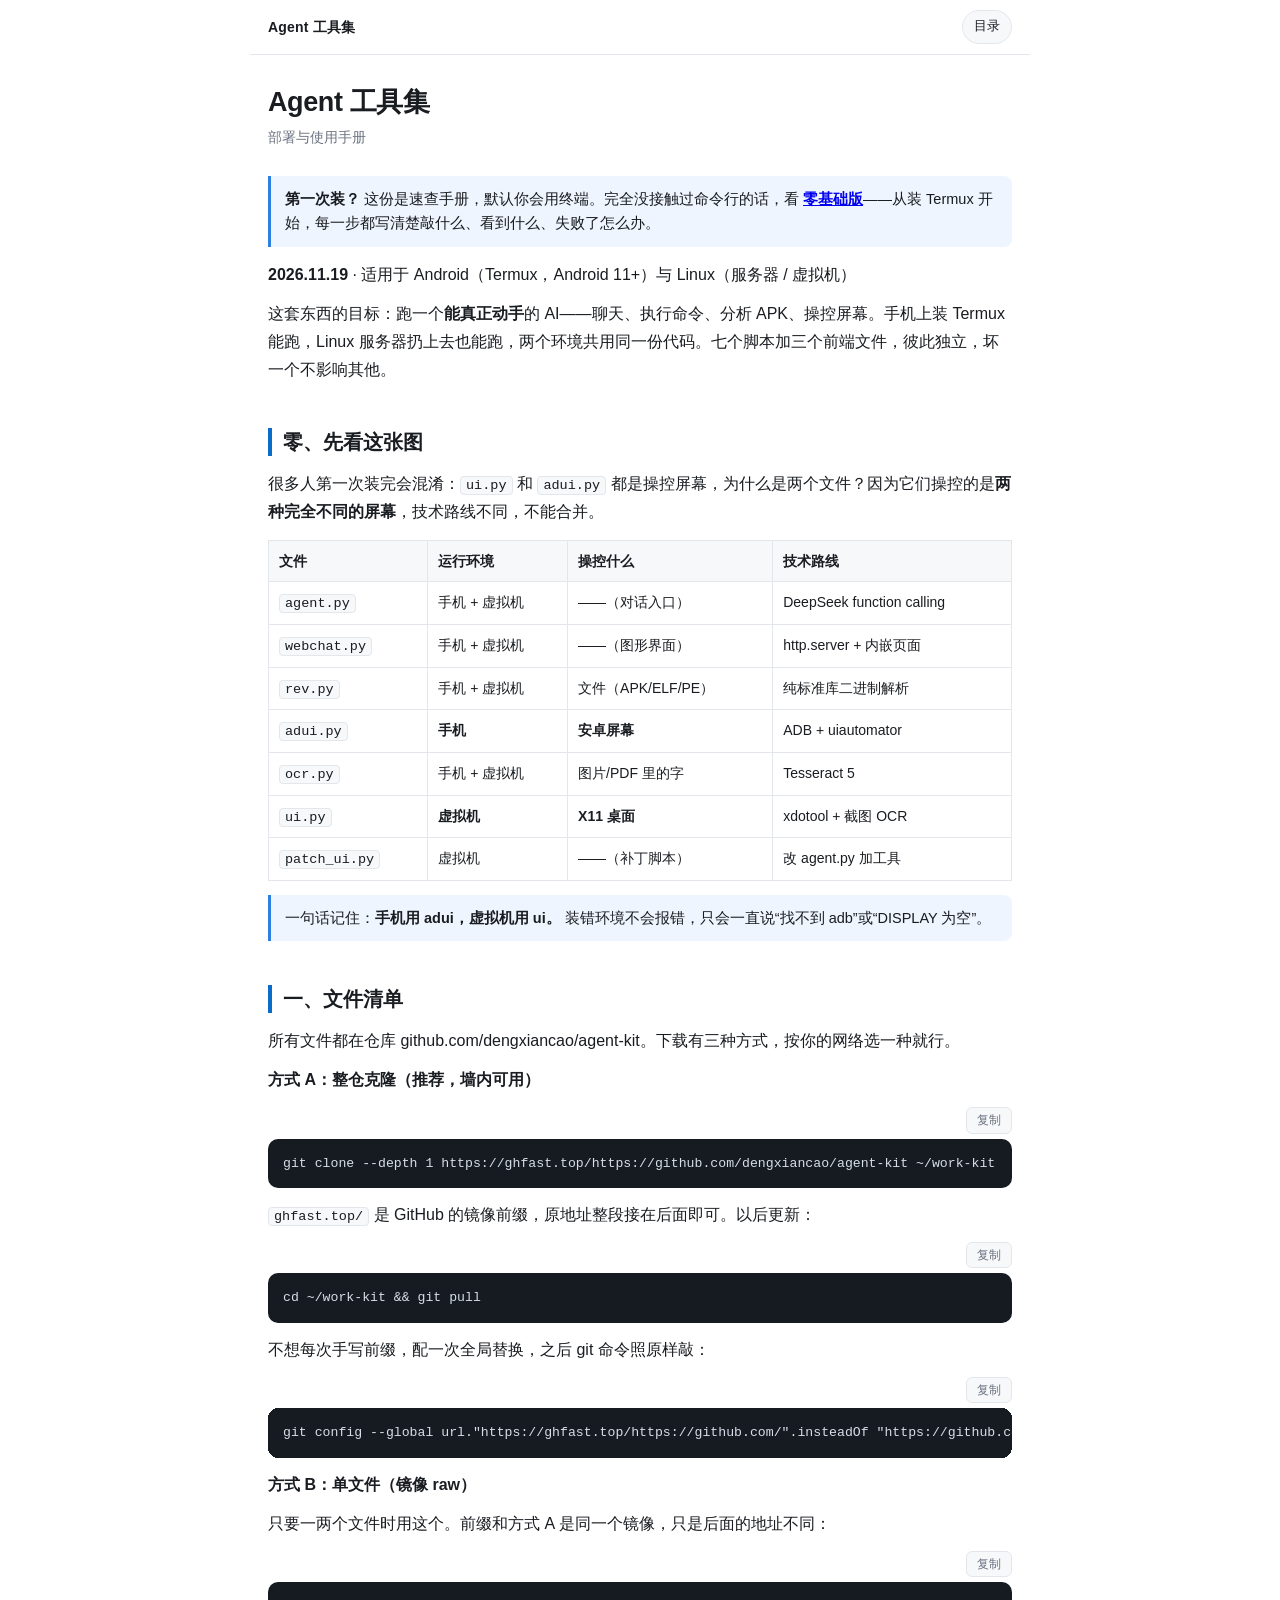
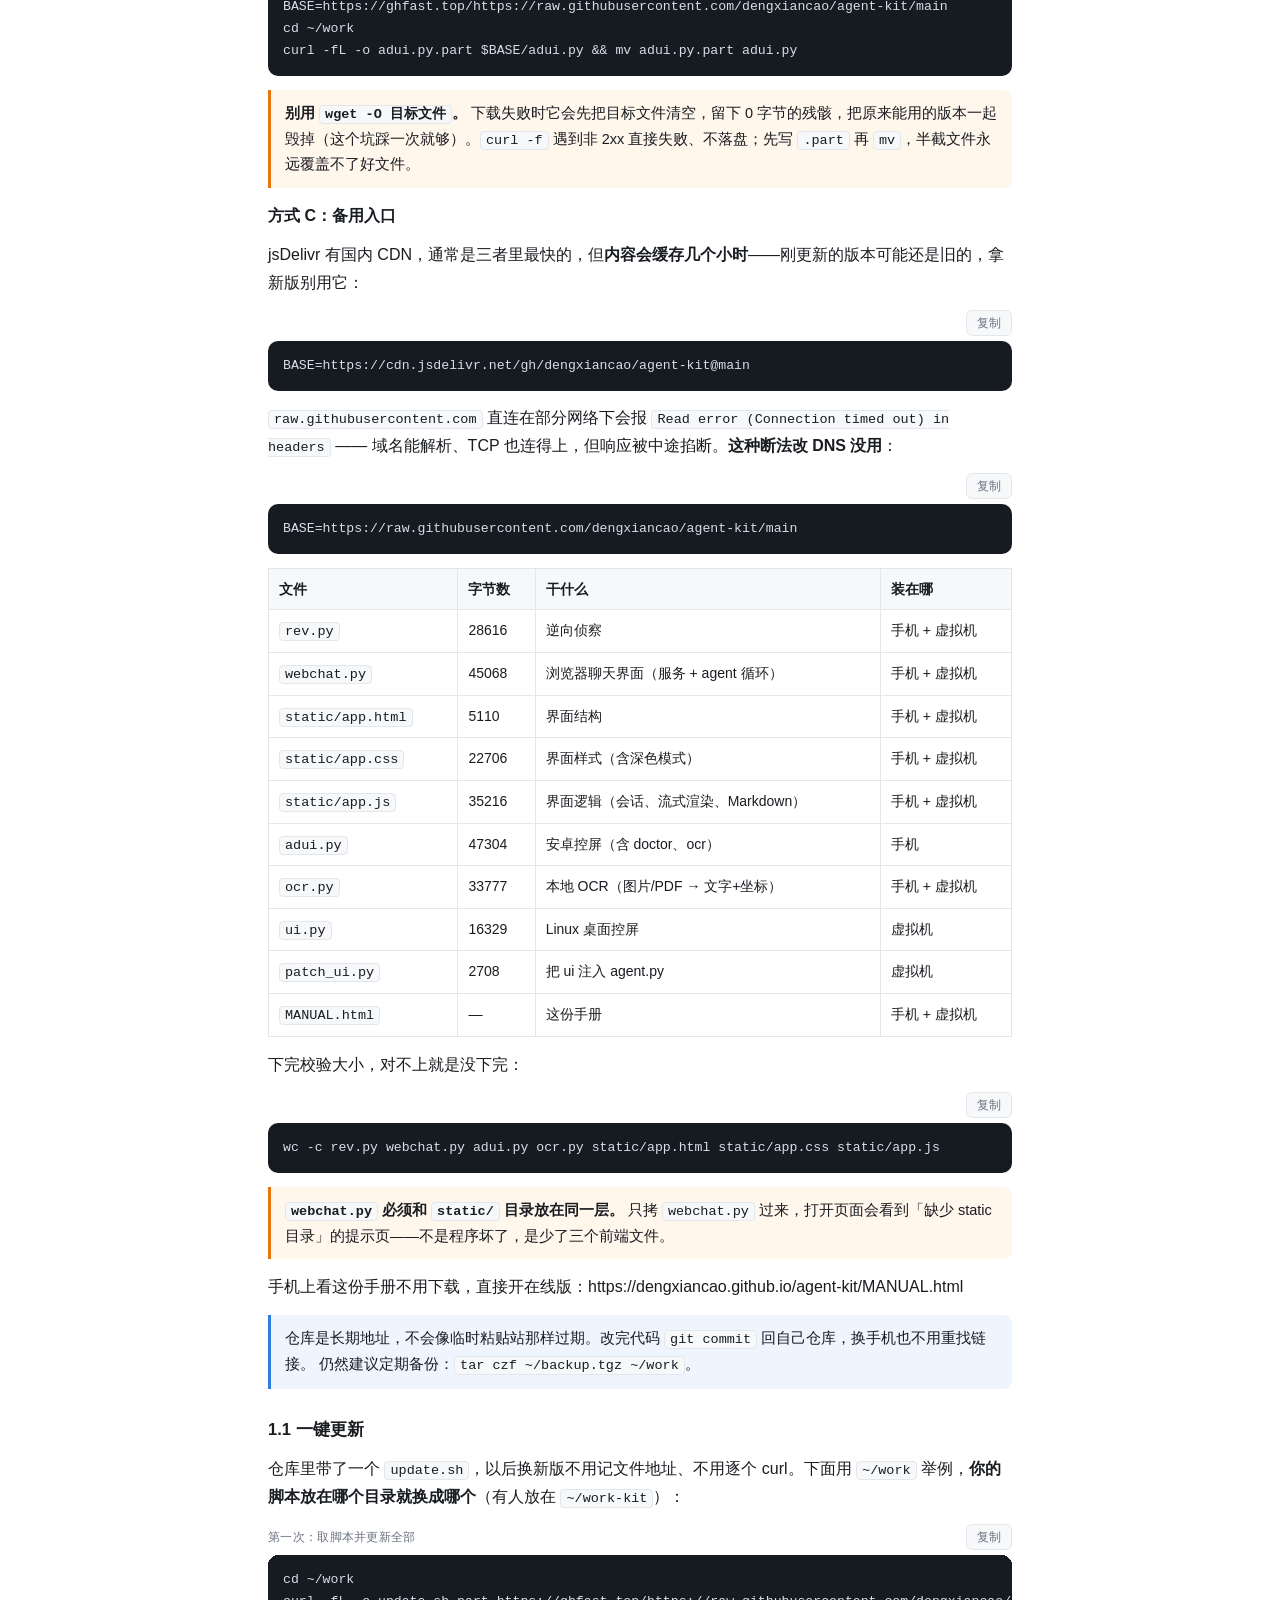
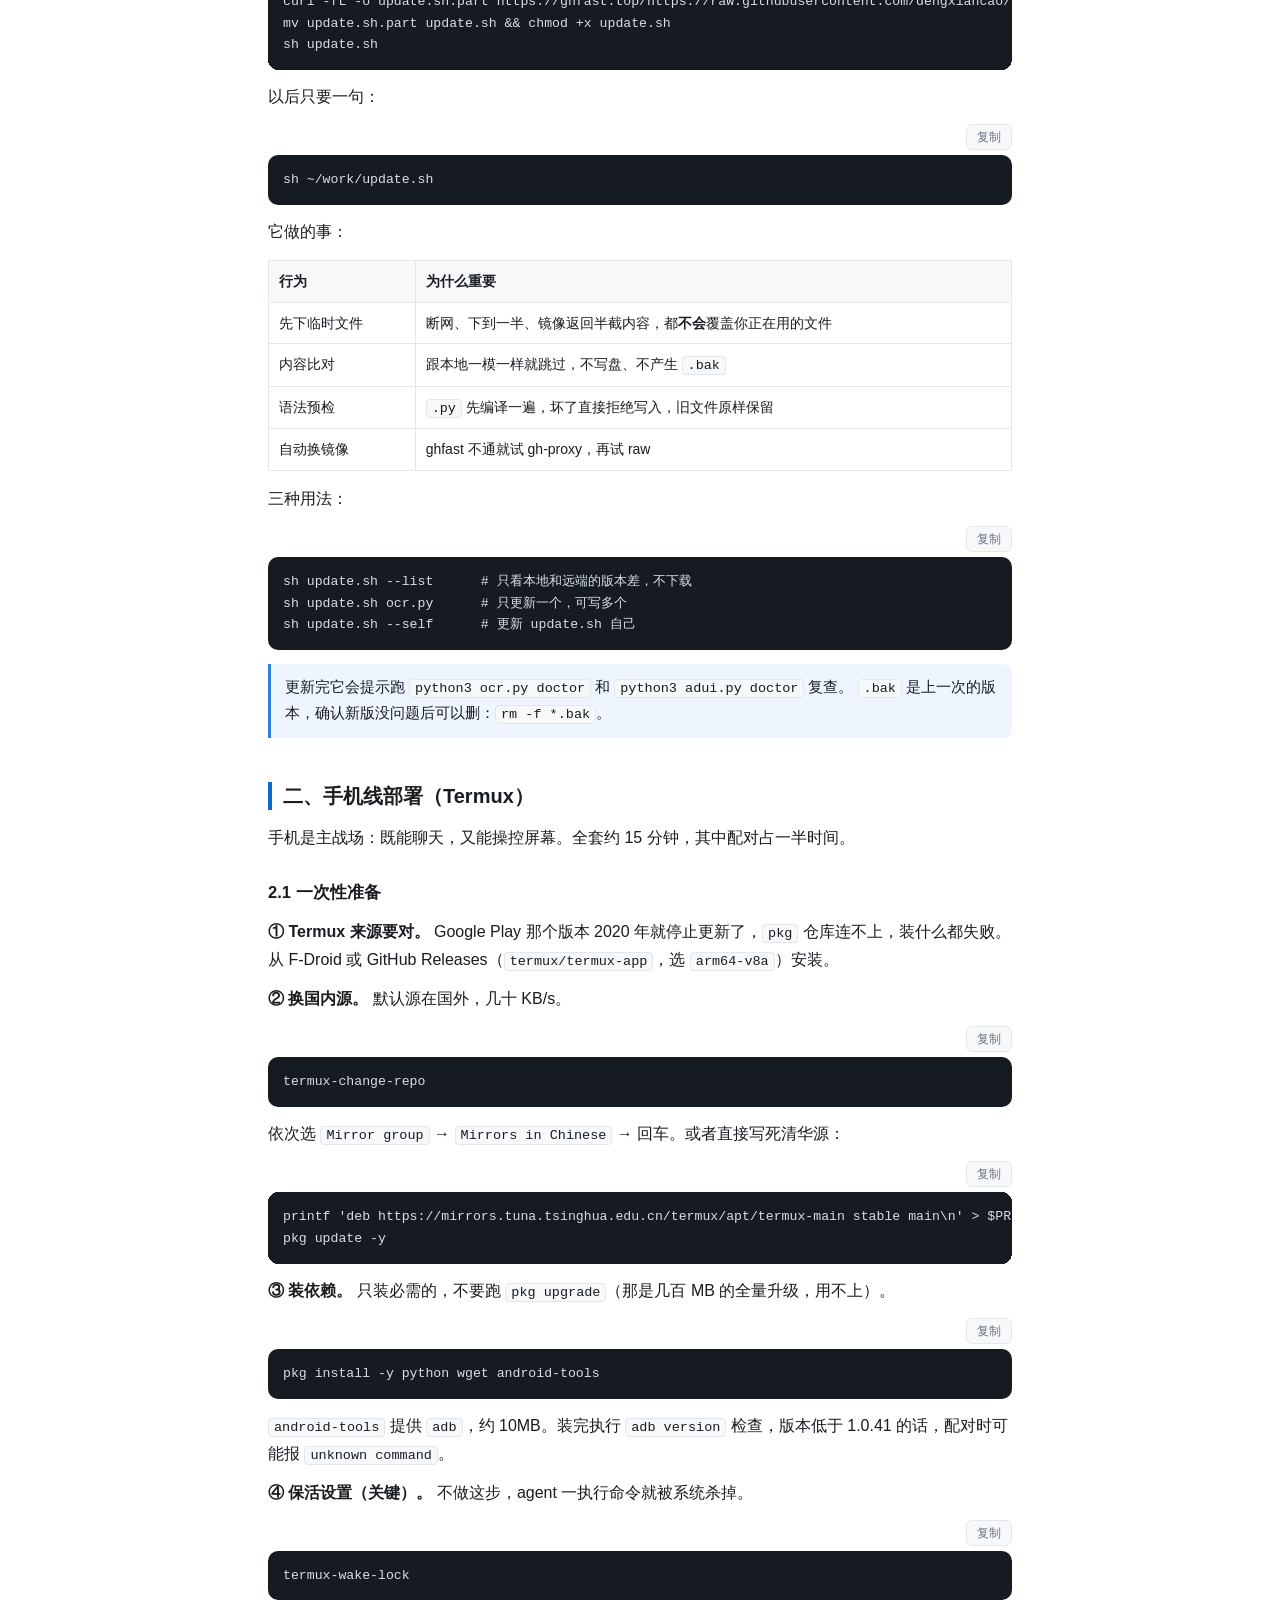
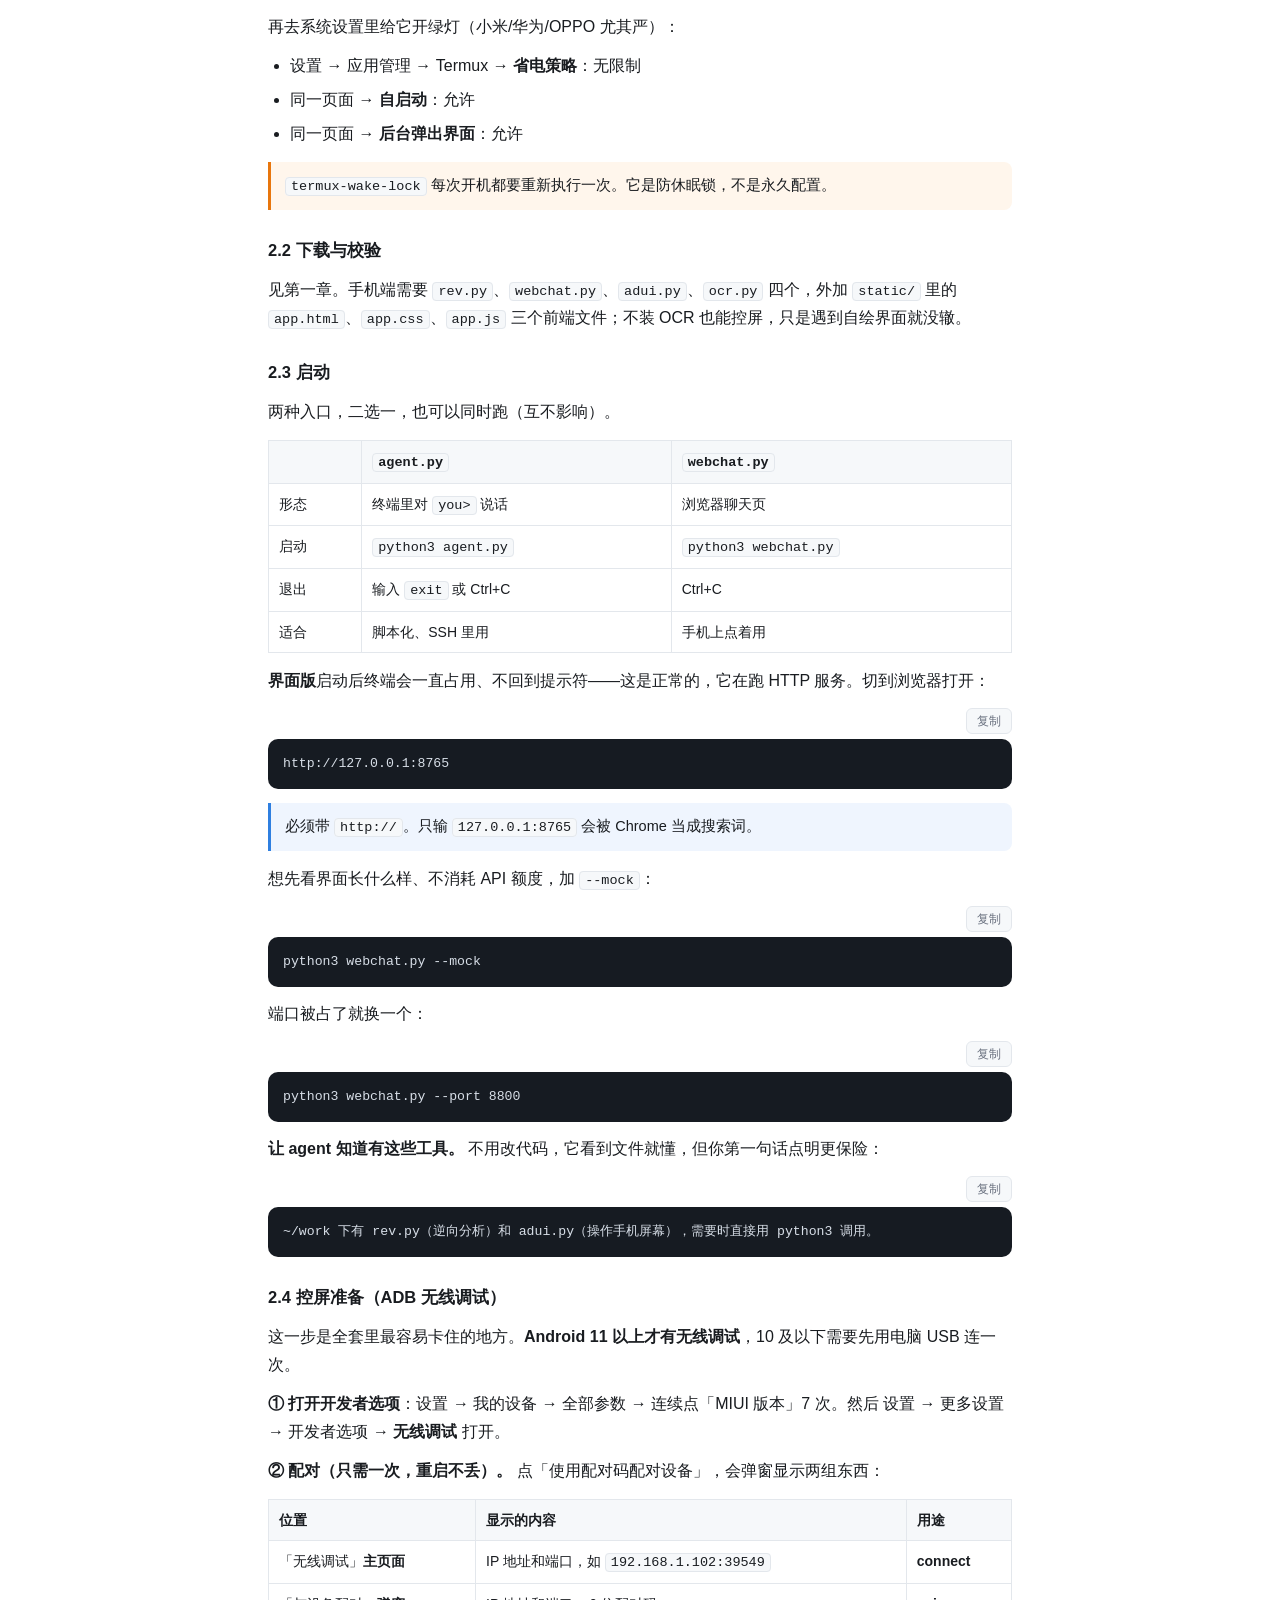
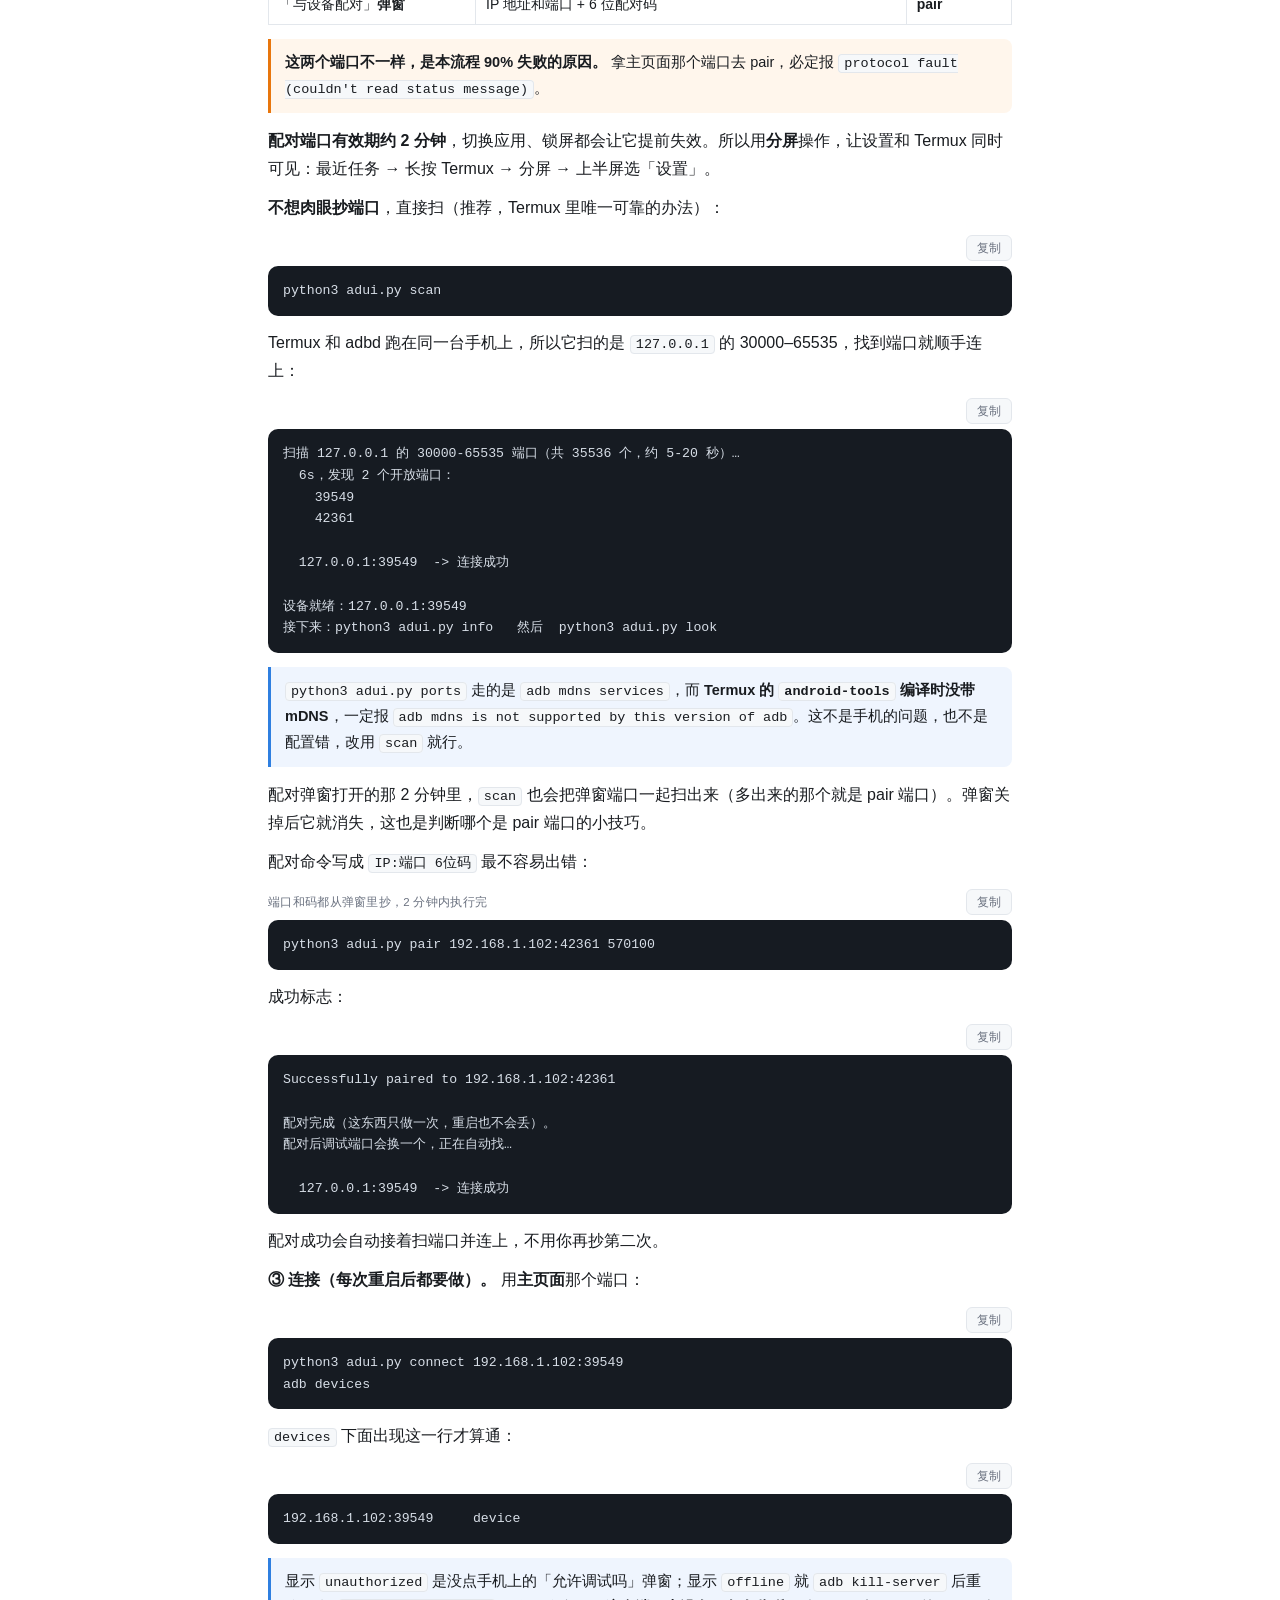
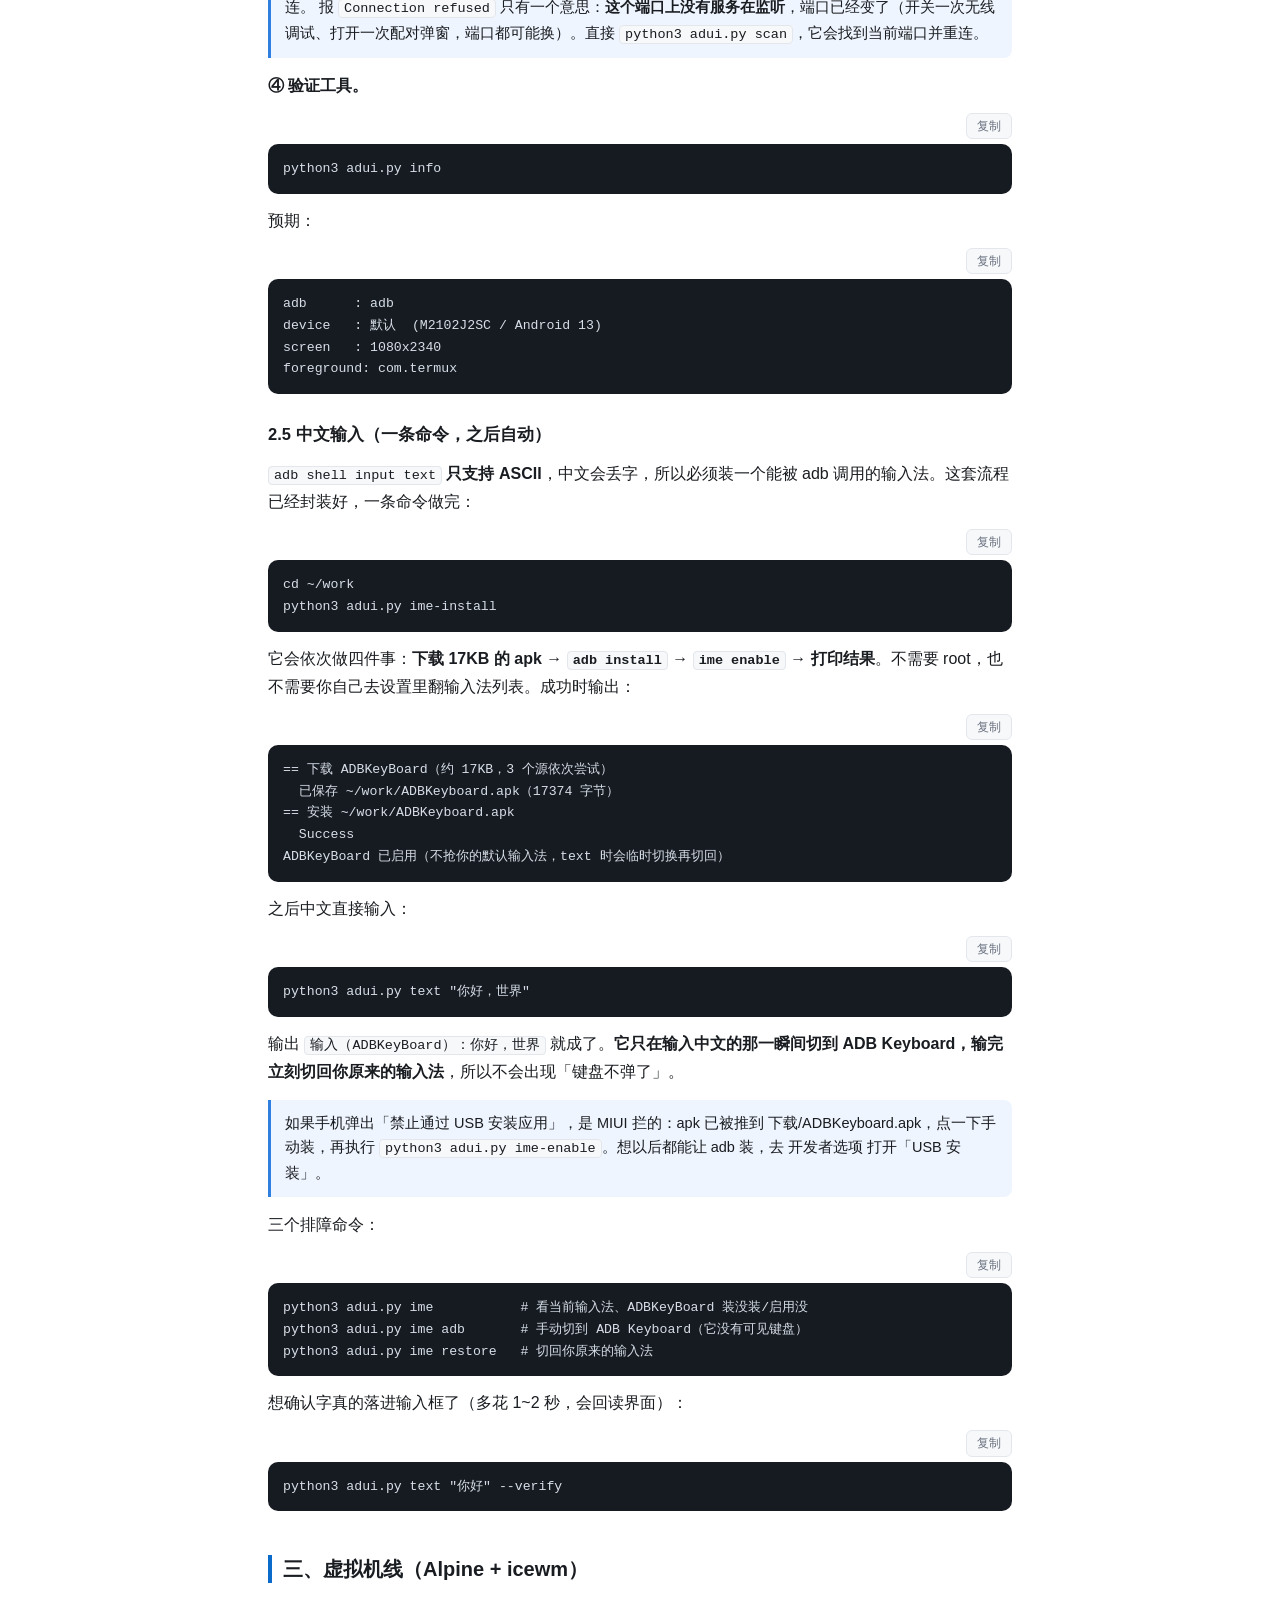
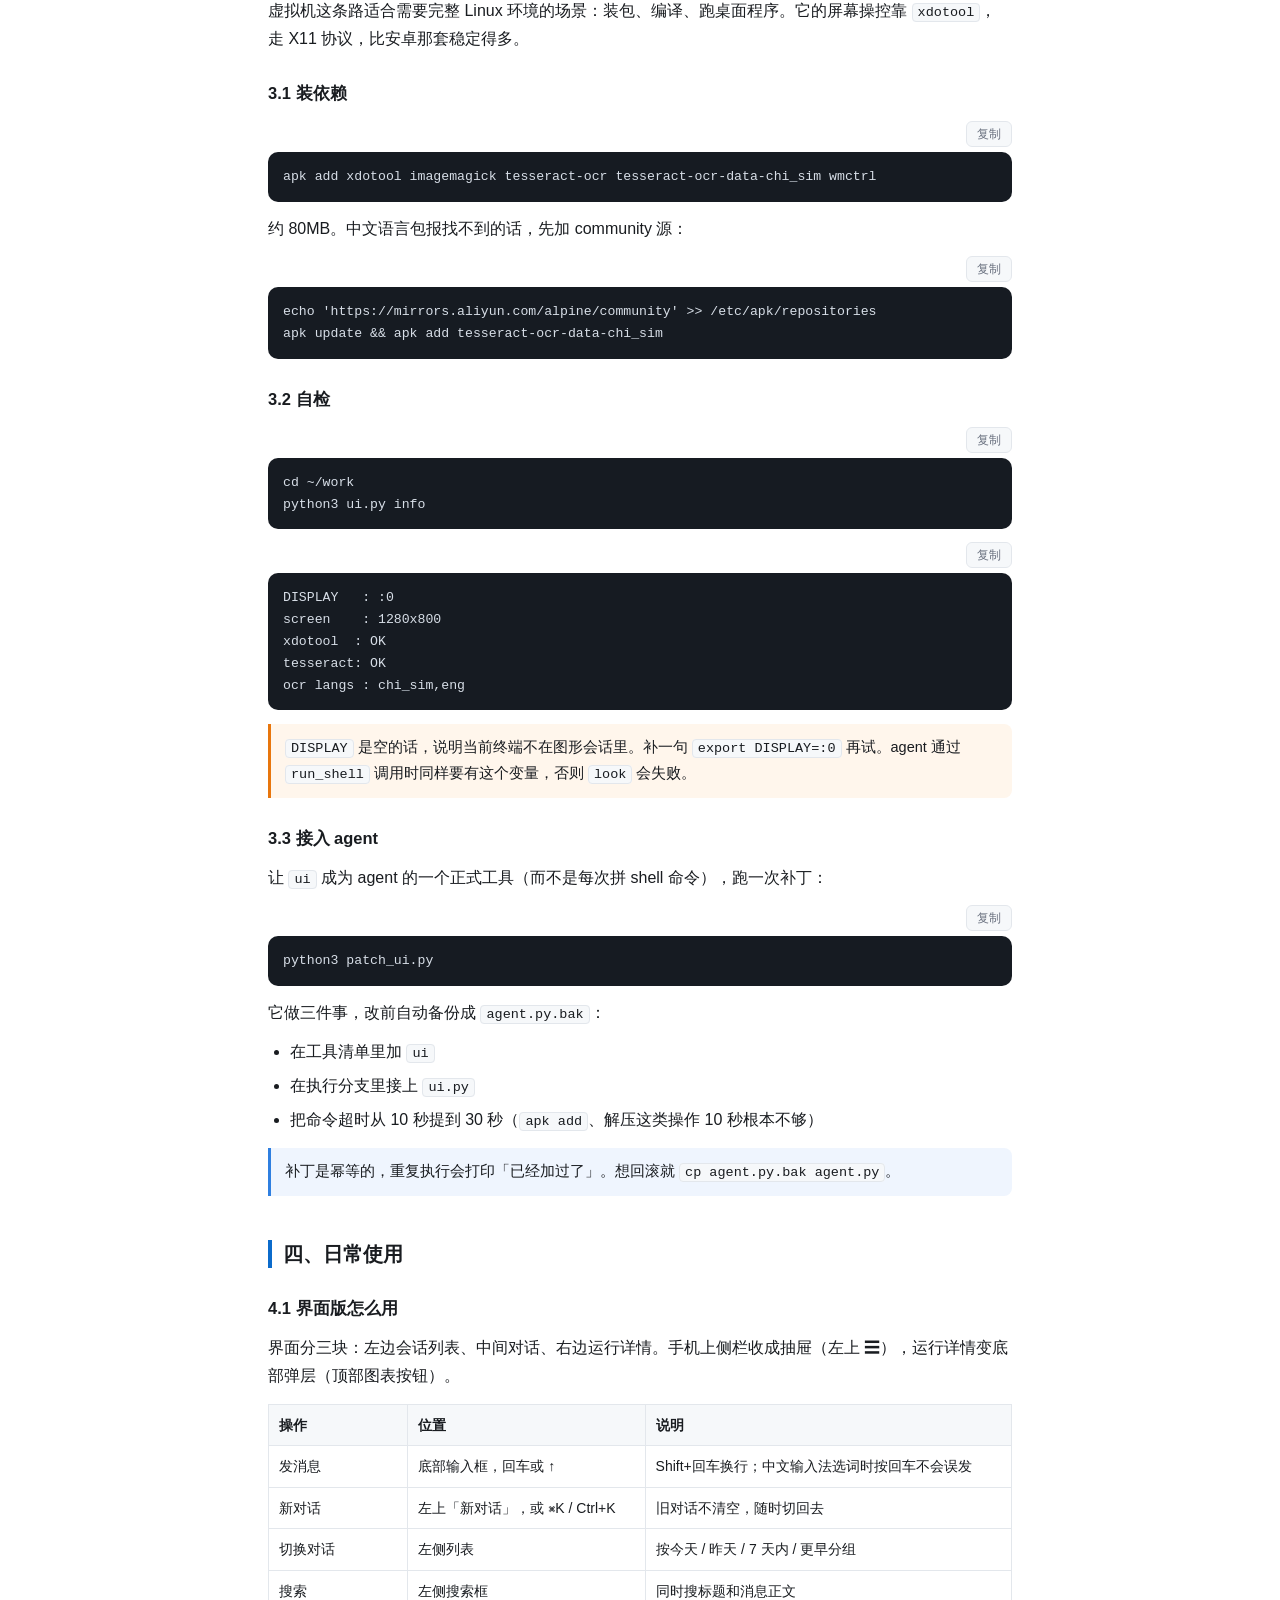
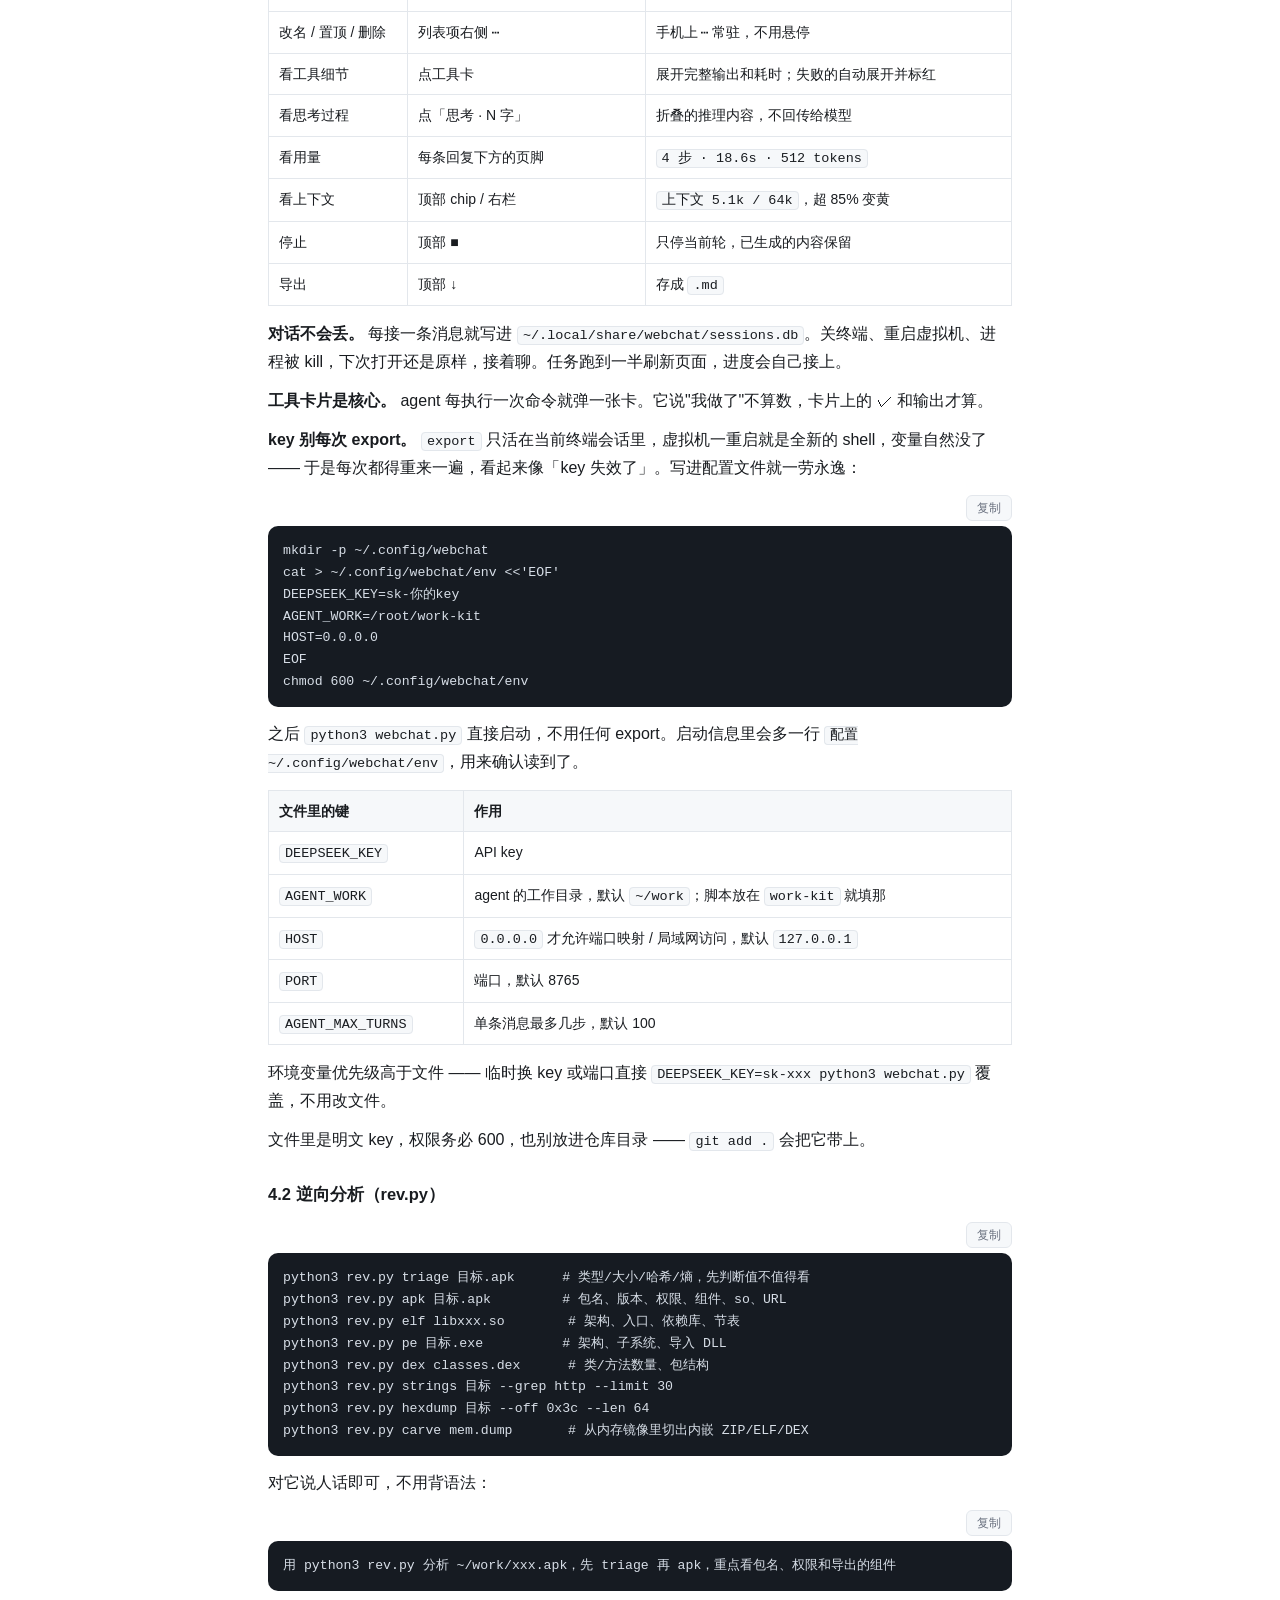
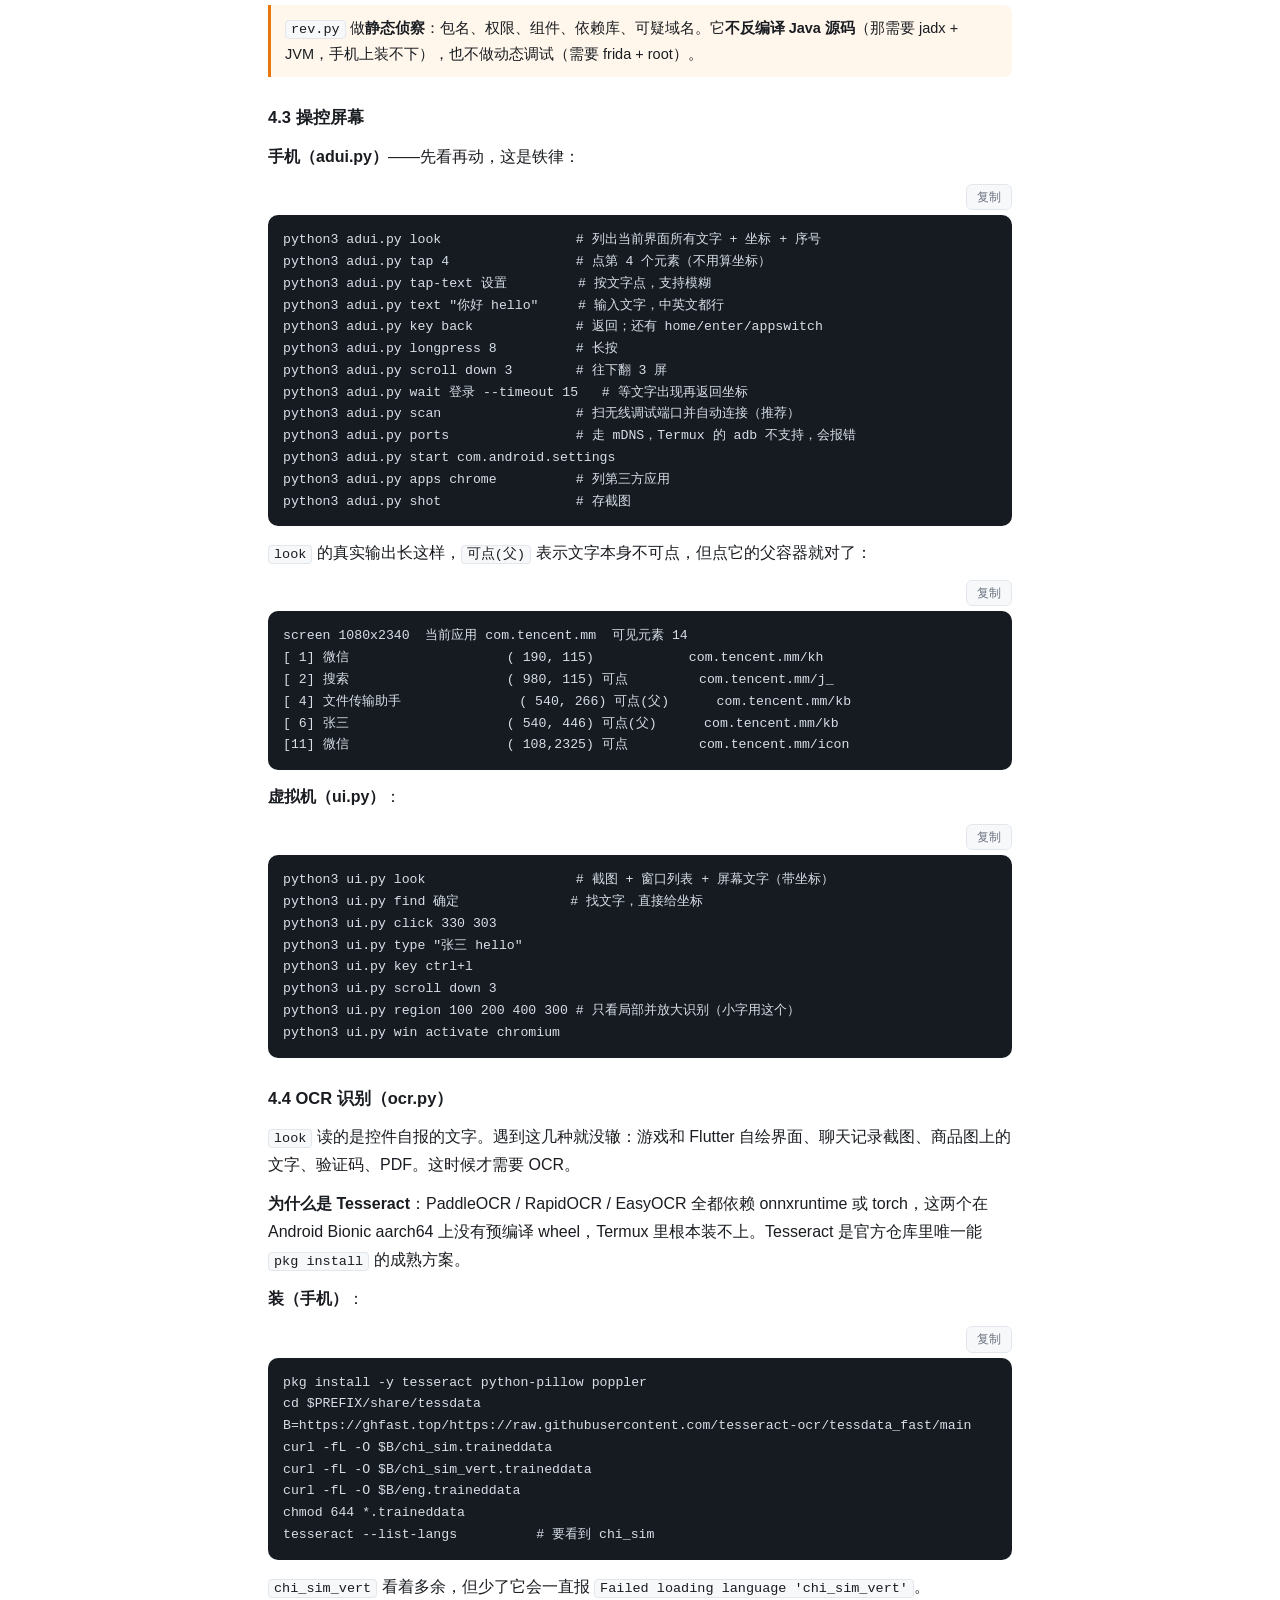
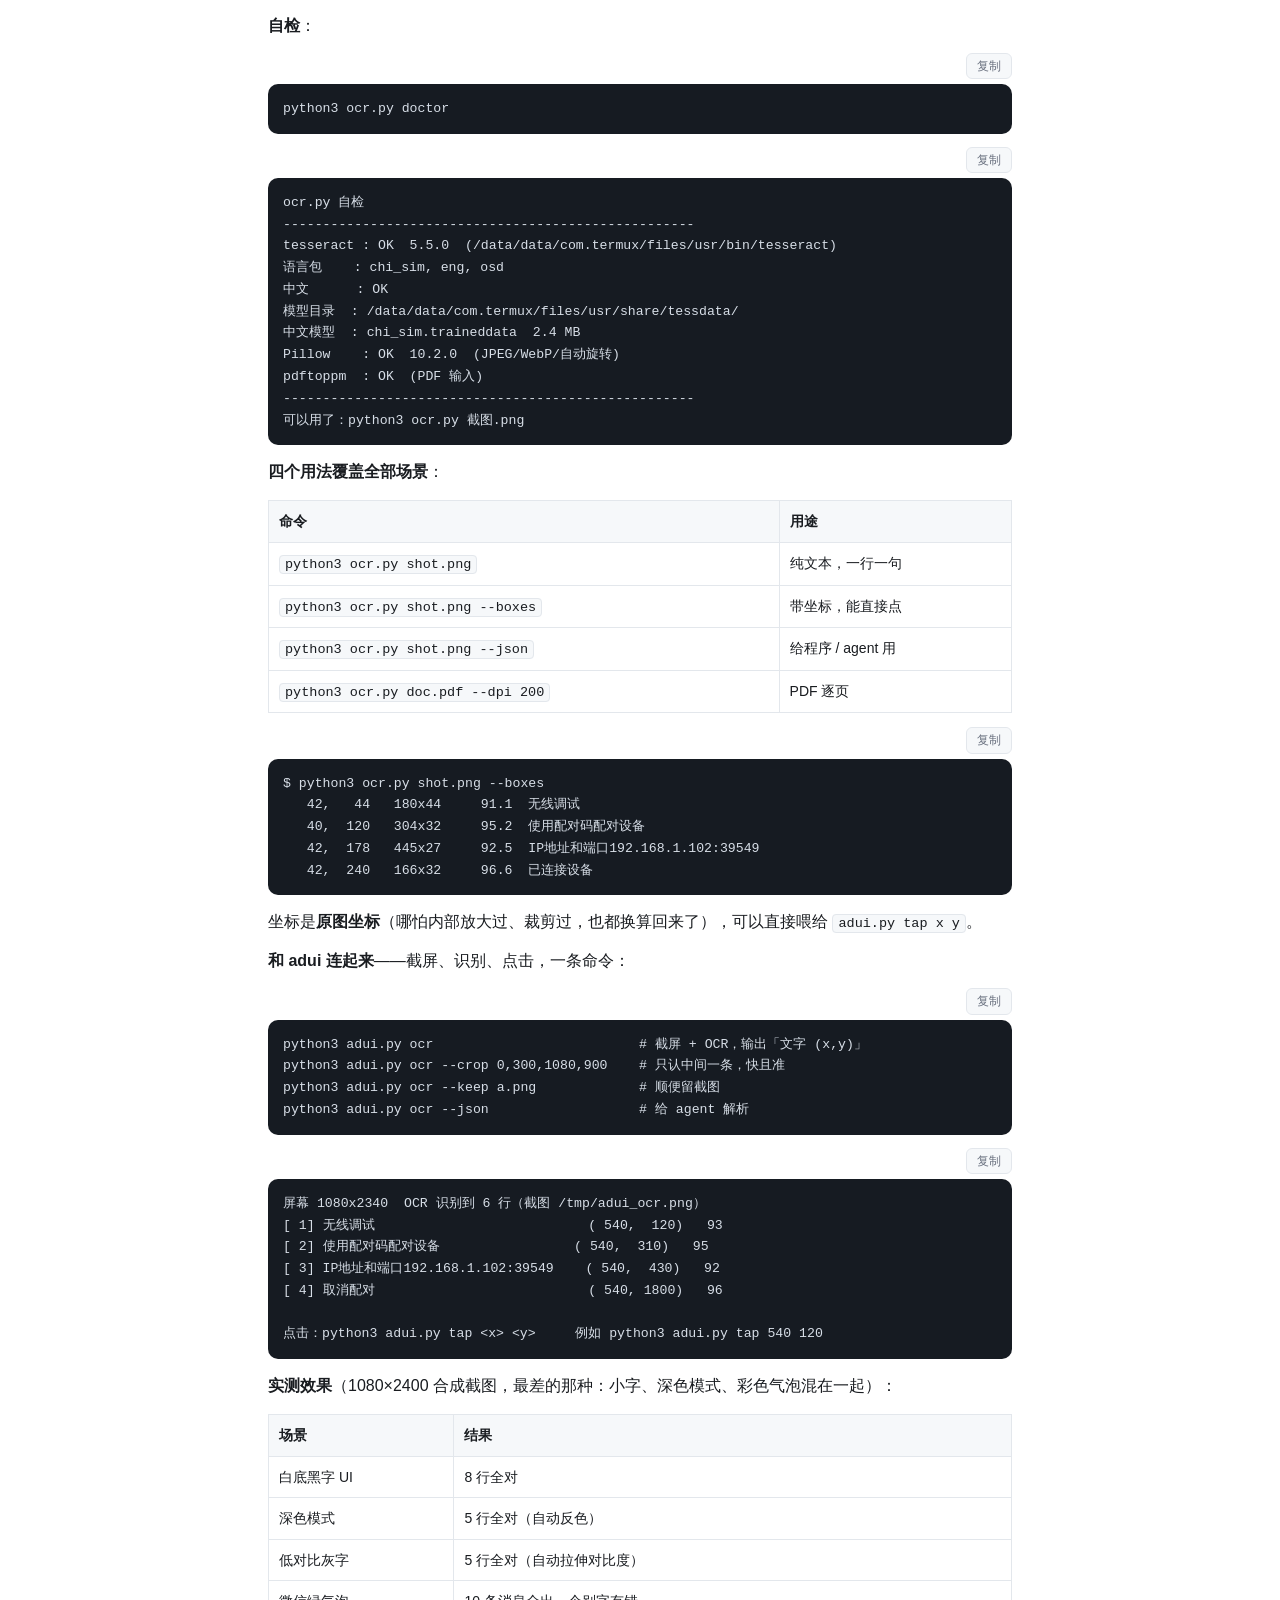
<file: index.html>
<!DOCTYPE html>
<html lang="zh-CN">
<head>
<meta charset="utf-8">
<meta name="viewport" content="width=device-width,initial-scale=1">
<meta http-equiv="refresh" content="0;url=MANUAL.html">
<title>Agent 工具集</title>
<style>
  body{margin:0;min-height:100vh;display:flex;align-items:center;justify-content:center;
       background:#0f1115;color:#e6e8eb;font:16px/1.7 -apple-system,"PingFang SC",system-ui,sans-serif}
  .box{max-width:520px;padding:32px 24px;text-align:center}
  h1{font-size:20px;margin:0 0 12px}
  p{color:#9aa4b2;margin:0 0 18px}
  a{display:inline-block;margin:6px 8px;padding:10px 18px;border-radius:10px;
    background:#2563eb;color:#fff;text-decoration:none}
  a.ghost{background:#1b2028;color:#c9d1d9;border:1px solid #2a3038}
</style>
</head>
<body>
<div class="box">
  <h1>Agent 工具集</h1>
  <p>正在跳转到使用手册… 没有自动跳转就点下面的按钮。</p>
  <a href="MANUAL.html">打开使用手册</a>
  <a class="ghost" href="DEPLOY-UBUNTU.html">Ubuntu 部署手册</a>
  <a class="ghost" href="https://github.com/dengxiancao/agent-kit">仓库源码</a>
</div>
</body>
</html>
</file>
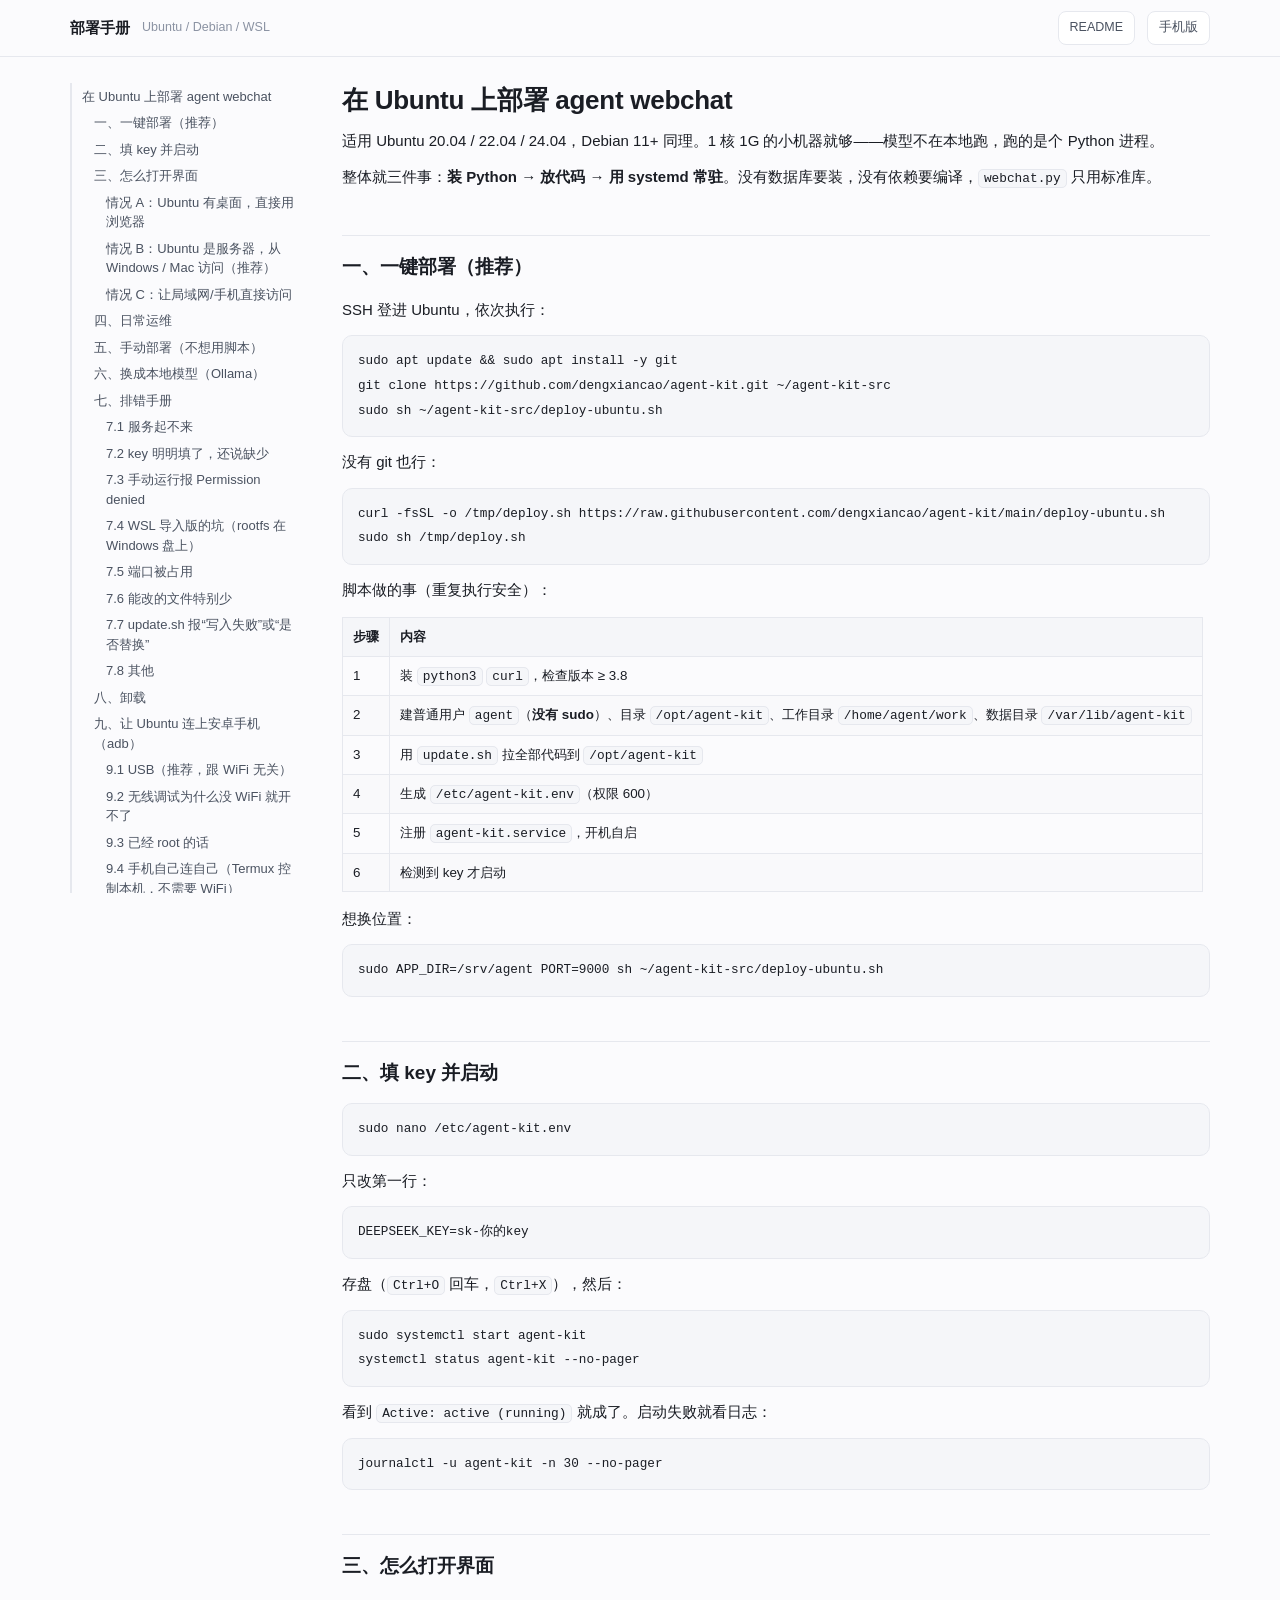
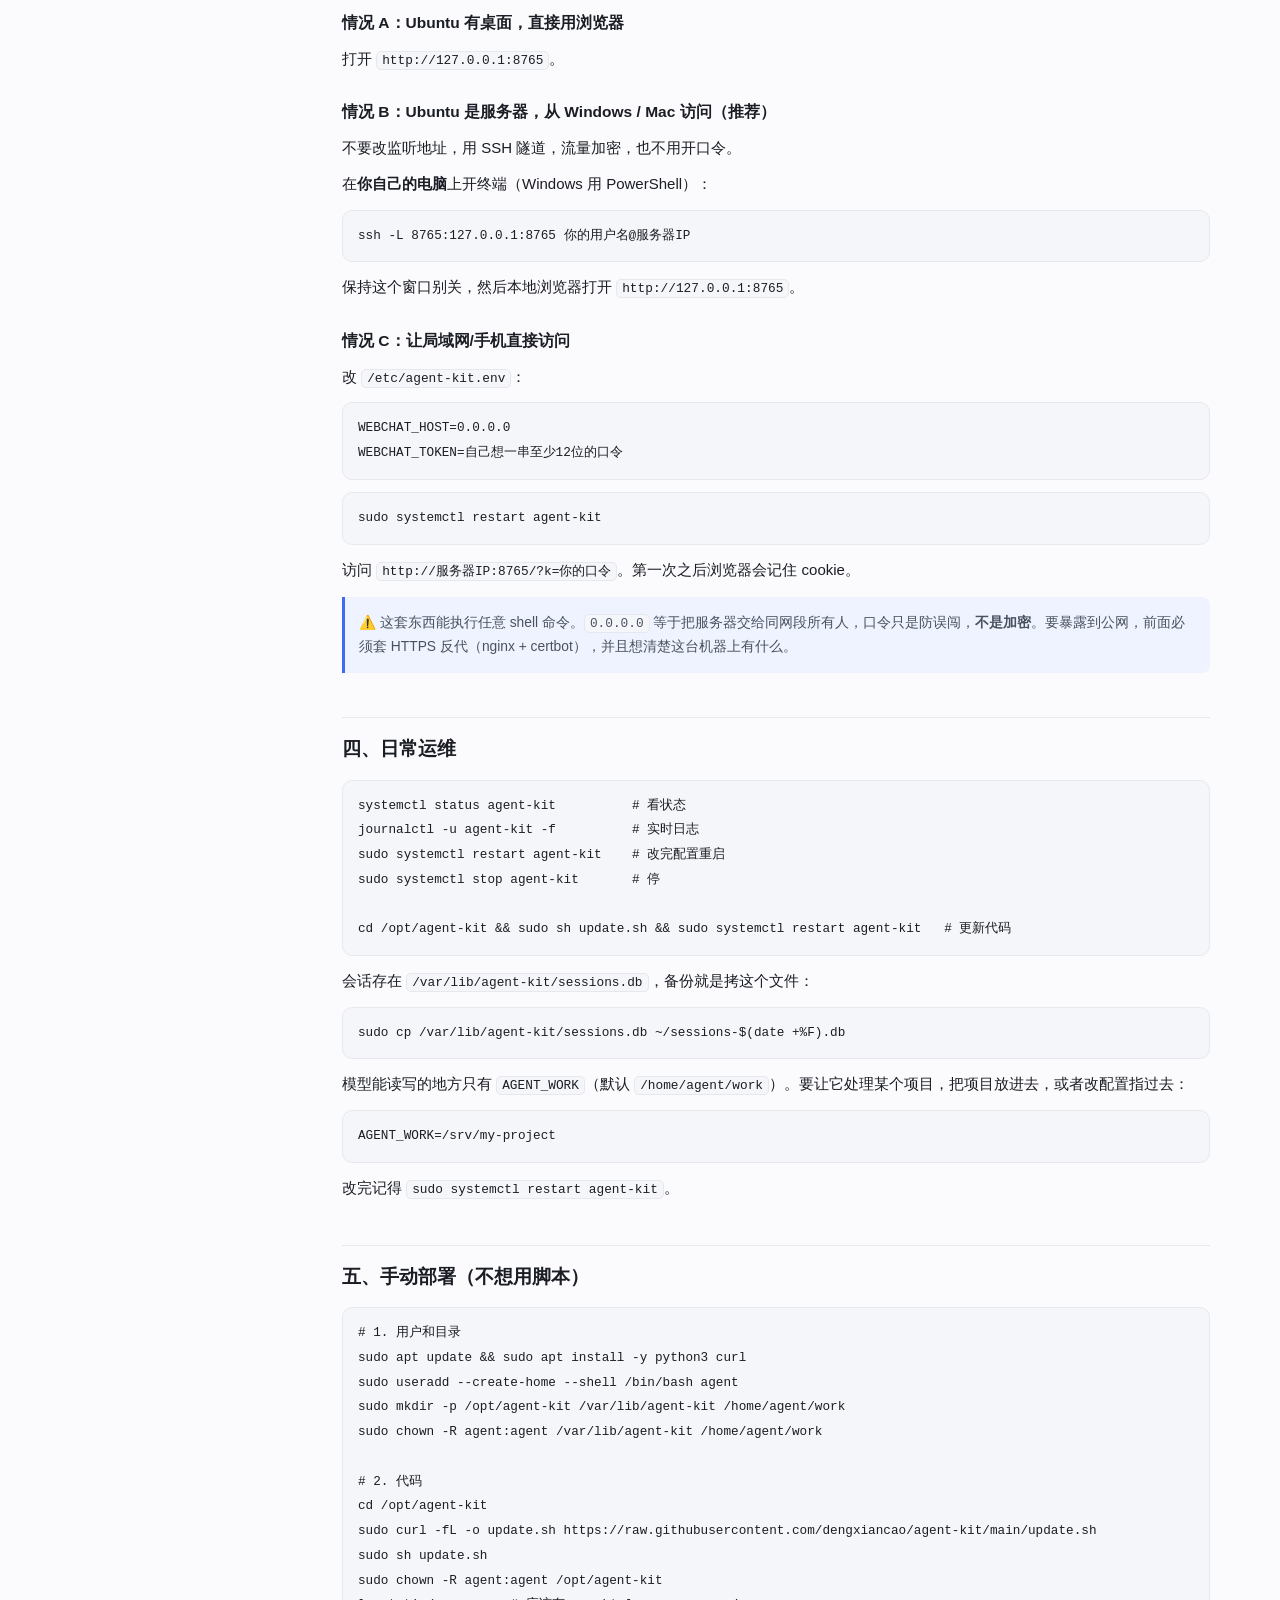
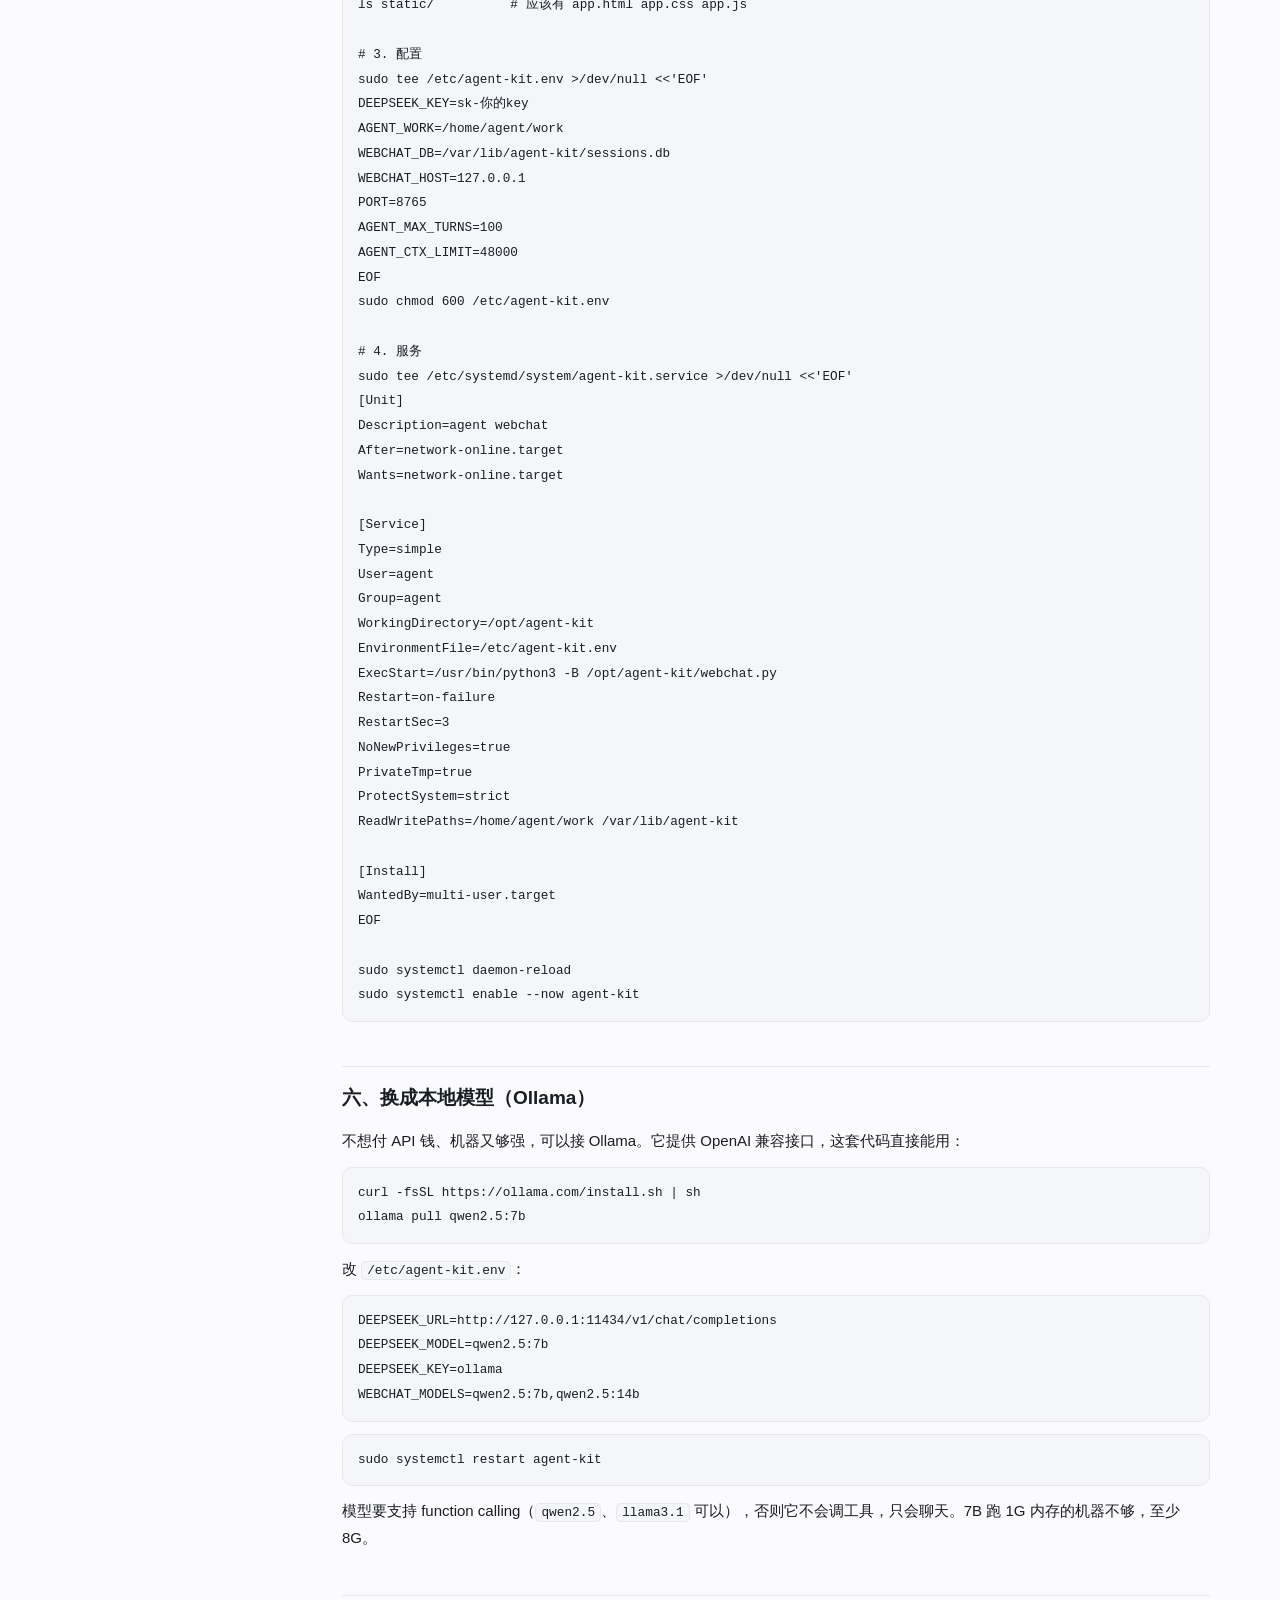
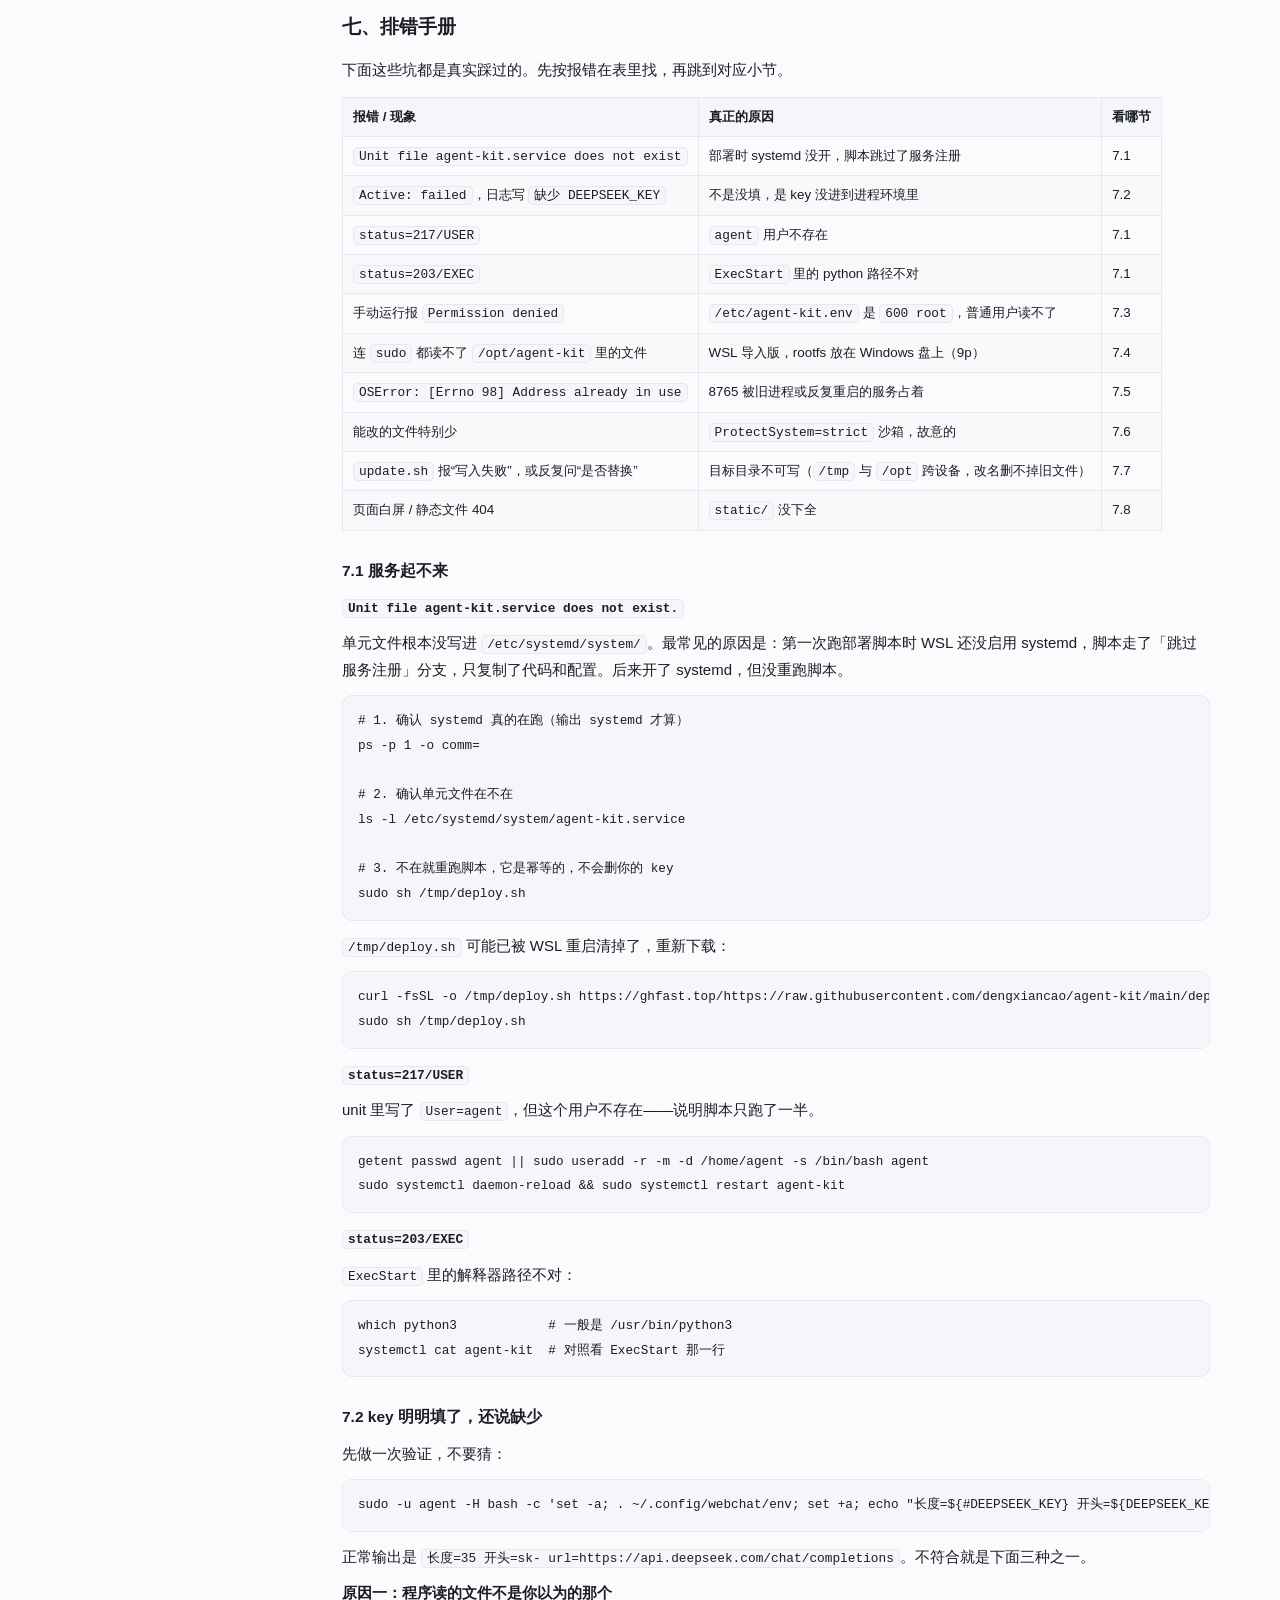
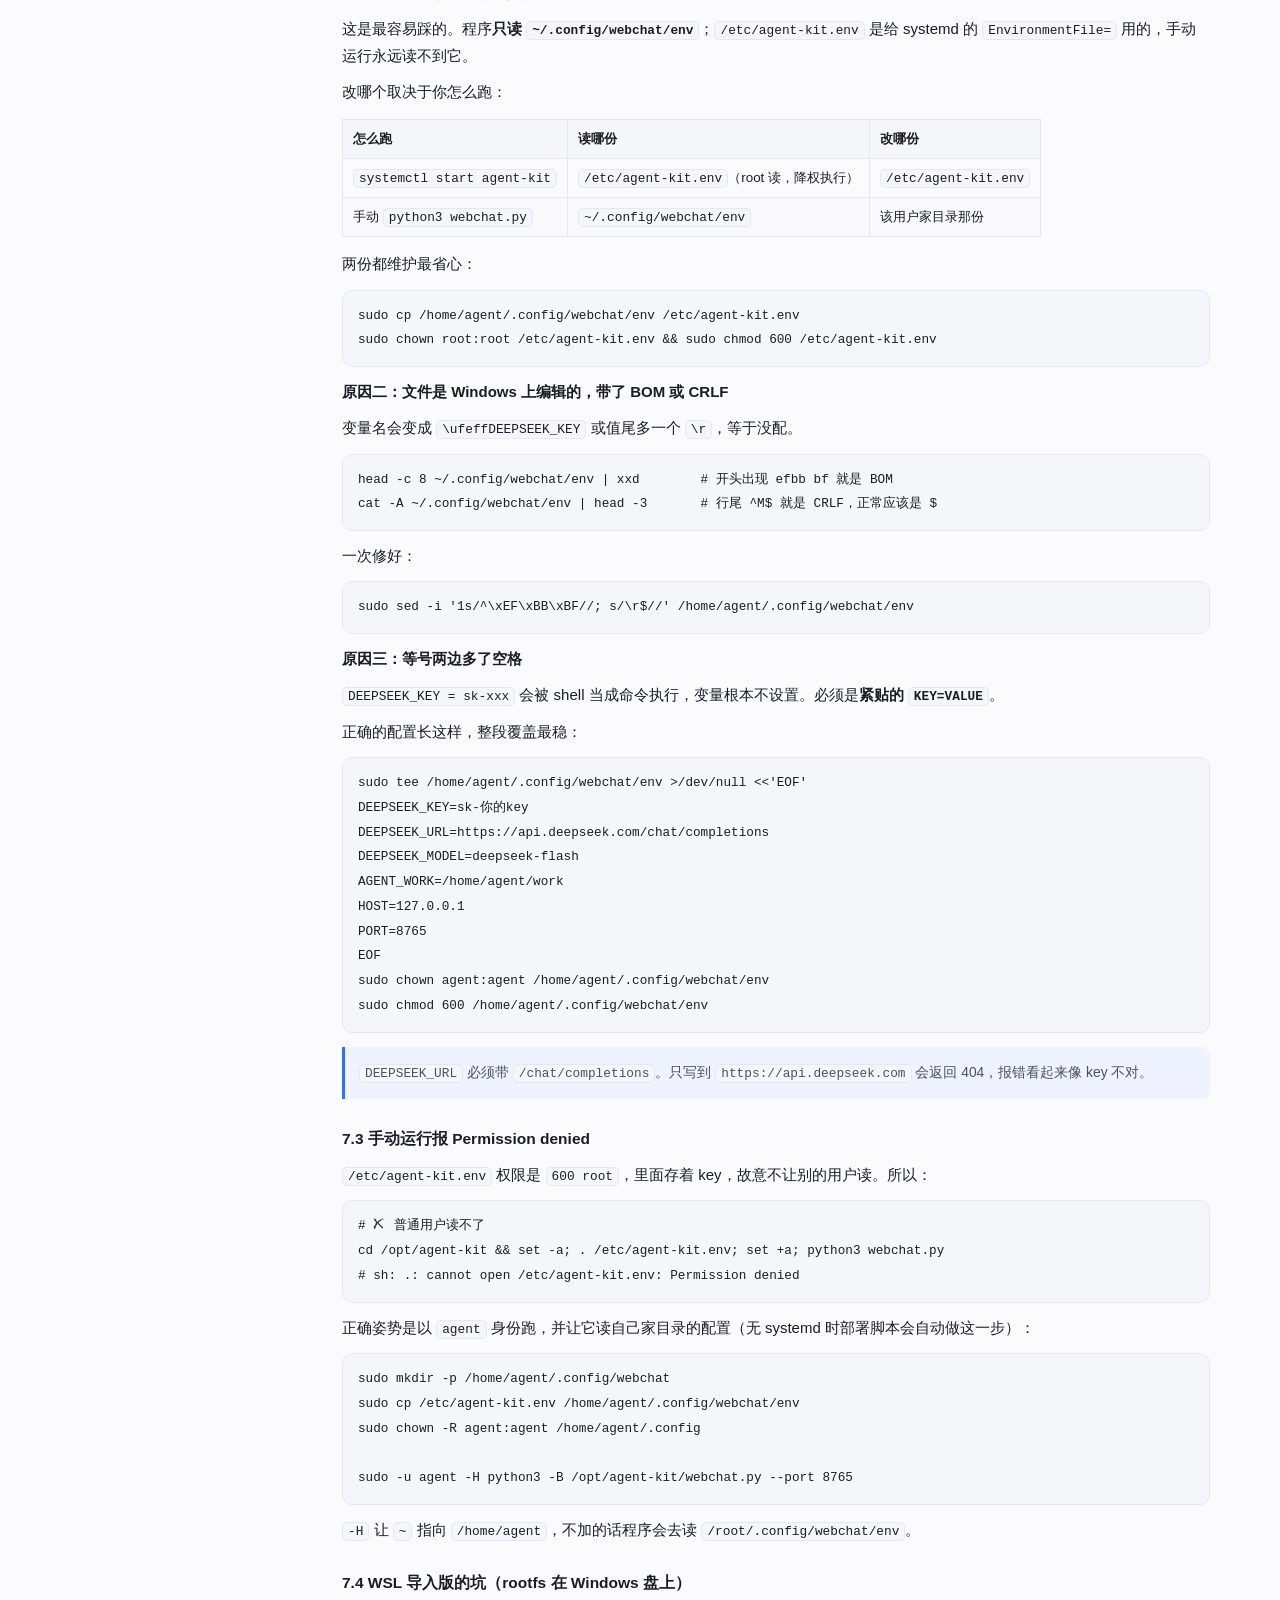
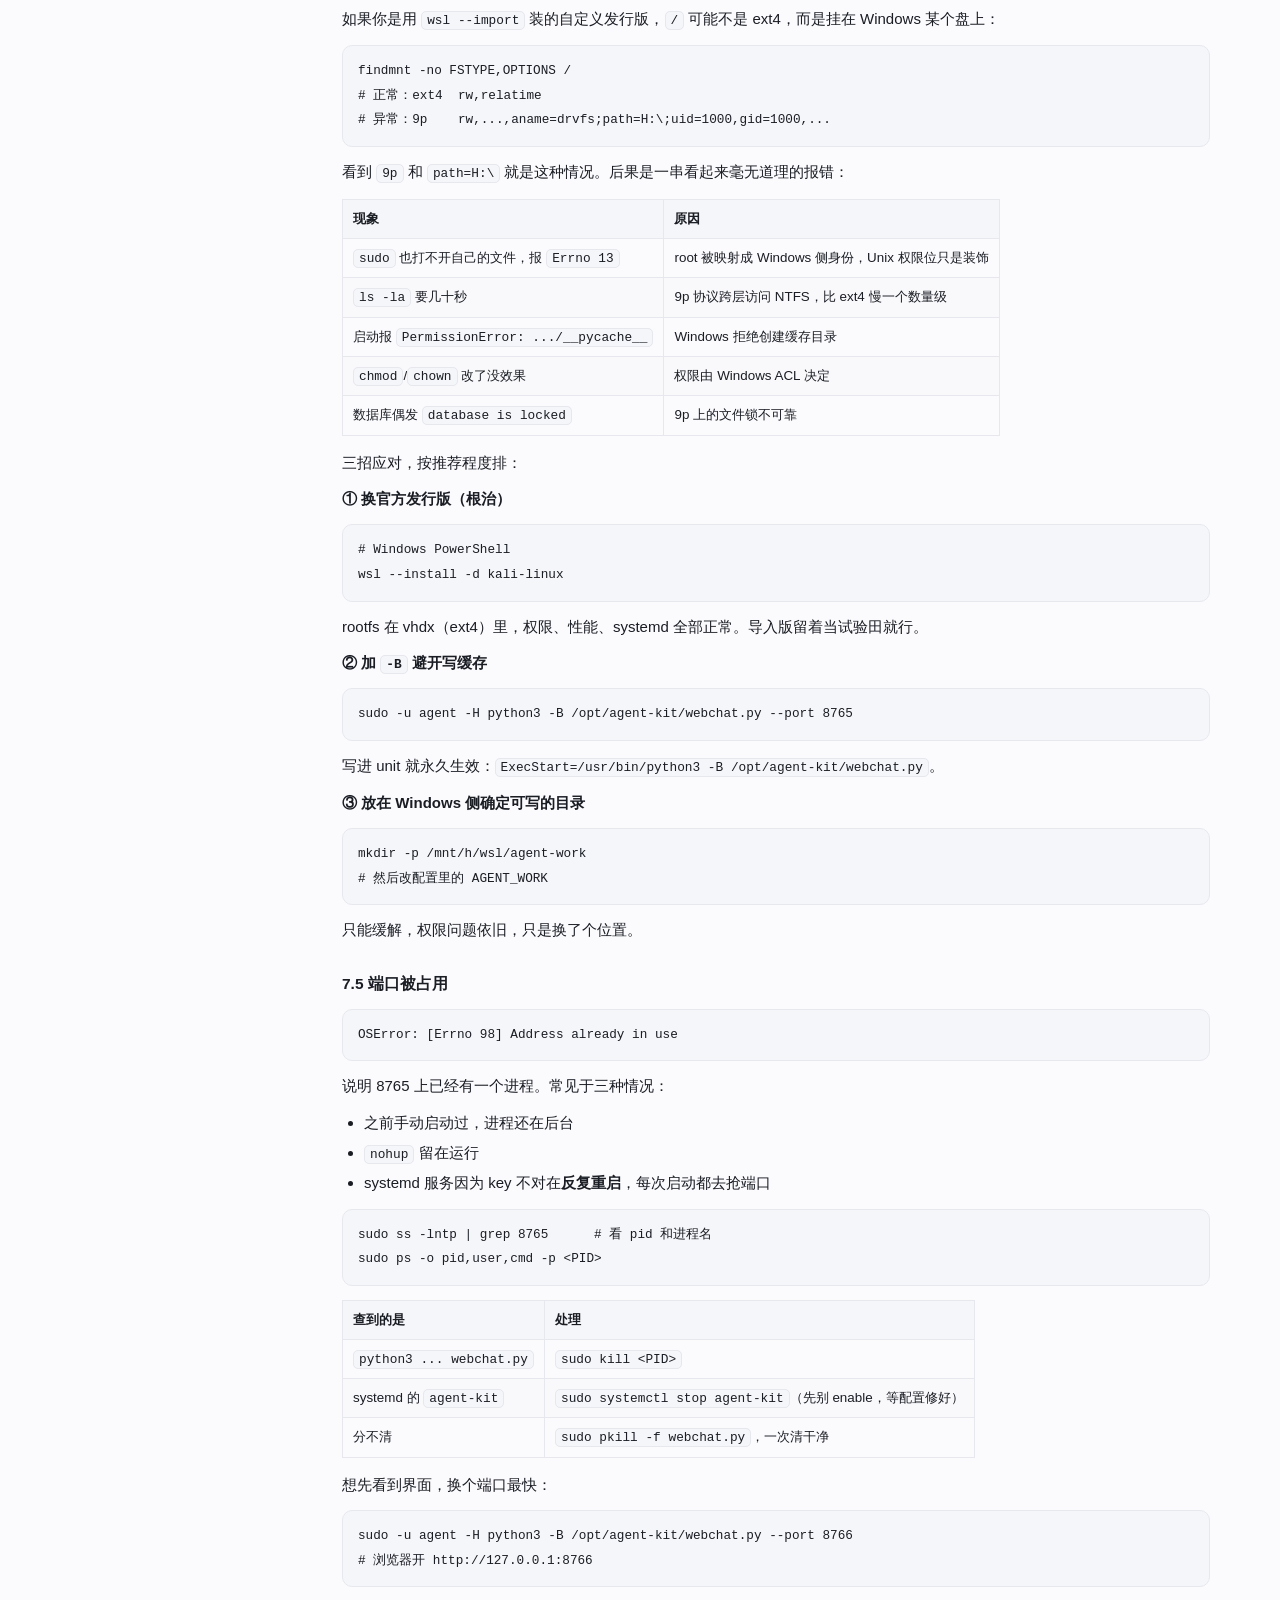
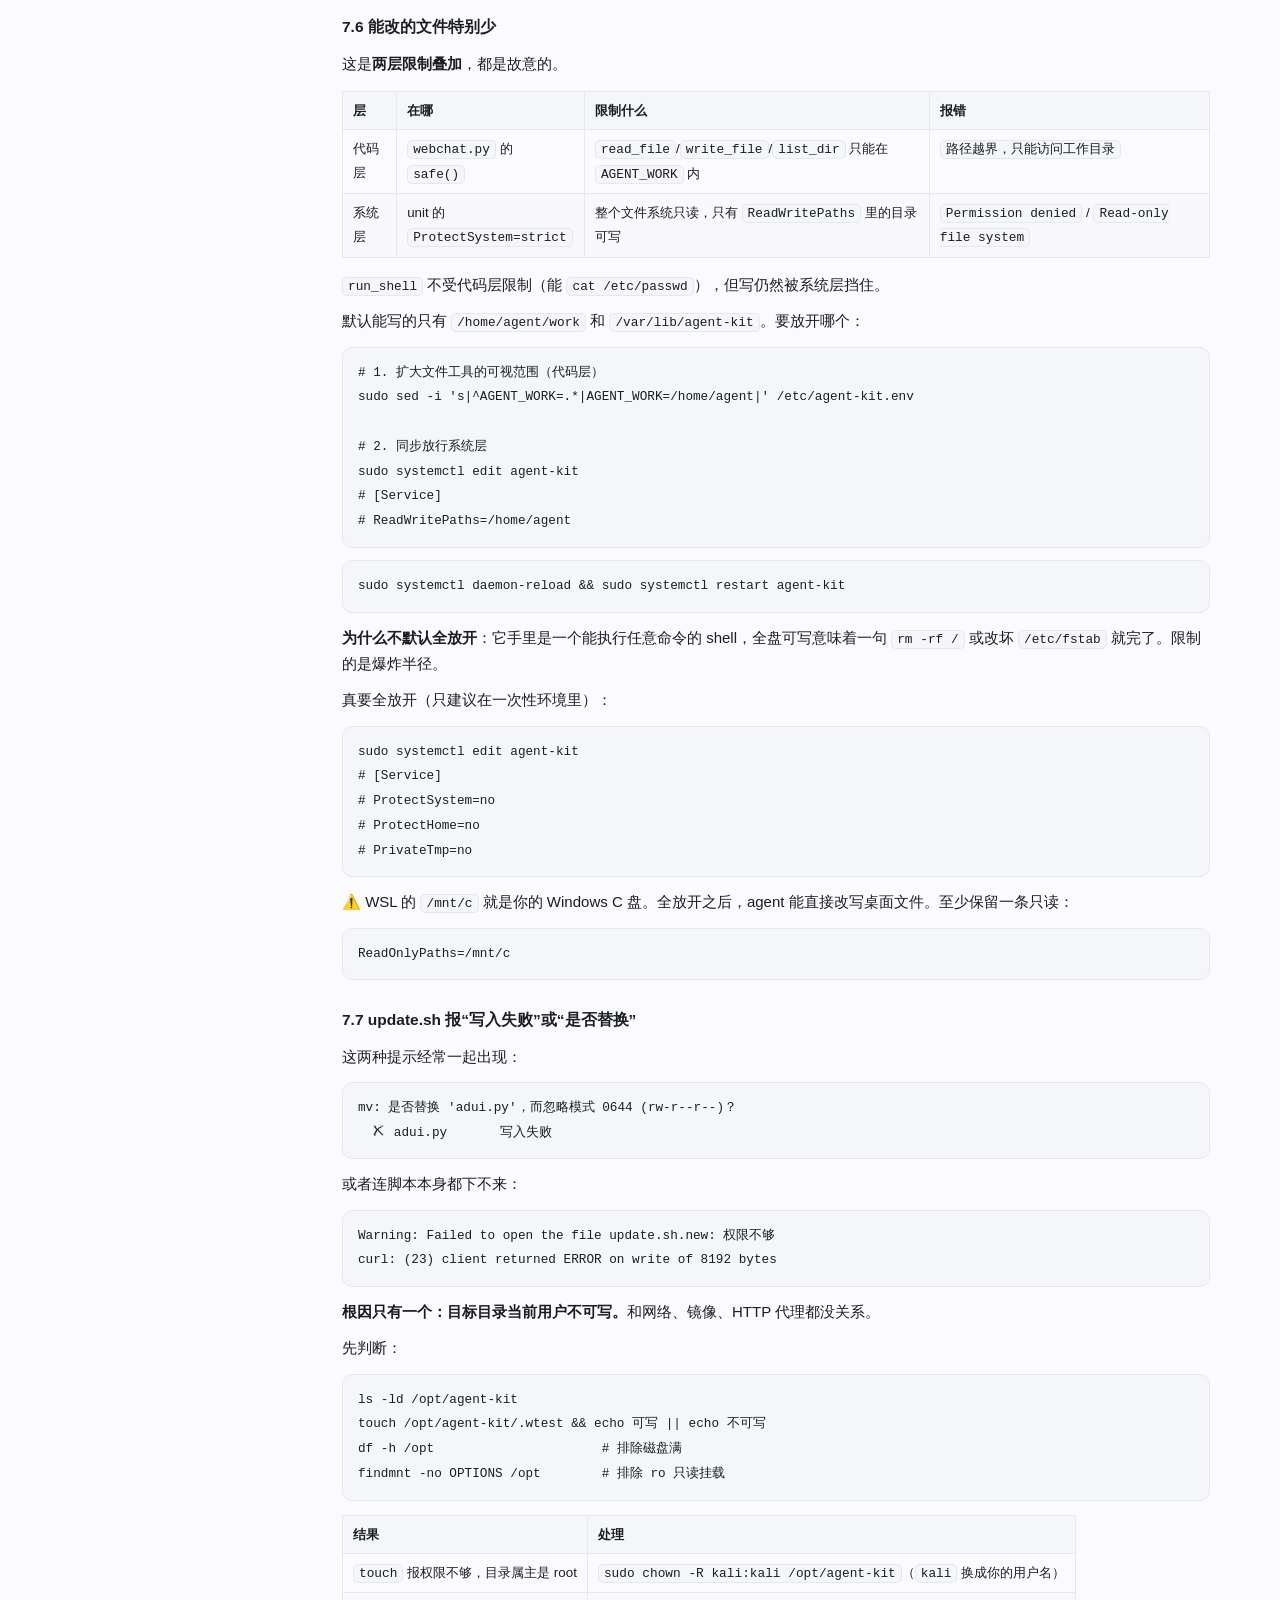
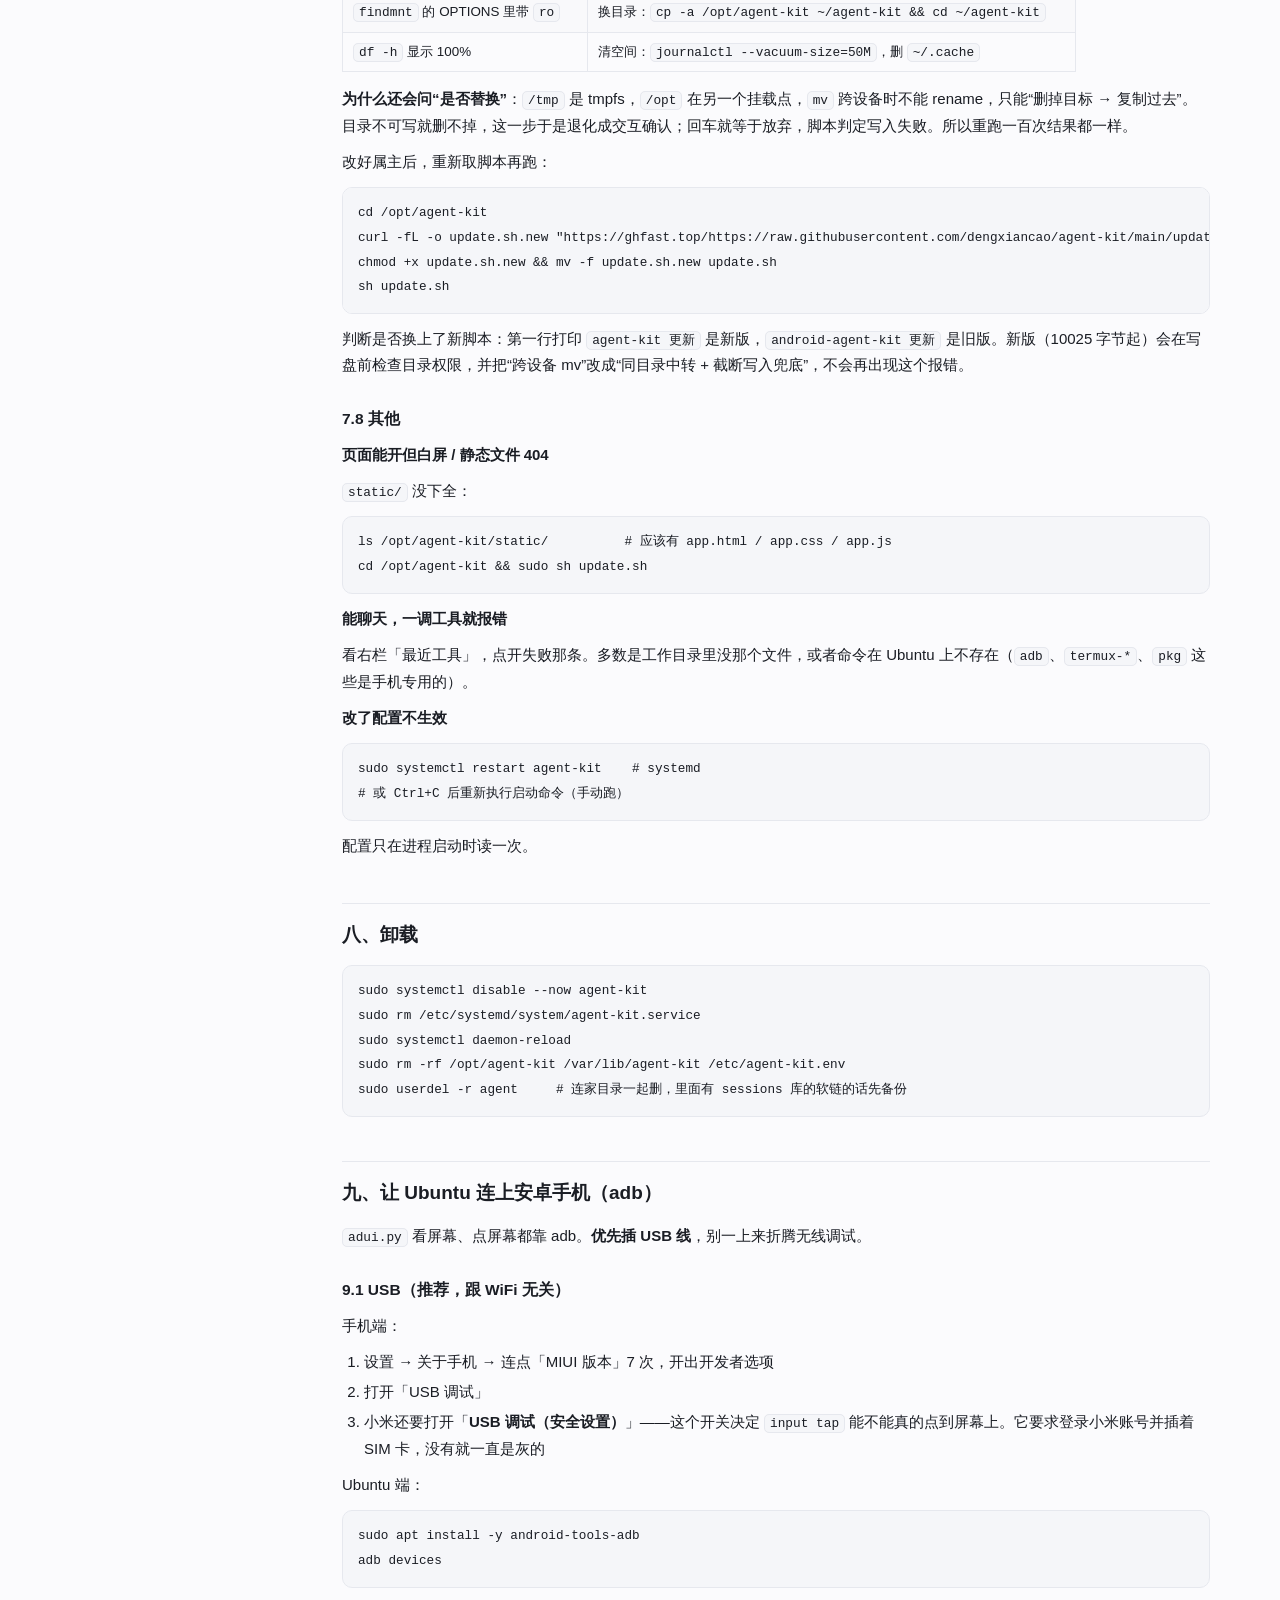
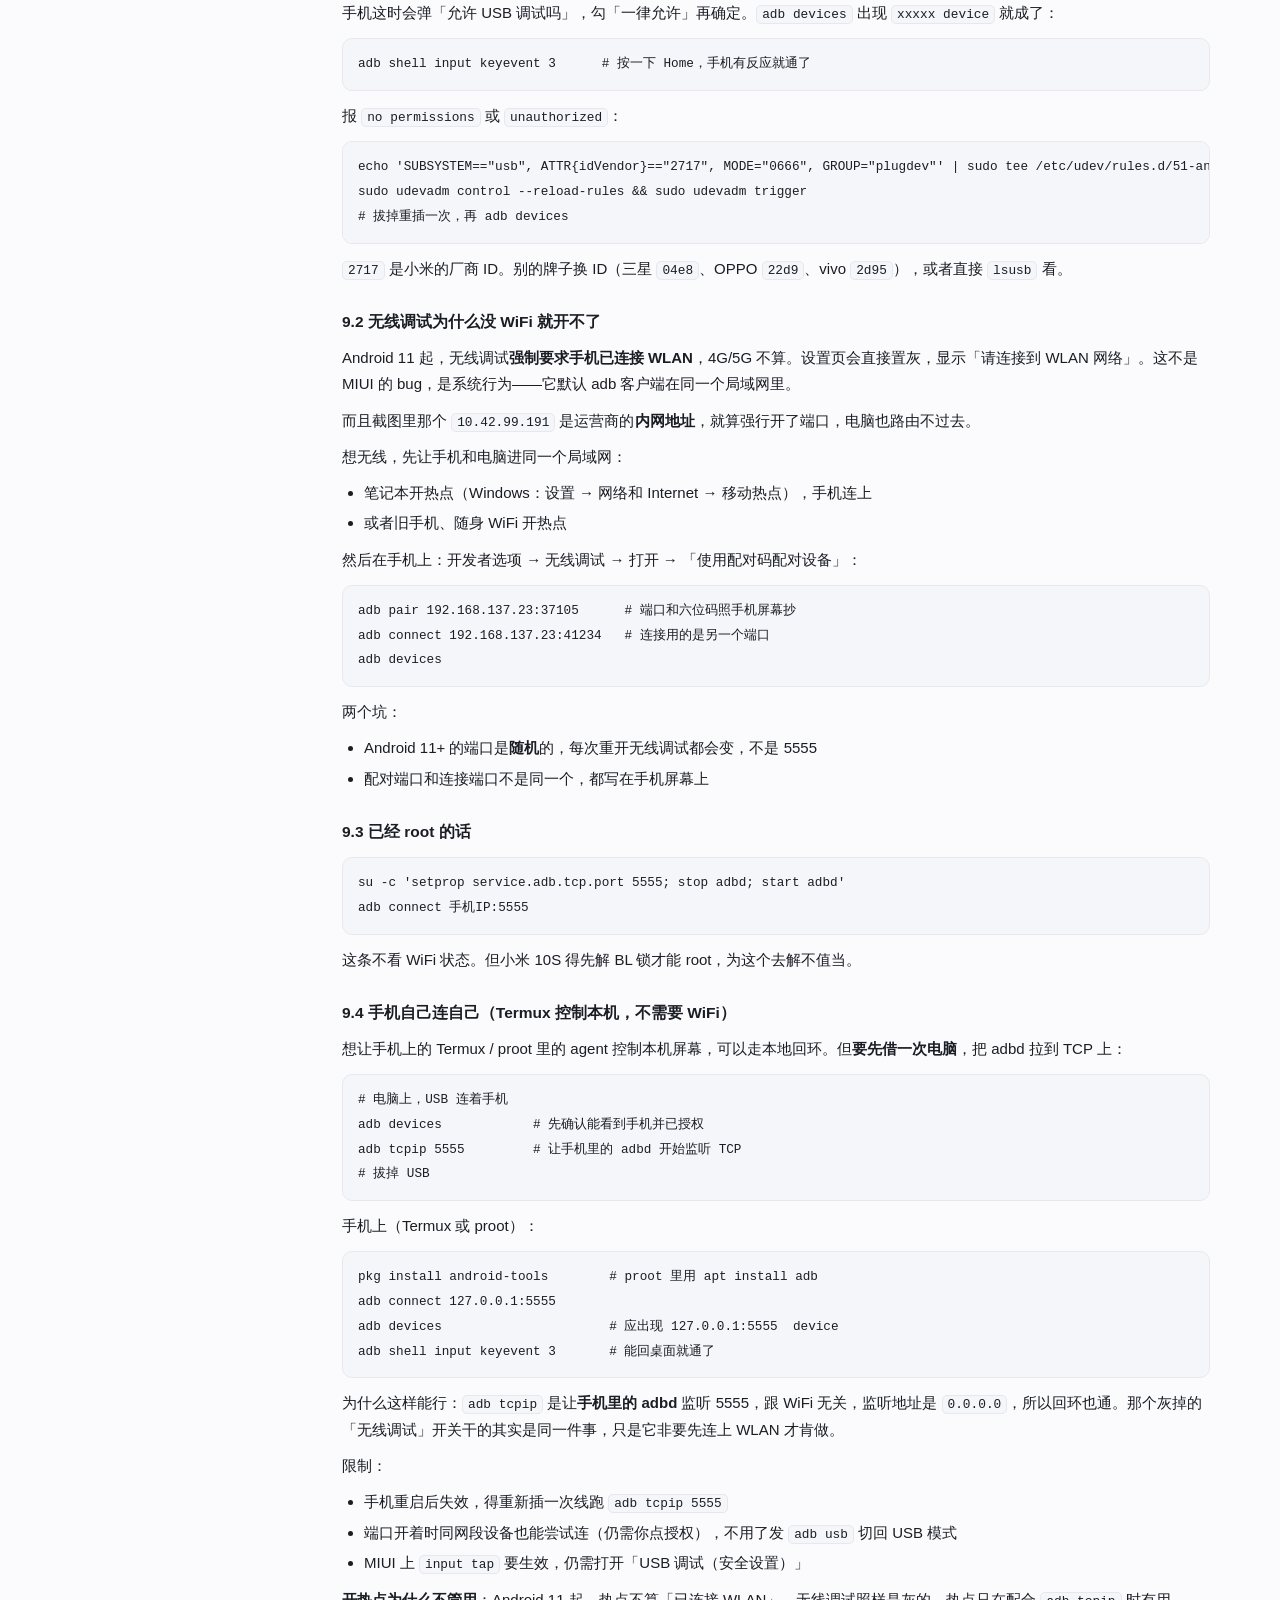
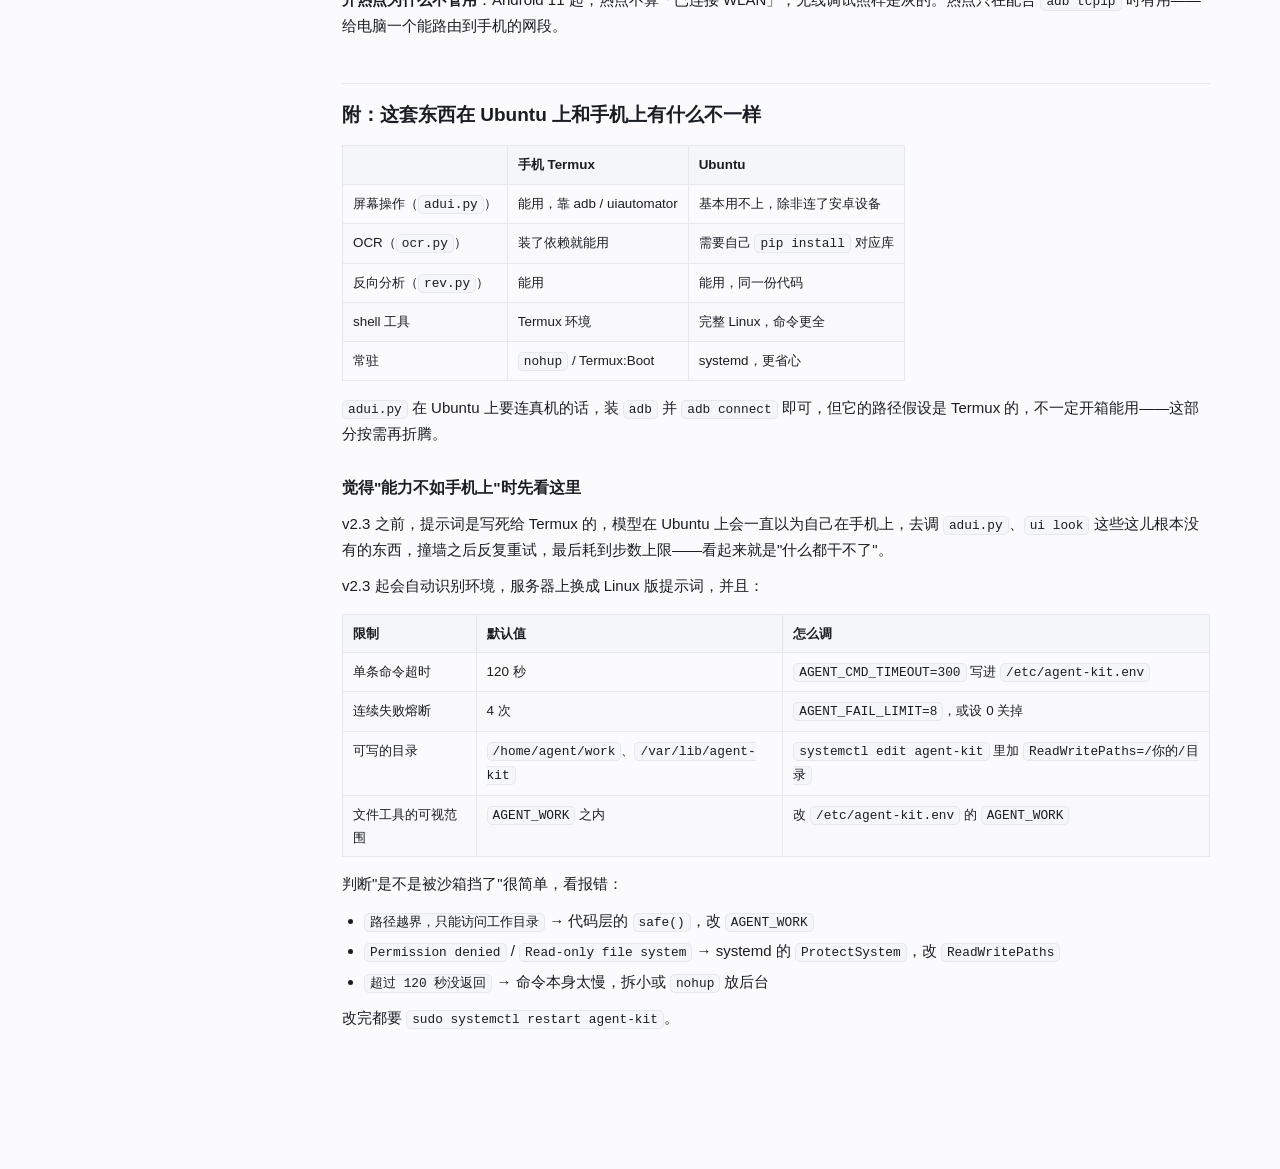
<file: DEPLOY-UBUNTU.html>
<!DOCTYPE html>
<html lang="zh-CN">
<head>
<meta charset="utf-8">
<meta name="viewport" content="width=device-width,initial-scale=1">
<title>在 Ubuntu / Debian 上部署 agent webchat</title>
<style>
:root{
  --bg:#fbfbfd; --card:#fff; --fg:#1a1d24; --fg2:#4a5260; --muted:#8b93a3;
  --line:#e6e8ee; --code:#f5f6f9; --brand:#3b6cf6; --brand-soft:#eef3ff;
  --ok:#12a06a; --warn:#b7791f;
}
@media (prefers-color-scheme:dark){
  :root{--bg:#0e1015; --card:#151821; --fg:#e8ebf2; --fg2:#b3bac9; --muted:#7c8698;
        --line:#252a36; --code:#11141c; --brand:#6f95ff; --brand-soft:#1a2340;}
}
*{box-sizing:border-box}
html{-webkit-text-size-adjust:100%}
body{margin:0;background:var(--bg);color:var(--fg);
  font:15px/1.75 -apple-system,"Segoe UI","Noto Sans SC","PingFang SC","Microsoft YaHei",sans-serif}
a{color:var(--brand);text-decoration:none}
a:hover{text-decoration:underline}

header{position:sticky;top:0;z-index:10;background:color-mix(in srgb,var(--bg) 88%,transparent);
  backdrop-filter:blur(10px);border-bottom:1px solid var(--line)}
.hd{max-width:1180px;margin:0 auto;padding:11px 20px;display:flex;align-items:center;gap:12px}
.hd b{font-size:15px;font-weight:650}
.hd .sub{font-size:12.5px;color:var(--muted)}
.hd .sp{flex:1}
.hd a.btn{font-size:12.5px;padding:5px 11px;border:1px solid var(--line);border-radius:8px;
  color:var(--fg2);background:var(--card)}

.wrap{max-width:1180px;margin:0 auto;padding:26px 20px 90px;display:grid;
  grid-template-columns:238px minmax(0,1fr);gap:34px;align-items:start}
nav.toc{position:sticky;top:66px;max-height:calc(100vh - 90px);overflow:auto;
  font-size:13px;border-left:2px solid var(--line);padding-left:2px}
.tocbtn{display:none}
nav.toc .toc{margin:0}
nav.toc ul{list-style:none;margin:0;padding-left:12px}
nav.toc > .toc > ul{padding-left:0}
nav.toc li{margin:1px 0}
nav.toc a{display:block;padding:3px 8px;border-radius:6px;color:var(--fg2);line-height:1.5}
nav.toc a:hover{background:var(--brand-soft);text-decoration:none;color:var(--brand)}

main{min-width:0}
h1{font-size:26px;line-height:1.35;margin:0 0 6px;font-weight:700;letter-spacing:-.01em}
h2{font-size:19px;margin:44px 0 14px;padding-top:14px;border-top:1px solid var(--line);font-weight:650}
h3{font-size:15.5px;margin:26px 0 10px;font-weight:650}
h4{font-size:14px;margin:20px 0 8px;color:var(--fg2)}
p{margin:10px 0}
ul,ol{padding-left:22px;margin:10px 0}
li{margin:4px 0}
hr{display:none}
blockquote{margin:14px 0;padding:10px 14px;border-left:3px solid var(--brand);
  background:var(--brand-soft);border-radius:0 8px 8px 0;color:var(--fg2);font-size:13.8px}
blockquote p{margin:4px 0}

code{font-family:ui-monospace,SFMono-Regular,Menlo,Consolas,"Liberation Mono",monospace;
  font-size:12.8px;background:var(--code);border:1px solid var(--line);
  border-radius:5px;padding:1px 5px;word-break:break-word}
.code{position:relative;margin:12px 0}
.code pre{margin:0;padding:13px 15px;background:var(--code);border:1px solid var(--line);
  border-radius:10px;overflow-x:auto;line-height:1.65}
.code pre code{background:none;border:none;padding:0;font-size:12.7px;white-space:pre}
.cp{position:absolute;top:7px;right:7px;font-size:11.5px;padding:3px 8px;border-radius:6px;
  border:1px solid var(--line);background:var(--card);color:var(--muted);cursor:pointer;
  opacity:0;transition:opacity .12s}
.code:hover .cp{opacity:1}
.cp:hover{color:var(--brand);border-color:var(--brand)}

table{width:100%;border-collapse:collapse;margin:14px 0;font-size:13.4px;display:block;overflow-x:auto}
th,td{border:1px solid var(--line);padding:7px 10px;text-align:left;vertical-align:top}
th{background:var(--code);font-weight:600;white-space:nowrap}
tr:nth-child(even) td{background:color-mix(in srgb,var(--code) 45%,transparent)}

@media (max-width:900px){
  .wrap{grid-template-columns:1fr;gap:0;padding:14px 14px 70px}
  .hd{padding:9px 14px;gap:8px}
  .hd b{font-size:14px;white-space:nowrap}
  .hd .sub{display:none}
  .hd a.btn{font-size:11.5px;padding:4px 9px;white-space:nowrap}

  .tocbtn{display:block;width:100%;margin:0;padding:9px 12px;text-align:left;
    border:1px solid var(--line);background:var(--card);border-radius:10px;
    font-size:13.5px;color:var(--fg2);cursor:pointer;font-family:inherit}
  nav.toc{position:static;max-height:none;border-left:none;padding:0;margin:0 0 4px}
  nav.toc > .toc{display:none}
  nav.toc.open > .toc{display:block;max-height:58vh;overflow:auto;margin-top:8px;
    padding:6px;border:1px solid var(--line);border-radius:10px;background:var(--card)}
  nav.toc > .toc > ul{display:block;padding-left:0}
  nav.toc ul{padding-left:14px}
  nav.toc a{padding:5px 8px;border:none;font-size:13px}
  h1{font-size:22px}
  h2{font-size:17.5px;margin-top:34px}
  .code pre code{font-size:11.8px}
  table{font-size:12.8px}
}
</style>
</head>
<body>
<header><div class="hd">
  <b>部署手册</b><span class="sub">Ubuntu / Debian / WSL</span>
  <span class="sp"></span>
  <a class="btn" href="README.md">README</a>
  <a class="btn" href="START.html">手机版</a>
</div></header>
<div class="wrap">
  <nav class="toc"><button class="tocbtn" id="tocbtn">目录 ▾</button><div class="toc">
<ul>
<li><a href="#ubuntu-agent-webchat">在 Ubuntu 上部署 agent webchat</a><ul>
<li><a href="#_1">一、一键部署（推荐）</a></li>
<li><a href="#key">二、填 key 并启动</a></li>
<li><a href="#_2">三、怎么打开界面</a><ul>
<li><a href="#aubuntu">情况 A：Ubuntu 有桌面，直接用浏览器</a></li>
<li><a href="#bubuntu-windows-mac">情况 B：Ubuntu 是服务器，从 Windows / Mac 访问（推荐）</a></li>
<li><a href="#c">情况 C：让局域网/手机直接访问</a></li>
</ul>
</li>
<li><a href="#_3">四、日常运维</a></li>
<li><a href="#_4">五、手动部署（不想用脚本）</a></li>
<li><a href="#ollama">六、换成本地模型（Ollama）</a></li>
<li><a href="#_5">七、排错手册</a><ul>
<li><a href="#71">7.1 服务起不来</a></li>
<li><a href="#72-key">7.2 key 明明填了，还说缺少</a></li>
<li><a href="#73-permission-denied">7.3 手动运行报 Permission denied</a></li>
<li><a href="#74-wsl-rootfs-windows">7.4 WSL 导入版的坑（rootfs 在 Windows 盘上）</a></li>
<li><a href="#75">7.5 端口被占用</a></li>
<li><a href="#76">7.6 能改的文件特别少</a></li>
<li><a href="#77">7.7 update.sh 报“写入失败”或“是否替换”</a></li>
<li><a href="#78">7.8 其他</a></li>
</ul>
</li>
<li><a href="#_6">八、卸载</a></li>
<li><a href="#ubuntu-adb">九、让 Ubuntu 连上安卓手机（adb）</a><ul>
<li><a href="#91-usb-wifi">9.1 USB（推荐，跟 WiFi 无关）</a></li>
<li><a href="#92-wifi">9.2 无线调试为什么没 WiFi 就开不了</a></li>
<li><a href="#93-root">9.3 已经 root 的话</a></li>
<li><a href="#94-termux-wifi">9.4 手机自己连自己（Termux 控制本机，不需要 WiFi）</a></li>
</ul>
</li>
<li><a href="#ubuntu">附：这套东西在 Ubuntu 上和手机上有什么不一样</a><ul>
<li><a href="#_7">觉得"能力不如手机上"时先看这里</a></li>
</ul>
</li>
</ul>
</li>
</ul>
</div>
</nav>
  <main><h1 id="ubuntu-agent-webchat">在 Ubuntu 上部署 agent webchat</h1>
<p>适用 Ubuntu 20.04 / 22.04 / 24.04，Debian 11+ 同理。1 核 1G 的小机器就够——模型不在本地跑，跑的是个 Python 进程。</p>
<p>整体就三件事：<strong>装 Python → 放代码 → 用 systemd 常驻</strong>。没有数据库要装，没有依赖要编译，<code>webchat.py</code> 只用标准库。</p>
<hr />
<h2 id="_1">一、一键部署（推荐）</h2>
<p>SSH 登进 Ubuntu，依次执行：</p>
<div class="code"><pre><code class="language-bash">sudo apt update &amp;&amp; sudo apt install -y git
git clone https://github.com/dengxiancao/agent-kit.git ~/agent-kit-src
sudo sh ~/agent-kit-src/deploy-ubuntu.sh
</code></pre></div>
<p>没有 git 也行：</p>
<div class="code"><pre><code class="language-bash">curl -fsSL -o /tmp/deploy.sh https://raw.githubusercontent.com/dengxiancao/agent-kit/main/deploy-ubuntu.sh
sudo sh /tmp/deploy.sh
</code></pre></div>
<p>脚本做的事（重复执行安全）：</p>
<table>
<thead>
<tr>
<th>步骤</th>
<th>内容</th>
</tr>
</thead>
<tbody>
<tr>
<td>1</td>
<td>装 <code>python3</code> <code>curl</code>，检查版本 ≥ 3.8</td>
</tr>
<tr>
<td>2</td>
<td>建普通用户 <code>agent</code>（<strong>没有 sudo</strong>）、目录 <code>/opt/agent-kit</code>、工作目录 <code>/home/agent/work</code>、数据目录 <code>/var/lib/agent-kit</code></td>
</tr>
<tr>
<td>3</td>
<td>用 <code>update.sh</code> 拉全部代码到 <code>/opt/agent-kit</code></td>
</tr>
<tr>
<td>4</td>
<td>生成 <code>/etc/agent-kit.env</code>（权限 600）</td>
</tr>
<tr>
<td>5</td>
<td>注册 <code>agent-kit.service</code>，开机自启</td>
</tr>
<tr>
<td>6</td>
<td>检测到 key 才启动</td>
</tr>
</tbody>
</table>
<p>想换位置：</p>
<div class="code"><pre><code class="language-bash">sudo APP_DIR=/srv/agent PORT=9000 sh ~/agent-kit-src/deploy-ubuntu.sh
</code></pre></div>
<hr />
<h2 id="key">二、填 key 并启动</h2>
<div class="code"><pre><code class="language-bash">sudo nano /etc/agent-kit.env
</code></pre></div>
<p>只改第一行：</p>
<div class="code"><pre><code class="language-ini">DEEPSEEK_KEY=sk-你的key
</code></pre></div>
<p>存盘（<code>Ctrl+O</code> 回车，<code>Ctrl+X</code>），然后：</p>
<div class="code"><pre><code class="language-bash">sudo systemctl start agent-kit
systemctl status agent-kit --no-pager
</code></pre></div>
<p>看到 <code>Active: active (running)</code> 就成了。启动失败就看日志：</p>
<div class="code"><pre><code class="language-bash">journalctl -u agent-kit -n 30 --no-pager
</code></pre></div>
<hr />
<h2 id="_2">三、怎么打开界面</h2>
<h3 id="aubuntu">情况 A：Ubuntu 有桌面，直接用浏览器</h3>
<p>打开 <code>http://127.0.0.1:8765</code>。</p>
<h3 id="bubuntu-windows-mac">情况 B：Ubuntu 是服务器，从 Windows / Mac 访问（推荐）</h3>
<p>不要改监听地址，用 SSH 隧道，流量加密，也不用开口令。</p>
<p>在<strong>你自己的电脑</strong>上开终端（Windows 用 PowerShell）：</p>
<div class="code"><pre><code class="language-bash">ssh -L 8765:127.0.0.1:8765 你的用户名@服务器IP
</code></pre></div>
<p>保持这个窗口别关，然后本地浏览器打开 <code>http://127.0.0.1:8765</code>。</p>
<h3 id="c">情况 C：让局域网/手机直接访问</h3>
<p>改 <code>/etc/agent-kit.env</code>：</p>
<div class="code"><pre><code class="language-ini">WEBCHAT_HOST=0.0.0.0
WEBCHAT_TOKEN=自己想一串至少12位的口令
</code></pre></div>
<div class="code"><pre><code class="language-bash">sudo systemctl restart agent-kit
</code></pre></div>
<p>访问 <code>http://服务器IP:8765/?k=你的口令</code>。第一次之后浏览器会记住 cookie。</p>
<blockquote>
<p>⚠️ 这套东西能执行任意 shell 命令。<code>0.0.0.0</code> 等于把服务器交给同网段所有人，口令只是防误闯，<strong>不是加密</strong>。要暴露到公网，前面必须套 HTTPS 反代（nginx + certbot），并且想清楚这台机器上有什么。</p>
</blockquote>
<hr />
<h2 id="_3">四、日常运维</h2>
<div class="code"><pre><code class="language-bash">systemctl status agent-kit          # 看状态
journalctl -u agent-kit -f          # 实时日志
sudo systemctl restart agent-kit    # 改完配置重启
sudo systemctl stop agent-kit       # 停

cd /opt/agent-kit &amp;&amp; sudo sh update.sh &amp;&amp; sudo systemctl restart agent-kit   # 更新代码
</code></pre></div>
<p>会话存在 <code>/var/lib/agent-kit/sessions.db</code>，备份就是拷这个文件：</p>
<div class="code"><pre><code class="language-bash">sudo cp /var/lib/agent-kit/sessions.db ~/sessions-$(date +%F).db
</code></pre></div>
<p>模型能读写的地方只有 <code>AGENT_WORK</code>（默认 <code>/home/agent/work</code>）。要让它处理某个项目，把项目放进去，或者改配置指过去：</p>
<div class="code"><pre><code class="language-ini">AGENT_WORK=/srv/my-project
</code></pre></div>
<p>改完记得 <code>sudo systemctl restart agent-kit</code>。</p>
<hr />
<h2 id="_4">五、手动部署（不想用脚本）</h2>
<div class="code"><pre><code class="language-bash"># 1. 用户和目录
sudo apt update &amp;&amp; sudo apt install -y python3 curl
sudo useradd --create-home --shell /bin/bash agent
sudo mkdir -p /opt/agent-kit /var/lib/agent-kit /home/agent/work
sudo chown -R agent:agent /var/lib/agent-kit /home/agent/work

# 2. 代码
cd /opt/agent-kit
sudo curl -fL -o update.sh https://raw.githubusercontent.com/dengxiancao/agent-kit/main/update.sh
sudo sh update.sh
sudo chown -R agent:agent /opt/agent-kit
ls static/          # 应该有 app.html app.css app.js

# 3. 配置
sudo tee /etc/agent-kit.env &gt;/dev/null &lt;&lt;'EOF'
DEEPSEEK_KEY=sk-你的key
AGENT_WORK=/home/agent/work
WEBCHAT_DB=/var/lib/agent-kit/sessions.db
WEBCHAT_HOST=127.0.0.1
PORT=8765
AGENT_MAX_TURNS=100
AGENT_CTX_LIMIT=48000
EOF
sudo chmod 600 /etc/agent-kit.env

# 4. 服务
sudo tee /etc/systemd/system/agent-kit.service &gt;/dev/null &lt;&lt;'EOF'
[Unit]
Description=agent webchat
After=network-online.target
Wants=network-online.target

[Service]
Type=simple
User=agent
Group=agent
WorkingDirectory=/opt/agent-kit
EnvironmentFile=/etc/agent-kit.env
ExecStart=/usr/bin/python3 -B /opt/agent-kit/webchat.py
Restart=on-failure
RestartSec=3
NoNewPrivileges=true
PrivateTmp=true
ProtectSystem=strict
ReadWritePaths=/home/agent/work /var/lib/agent-kit

[Install]
WantedBy=multi-user.target
EOF

sudo systemctl daemon-reload
sudo systemctl enable --now agent-kit
</code></pre></div>
<hr />
<h2 id="ollama">六、换成本地模型（Ollama）</h2>
<p>不想付 API 钱、机器又够强，可以接 Ollama。它提供 OpenAI 兼容接口，这套代码直接能用：</p>
<div class="code"><pre><code class="language-bash">curl -fsSL https://ollama.com/install.sh | sh
ollama pull qwen2.5:7b
</code></pre></div>
<p>改 <code>/etc/agent-kit.env</code>：</p>
<div class="code"><pre><code class="language-ini">DEEPSEEK_URL=http://127.0.0.1:11434/v1/chat/completions
DEEPSEEK_MODEL=qwen2.5:7b
DEEPSEEK_KEY=ollama
WEBCHAT_MODELS=qwen2.5:7b,qwen2.5:14b
</code></pre></div>
<div class="code"><pre><code class="language-bash">sudo systemctl restart agent-kit
</code></pre></div>
<p>模型要支持 function calling（<code>qwen2.5</code>、<code>llama3.1</code> 可以），否则它不会调工具，只会聊天。7B 跑 1G 内存的机器不够，至少 8G。</p>
<hr />
<h2 id="_5">七、排错手册</h2>
<p>下面这些坑都是真实踩过的。先按报错在表里找，再跳到对应小节。</p>
<table>
<thead>
<tr>
<th>报错 / 现象</th>
<th>真正的原因</th>
<th>看哪节</th>
</tr>
</thead>
<tbody>
<tr>
<td><code>Unit file agent-kit.service does not exist</code></td>
<td>部署时 systemd 没开，脚本跳过了服务注册</td>
<td>7.1</td>
</tr>
<tr>
<td><code>Active: failed</code>，日志写 <code>缺少 DEEPSEEK_KEY</code></td>
<td>不是没填，是 key 没进到进程环境里</td>
<td>7.2</td>
</tr>
<tr>
<td><code>status=217/USER</code></td>
<td><code>agent</code> 用户不存在</td>
<td>7.1</td>
</tr>
<tr>
<td><code>status=203/EXEC</code></td>
<td><code>ExecStart</code> 里的 python 路径不对</td>
<td>7.1</td>
</tr>
<tr>
<td>手动运行报 <code>Permission denied</code></td>
<td><code>/etc/agent-kit.env</code> 是 <code>600 root</code>，普通用户读不了</td>
<td>7.3</td>
</tr>
<tr>
<td>连 <code>sudo</code> 都读不了 <code>/opt/agent-kit</code> 里的文件</td>
<td>WSL 导入版，rootfs 放在 Windows 盘上（9p）</td>
<td>7.4</td>
</tr>
<tr>
<td><code>OSError: [Errno 98] Address already in use</code></td>
<td>8765 被旧进程或反复重启的服务占着</td>
<td>7.5</td>
</tr>
<tr>
<td>能改的文件特别少</td>
<td><code>ProtectSystem=strict</code> 沙箱，故意的</td>
<td>7.6</td>
</tr>
<tr>
<td><code>update.sh</code> 报“写入失败”，或反复问“是否替换”</td>
<td>目标目录不可写（<code>/tmp</code> 与 <code>/opt</code> 跨设备，改名删不掉旧文件）</td>
<td>7.7</td>
</tr>
<tr>
<td>页面白屏 / 静态文件 404</td>
<td><code>static/</code> 没下全</td>
<td>7.8</td>
</tr>
</tbody>
</table>
<h3 id="71">7.1 服务起不来</h3>
<p><strong><code>Unit file agent-kit.service does not exist.</code></strong></p>
<p>单元文件根本没写进 <code>/etc/systemd/system/</code>。最常见的原因是：第一次跑部署脚本时 WSL 还没启用 systemd，脚本走了「跳过服务注册」分支，只复制了代码和配置。后来开了 systemd，但没重跑脚本。</p>
<div class="code"><pre><code class="language-bash"># 1. 确认 systemd 真的在跑（输出 systemd 才算）
ps -p 1 -o comm=

# 2. 确认单元文件在不在
ls -l /etc/systemd/system/agent-kit.service

# 3. 不在就重跑脚本，它是幂等的，不会删你的 key
sudo sh /tmp/deploy.sh
</code></pre></div>
<p><code>/tmp/deploy.sh</code> 可能已被 WSL 重启清掉了，重新下载：</p>
<div class="code"><pre><code class="language-bash">curl -fsSL -o /tmp/deploy.sh https://ghfast.top/https://raw.githubusercontent.com/dengxiancao/agent-kit/main/deploy-ubuntu.sh
sudo sh /tmp/deploy.sh
</code></pre></div>
<p><strong><code>status=217/USER</code></strong></p>
<p>unit 里写了 <code>User=agent</code>，但这个用户不存在——说明脚本只跑了一半。</p>
<div class="code"><pre><code class="language-bash">getent passwd agent || sudo useradd -r -m -d /home/agent -s /bin/bash agent
sudo systemctl daemon-reload &amp;&amp; sudo systemctl restart agent-kit
</code></pre></div>
<p><strong><code>status=203/EXEC</code></strong></p>
<p><code>ExecStart</code> 里的解释器路径不对：</p>
<div class="code"><pre><code class="language-bash">which python3            # 一般是 /usr/bin/python3
systemctl cat agent-kit  # 对照看 ExecStart 那一行
</code></pre></div>
<h3 id="72-key">7.2 key 明明填了，还说缺少</h3>
<p>先做一次验证，不要猜：</p>
<div class="code"><pre><code class="language-bash">sudo -u agent -H bash -c 'set -a; . ~/.config/webchat/env; set +a; echo &quot;长度=${#DEEPSEEK_KEY} 开头=${DEEPSEEK_KEY:0:6} url=$DEEPSEEK_URL&quot;'
</code></pre></div>
<p>正常输出是 <code>长度=35 开头=sk- url=https://api.deepseek.com/chat/completions</code>。不符合就是下面三种之一。</p>
<p><strong>原因一：程序读的文件不是你以为的那个</strong></p>
<p>这是最容易踩的。程序<strong>只读 <code>~/.config/webchat/env</code></strong>；<code>/etc/agent-kit.env</code> 是给 systemd 的 <code>EnvironmentFile=</code> 用的，手动运行永远读不到它。</p>
<p>改哪个取决于你怎么跑：</p>
<table>
<thead>
<tr>
<th>怎么跑</th>
<th>读哪份</th>
<th>改哪份</th>
</tr>
</thead>
<tbody>
<tr>
<td><code>systemctl start agent-kit</code></td>
<td><code>/etc/agent-kit.env</code>（root 读，降权执行）</td>
<td><code>/etc/agent-kit.env</code></td>
</tr>
<tr>
<td>手动 <code>python3 webchat.py</code></td>
<td><code>~/.config/webchat/env</code></td>
<td>该用户家目录那份</td>
</tr>
</tbody>
</table>
<p>两份都维护最省心：</p>
<div class="code"><pre><code class="language-bash">sudo cp /home/agent/.config/webchat/env /etc/agent-kit.env
sudo chown root:root /etc/agent-kit.env &amp;&amp; sudo chmod 600 /etc/agent-kit.env
</code></pre></div>
<p><strong>原因二：文件是 Windows 上编辑的，带了 BOM 或 CRLF</strong></p>
<p>变量名会变成 <code>\ufeffDEEPSEEK_KEY</code> 或值尾多一个 <code>\r</code>，等于没配。</p>
<div class="code"><pre><code class="language-bash">head -c 8 ~/.config/webchat/env | xxd        # 开头出现 efbb bf 就是 BOM
cat -A ~/.config/webchat/env | head -3       # 行尾 ^M$ 就是 CRLF，正常应该是 $
</code></pre></div>
<p>一次修好：</p>
<div class="code"><pre><code class="language-bash">sudo sed -i '1s/^\xEF\xBB\xBF//; s/\r$//' /home/agent/.config/webchat/env
</code></pre></div>
<p><strong>原因三：等号两边多了空格</strong></p>
<p><code>DEEPSEEK_KEY = sk-xxx</code> 会被 shell 当成命令执行，变量根本不设置。必须是<strong>紧贴的 <code>KEY=VALUE</code></strong>。</p>
<p>正确的配置长这样，整段覆盖最稳：</p>
<div class="code"><pre><code class="language-bash">sudo tee /home/agent/.config/webchat/env &gt;/dev/null &lt;&lt;'EOF'
DEEPSEEK_KEY=sk-你的key
DEEPSEEK_URL=https://api.deepseek.com/chat/completions
DEEPSEEK_MODEL=deepseek-flash
AGENT_WORK=/home/agent/work
HOST=127.0.0.1
PORT=8765
EOF
sudo chown agent:agent /home/agent/.config/webchat/env
sudo chmod 600 /home/agent/.config/webchat/env
</code></pre></div>
<blockquote>
<p><code>DEEPSEEK_URL</code> 必须带 <code>/chat/completions</code>。只写到 <code>https://api.deepseek.com</code> 会返回 404，报错看起来像 key 不对。</p>
</blockquote>
<h3 id="73-permission-denied">7.3 手动运行报 Permission denied</h3>
<p><code>/etc/agent-kit.env</code> 权限是 <code>600 root</code>，里面存着 key，故意不让别的用户读。所以：</p>
<div class="code"><pre><code class="language-bash"># ✗ 普通用户读不了
cd /opt/agent-kit &amp;&amp; set -a; . /etc/agent-kit.env; set +a; python3 webchat.py
# sh: .: cannot open /etc/agent-kit.env: Permission denied
</code></pre></div>
<p>正确姿势是以 <code>agent</code> 身份跑，并让它读自己家目录的配置（无 systemd 时部署脚本会自动做这一步）：</p>
<div class="code"><pre><code class="language-bash">sudo mkdir -p /home/agent/.config/webchat
sudo cp /etc/agent-kit.env /home/agent/.config/webchat/env
sudo chown -R agent:agent /home/agent/.config

sudo -u agent -H python3 -B /opt/agent-kit/webchat.py --port 8765
</code></pre></div>
<p><code>-H</code> 让 <code>~</code> 指向 <code>/home/agent</code>，不加的话程序会去读 <code>/root/.config/webchat/env</code>。</p>
<h3 id="74-wsl-rootfs-windows">7.4 WSL 导入版的坑（rootfs 在 Windows 盘上）</h3>
<p>如果你是用 <code>wsl --import</code> 装的自定义发行版，<code>/</code> 可能不是 ext4，而是挂在 Windows 某个盘上：</p>
<div class="code"><pre><code class="language-bash">findmnt -no FSTYPE,OPTIONS /
# 正常：ext4  rw,relatime
# 异常：9p    rw,...,aname=drvfs;path=H:\;uid=1000,gid=1000,...
</code></pre></div>
<p>看到 <code>9p</code> 和 <code>path=H:\</code> 就是这种情况。后果是一串看起来毫无道理的报错：</p>
<table>
<thead>
<tr>
<th>现象</th>
<th>原因</th>
</tr>
</thead>
<tbody>
<tr>
<td><code>sudo</code> 也打不开自己的文件，报 <code>Errno 13</code></td>
<td>root 被映射成 Windows 侧身份，Unix 权限位只是装饰</td>
</tr>
<tr>
<td><code>ls -la</code> 要几十秒</td>
<td>9p 协议跨层访问 NTFS，比 ext4 慢一个数量级</td>
</tr>
<tr>
<td>启动报 <code>PermissionError: .../__pycache__</code></td>
<td>Windows 拒绝创建缓存目录</td>
</tr>
<tr>
<td><code>chmod</code>/<code>chown</code> 改了没效果</td>
<td>权限由 Windows ACL 决定</td>
</tr>
<tr>
<td>数据库偶发 <code>database is locked</code></td>
<td>9p 上的文件锁不可靠</td>
</tr>
</tbody>
</table>
<p>三招应对，按推荐程度排：</p>
<p><strong>① 换官方发行版（根治）</strong></p>
<div class="code"><pre><code class="language-powershell"># Windows PowerShell
wsl --install -d kali-linux
</code></pre></div>
<p>rootfs 在 vhdx（ext4）里，权限、性能、systemd 全部正常。导入版留着当试验田就行。</p>
<p><strong>② 加 <code>-B</code> 避开写缓存</strong></p>
<div class="code"><pre><code class="language-bash">sudo -u agent -H python3 -B /opt/agent-kit/webchat.py --port 8765
</code></pre></div>
<p>写进 unit 就永久生效：<code>ExecStart=/usr/bin/python3 -B /opt/agent-kit/webchat.py</code>。</p>
<p><strong>③ 放在 Windows 侧确定可写的目录</strong></p>
<div class="code"><pre><code class="language-bash">mkdir -p /mnt/h/wsl/agent-work
# 然后改配置里的 AGENT_WORK
</code></pre></div>
<p>只能缓解，权限问题依旧，只是换了个位置。</p>
<h3 id="75">7.5 端口被占用</h3>
<div class="code"><pre><code>OSError: [Errno 98] Address already in use
</code></pre></div>
<p>说明 8765 上已经有一个进程。常见于三种情况：</p>
<ul>
<li>之前手动启动过，进程还在后台</li>
<li><code>nohup</code> 留在运行</li>
<li>systemd 服务因为 key 不对在<strong>反复重启</strong>，每次启动都去抢端口</li>
</ul>
<div class="code"><pre><code class="language-bash">sudo ss -lntp | grep 8765      # 看 pid 和进程名
sudo ps -o pid,user,cmd -p &lt;PID&gt;
</code></pre></div>
<table>
<thead>
<tr>
<th>查到的是</th>
<th>处理</th>
</tr>
</thead>
<tbody>
<tr>
<td><code>python3 ... webchat.py</code></td>
<td><code>sudo kill &lt;PID&gt;</code></td>
</tr>
<tr>
<td>systemd 的 <code>agent-kit</code></td>
<td><code>sudo systemctl stop agent-kit</code>（先别 enable，等配置修好）</td>
</tr>
<tr>
<td>分不清</td>
<td><code>sudo pkill -f webchat.py</code>，一次清干净</td>
</tr>
</tbody>
</table>
<p>想先看到界面，换个端口最快：</p>
<div class="code"><pre><code class="language-bash">sudo -u agent -H python3 -B /opt/agent-kit/webchat.py --port 8766
# 浏览器开 http://127.0.0.1:8766
</code></pre></div>
<h3 id="76">7.6 能改的文件特别少</h3>
<p>这是<strong>两层限制叠加</strong>，都是故意的。</p>
<table>
<thead>
<tr>
<th>层</th>
<th>在哪</th>
<th>限制什么</th>
<th>报错</th>
</tr>
</thead>
<tbody>
<tr>
<td>代码层</td>
<td><code>webchat.py</code> 的 <code>safe()</code></td>
<td><code>read_file</code>/<code>write_file</code>/<code>list_dir</code> 只能在 <code>AGENT_WORK</code> 内</td>
<td><code>路径越界，只能访问工作目录</code></td>
</tr>
<tr>
<td>系统层</td>
<td>unit 的 <code>ProtectSystem=strict</code></td>
<td>整个文件系统只读，只有 <code>ReadWritePaths</code> 里的目录可写</td>
<td><code>Permission denied</code> / <code>Read-only file system</code></td>
</tr>
</tbody>
</table>
<p><code>run_shell</code> 不受代码层限制（能 <code>cat /etc/passwd</code>），但写仍然被系统层挡住。</p>
<p>默认能写的只有 <code>/home/agent/work</code> 和 <code>/var/lib/agent-kit</code>。要放开哪个：</p>
<div class="code"><pre><code class="language-bash"># 1. 扩大文件工具的可视范围（代码层）
sudo sed -i 's|^AGENT_WORK=.*|AGENT_WORK=/home/agent|' /etc/agent-kit.env

# 2. 同步放行系统层
sudo systemctl edit agent-kit
# [Service]
# ReadWritePaths=/home/agent
</code></pre></div>
<div class="code"><pre><code class="language-bash">sudo systemctl daemon-reload &amp;&amp; sudo systemctl restart agent-kit
</code></pre></div>
<p><strong>为什么不默认全放开</strong>：它手里是一个能执行任意命令的 shell，全盘可写意味着一句 <code>rm -rf /</code> 或改坏 <code>/etc/fstab</code> 就完了。限制的是爆炸半径。</p>
<p>真要全放开（只建议在一次性环境里）：</p>
<div class="code"><pre><code class="language-bash">sudo systemctl edit agent-kit
# [Service]
# ProtectSystem=no
# ProtectHome=no
# PrivateTmp=no
</code></pre></div>
<p>⚠️ WSL 的 <code>/mnt/c</code> 就是你的 Windows C 盘。全放开之后，agent 能直接改写桌面文件。至少保留一条只读：</p>
<div class="code"><pre><code class="language-ini">ReadOnlyPaths=/mnt/c
</code></pre></div>
<h3 id="77">7.7 update.sh 报“写入失败”或“是否替换”</h3>
<p>这两种提示经常一起出现：</p>
<div class="code"><pre><code class="language-bash">mv: 是否替换 'adui.py'，而忽略模式 0644 (rw-r--r--)？
  ✗ adui.py       写入失败
</code></pre></div>
<p>或者连脚本本身都下不来：</p>
<div class="code"><pre><code class="language-bash">Warning: Failed to open the file update.sh.new: 权限不够
curl: (23) client returned ERROR on write of 8192 bytes
</code></pre></div>
<p><strong>根因只有一个：目标目录当前用户不可写。</strong>和网络、镜像、HTTP 代理都没关系。</p>
<p>先判断：</p>
<div class="code"><pre><code class="language-bash">ls -ld /opt/agent-kit
touch /opt/agent-kit/.wtest &amp;&amp; echo 可写 || echo 不可写
df -h /opt                      # 排除磁盘满
findmnt -no OPTIONS /opt        # 排除 ro 只读挂载
</code></pre></div>
<table>
<thead>
<tr>
<th>结果</th>
<th>处理</th>
</tr>
</thead>
<tbody>
<tr>
<td><code>touch</code> 报权限不够，目录属主是 root</td>
<td><code>sudo chown -R kali:kali /opt/agent-kit</code>（<code>kali</code> 换成你的用户名）</td>
</tr>
<tr>
<td><code>findmnt</code> 的 OPTIONS 里带 <code>ro</code></td>
<td>换目录：<code>cp -a /opt/agent-kit ~/agent-kit &amp;&amp; cd ~/agent-kit</code></td>
</tr>
<tr>
<td><code>df -h</code> 显示 100%</td>
<td>清空间：<code>journalctl --vacuum-size=50M</code>，删 <code>~/.cache</code></td>
</tr>
</tbody>
</table>
<p><strong>为什么还会问“是否替换”</strong>：<code>/tmp</code> 是 tmpfs，<code>/opt</code> 在另一个挂载点，<code>mv</code> 跨设备时不能 rename，只能“删掉目标 → 复制过去”。目录不可写就删不掉，这一步于是退化成交互确认；回车就等于放弃，脚本判定写入失败。所以重跑一百次结果都一样。</p>
<p>改好属主后，重新取脚本再跑：</p>
<div class="code"><pre><code class="language-bash">cd /opt/agent-kit
curl -fL -o update.sh.new "https://ghfast.top/https://raw.githubusercontent.com/dengxiancao/agent-kit/main/update.sh"
chmod +x update.sh.new &amp;&amp; mv -f update.sh.new update.sh
sh update.sh
</code></pre></div>
<p>判断是否换上了新脚本：第一行打印 <code>agent-kit 更新</code> 是新版，<code>android-agent-kit 更新</code> 是旧版。新版（10025 字节起）会在写盘前检查目录权限，并把“跨设备 mv”改成“同目录中转 + 截断写入兜底”，不会再出现这个报错。</p>
<h3 id="78">7.8 其他</h3>
<p><strong>页面能开但白屏 / 静态文件 404</strong></p>
<p><code>static/</code> 没下全：</p>
<div class="code"><pre><code class="language-bash">ls /opt/agent-kit/static/          # 应该有 app.html / app.css / app.js
cd /opt/agent-kit &amp;&amp; sudo sh update.sh
</code></pre></div>
<p><strong>能聊天，一调工具就报错</strong></p>
<p>看右栏「最近工具」，点开失败那条。多数是工作目录里没那个文件，或者命令在 Ubuntu 上不存在（<code>adb</code>、<code>termux-*</code>、<code>pkg</code> 这些是手机专用的）。</p>
<p><strong>改了配置不生效</strong></p>
<div class="code"><pre><code class="language-bash">sudo systemctl restart agent-kit    # systemd
# 或 Ctrl+C 后重新执行启动命令（手动跑）
</code></pre></div>
<p>配置只在进程启动时读一次。</p>
<hr />
<h2 id="_6">八、卸载</h2>
<div class="code"><pre><code class="language-bash">sudo systemctl disable --now agent-kit
sudo rm /etc/systemd/system/agent-kit.service
sudo systemctl daemon-reload
sudo rm -rf /opt/agent-kit /var/lib/agent-kit /etc/agent-kit.env
sudo userdel -r agent     # 连家目录一起删，里面有 sessions 库的软链的话先备份
</code></pre></div>
<hr />
<h2 id="ubuntu-adb">九、让 Ubuntu 连上安卓手机（adb）</h2>
<p><code>adui.py</code> 看屏幕、点屏幕都靠 adb。<strong>优先插 USB 线</strong>，别一上来折腾无线调试。</p>
<h3 id="91-usb-wifi">9.1 USB（推荐，跟 WiFi 无关）</h3>
<p>手机端：</p>
<ol>
<li>设置 → 关于手机 → 连点「MIUI 版本」7 次，开出开发者选项</li>
<li>打开「USB 调试」</li>
<li>小米还要打开「<strong>USB 调试（安全设置）</strong>」——这个开关决定 <code>input tap</code> 能不能真的点到屏幕上。它要求登录小米账号并插着 SIM 卡，没有就一直是灰的</li>
</ol>
<p>Ubuntu 端：</p>
<div class="code"><pre><code class="language-bash">sudo apt install -y android-tools-adb
adb devices
</code></pre></div>
<p>手机这时会弹「允许 USB 调试吗」，勾「一律允许」再确定。<code>adb devices</code> 出现 <code>xxxxx device</code> 就成了：</p>
<div class="code"><pre><code class="language-bash">adb shell input keyevent 3      # 按一下 Home，手机有反应就通了
</code></pre></div>
<p>报 <code>no permissions</code> 或 <code>unauthorized</code>：</p>
<div class="code"><pre><code class="language-bash">echo 'SUBSYSTEM==&quot;usb&quot;, ATTR{idVendor}==&quot;2717&quot;, MODE=&quot;0666&quot;, GROUP=&quot;plugdev&quot;' | sudo tee /etc/udev/rules.d/51-android.rules
sudo udevadm control --reload-rules &amp;&amp; sudo udevadm trigger
# 拔掉重插一次，再 adb devices
</code></pre></div>
<p><code>2717</code> 是小米的厂商 ID。别的牌子换 ID（三星 <code>04e8</code>、OPPO <code>22d9</code>、vivo <code>2d95</code>），或者直接 <code>lsusb</code> 看。</p>
<h3 id="92-wifi">9.2 无线调试为什么没 WiFi 就开不了</h3>
<p>Android 11 起，无线调试<strong>强制要求手机已连接 WLAN</strong>，4G/5G 不算。设置页会直接置灰，显示「请连接到 WLAN 网络」。这不是 MIUI 的 bug，是系统行为——它默认 adb 客户端在同一个局域网里。</p>
<p>而且截图里那个 <code>10.42.99.191</code> 是运营商的<strong>内网地址</strong>，就算强行开了端口，电脑也路由不过去。</p>
<p>想无线，先让手机和电脑进同一个局域网：</p>
<ul>
<li>笔记本开热点（Windows：设置 → 网络和 Internet → 移动热点），手机连上</li>
<li>或者旧手机、随身 WiFi 开热点</li>
</ul>
<p>然后在手机上：开发者选项 → 无线调试 → 打开 → 「使用配对码配对设备」：</p>
<div class="code"><pre><code class="language-bash">adb pair 192.168.137.23:37105      # 端口和六位码照手机屏幕抄
adb connect 192.168.137.23:41234   # 连接用的是另一个端口
adb devices
</code></pre></div>
<p>两个坑：</p>
<ul>
<li>Android 11+ 的端口是<strong>随机</strong>的，每次重开无线调试都会变，不是 5555</li>
<li>配对端口和连接端口不是同一个，都写在手机屏幕上</li>
</ul>
<h3 id="93-root">9.3 已经 root 的话</h3>
<div class="code"><pre><code class="language-bash">su -c 'setprop service.adb.tcp.port 5555; stop adbd; start adbd'
adb connect 手机IP:5555
</code></pre></div>
<p>这条不看 WiFi 状态。但小米 10S 得先解 BL 锁才能 root，为这个去解不值当。</p>
<h3 id="94-termux-wifi">9.4 手机自己连自己（Termux 控制本机，不需要 WiFi）</h3>
<p>想让手机上的 Termux / proot 里的 agent 控制本机屏幕，可以走本地回环。但<strong>要先借一次电脑</strong>，把 adbd 拉到 TCP 上：</p>
<div class="code"><pre><code class="language-bash"># 电脑上，USB 连着手机
adb devices            # 先确认能看到手机并已授权
adb tcpip 5555         # 让手机里的 adbd 开始监听 TCP
# 拔掉 USB
</code></pre></div>
<p>手机上（Termux 或 proot）：</p>
<div class="code"><pre><code class="language-bash">pkg install android-tools        # proot 里用 apt install adb
adb connect 127.0.0.1:5555
adb devices                      # 应出现 127.0.0.1:5555  device
adb shell input keyevent 3       # 能回桌面就通了
</code></pre></div>
<p>为什么这样能行：<code>adb tcpip</code> 是让<strong>手机里的 adbd</strong> 监听 5555，跟 WiFi 无关，监听地址是 <code>0.0.0.0</code>，所以回环也通。那个灰掉的「无线调试」开关干的其实是同一件事，只是它非要先连上 WLAN 才肯做。</p>
<p>限制：</p>
<ul>
<li>手机重启后失效，得重新插一次线跑 <code>adb tcpip 5555</code></li>
<li>端口开着时同网段设备也能尝试连（仍需你点授权），不用了发 <code>adb usb</code> 切回 USB 模式</li>
<li>MIUI 上 <code>input tap</code> 要生效，仍需打开「USB 调试（安全设置）」</li>
</ul>
<p><strong>开热点为什么不管用</strong>：Android 11 起，热点不算「已连接 WLAN」，无线调试照样是灰的。热点只在配合 <code>adb tcpip</code> 时有用——给电脑一个能路由到手机的网段。</p>
<hr />
<h2 id="ubuntu">附：这套东西在 Ubuntu 上和手机上有什么不一样</h2>
<table>
<thead>
<tr>
<th></th>
<th>手机 Termux</th>
<th>Ubuntu</th>
</tr>
</thead>
<tbody>
<tr>
<td>屏幕操作（<code>adui.py</code>）</td>
<td>能用，靠 adb / uiautomator</td>
<td>基本用不上，除非连了安卓设备</td>
</tr>
<tr>
<td>OCR（<code>ocr.py</code>）</td>
<td>装了依赖就能用</td>
<td>需要自己 <code>pip install</code> 对应库</td>
</tr>
<tr>
<td>反向分析（<code>rev.py</code>）</td>
<td>能用</td>
<td>能用，同一份代码</td>
</tr>
<tr>
<td>shell 工具</td>
<td>Termux 环境</td>
<td>完整 Linux，命令更全</td>
</tr>
<tr>
<td>常驻</td>
<td><code>nohup</code> / Termux:Boot</td>
<td>systemd，更省心</td>
</tr>
</tbody>
</table>
<p><code>adui.py</code> 在 Ubuntu 上要连真机的话，装 <code>adb</code> 并 <code>adb connect</code> 即可，但它的路径假设是 Termux 的，不一定开箱能用——这部分按需再折腾。</p>
<h3 id="_7">觉得"能力不如手机上"时先看这里</h3>
<p>v2.3 之前，提示词是写死给 Termux 的，模型在 Ubuntu 上会一直以为自己在手机上，去调 <code>adui.py</code>、<code>ui look</code> 这些这儿根本没有的东西，撞墙之后反复重试，最后耗到步数上限——看起来就是"什么都干不了"。</p>
<p>v2.3 起会自动识别环境，服务器上换成 Linux 版提示词，并且：</p>
<table>
<thead>
<tr>
<th>限制</th>
<th>默认值</th>
<th>怎么调</th>
</tr>
</thead>
<tbody>
<tr>
<td>单条命令超时</td>
<td>120 秒</td>
<td><code>AGENT_CMD_TIMEOUT=300</code> 写进 <code>/etc/agent-kit.env</code></td>
</tr>
<tr>
<td>连续失败熔断</td>
<td>4 次</td>
<td><code>AGENT_FAIL_LIMIT=8</code>，或设 0 关掉</td>
</tr>
<tr>
<td>可写的目录</td>
<td><code>/home/agent/work</code>、<code>/var/lib/agent-kit</code></td>
<td><code>systemctl edit agent-kit</code> 里加 <code>ReadWritePaths=/你的/目录</code></td>
</tr>
<tr>
<td>文件工具的可视范围</td>
<td><code>AGENT_WORK</code> 之内</td>
<td>改 <code>/etc/agent-kit.env</code> 的 <code>AGENT_WORK</code></td>
</tr>
</tbody>
</table>
<p>判断"是不是被沙箱挡了"很简单，看报错：</p>
<ul>
<li><code>路径越界，只能访问工作目录</code> → 代码层的 <code>safe()</code>，改 <code>AGENT_WORK</code></li>
<li><code>Permission denied</code> / <code>Read-only file system</code> → systemd 的 <code>ProtectSystem</code>，改 <code>ReadWritePaths</code></li>
<li><code>超过 120 秒没返回</code> → 命令本身太慢，拆小或 <code>nohup</code> 放后台</li>
</ul>
<p>改完都要 <code>sudo systemctl restart agent-kit</code>。</p></main>
</div>
<script>
var tb=document.getElementById('tocbtn');
if(tb) tb.onclick=function(){
  var n=document.querySelector('nav.toc');
  n.classList.toggle('open');
  tb.textContent=n.classList.contains('open')?'目录 ▴':'目录 ▾';
};
document.querySelectorAll('.code').forEach(function(box){
  var btn=document.createElement('button');
  btn.className='cp'; btn.textContent='复制';
  btn.onclick=function(){
    var t=box.querySelector('code').innerText;
    navigator.clipboard.writeText(t).then(function(){
      btn.textContent='已复制';
      setTimeout(function(){btn.textContent='复制';},1200);
    });
  };
  box.appendChild(btn);
});
</script>
</body>
</html>
</file>
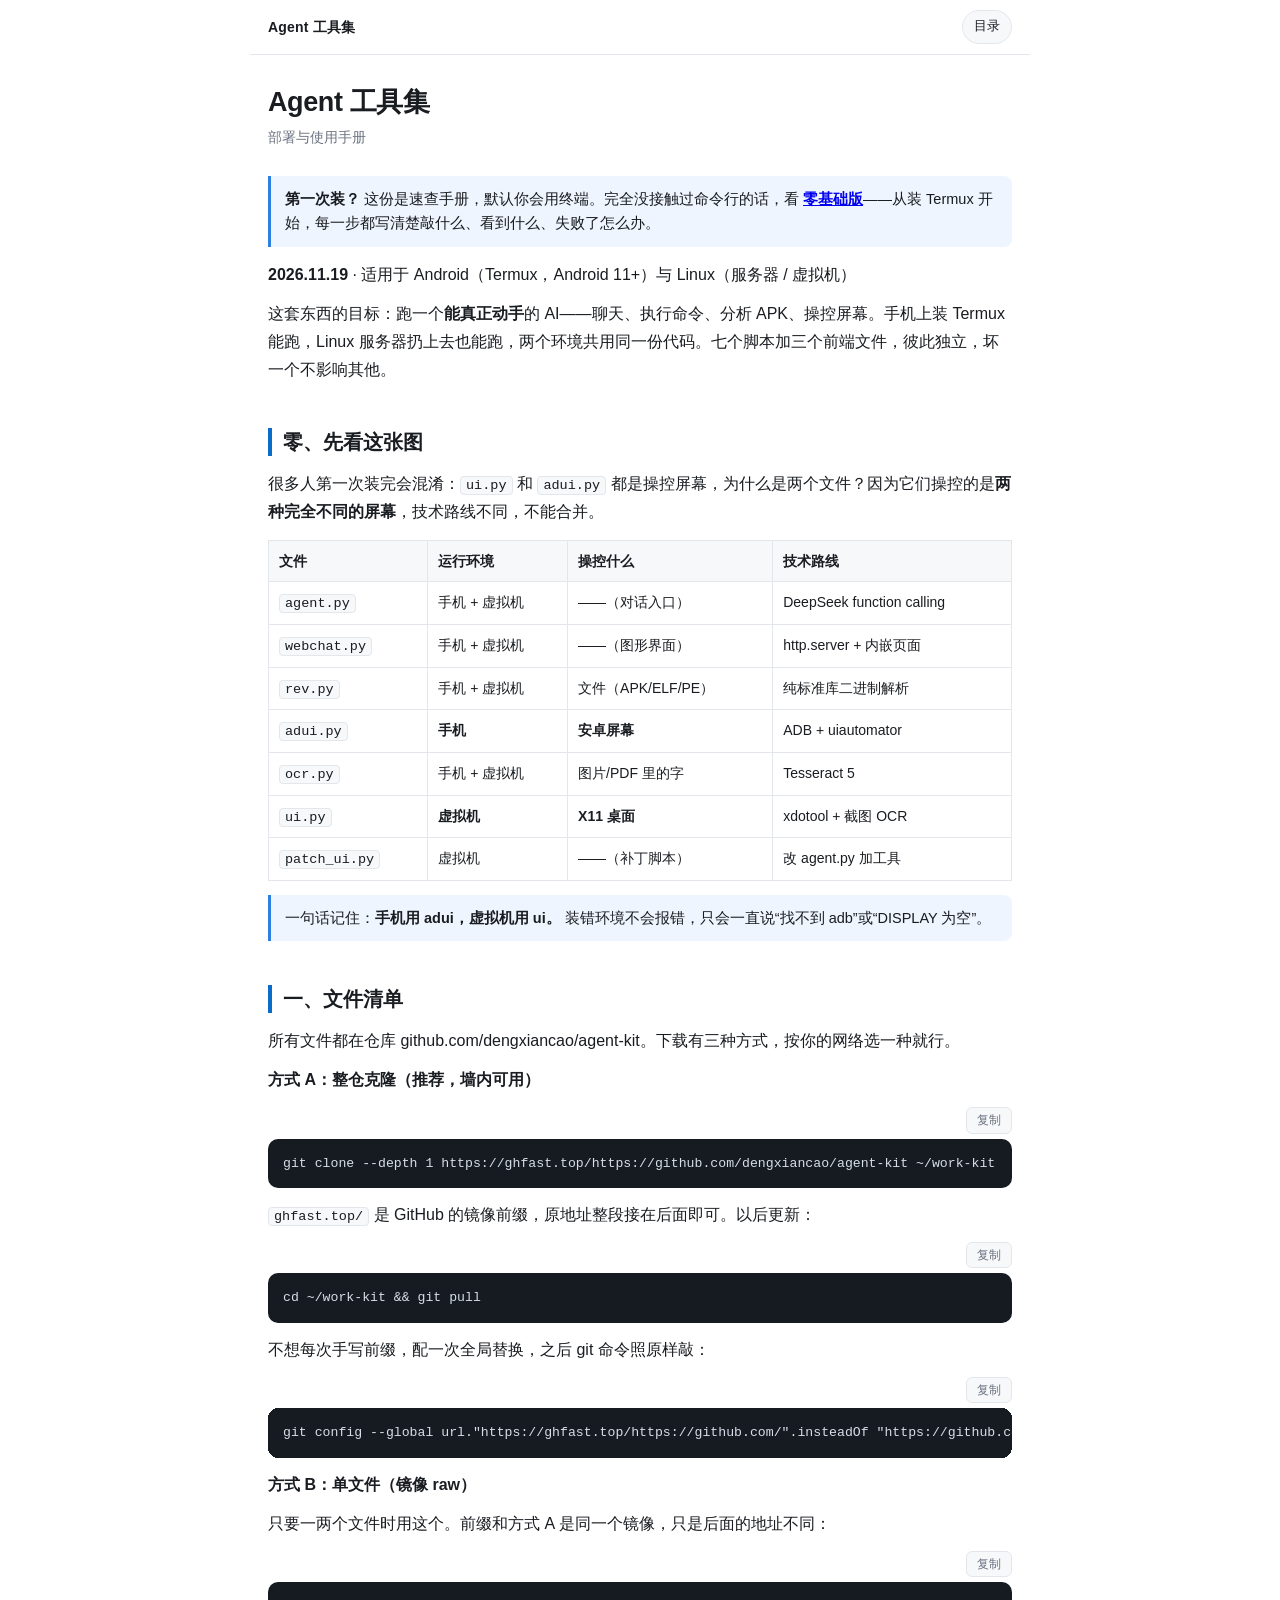
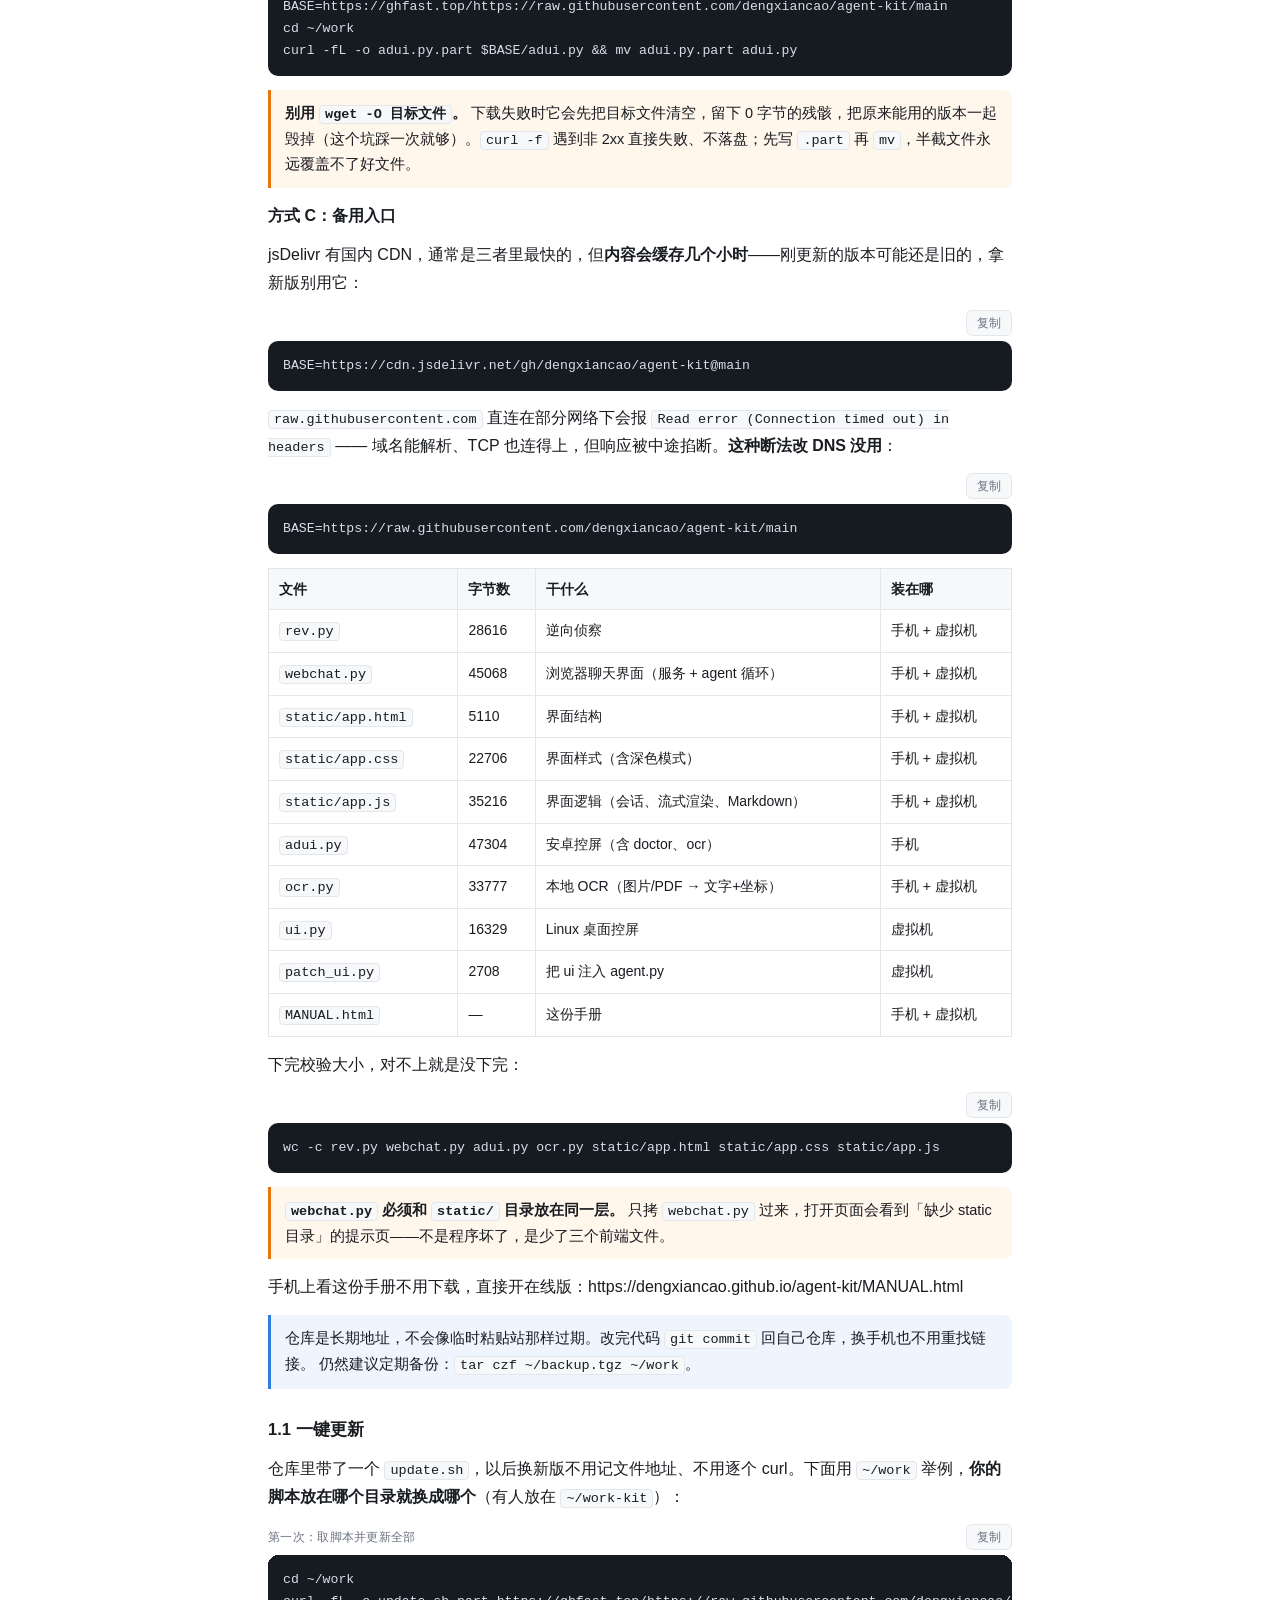
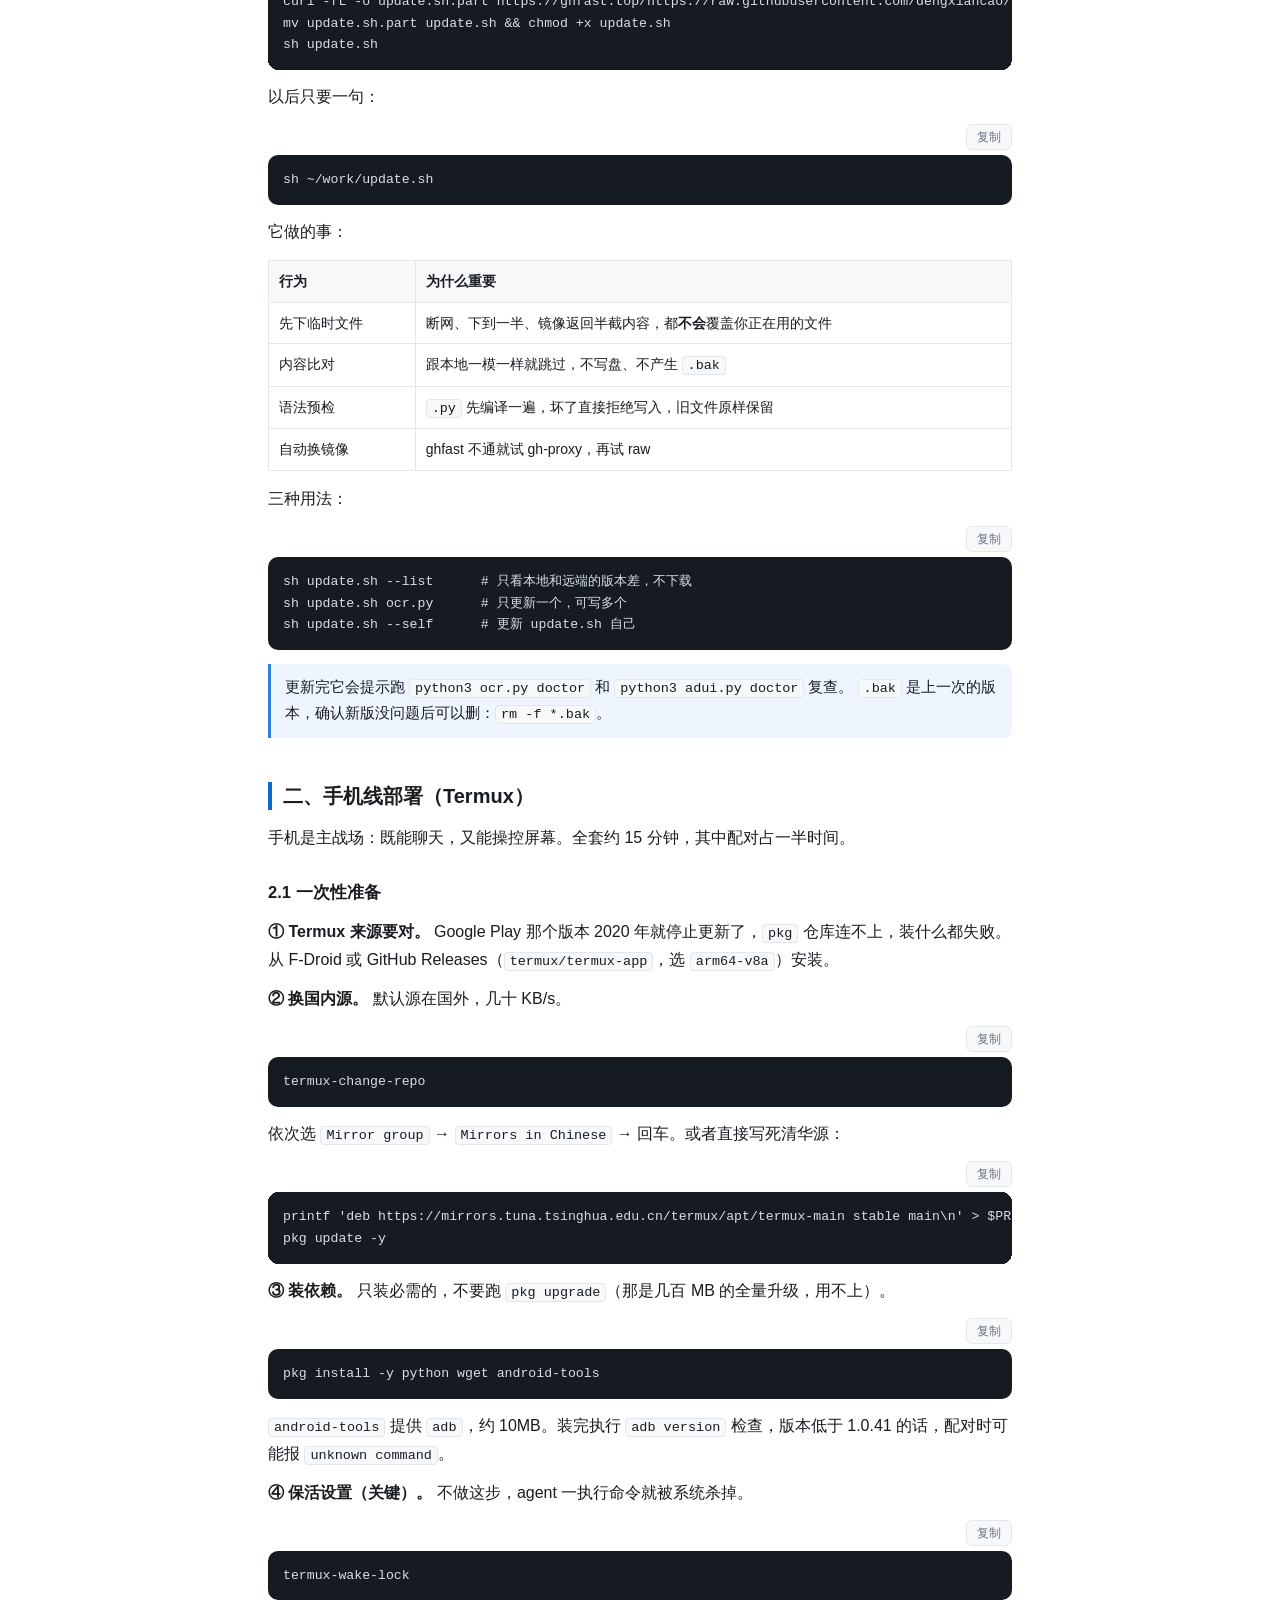
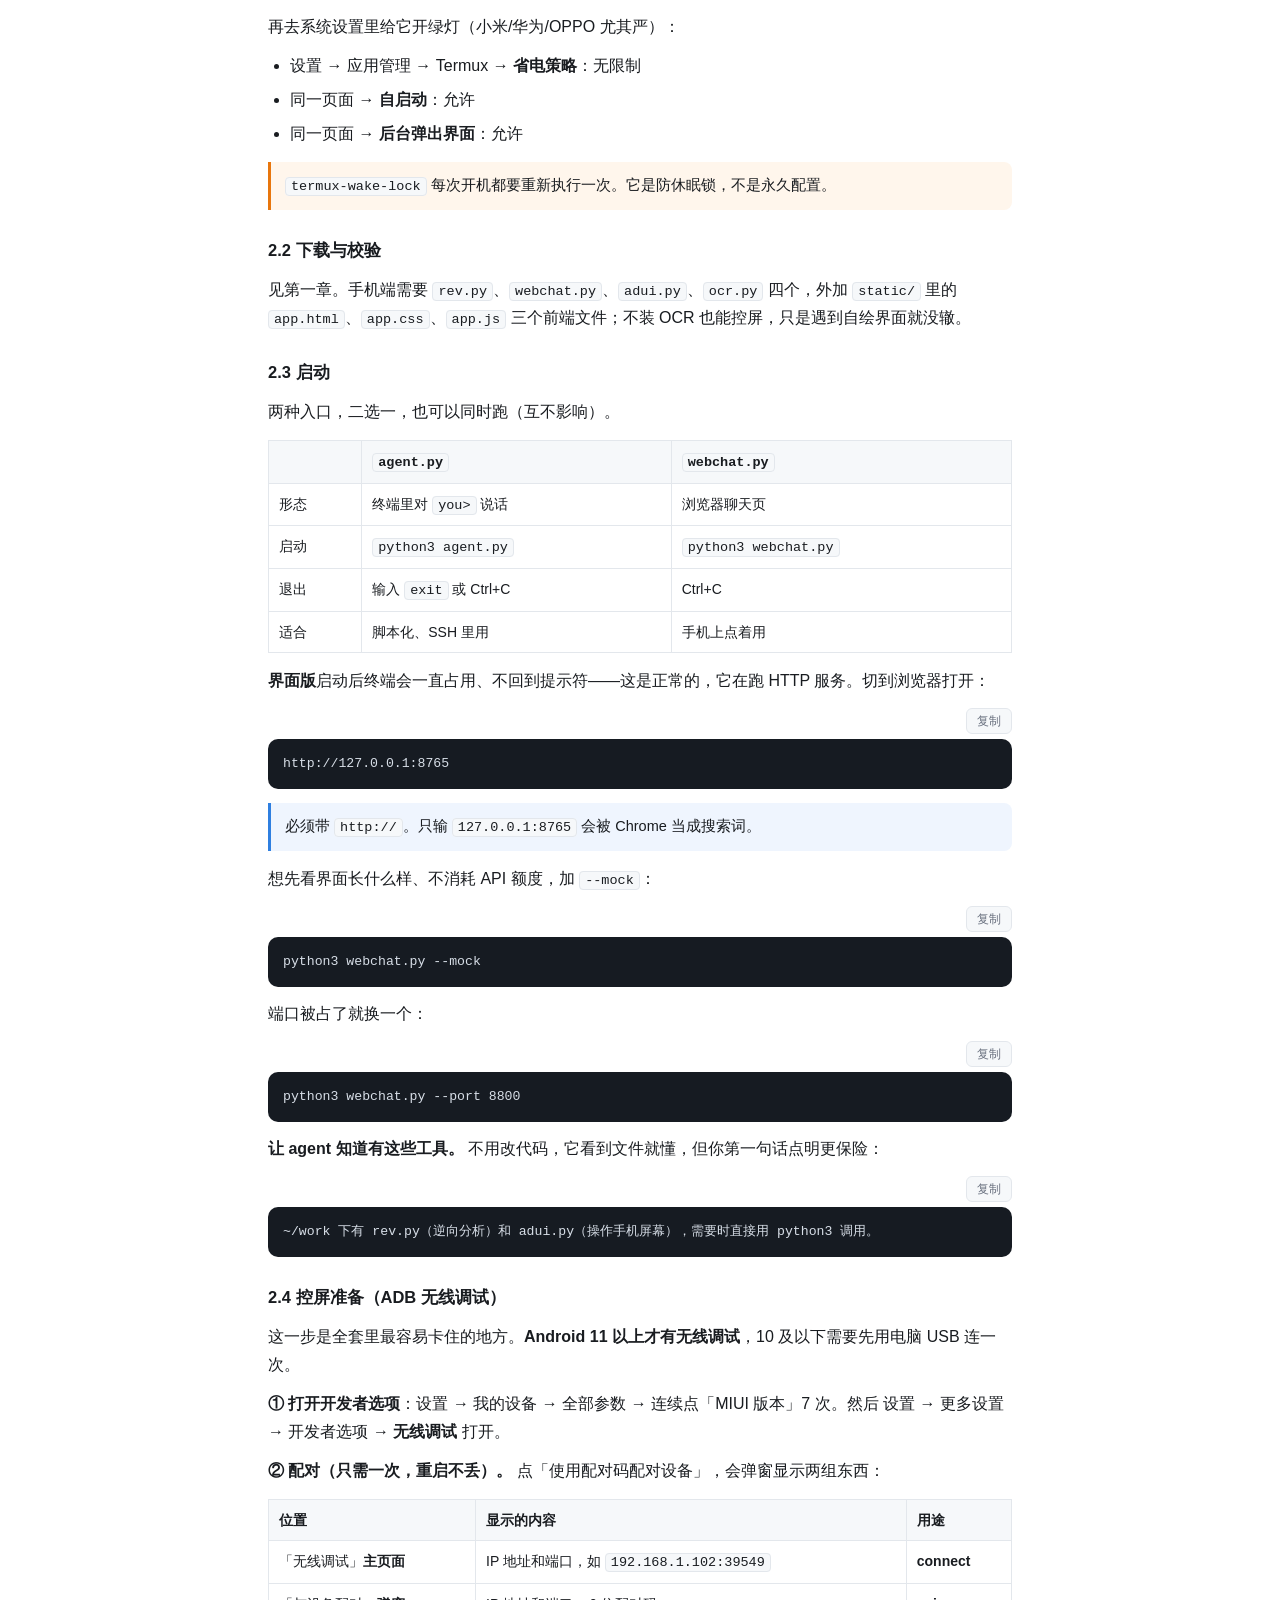
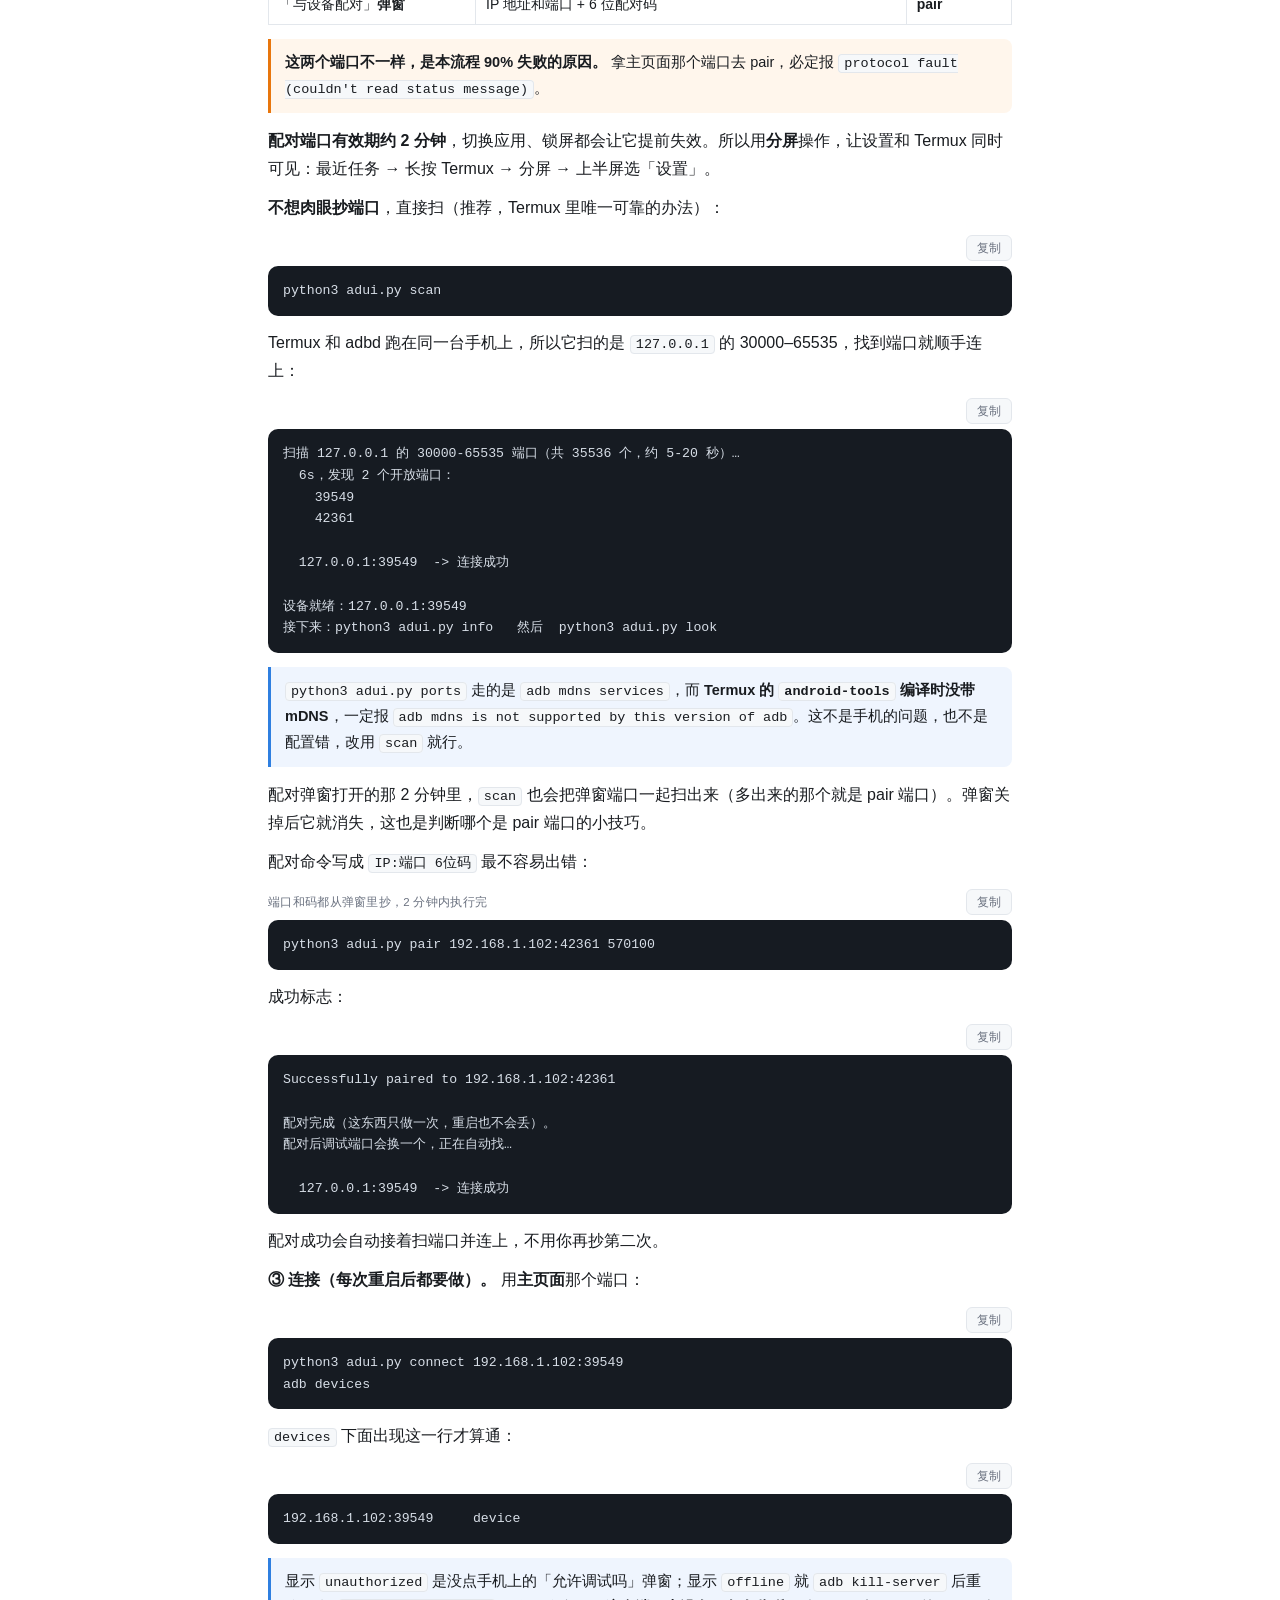
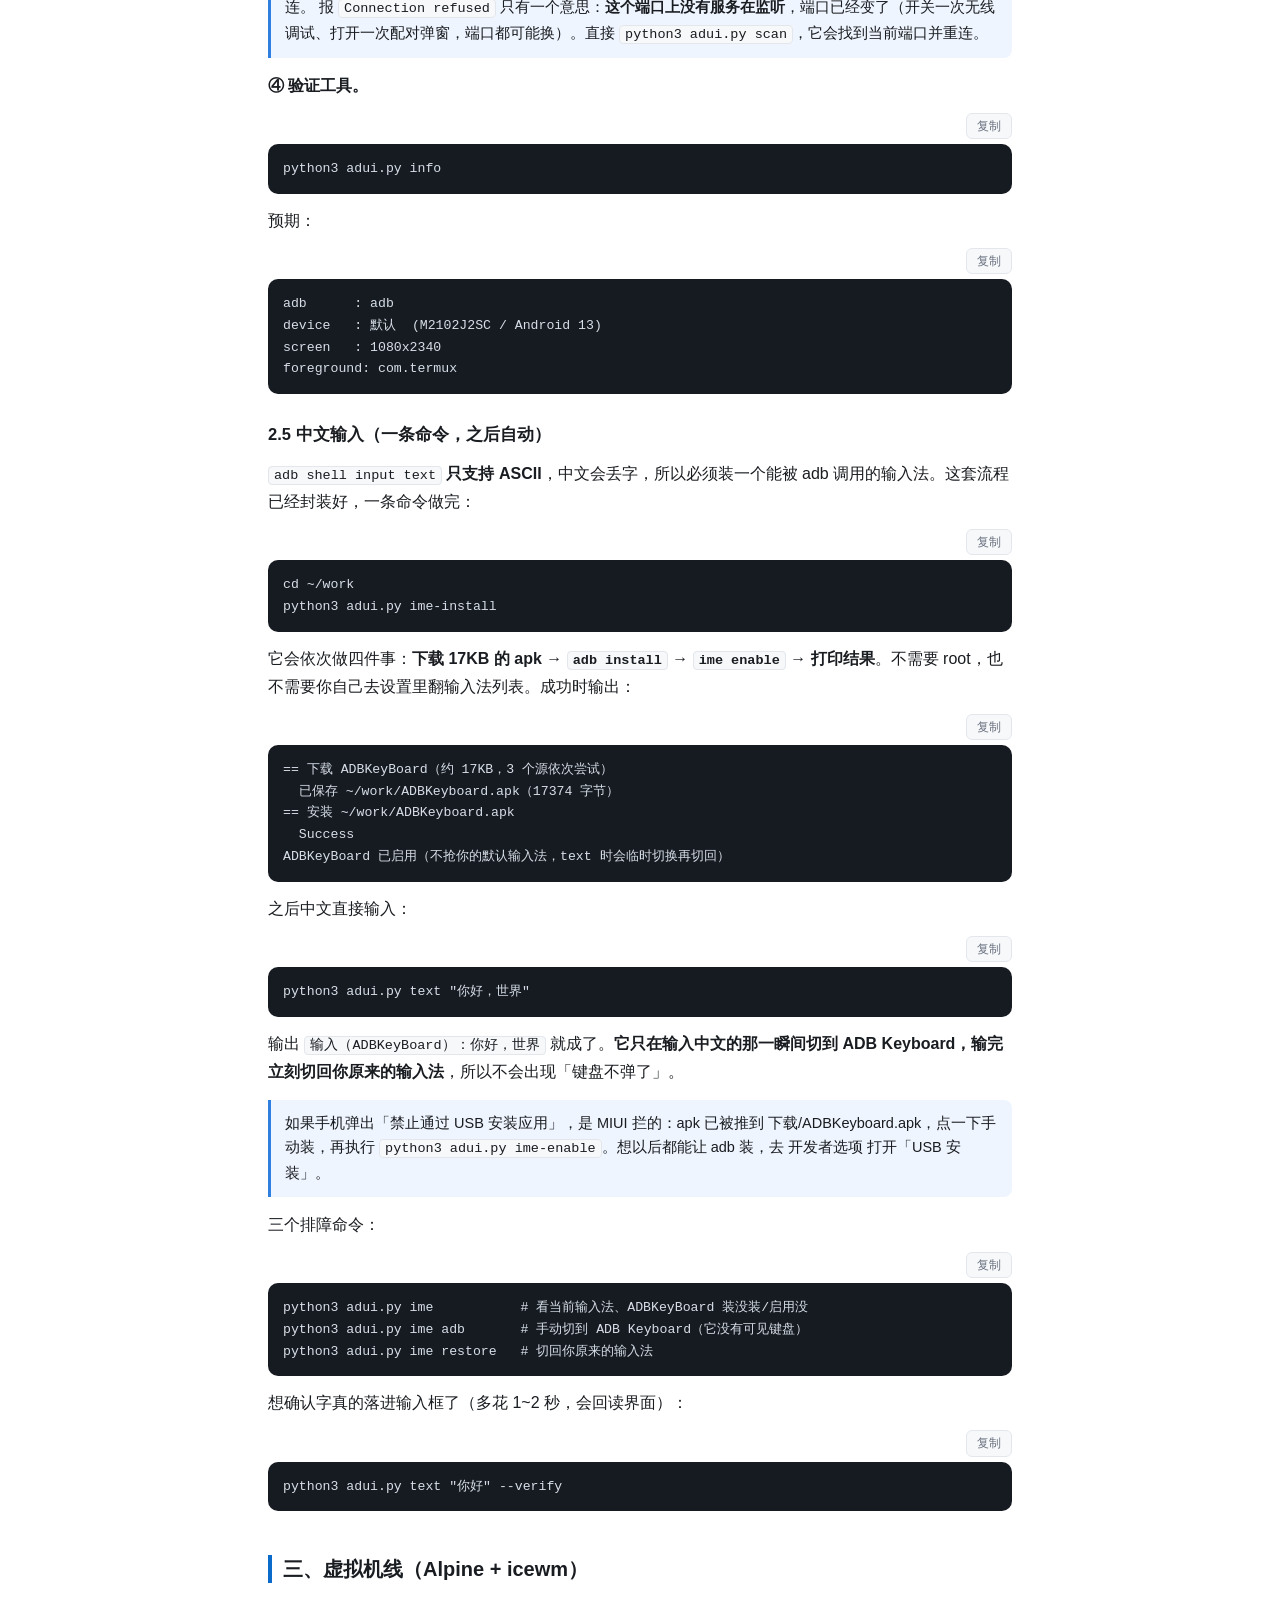
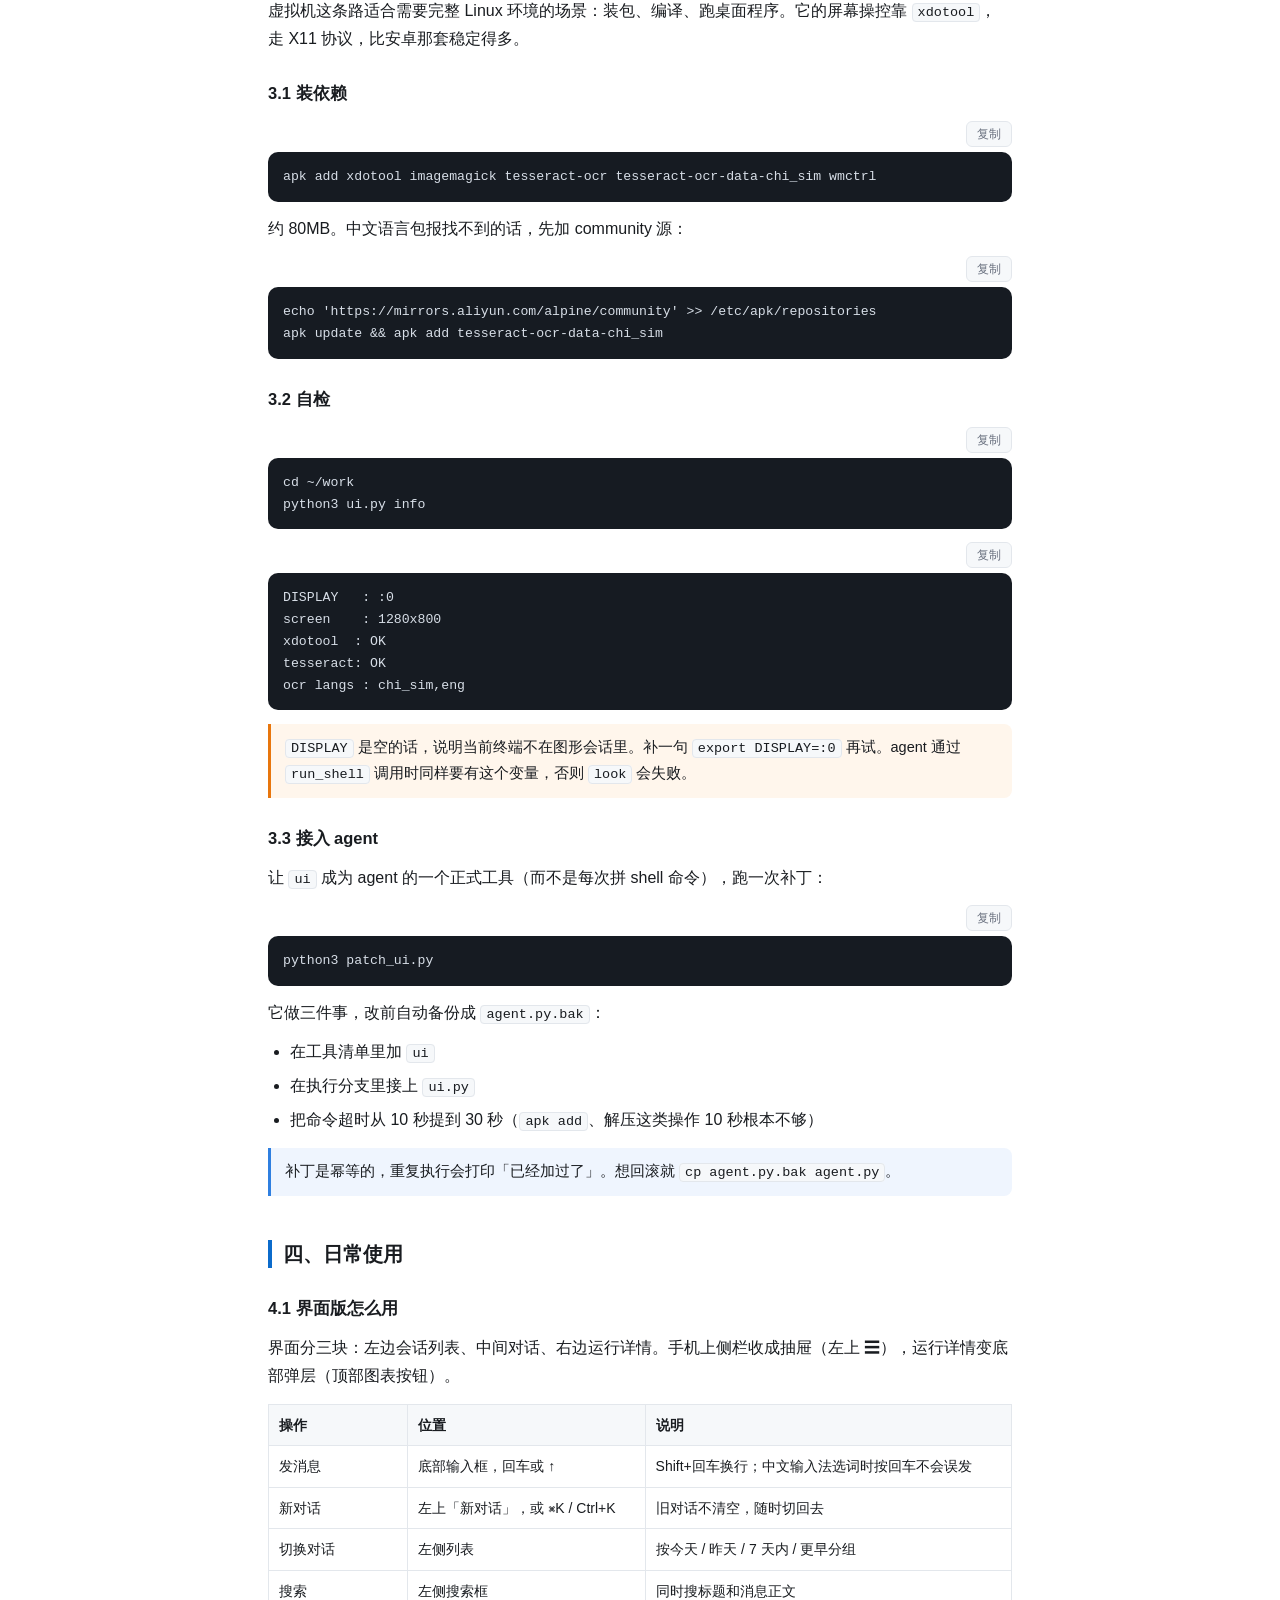
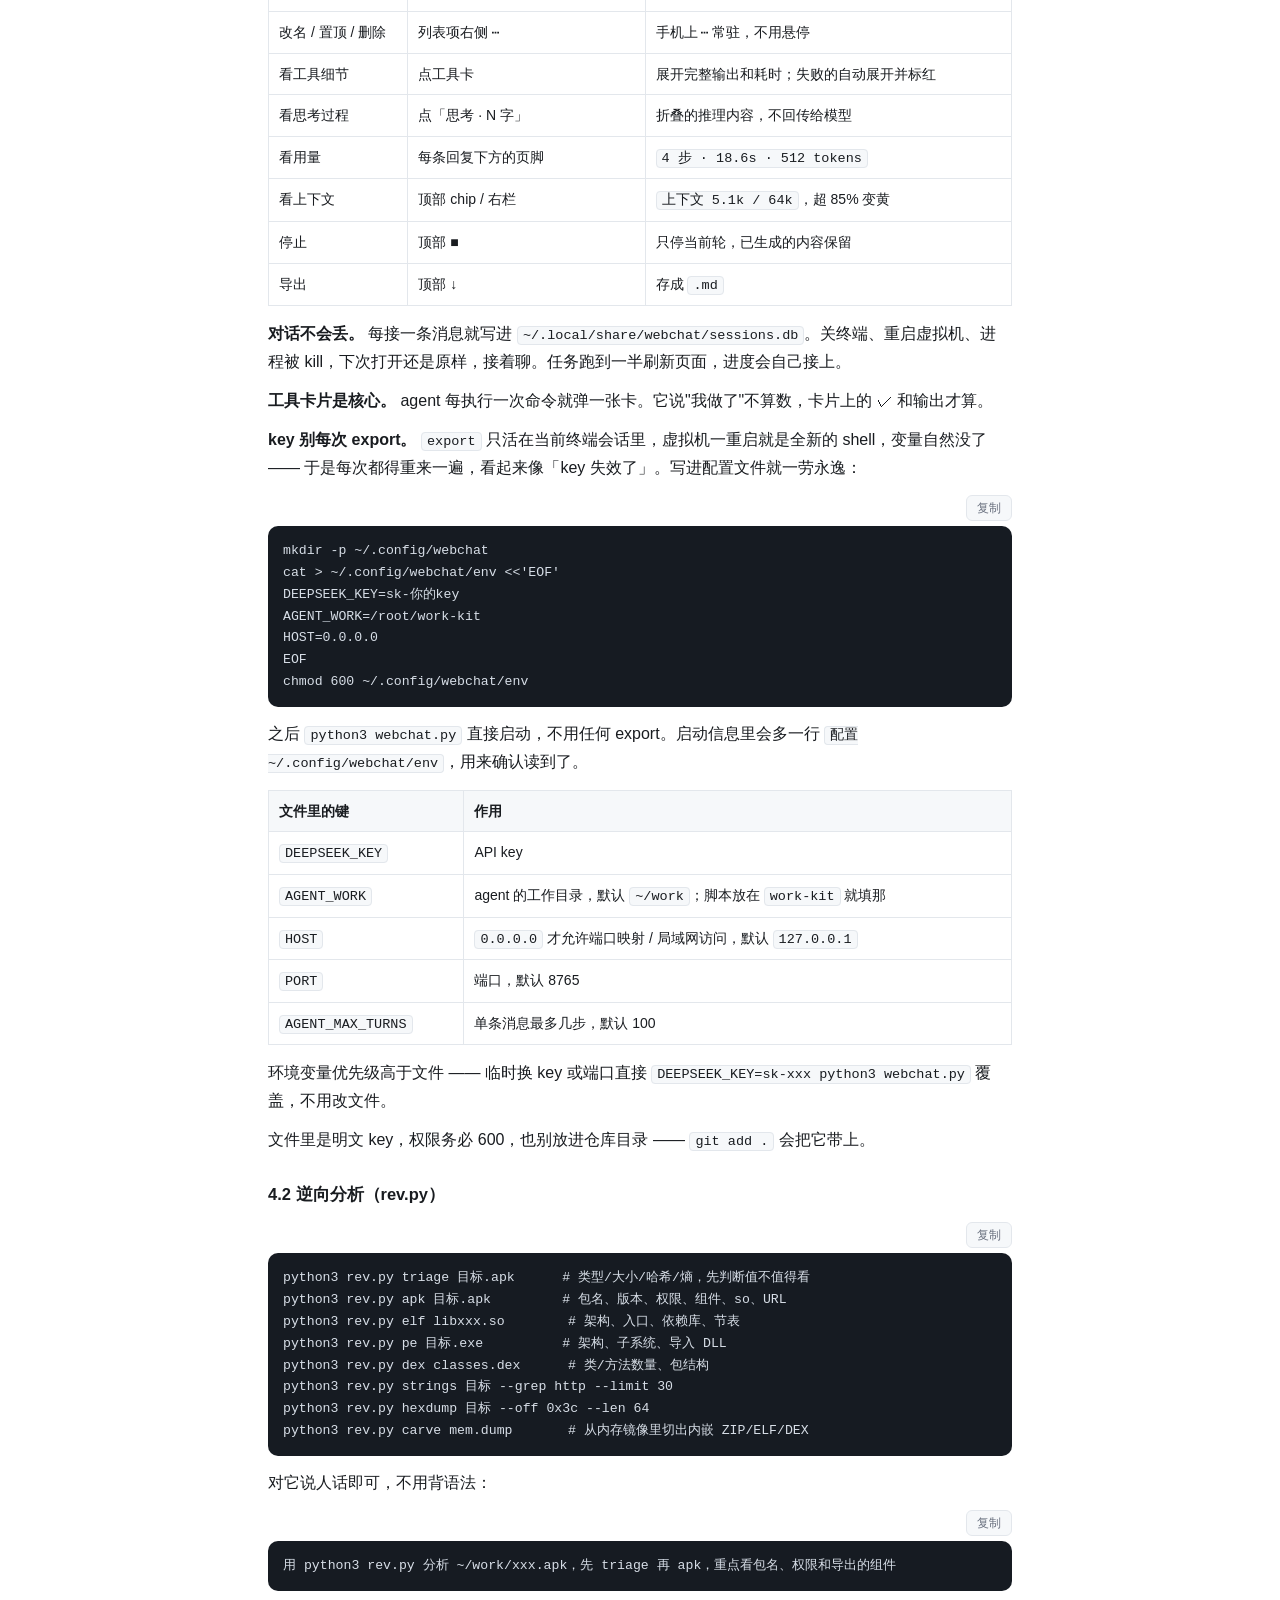
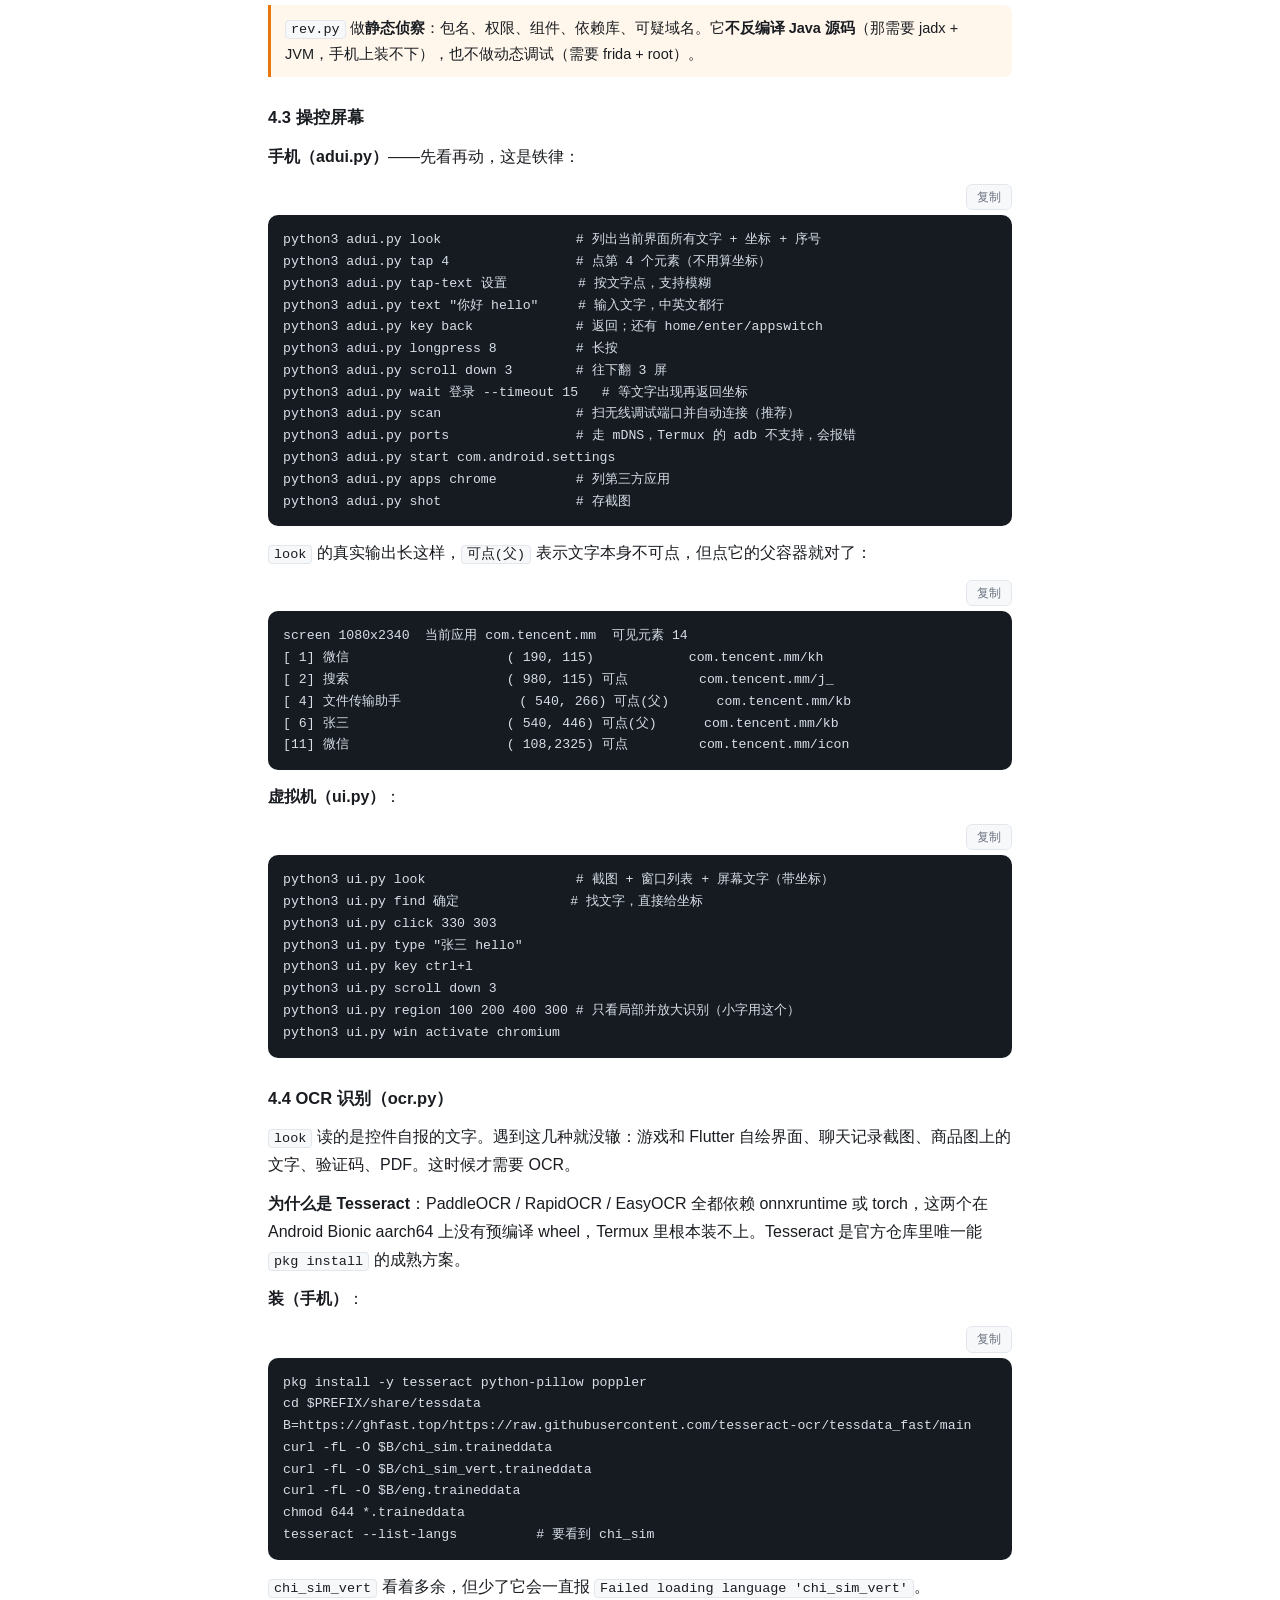
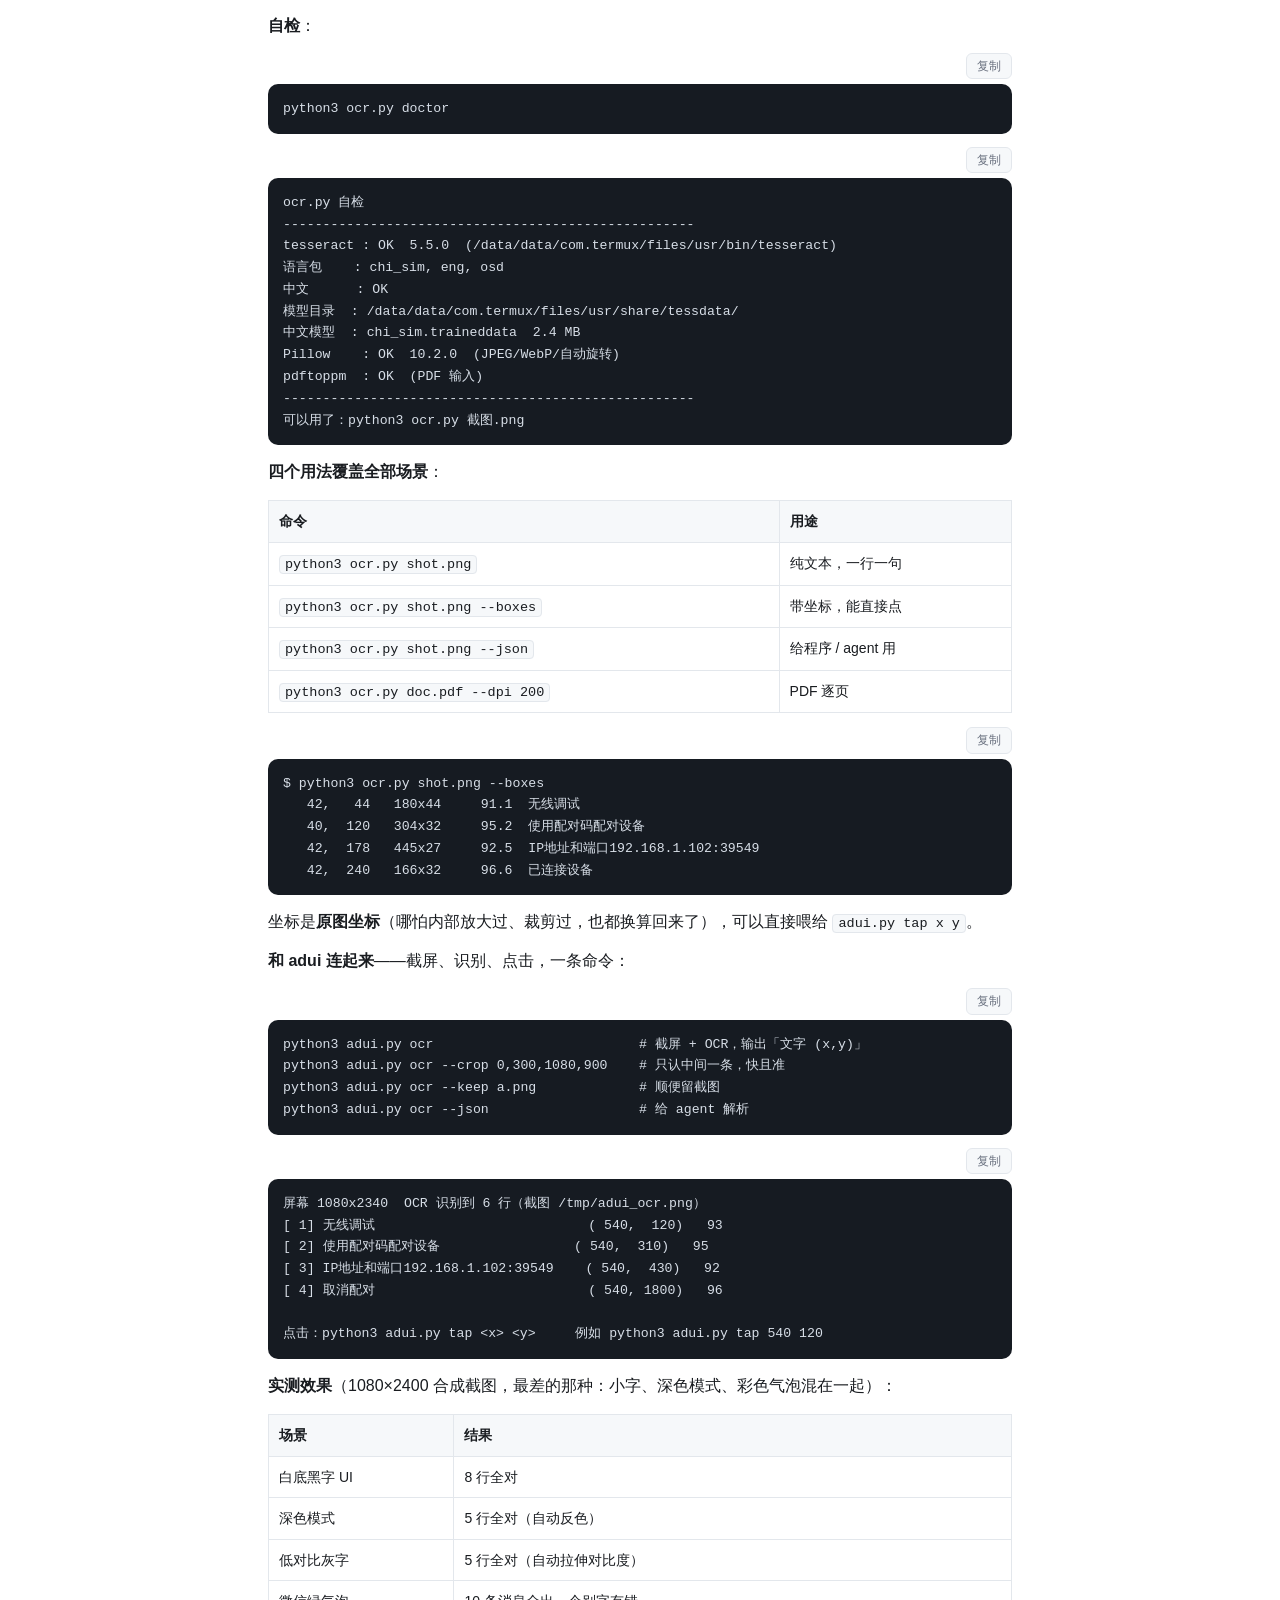
<file: MANUAL.html>
<!DOCTYPE html>
<html lang="zh-CN"><head><meta charset="utf-8">
<meta name="viewport" content="width=device-width,initial-scale=1,viewport-fit=cover">
<title>Agent 工具集 · 部署与使用手册</title>
<style>
:root{--bg:#fff;--fg:#191c20;--muted:#6b7280;--line:#e3e7ec;--soft:#f6f8fa;
--code-bg:#161b22;--code-fg:#d7dee7;--accent:#0b6bcb;--cbtn:#2d3440;
--note-bg:#eff5fe;--note-line:#2f7fe0;--warn-bg:#fff6ec;--warn-line:#e8760d}
@media(prefers-color-scheme:dark){:root{--bg:#14171c;--fg:#e2e7ed;--muted:#98a2b0;
--line:#282e36;--soft:#1a1f26;--code-bg:#0d1117;--code-fg:#d3dae4;--accent:#5aa9ff;
--cbtn:#242b34;--note-bg:#12212f;--note-line:#3d8be8;--warn-bg:#271a0e;--warn-line:#f08828}}
*{box-sizing:border-box}
body{margin:0;background:var(--bg);color:var(--fg);
font:16px/1.75 -apple-system,BlinkMacSystemFont,"PingFang SC","Noto Sans CJK SC","Segoe UI",sans-serif;
-webkit-text-size-adjust:100%}
.wrap{max-width:780px;margin:0 auto;padding:0 18px 90px}
header{position:sticky;top:0;z-index:20;background:var(--bg);
background:color-mix(in srgb,var(--bg) 92%,transparent);
backdrop-filter:blur(12px);border-bottom:1px solid var(--line);
margin:0 -18px;padding:10px 18px;display:flex;align-items:center;gap:10px}
header .t{font-size:14px;font-weight:650;letter-spacing:.2px;overflow:hidden;
white-space:nowrap;text-overflow:ellipsis}
header button{margin-left:auto;flex:0 0 auto;border:1px solid var(--line);background:var(--soft);
color:var(--fg);font:inherit;font-size:12.5px;padding:5px 11px;border-radius:999px;cursor:pointer}
nav{display:none;padding:10px 0 4px;border-bottom:1px solid var(--line);margin-bottom:8px}
nav.on{display:block}
nav a{display:block;padding:7px 2px;color:var(--fg);text-decoration:none;font-size:14.5px;
border-bottom:1px dashed var(--line)}
nav a:last-child{border:0}
h1{font-size:27px;line-height:1.3;margin:30px 0 6px;letter-spacing:-.4px}
.sub{color:var(--muted);font-size:13.5px;margin-bottom:26px}
h2{font-size:20px;margin:44px 0 14px;padding-left:11px;border-left:4px solid var(--accent);
line-height:1.4;scroll-margin-top:64px}
h3{font-size:16.5px;margin:26px 0 10px;color:var(--fg)}
p{margin:11px 0}
.ic{background:var(--soft);border:1px solid var(--line);border-radius:4px;padding:1px 5px;
font-family:ui-monospace,SFMono-Regular,Menlo,Consolas,monospace;font-size:13.5px;
word-break:break-word}
.cb{margin:13px 0}
.capbar{display:flex;align-items:center;gap:8px;min-height:20px;margin-bottom:5px}
.cb .cap{font-size:11.5px;color:var(--muted);letter-spacing:.3px;line-height:1.4}
.cb pre{margin:0;background:var(--code-bg);color:var(--code-fg);border-radius:10px;
padding:14px 15px;overflow-x:auto;font:13.2px/1.65 ui-monospace,SFMono-Regular,Menlo,Consolas,monospace;
-webkit-overflow-scrolling:touch}
.cb .cp{margin-left:auto;flex:0 0 auto;background:var(--soft);color:var(--muted);
border:1px solid var(--line);border-radius:6px;font:inherit;font-size:11.5px;
padding:2px 10px;cursor:pointer}
.cb .cp:active{background:var(--line)}
.tw{overflow-x:auto;margin:14px 0;-webkit-overflow-scrolling:touch}
@media(max-width:560px){
  .tw:not(:has(th:nth-child(3))) td{word-break:break-word}
  .tw:not(:has(th:nth-child(3))) td:first-child{white-space:nowrap;width:26%;padding-right:6px}
  .tw:has(th:nth-child(3)){overflow:visible}
  .tw:has(th:nth-child(3)) table{min-width:0;display:block;border:0}
  .tw:has(th:nth-child(3)) thead{display:none}
  .tw:has(th:nth-child(3)) tbody{display:block}
  .tw:has(th:nth-child(3)) tr{display:block;border:1px solid var(--line);border-radius:10px;
    margin:0 0 9px;padding:8px 13px}
  .tw:has(th:nth-child(3)) td{display:block;position:relative;border:0;
    padding:2px 0 2px 72px;font-size:14px;line-height:1.65}
  .tw:has(th:nth-child(3)) td::before{content:attr(data-label);position:absolute;left:0;top:2px;
    width:64px;font-size:11.5px;color:var(--muted);letter-spacing:.2px;line-height:1.8}
  .tw:has(th:nth-child(3)) td:first-child{font-weight:650;font-size:14.5px;
    padding-bottom:3px;margin-bottom:2px;border-bottom:1px dashed var(--line)}
  .tw:has(th:nth-child(3)) td:first-child::before{min-width:30px}
}
table{border-collapse:collapse;width:100%;font-size:14px}
th,td{border:1px solid var(--line);padding:8px 10px;text-align:left;vertical-align:top}
th{background:var(--soft);font-weight:650;white-space:nowrap}
td code{font-size:12.8px}
.note,.warn{padding:11px 14px;border-radius:0 8px 8px 0;margin:14px 0;font-size:14.5px;
line-height:1.7;border-left:3px solid}
.note{background:var(--note-bg);border-color:var(--note-line)}
.warn{background:var(--warn-bg);border-color:var(--warn-line)}
ul{margin:11px 0;padding-left:22px}
li{margin:6px 0}
hr{border:0;border-top:1px solid var(--line);margin:34px 0}
footer{color:var(--muted);font-size:12.5px;text-align:center;padding:30px 0 10px}
</style></head><body><div class="wrap">
<header><span class="t">Agent 工具集</span><button id="toc">目录</button></header>
<nav id="nav"><a href="#sec0">零、先看这张图</a><a href="#sec1">一、文件清单</a><a href="#sec2">二、手机线部署（Termux）</a><a href="#sec3">三、虚拟机线（Alpine + icewm）</a><a href="#sec4">四、日常使用</a><a href="#sec5">五、命令速查</a><a href="#sec6">六、故障排查</a><a href="#sec7">七、每天开机后的三分钟</a><a href="#sec8">八、安全边界</a><a href="#sec9">九、附录：两套环境的能力对照</a></nav><h1>Agent 工具集</h1><div class="sub">部署与使用手册</div><div class="note"><b>第一次装？</b> 这份是速查手册，默认你会用终端。完全没接触过命令行的话，看 <a href="START.html"><b>零基础版</b></a>——从装 Termux 开始，每一步都写清楚敲什么、看到什么、失败了怎么办。</div><p><b>2026.11.19</b> · 适用于 Android（Termux，Android 11+）与 Linux（服务器 / 虚拟机）</p><p>这套东西的目标：跑一个<b>能真正动手</b>的 AI——聊天、执行命令、分析 APK、操控屏幕。手机上装 Termux 能跑，Linux 服务器扔上去也能跑，两个环境共用同一份代码。七个脚本加三个前端文件，彼此独立，坏一个不影响其他。</p><h2 id="sec0">零、先看这张图</h2><p>很多人第一次装完会混淆：<code class="ic">ui.py</code> 和 <code class="ic">adui.py</code> 都是操控屏幕，为什么是两个文件？因为它们操控的是<b>两种完全不同的屏幕</b>，技术路线不同，不能合并。</p><div class="tw"><table><thead><tr><th>文件</th><th>运行环境</th><th>操控什么</th><th>技术路线</th></tr></thead><tbody><tr><td data-label="文件"><code class="ic">agent.py</code></td><td data-label="运行环境">手机 + 虚拟机</td><td data-label="操控什么">——（对话入口）</td><td data-label="技术路线">DeepSeek function calling</td></tr><tr><td data-label="文件"><code class="ic">webchat.py</code></td><td data-label="运行环境">手机 + 虚拟机</td><td data-label="操控什么">——（图形界面）</td><td data-label="技术路线">http.server + 内嵌页面</td></tr><tr><td data-label="文件"><code class="ic">rev.py</code></td><td data-label="运行环境">手机 + 虚拟机</td><td data-label="操控什么">文件（APK/ELF/PE）</td><td data-label="技术路线">纯标准库二进制解析</td></tr><tr><td data-label="文件"><code class="ic">adui.py</code></td><td data-label="运行环境"><b>手机</b></td><td data-label="操控什么"><b>安卓屏幕</b></td><td data-label="技术路线">ADB + uiautomator</td></tr><tr><td data-label="文件"><code class="ic">ocr.py</code></td><td data-label="运行环境">手机 + 虚拟机</td><td data-label="操控什么">图片/PDF 里的字</td><td data-label="技术路线">Tesseract 5</td></tr><tr><td data-label="文件"><code class="ic">ui.py</code></td><td data-label="运行环境"><b>虚拟机</b></td><td data-label="操控什么"><b>X11 桌面</b></td><td data-label="技术路线">xdotool + 截图 OCR</td></tr><tr><td data-label="文件"><code class="ic">patch_ui.py</code></td><td data-label="运行环境">虚拟机</td><td data-label="操控什么">——（补丁脚本）</td><td data-label="技术路线">改 agent.py 加工具</td></tr></tbody></table></div><div class="note">一句话记住：<b>手机用 adui，虚拟机用 ui。</b> 装错环境不会报错，只会一直说“找不到 adb”或“DISPLAY 为空”。</div><h2 id="sec1">一、文件清单</h2><p>所有文件都在仓库 github.com/dengxiancao/agent-kit。下载有三种方式，按你的网络选一种就行。</p><p><b>方式 A：整仓克隆（推荐，墙内可用）</b></p><div class="cb"><div class="capbar"><button class="cp" type="button">复制</button></div><pre><code>git clone --depth 1 https://ghfast.top/https://github.com/dengxiancao/agent-kit ~/work-kit</code></pre></div><p><code class="ic">ghfast.top/</code> 是 GitHub 的镜像前缀，原地址整段接在后面即可。以后更新：</p><div class="cb"><div class="capbar"><button class="cp" type="button">复制</button></div><pre><code>cd ~/work-kit &amp;&amp; git pull</code></pre></div><p>不想每次手写前缀，配一次全局替换，之后 git 命令照原样敲：</p><div class="cb"><div class="capbar"><button class="cp" type="button">复制</button></div><pre><code>git config --global url.&quot;https://ghfast.top/https://github.com/&quot;.insteadOf &quot;https://github.com/&quot;</code></pre></div><p><b>方式 B：单文件（镜像 raw）</b></p><p>只要一两个文件时用这个。前缀和方式 A 是同一个镜像，只是后面的地址不同：</p><div class="cb"><div class="capbar"><button class="cp" type="button">复制</button></div><pre><code>BASE=https://ghfast.top/https://raw.githubusercontent.com/dengxiancao/agent-kit/main
cd ~/work
curl -fL -o adui.py.part $BASE/adui.py &amp;&amp; mv adui.py.part adui.py</code></pre></div><div class="warn"><b>别用 <code class="ic">wget -O 目标文件</code>。</b> 下载失败时它会先把目标文件清空，留下 0 字节的残骸，把原来能用的版本一起毁掉（这个坑踩一次就够）。<code class="ic">curl -f</code> 遇到非 2xx 直接失败、不落盘；先写 <code class="ic">.part</code> 再 <code class="ic">mv</code>，半截文件永远覆盖不了好文件。</div><p><b>方式 C：备用入口</b></p><p>jsDelivr 有国内 CDN，通常是三者里最快的，但<b>内容会缓存几个小时</b>——刚更新的版本可能还是旧的，拿新版别用它：</p><div class="cb"><div class="capbar"><button class="cp" type="button">复制</button></div><pre><code>BASE=https://cdn.jsdelivr.net/gh/dengxiancao/agent-kit@main</code></pre></div><p><code class="ic">raw.githubusercontent.com</code> 直连在部分网络下会报 <code class="ic">Read error (Connection timed out) in headers</code> —— 域名能解析、TCP 也连得上，但响应被中途掐断。<b>这种断法改 DNS 没用</b>：</p><div class="cb"><div class="capbar"><button class="cp" type="button">复制</button></div><pre><code>BASE=https://raw.githubusercontent.com/dengxiancao/agent-kit/main</code></pre></div><div class="tw"><table><thead><tr><th>文件</th><th>字节数</th><th>干什么</th><th>装在哪</th></tr></thead><tbody><tr><td data-label="文件"><code class="ic">rev.py</code></td><td data-label="字节数">28616</td><td data-label="干什么">逆向侦察</td><td data-label="装在哪">手机 + 虚拟机</td></tr><tr><td data-label="文件"><code class="ic">webchat.py</code></td><td data-label="字节数">45068</td><td data-label="干什么">浏览器聊天界面（服务 + agent 循环）</td><td data-label="装在哪">手机 + 虚拟机</td></tr><tr><td data-label="文件"><code class="ic">static/app.html</code></td><td data-label="字节数">5110</td><td data-label="干什么">界面结构</td><td data-label="装在哪">手机 + 虚拟机</td></tr><tr><td data-label="文件"><code class="ic">static/app.css</code></td><td data-label="字节数">22706</td><td data-label="干什么">界面样式（含深色模式）</td><td data-label="装在哪">手机 + 虚拟机</td></tr><tr><td data-label="文件"><code class="ic">static/app.js</code></td><td data-label="字节数">35216</td><td data-label="干什么">界面逻辑（会话、流式渲染、Markdown）</td><td data-label="装在哪">手机 + 虚拟机</td></tr><tr><td data-label="文件"><code class="ic">adui.py</code></td><td data-label="字节数">47304</td><td data-label="干什么">安卓控屏（含 doctor、ocr）</td><td data-label="装在哪">手机</td></tr><tr><td data-label="文件"><code class="ic">ocr.py</code></td><td data-label="字节数">33777</td><td data-label="干什么">本地 OCR（图片/PDF → 文字+坐标）</td><td data-label="装在哪">手机 + 虚拟机</td></tr><tr><td data-label="文件"><code class="ic">ui.py</code></td><td data-label="字节数">16329</td><td data-label="干什么">Linux 桌面控屏</td><td data-label="装在哪">虚拟机</td></tr><tr><td data-label="文件"><code class="ic">patch_ui.py</code></td><td data-label="字节数">2708</td><td data-label="干什么">把 ui 注入 agent.py</td><td data-label="装在哪">虚拟机</td></tr><tr><td data-label="文件"><code class="ic">MANUAL.html</code></td><td data-label="字节数">—</td><td data-label="干什么">这份手册</td><td data-label="装在哪">手机 + 虚拟机</td></tr></tbody></table></div><p>下完校验大小，对不上就是没下完：</p><div class="cb"><div class="capbar"><button class="cp" type="button">复制</button></div><pre><code>wc -c rev.py webchat.py adui.py ocr.py static/app.html static/app.css static/app.js</code></pre></div><div class="warn"><b><code class="ic">webchat.py</code> 必须和 <code class="ic">static/</code> 目录放在同一层。</b> 只拷 <code class="ic">webchat.py</code> 过来，打开页面会看到「缺少 static 目录」的提示页——不是程序坏了，是少了三个前端文件。</div><p>手机上看这份手册不用下载，直接开在线版：https://dengxiancao.github.io/agent-kit/MANUAL.html</p><div class="note">仓库是长期地址，不会像临时粘贴站那样过期。改完代码 <code class="ic">git commit</code> 回自己仓库，换手机也不用重找链接。

仍然建议定期备份：<code class="ic">tar czf ~/backup.tgz ~/work</code>。</div><h3>1.1 一键更新</h3><p>仓库里带了一个 <code class="ic">update.sh</code>，以后换新版不用记文件地址、不用逐个 curl。下面用 <code class="ic">~/work</code> 举例，<b>你的脚本放在哪个目录就换成哪个</b>（有人放在 <code class="ic">~/work-kit</code>）：</p><div class="cb"><div class="capbar"><span class="cap">第一次：取脚本并更新全部</span><button class="cp" type="button">复制</button></div><pre><code>cd ~/work
curl -fL -o update.sh.part https://ghfast.top/https://raw.githubusercontent.com/dengxiancao/agent-kit/main/update.sh
mv update.sh.part update.sh &amp;&amp; chmod +x update.sh
sh update.sh</code></pre></div><p>以后只要一句：</p><div class="cb"><div class="capbar"><button class="cp" type="button">复制</button></div><pre><code>sh ~/work/update.sh</code></pre></div><p>它做的事：</p><div class="tw"><table><thead><tr><th>行为</th><th>为什么重要</th></tr></thead><tbody><tr><td data-label="行为">先下临时文件</td><td data-label="为什么重要">断网、下到一半、镜像返回半截内容，都<b>不会</b>覆盖你正在用的文件</td></tr><tr><td data-label="行为">内容比对</td><td data-label="为什么重要">跟本地一模一样就跳过，不写盘、不产生 <code class="ic">.bak</code></td></tr><tr><td data-label="行为">语法预检</td><td data-label="为什么重要"><code class="ic">.py</code> 先编译一遍，坏了直接拒绝写入，旧文件原样保留</td></tr><tr><td data-label="行为">自动换镜像</td><td data-label="为什么重要">ghfast 不通就试 gh-proxy，再试 raw</td></tr></tbody></table></div><p>三种用法：</p><div class="cb"><div class="capbar"><button class="cp" type="button">复制</button></div><pre><code>sh update.sh --list      # 只看本地和远端的版本差，不下载
sh update.sh ocr.py      # 只更新一个，可写多个
sh update.sh --self      # 更新 update.sh 自己</code></pre></div><div class="note">更新完它会提示跑 <code class="ic">python3 ocr.py doctor</code> 和 <code class="ic">python3 adui.py doctor</code> 复查。

<code class="ic">.bak</code> 是上一次的版本，确认新版没问题后可以删：<code class="ic">rm -f *.bak</code>。</div><h2 id="sec2">二、手机线部署（Termux）</h2><p>手机是主战场：既能聊天，又能操控屏幕。全套约 15 分钟，其中配对占一半时间。</p><h3>2.1 一次性准备</h3><p><b>① Termux 来源要对。</b> Google Play 那个版本 2020 年就停止更新了，<code class="ic">pkg</code> 仓库连不上，装什么都失败。从 F-Droid 或 GitHub Releases（<code class="ic">termux/termux-app</code>，选 <code class="ic">arm64-v8a</code>）安装。</p><p><b>② 换国内源。</b> 默认源在国外，几十 KB/s。</p><div class="cb"><div class="capbar"><button class="cp" type="button">复制</button></div><pre><code>termux-change-repo</code></pre></div><p>依次选 <code class="ic">Mirror group</code> → <code class="ic">Mirrors in Chinese</code> → 回车。或者直接写死清华源：</p><div class="cb"><div class="capbar"><button class="cp" type="button">复制</button></div><pre><code>printf &#x27;deb https://mirrors.tuna.tsinghua.edu.cn/termux/apt/termux-main stable main\n&#x27; &gt; $PREFIX/etc/apt/sources.list
pkg update -y</code></pre></div><p><b>③ 装依赖。</b> 只装必需的，不要跑 <code class="ic">pkg upgrade</code>（那是几百 MB 的全量升级，用不上）。</p><div class="cb"><div class="capbar"><button class="cp" type="button">复制</button></div><pre><code>pkg install -y python wget android-tools</code></pre></div><p><code class="ic">android-tools</code> 提供 <code class="ic">adb</code>，约 10MB。装完执行 <code class="ic">adb version</code> 检查，版本低于 1.0.41 的话，配对时可能报 <code class="ic">unknown command</code>。</p><p><b>④ 保活设置（关键）。</b> 不做这步，agent 一执行命令就被系统杀掉。</p><div class="cb"><div class="capbar"><button class="cp" type="button">复制</button></div><pre><code>termux-wake-lock</code></pre></div><p>再去系统设置里给它开绿灯（小米/华为/OPPO 尤其严）：</p><ul><li>设置 → 应用管理 → Termux → <b>省电策略</b>：无限制</li><li>同一页面 → <b>自启动</b>：允许</li><li>同一页面 → <b>后台弹出界面</b>：允许</li></ul><div class="warn"><code class="ic">termux-wake-lock</code> 每次开机都要重新执行一次。它是防休眠锁，不是永久配置。</div><h3>2.2 下载与校验</h3><p>见第一章。手机端需要 <code class="ic">rev.py</code>、<code class="ic">webchat.py</code>、<code class="ic">adui.py</code>、<code class="ic">ocr.py</code> 四个，外加 <code class="ic">static/</code> 里的 <code class="ic">app.html</code>、<code class="ic">app.css</code>、<code class="ic">app.js</code> 三个前端文件；不装 OCR 也能控屏，只是遇到自绘界面就没辙。</p><h3>2.3 启动</h3><p>两种入口，二选一，也可以同时跑（互不影响）。</p><div class="tw"><table><thead><tr><th></th><th><code class="ic">agent.py</code></th><th><code class="ic">webchat.py</code></th></tr></thead><tbody><tr><td data-label="">形态</td><td data-label="`agent.py`">终端里对 <code class="ic">you&gt;</code> 说话</td><td data-label="`webchat.py`">浏览器聊天页</td></tr><tr><td data-label="">启动</td><td data-label="`agent.py`"><code class="ic">python3 agent.py</code></td><td data-label="`webchat.py`"><code class="ic">python3 webchat.py</code></td></tr><tr><td data-label="">退出</td><td data-label="`agent.py`">输入 <code class="ic">exit</code> 或 Ctrl+C</td><td data-label="`webchat.py`">Ctrl+C</td></tr><tr><td data-label="">适合</td><td data-label="`agent.py`">脚本化、SSH 里用</td><td data-label="`webchat.py`">手机上点着用</td></tr></tbody></table></div><p><b>界面版</b>启动后终端会一直占用、不回到提示符——这是正常的，它在跑 HTTP 服务。切到浏览器打开：</p><div class="cb"><div class="capbar"><button class="cp" type="button">复制</button></div><pre><code>http://127.0.0.1:8765</code></pre></div><div class="note">必须带 <code class="ic">http://</code>。只输 <code class="ic">127.0.0.1:8765</code> 会被 Chrome 当成搜索词。</div><p>想先看界面长什么样、不消耗 API 额度，加 <code class="ic">--mock</code>：</p><div class="cb"><div class="capbar"><button class="cp" type="button">复制</button></div><pre><code>python3 webchat.py --mock</code></pre></div><p>端口被占了就换一个：</p><div class="cb"><div class="capbar"><button class="cp" type="button">复制</button></div><pre><code>python3 webchat.py --port 8800</code></pre></div><p><b>让 agent 知道有这些工具。</b> 不用改代码，它看到文件就懂，但你第一句话点明更保险：</p><div class="cb"><div class="capbar"><button class="cp" type="button">复制</button></div><pre><code>~/work 下有 rev.py（逆向分析）和 adui.py（操作手机屏幕），需要时直接用 python3 调用。</code></pre></div><h3>2.4 控屏准备（ADB 无线调试）</h3><p>这一步是全套里最容易卡住的地方。<b>Android 11 以上才有无线调试</b>，10 及以下需要先用电脑 USB 连一次。</p><p><b>① 打开开发者选项</b>：设置 → 我的设备 → 全部参数 → 连续点「MIUI 版本」7 次。然后 设置 → 更多设置 → 开发者选项 → <b>无线调试</b> 打开。</p><p><b>② 配对（只需一次，重启不丢）。</b> 点「使用配对码配对设备」，会弹窗显示两组东西：</p><div class="tw"><table><thead><tr><th>位置</th><th>显示的内容</th><th>用途</th></tr></thead><tbody><tr><td data-label="位置">「无线调试」<b>主页面</b></td><td data-label="显示的内容">IP 地址和端口，如 <code class="ic">192.168.1.102:39549</code></td><td data-label="用途"><b>connect</b></td></tr><tr><td data-label="位置">「与设备配对」<b>弹窗</b></td><td data-label="显示的内容">IP 地址和端口 + 6 位配对码</td><td data-label="用途"><b>pair</b></td></tr></tbody></table></div><div class="warn"><b>这两个端口不一样，是本流程 90% 失败的原因。</b> 拿主页面那个端口去 pair，必定报 <code class="ic">protocol fault (couldn&#x27;t read status message)</code>。</div><p><b>配对端口有效期约 2 分钟</b>，切换应用、锁屏都会让它提前失效。所以用<b>分屏</b>操作，让设置和 Termux 同时可见：最近任务 → 长按 Termux → 分屏 → 上半屏选「设置」。</p><p><b>不想肉眼抄端口</b>，直接扫（推荐，Termux 里唯一可靠的办法）：</p><div class="cb"><div class="capbar"><button class="cp" type="button">复制</button></div><pre><code>python3 adui.py scan</code></pre></div><p>Termux 和 adbd 跑在同一台手机上，所以它扫的是 <code class="ic">127.0.0.1</code> 的 30000–65535，找到端口就顺手连上：</p><div class="cb"><div class="capbar"><button class="cp" type="button">复制</button></div><pre><code>扫描 127.0.0.1 的 30000-65535 端口（共 35536 个，约 5-20 秒）…
  6s，发现 2 个开放端口：
    39549
    42361

  127.0.0.1:39549  -&gt; 连接成功

设备就绪：127.0.0.1:39549
接下来：python3 adui.py info   然后  python3 adui.py look</code></pre></div><div class="note"><code class="ic">python3 adui.py ports</code> 走的是 <code class="ic">adb mdns services</code>，而 <b>Termux 的 <code class="ic">android-tools</code> 编译时没带 mDNS</b>，一定报 <code class="ic">adb mdns is not supported by this version of adb</code>。这不是手机的问题，也不是配置错，改用 <code class="ic">scan</code> 就行。</div><p>配对弹窗打开的那 2 分钟里，<code class="ic">scan</code> 也会把弹窗端口一起扫出来（多出来的那个就是 pair 端口）。弹窗关掉后它就消失，这也是判断哪个是 pair 端口的小技巧。</p><p>配对命令写成 <code class="ic">IP:端口 6位码</code> 最不容易出错：</p><div class="cb"><div class="capbar"><span class="cap">端口和码都从弹窗里抄，2 分钟内执行完</span><button class="cp" type="button">复制</button></div><pre><code>python3 adui.py pair 192.168.1.102:42361 570100</code></pre></div><p>成功标志：</p><div class="cb"><div class="capbar"><button class="cp" type="button">复制</button></div><pre><code>Successfully paired to 192.168.1.102:42361

配对完成（这东西只做一次，重启也不会丢）。
配对后调试端口会换一个，正在自动找…

  127.0.0.1:39549  -&gt; 连接成功</code></pre></div><p>配对成功会自动接着扫端口并连上，不用你再抄第二次。</p><p><b>③ 连接（每次重启后都要做）。</b> 用<b>主页面</b>那个端口：</p><div class="cb"><div class="capbar"><button class="cp" type="button">复制</button></div><pre><code>python3 adui.py connect 192.168.1.102:39549
adb devices</code></pre></div><p><code class="ic">devices</code> 下面出现这一行才算通：</p><div class="cb"><div class="capbar"><button class="cp" type="button">复制</button></div><pre><code>192.168.1.102:39549	device</code></pre></div><div class="note">显示 <code class="ic">unauthorized</code> 是没点手机上的「允许调试吗」弹窗；显示 <code class="ic">offline</code> 就 <code class="ic">adb kill-server</code> 后重连。

报 <code class="ic">Connection refused</code> 只有一个意思：<b>这个端口上没有服务在监听</b>，端口已经变了（开关一次无线调试、打开一次配对弹窗，端口都可能换）。直接 <code class="ic">python3 adui.py scan</code>，它会找到当前端口并重连。</div><p><b>④ 验证工具。</b></p><div class="cb"><div class="capbar"><button class="cp" type="button">复制</button></div><pre><code>python3 adui.py info</code></pre></div><p>预期：</p><div class="cb"><div class="capbar"><button class="cp" type="button">复制</button></div><pre><code>adb      : adb
device   : 默认  (M2102J2SC / Android 13)
screen   : 1080x2340
foreground: com.termux</code></pre></div><h3>2.5 中文输入（一条命令，之后自动）</h3><p><code class="ic">adb shell input text</code> <b>只支持 ASCII</b>，中文会丢字，所以必须装一个能被 adb 调用的输入法。这套流程已经封装好，一条命令做完：</p><div class="cb"><div class="capbar"><button class="cp" type="button">复制</button></div><pre><code>cd ~/work
python3 adui.py ime-install</code></pre></div><p>它会依次做四件事：<b>下载 17KB 的 apk → <code class="ic">adb install</code> → <code class="ic">ime enable</code> → 打印结果</b>。不需要 root，也不需要你自己去设置里翻输入法列表。成功时输出：</p><div class="cb"><div class="capbar"><button class="cp" type="button">复制</button></div><pre><code>== 下载 ADBKeyBoard（约 17KB，3 个源依次尝试）
  已保存 ~/work/ADBKeyboard.apk（17374 字节）
== 安装 ~/work/ADBKeyboard.apk
  Success
ADBKeyBoard 已启用（不抢你的默认输入法，text 时会临时切换再切回）</code></pre></div><p>之后中文直接输入：</p><div class="cb"><div class="capbar"><button class="cp" type="button">复制</button></div><pre><code>python3 adui.py text &quot;你好，世界&quot;</code></pre></div><p>输出 <code class="ic">输入（ADBKeyBoard）：你好，世界</code> 就成了。<b>它只在输入中文的那一瞬间切到 ADB Keyboard，输完立刻切回你原来的输入法</b>，所以不会出现「键盘不弹了」。</p><div class="note">如果手机弹出「禁止通过 USB 安装应用」，是 MIUI 拦的：apk 已被推到 下载/ADBKeyboard.apk，点一下手动装，再执行 <code class="ic">python3 adui.py ime-enable</code>。想以后都能让 adb 装，去 开发者选项 打开「USB 安装」。</div><p>三个排障命令：</p><div class="cb"><div class="capbar"><button class="cp" type="button">复制</button></div><pre><code>python3 adui.py ime           # 看当前输入法、ADBKeyBoard 装没装/启用没
python3 adui.py ime adb       # 手动切到 ADB Keyboard（它没有可见键盘）
python3 adui.py ime restore   # 切回你原来的输入法</code></pre></div><p>想确认字真的落进输入框了（多花 1~2 秒，会回读界面）：</p><div class="cb"><div class="capbar"><button class="cp" type="button">复制</button></div><pre><code>python3 adui.py text &quot;你好&quot; --verify</code></pre></div><h2 id="sec3">三、虚拟机线（Alpine + icewm）</h2><p>虚拟机这条路适合需要完整 Linux 环境的场景：装包、编译、跑桌面程序。它的屏幕操控靠 <code class="ic">xdotool</code>，走 X11 协议，比安卓那套稳定得多。</p><h3>3.1 装依赖</h3><div class="cb"><div class="capbar"><button class="cp" type="button">复制</button></div><pre><code>apk add xdotool imagemagick tesseract-ocr tesseract-ocr-data-chi_sim wmctrl</code></pre></div><p>约 80MB。中文语言包报找不到的话，先加 community 源：</p><div class="cb"><div class="capbar"><button class="cp" type="button">复制</button></div><pre><code>echo &#x27;https://mirrors.aliyun.com/alpine/community&#x27; &gt;&gt; /etc/apk/repositories
apk update &amp;&amp; apk add tesseract-ocr-data-chi_sim</code></pre></div><h3>3.2 自检</h3><div class="cb"><div class="capbar"><button class="cp" type="button">复制</button></div><pre><code>cd ~/work
python3 ui.py info</code></pre></div><div class="cb"><div class="capbar"><button class="cp" type="button">复制</button></div><pre><code>DISPLAY   : :0
screen    : 1280x800
xdotool  : OK
tesseract: OK
ocr langs : chi_sim,eng</code></pre></div><div class="warn"><code class="ic">DISPLAY</code> 是空的话，说明当前终端不在图形会话里。补一句 <code class="ic">export DISPLAY=:0</code> 再试。agent 通过 <code class="ic">run_shell</code> 调用时同样要有这个变量，否则 <code class="ic">look</code> 会失败。</div><h3>3.3 接入 agent</h3><p>让 <code class="ic">ui</code> 成为 agent 的一个正式工具（而不是每次拼 shell 命令），跑一次补丁：</p><div class="cb"><div class="capbar"><button class="cp" type="button">复制</button></div><pre><code>python3 patch_ui.py</code></pre></div><p>它做三件事，改前自动备份成 <code class="ic">agent.py.bak</code>：</p><ul><li>在工具清单里加 <code class="ic">ui</code></li><li>在执行分支里接上 <code class="ic">ui.py</code></li><li>把命令超时从 10 秒提到 30 秒（<code class="ic">apk add</code>、解压这类操作 10 秒根本不够）</li></ul><div class="note">补丁是幂等的，重复执行会打印「已经加过了」。想回滚就 <code class="ic">cp agent.py.bak agent.py</code>。</div><h2 id="sec4">四、日常使用</h2><h3>4.1 界面版怎么用</h3><p>界面分三块：左边会话列表、中间对话、右边运行详情。手机上侧栏收成抽屉（左上 ☰），运行详情变底部弹层（顶部图表按钮）。</p><div class="tw"><table><thead><tr><th>操作</th><th>位置</th><th>说明</th></tr></thead><tbody><tr><td data-label="操作">发消息</td><td data-label="位置">底部输入框，回车或 ↑</td><td data-label="说明">Shift+回车换行；中文输入法选词时按回车不会误发</td></tr><tr><td data-label="操作">新对话</td><td data-label="位置">左上「新对话」，或 ⌘K / Ctrl+K</td><td data-label="说明">旧对话不清空，随时切回去</td></tr><tr><td data-label="操作">切换对话</td><td data-label="位置">左侧列表</td><td data-label="说明">按今天 / 昨天 / 7 天内 / 更早分组</td></tr><tr><td data-label="操作">搜索</td><td data-label="位置">左侧搜索框</td><td data-label="说明">同时搜标题和消息正文</td></tr><tr><td data-label="操作">改名 / 置顶 / 删除</td><td data-label="位置">列表项右侧 ⋯</td><td data-label="说明">手机上 ⋯ 常驻，不用悬停</td></tr><tr><td data-label="操作">看工具细节</td><td data-label="位置">点工具卡</td><td data-label="说明">展开完整输出和耗时；失败的自动展开并标红</td></tr><tr><td data-label="操作">看思考过程</td><td data-label="位置">点「思考 · N 字」</td><td data-label="说明">折叠的推理内容，不回传给模型</td></tr><tr><td data-label="操作">看用量</td><td data-label="位置">每条回复下方的页脚</td><td data-label="说明"><code class="ic">4 步 · 18.6s · 512 tokens</code></td></tr><tr><td data-label="操作">看上下文</td><td data-label="位置">顶部 chip / 右栏</td><td data-label="说明"><code class="ic">上下文 5.1k / 64k</code>，超 85% 变黄</td></tr><tr><td data-label="操作">停止</td><td data-label="位置">顶部 ■</td><td data-label="说明">只停当前轮，已生成的内容保留</td></tr><tr><td data-label="操作">导出</td><td data-label="位置">顶部 ↓</td><td data-label="说明">存成 <code class="ic">.md</code></td></tr></tbody></table></div><p><b>对话不会丢。</b> 每接一条消息就写进 <code class="ic">~/.local/share/webchat/sessions.db</code>。关终端、重启虚拟机、进程被 kill，下次打开还是原样，接着聊。任务跑到一半刷新页面，进度会自己接上。</p><p><b>工具卡片是核心。</b> agent 每执行一次命令就弹一张卡。它说"我做了"不算数，卡片上的 ✓ 和输出才算。</p><p><b>key 别每次 export。</b> <code class="ic">export</code> 只活在当前终端会话里，虚拟机一重启就是全新的 shell，变量自然没了 —— 于是每次都得重来一遍，看起来像「key 失效了」。写进配置文件就一劳永逸：</p><div class="cb"><div class="capbar"><button class="cp" type="button">复制</button></div><pre><code>mkdir -p ~/.config/webchat
cat &gt; ~/.config/webchat/env &lt;&lt;&#x27;EOF&#x27;
DEEPSEEK_KEY=sk-你的key
AGENT_WORK=/root/work-kit
HOST=0.0.0.0
EOF
chmod 600 ~/.config/webchat/env</code></pre></div><p>之后 <code class="ic">python3 webchat.py</code> 直接启动，不用任何 export。启动信息里会多一行 <code class="ic">配置 ~/.config/webchat/env</code>，用来确认读到了。</p><div class="tw"><table><thead><tr><th>文件里的键</th><th>作用</th></tr></thead><tbody><tr><td data-label="文件里的键"><code class="ic">DEEPSEEK_KEY</code></td><td data-label="作用">API key</td></tr><tr><td data-label="文件里的键"><code class="ic">AGENT_WORK</code></td><td data-label="作用">agent 的工作目录，默认 <code class="ic">~/work</code>；脚本放在 <code class="ic">work-kit</code> 就填那</td></tr><tr><td data-label="文件里的键"><code class="ic">HOST</code></td><td data-label="作用"><code class="ic">0.0.0.0</code> 才允许端口映射 / 局域网访问，默认 <code class="ic">127.0.0.1</code></td></tr><tr><td data-label="文件里的键"><code class="ic">PORT</code></td><td data-label="作用">端口，默认 8765</td></tr><tr><td data-label="文件里的键"><code class="ic">AGENT_MAX_TURNS</code></td><td data-label="作用">单条消息最多几步，默认 100</td></tr></tbody></table></div><p>环境变量优先级高于文件 —— 临时换 key 或端口直接 <code class="ic">DEEPSEEK_KEY=sk-xxx python3 webchat.py</code> 覆盖，不用改文件。</p><p>文件里是明文 key，权限务必 600，也别放进仓库目录 —— <code class="ic">git add .</code> 会把它带上。</p><h3>4.2 逆向分析（rev.py）</h3><div class="cb"><div class="capbar"><button class="cp" type="button">复制</button></div><pre><code>python3 rev.py triage 目标.apk      # 类型/大小/哈希/熵，先判断值不值得看
python3 rev.py apk 目标.apk         # 包名、版本、权限、组件、so、URL
python3 rev.py elf libxxx.so        # 架构、入口、依赖库、节表
python3 rev.py pe 目标.exe          # 架构、子系统、导入 DLL
python3 rev.py dex classes.dex      # 类/方法数量、包结构
python3 rev.py strings 目标 --grep http --limit 30
python3 rev.py hexdump 目标 --off 0x3c --len 64
python3 rev.py carve mem.dump       # 从内存镜像里切出内嵌 ZIP/ELF/DEX</code></pre></div><p>对它说人话即可，不用背语法：</p><div class="cb"><div class="capbar"><button class="cp" type="button">复制</button></div><pre><code>用 python3 rev.py 分析 ~/work/xxx.apk，先 triage 再 apk，重点看包名、权限和导出的组件</code></pre></div><div class="warn"><code class="ic">rev.py</code> 做<b>静态侦察</b>：包名、权限、组件、依赖库、可疑域名。它<b>不反编译 Java 源码</b>（那需要 jadx + JVM，手机上装不下），也不做动态调试（需要 frida + root）。</div><h3>4.3 操控屏幕</h3><p><b>手机（adui.py）</b>——先看再动，这是铁律：</p><div class="cb"><div class="capbar"><button class="cp" type="button">复制</button></div><pre><code>python3 adui.py look                 # 列出当前界面所有文字 + 坐标 + 序号
python3 adui.py tap 4                # 点第 4 个元素（不用算坐标）
python3 adui.py tap-text 设置         # 按文字点，支持模糊
python3 adui.py text &quot;你好 hello&quot;     # 输入文字，中英文都行
python3 adui.py key back             # 返回；还有 home/enter/appswitch
python3 adui.py longpress 8          # 长按
python3 adui.py scroll down 3        # 往下翻 3 屏
python3 adui.py wait 登录 --timeout 15   # 等文字出现再返回坐标
python3 adui.py scan                 # 扫无线调试端口并自动连接（推荐）
python3 adui.py ports                # 走 mDNS，Termux 的 adb 不支持，会报错
python3 adui.py start com.android.settings
python3 adui.py apps chrome          # 列第三方应用
python3 adui.py shot                 # 存截图</code></pre></div><p><code class="ic">look</code> 的真实输出长这样，<code class="ic">可点(父)</code> 表示文字本身不可点，但点它的父容器就对了：</p><div class="cb"><div class="capbar"><button class="cp" type="button">复制</button></div><pre><code>screen 1080x2340  当前应用 com.tencent.mm  可见元素 14
[ 1] 微信                    ( 190, 115)            com.tencent.mm/kh
[ 2] 搜索                    ( 980, 115) 可点         com.tencent.mm/j_
[ 4] 文件传输助手               ( 540, 266) 可点(父)      com.tencent.mm/kb
[ 6] 张三                    ( 540, 446) 可点(父)      com.tencent.mm/kb
[11] 微信                    ( 108,2325) 可点         com.tencent.mm/icon</code></pre></div><p><b>虚拟机（ui.py）</b>：</p><div class="cb"><div class="capbar"><button class="cp" type="button">复制</button></div><pre><code>python3 ui.py look                   # 截图 + 窗口列表 + 屏幕文字（带坐标）
python3 ui.py find 确定              # 找文字，直接给坐标
python3 ui.py click 330 303
python3 ui.py type &quot;张三 hello&quot;
python3 ui.py key ctrl+l
python3 ui.py scroll down 3
python3 ui.py region 100 200 400 300 # 只看局部并放大识别（小字用这个）
python3 ui.py win activate chromium</code></pre></div><h3>4.4 OCR 识别（ocr.py）</h3><p><code class="ic">look</code> 读的是控件自报的文字。遇到这几种就没辙：游戏和 Flutter 自绘界面、聊天记录截图、商品图上的文字、验证码、PDF。这时候才需要 OCR。</p><p><b>为什么是 Tesseract</b>：PaddleOCR / RapidOCR / EasyOCR 全都依赖 onnxruntime 或 torch，这两个在 Android Bionic aarch64 上没有预编译 wheel，Termux 里根本装不上。Tesseract 是官方仓库里唯一能 <code class="ic">pkg install</code> 的成熟方案。</p><p><b>装（手机）</b>：</p><div class="cb"><div class="capbar"><button class="cp" type="button">复制</button></div><pre><code>pkg install -y tesseract python-pillow poppler
cd $PREFIX/share/tessdata
B=https://ghfast.top/https://raw.githubusercontent.com/tesseract-ocr/tessdata_fast/main
curl -fL -O $B/chi_sim.traineddata
curl -fL -O $B/chi_sim_vert.traineddata
curl -fL -O $B/eng.traineddata
chmod 644 *.traineddata
tesseract --list-langs          # 要看到 chi_sim</code></pre></div><p><code class="ic">chi_sim_vert</code> 看着多余，但少了它会一直报 <code class="ic">Failed loading language &#x27;chi_sim_vert&#x27;</code>。</p><p><b>自检</b>：</p><div class="cb"><div class="capbar"><button class="cp" type="button">复制</button></div><pre><code>python3 ocr.py doctor</code></pre></div><div class="cb"><div class="capbar"><button class="cp" type="button">复制</button></div><pre><code>ocr.py 自检
----------------------------------------------------
tesseract : OK  5.5.0  (/data/data/com.termux/files/usr/bin/tesseract)
语言包    : chi_sim, eng, osd
中文      : OK
模型目录  : /data/data/com.termux/files/usr/share/tessdata/
中文模型  : chi_sim.traineddata  2.4 MB
Pillow    : OK  10.2.0  (JPEG/WebP/自动旋转)
pdftoppm  : OK  (PDF 输入)
----------------------------------------------------
可以用了：python3 ocr.py 截图.png</code></pre></div><p><b>四个用法覆盖全部场景</b>：</p><div class="tw"><table><thead><tr><th>命令</th><th>用途</th></tr></thead><tbody><tr><td data-label="命令"><code class="ic">python3 ocr.py shot.png</code></td><td data-label="用途">纯文本，一行一句</td></tr><tr><td data-label="命令"><code class="ic">python3 ocr.py shot.png --boxes</code></td><td data-label="用途">带坐标，能直接点</td></tr><tr><td data-label="命令"><code class="ic">python3 ocr.py shot.png --json</code></td><td data-label="用途">给程序 / agent 用</td></tr><tr><td data-label="命令"><code class="ic">python3 ocr.py doc.pdf --dpi 200</code></td><td data-label="用途">PDF 逐页</td></tr></tbody></table></div><div class="cb"><div class="capbar"><button class="cp" type="button">复制</button></div><pre><code>$ python3 ocr.py shot.png --boxes
   42,   44   180x44     91.1  无线调试
   40,  120   304x32     95.2  使用配对码配对设备
   42,  178   445x27     92.5  IP地址和端口192.168.1.102:39549
   42,  240   166x32     96.6  已连接设备</code></pre></div><p>坐标是<b>原图坐标</b>（哪怕内部放大过、裁剪过，也都换算回来了），可以直接喂给 <code class="ic">adui.py tap x y</code>。</p><p><b>和 adui 连起来</b>——截屏、识别、点击，一条命令：</p><div class="cb"><div class="capbar"><button class="cp" type="button">复制</button></div><pre><code>python3 adui.py ocr                          # 截屏 + OCR，输出「文字 (x,y)」
python3 adui.py ocr --crop 0,300,1080,900    # 只认中间一条，快且准
python3 adui.py ocr --keep a.png             # 顺便留截图
python3 adui.py ocr --json                   # 给 agent 解析</code></pre></div><div class="cb"><div class="capbar"><button class="cp" type="button">复制</button></div><pre><code>屏幕 1080x2340  OCR 识别到 6 行（截图 /tmp/adui_ocr.png）
[ 1] 无线调试                           ( 540,  120)   93
[ 2] 使用配对码配对设备                 ( 540,  310)   95
[ 3] IP地址和端口192.168.1.102:39549    ( 540,  430)   92
[ 4] 取消配对                           ( 540, 1800)   96

点击：python3 adui.py tap &lt;x&gt; &lt;y&gt;     例如 python3 adui.py tap 540 120</code></pre></div><p><b>实测效果</b>（1080×2400 合成截图，最差的那种：小字、深色模式、彩色气泡混在一起）：</p><div class="tw"><table><thead><tr><th>场景</th><th>结果</th></tr></thead><tbody><tr><td data-label="场景">白底黑字 UI</td><td data-label="结果">8 行全对</td></tr><tr><td data-label="场景">深色模式</td><td data-label="结果">5 行全对（自动反色）</td></tr><tr><td data-label="场景">低对比灰字</td><td data-label="结果">5 行全对（自动拉伸对比度）</td></tr><tr><td data-label="场景">微信绿气泡</td><td data-label="结果">10 条消息全出，个别字有错</td></tr><tr><td data-label="场景">12px 小字</td><td data-label="结果">能认，但建议 <code class="ic">--crop</code> 出那一块单独识别</td></tr></tbody></table></div><p><b>两个真实的坑</b>，代码里已经处理，但你得知道为什么，出问题时才不慌：</p><p><b>坑一：彩色气泡整段消失。</b> 微信绿气泡在灰度图里是 236，和白底 255 只差 19，可 tesseract 的版面分析会把这块颜色判成「图片区域」整块跳过——那些消息不是认错了，是根本没进识别。解法是把灰度换成 max(R,G,B)：绿色通道顶到 236≈白，色块消失，里面的黑字留下。<code class="ic">ocr.py</code> 检测到彩色像素超过 4% 会自动切换，不用你管。</p><p><b>坑二：放大不等于更准。</b> 最初我给 1080 宽的截图放大 1.5 倍，结果比不放大还差：tesseract 对整幅图做行分割，放大后行高与字高比例变了，反而把行切碎。现在的规则是宽度 ≥1000 不放大，640–1000 放大 1.5 倍，更小的放大 2 倍。小字要放大就用 <code class="ic">--crop</code> 只截那一块，别整图放大。</p><p><b>fast 还是 best 模型</b>：</p><div class="tw"><table><thead><tr><th>模型</th><th>大小</th><th>特点</th></tr></thead><tbody><tr><td data-label="模型">fast（默认）</td><td data-label="大小">2.4 MB</td><td data-label="特点">快，多数截图够用；个别界面词会整行漏掉</td></tr><tr><td data-label="模型">best</td><td data-label="大小">13 MB</td><td data-label="特点">慢约 2 倍，漏行明显少；但个别字反而更容易错</td></tr></tbody></table></div><p>差异很具体：同一张深色设置页，fast 把「无线调试」整行丢了，best 认得出来；换一张白底聊天图，best 丢了「这么强，」三个字，fast 倒认对了。<b>没有绝对赢家——漏行了就换另一个试。</b></p><p>装 best（放进 <code class="ic">~/.tessdata</code> 就自动优先使用，不用每次带参数）：</p><div class="cb"><div class="capbar"><button class="cp" type="button">复制</button></div><pre><code>mkdir -p ~/.tessdata &amp;&amp; cd ~/.tessdata
B=https://ghfast.top/https://raw.githubusercontent.com/tesseract-ocr/tessdata_best/main
curl -fL -O $B/chi_sim.traineddata
curl -fL -O $B/eng.traineddata
chmod 644 *.traineddata

python3 ~/work/ocr.py shot.png      # 自动用 ~/.tessdata</code></pre></div><div class="note">要指定别的目录用 <code class="ic">--tessdata /path</code>，或设环境变量 <code class="ic">OCR_TESSDATA</code>。<code class="ic">doctor</code> 会打印当前到底用的哪个模型。</div><p><b>什么时候别用 OCR</b>：界面能用 <code class="ic">look</code> 就用 <code class="ic">look</code>。uiautomator 拿到的是控件自报的文字，100% 准确、零延迟；OCR 是猜，永远有错字。它只用来兜底。</p><h3>4.5 对 agent 说的原话</h3><p>直接复制这几句，比自己摸索快得多。</p><div class="cb"><div class="capbar"><span class="cap">手机控屏</span><button class="cp" type="button">复制</button></div><pre><code>你现在可以操作这台手机的屏幕，工具是 python3 adui.py，在 ~/work 下。
命令：look 看屏幕、tap-text 文字 点按钮、tap 序号、text 输入、key back/home/enter。
规矩：每次操作前先 look，操作完再 look 确认，不要凭记忆猜坐标。
如果报「没有可用的安卓设备」，先执行 adb connect &lt;ip&gt;:&lt;端口&gt;。

现在开始：打开设置，找到「显示」，把亮度调到最低。</code></pre></div><div class="cb"><div class="capbar"><span class="cap">虚拟机控屏</span><button class="cp" type="button">复制</button></div><pre><code>用 python3 ui.py 操作桌面。先 look 看屏幕上有什么文字和窗口，再按坐标点。
改完再 look 确认。不要连续盲点。</code></pre></div><div class="cb"><div class="capbar"><span class="cap">逆向分析</span><button class="cp" type="button">复制</button></div><pre><code>分析 ~/work 下的 xxx.apk：先 triage，再 apk，列出包名、版本、危险权限、
导出的 Activity/Service/Receiver，以及里面出现的所有 http 地址。</code></pre></div><h2 id="sec5">五、命令速查</h2><div class="tw"><table><thead><tr><th>我要…</th><th>命令</th></tr></thead><tbody><tr><td data-label="我要…">启动界面</td><td data-label="命令"><code class="ic">cd ~/work &amp;&amp; python3 webchat.py</code></td></tr><tr><td data-label="我要…">界面演示模式</td><td data-label="命令"><code class="ic">python3 webchat.py --mock</code></td></tr><tr><td data-label="我要…">换端口</td><td data-label="命令"><code class="ic">python3 webchat.py --port 8800</code></td></tr><tr><td data-label="我要…">启动终端版</td><td data-label="命令"><code class="ic">python3 agent.py</code></td></tr><tr><td data-label="我要…">连接手机</td><td data-label="命令"><code class="ic">python3 adui.py scan</code>（自动找端口并连接）</td></tr><tr><td data-label="我要…">手机断了 / 连不上</td><td data-label="命令"><code class="ic">python3 adui.py doctor</code>（自动排查并修复）</td></tr><tr><td data-label="我要…">识别屏幕文字</td><td data-label="命令"><code class="ic">python3 adui.py ocr</code>（截图 + OCR + 坐标）</td></tr><tr><td data-label="我要…">识别图片 / PDF</td><td data-label="命令"><code class="ic">python3 ocr.py 文件</code></td></tr><tr><td data-label="我要…">OCR 自检</td><td data-label="命令"><code class="ic">python3 ocr.py doctor</code></td></tr><tr><td data-label="我要…">更新全部脚本</td><td data-label="命令"><code class="ic">sh ~/work/update.sh</code></td></tr><tr><td data-label="我要…">看是否连上</td><td data-label="命令"><code class="ic">adb devices</code></td></tr><tr><td data-label="我要…">断开</td><td data-label="命令"><code class="ic">adb disconnect</code></td></tr><tr><td data-label="我要…">看手机屏幕</td><td data-label="命令"><code class="ic">python3 adui.py look</code></td></tr><tr><td data-label="我要…">看桌面</td><td data-label="命令"><code class="ic">DISPLAY=:0 python3 ui.py look</code></td></tr><tr><td data-label="我要…">分析 APK</td><td data-label="命令"><code class="ic">python3 rev.py apk 目标.apk</code></td></tr><tr><td data-label="我要…">防休眠</td><td data-label="命令"><code class="ic">termux-wake-lock</code></td></tr><tr><td data-label="我要…">急停</td><td data-label="命令"><code class="ic">Ctrl+C</code> 或 <code class="ic">pkill -f adui.py</code></td></tr></tbody></table></div><h2 id="sec6">六、故障排查</h2><h3>6.1 常见症状对照表</h3><p>按症状查，不用从头读。</p><div class="tw"><table><thead><tr><th>症状</th><th>原因</th><th>解决</th></tr></thead><tbody><tr><td data-label="症状"><code class="ic">No command Python3 found</code></td><td data-label="原因">Linux 区分大小写，<code class="ic">P</code> 不能大写</td><td data-label="解决">改成 <code class="ic">python3</code></td></tr><tr><td data-label="症状"><code class="ic">Address already in use</code></td><td data-label="原因">端口被占</td><td data-label="解决"><code class="ic">--port 8800</code> 换一个</td></tr><tr><td data-label="症状">浏览器「连接失败」</td><td data-label="原因">后端进程被系统杀了</td><td data-label="解决">回 Termux 重启；先 <code class="ic">termux-wake-lock</code></td></tr><tr><td data-label="症状"><code class="ic">adb devices</code> 列表空</td><td data-label="原因">没 connect，或无线调试关了</td><td data-label="解决"><code class="ic">python3 adui.py doctor</code></td></tr><tr><td data-label="症状"><code class="ic">adb devices</code> 显示 <code class="ic">offline</code></td><td data-label="原因">本地 adb 服务状态脏了</td><td data-label="解决"><code class="ic">adb kill-server</code> → <code class="ic">python3 adui.py scan</code></td></tr><tr><td data-label="症状">下载卡在 <code class="ic">Read error (Connection timed out)</code></td><td data-label="原因"><code class="ic">raw.githubusercontent.com</code> 被拦</td><td data-label="解决">换 jsDelivr 或 ghfast 镜像（见第一章）</td></tr><tr><td data-label="症状"><code class="ic">unauthorized</code></td><td data-label="原因">手机上没点「允许」</td><td data-label="解决">看通知栏，点允许；不行就撤销授权重配对</td></tr><tr><td data-label="症状"><code class="ic">protocol fault (couldn&#x27;t read status message)</code></td><td data-label="原因"><b>配对端口用错</b>，或端口已超时（2 分钟）</td><td data-label="解决">分屏操作，用弹窗里那个端口，30 秒内完成</td></tr><tr><td data-label="症状"><code class="ic">failed to connect</code> / <code class="ic">Connection refused</code></td><td data-label="原因">端口已失效（开关无线调试、开配对弹窗都会换端口）</td><td data-label="解决"><code class="ic">python3 adui.py scan</code></td></tr><tr><td data-label="症状"><code class="ic">pair</code> 报 <code class="ic">arguments are required: code</code></td><td data-label="原因">端口写成了 <code class="ic">IP:端口</code> 却又漏了配对码</td><td data-label="解决"><code class="ic">python3 adui.py pair IP:端口 6位码</code></td></tr><tr><td data-label="症状">配对报 <code class="ic">unknown command</code></td><td data-label="原因">adb 版本太老</td><td data-label="解决"><code class="ic">pkg upgrade android-tools</code></td></tr><tr><td data-label="症状"><code class="ic">input tap</code> 没报错但没反应</td><td data-label="原因"><b>小米的「USB 调试（安全设置）」没开</b></td><td data-label="解决">开发者选项里打开它（需登录小米账号+插卡）</td></tr><tr><td data-label="症状"><code class="ic">uiautomator dump</code> 连续失败</td><td data-label="原因">界面一直在动（动画/视频）</td><td data-label="解决">工具已重试 4 次；回桌面或静止页面再试</td></tr><tr><td data-label="症状"><code class="ic">look</code> 一个元素都没有</td><td data-label="原因">游戏/视频/Flutter 自绘界面</td><td data-label="解决"><code class="ic">look --all</code> 看坐标盲点，或放弃该界面</td></tr><tr><td data-label="症状">中文输入报「还没配好」</td><td data-label="原因">没装 ADBKeyBoard</td><td data-label="解决"><code class="ic">python3 adui.py ime-install</code>（见 2.5）</td></tr><tr><td data-label="症状"><code class="ic">termux-clipboard-set</code> 卡几十秒</td><td data-label="原因">装了 termux-api 包但没装 Termux:API 应用</td><td data-label="解决">新版已跳过该检测，直接走 ime-install</td></tr><tr><td data-label="症状"><code class="ic">text</code> 说输入成功但框里没字</td><td data-label="原因">输入框没聚焦</td><td data-label="解决">先 <code class="ic">tap-text 搜索框</code> 再 <code class="ic">text</code>，或加 <code class="ic">--verify</code> 看结果</td></tr><tr><td data-label="症状"><code class="ic">ui.py</code> 报 <code class="ic">DISPLAY</code> 为空</td><td data-label="原因">不在图形会话里</td><td data-label="解决"><code class="ic">export DISPLAY=:0</code></td></tr><tr><td data-label="症状"><code class="ic">ui.py</code> 认不出小字</td><td data-label="原因">OCR 对 12~14px 字不灵</td><td data-label="解决"><code class="ic">ui.py region x1 y1 x2 y2</code> 放大识别</td></tr><tr><td data-label="症状"><code class="ic">rev.py</code> 报 Permission denied</td><td data-label="原因">文件在被保护目录</td><td data-label="解决"><code class="ic">cp</code> 到 <code class="ic">~/work</code> 再分析</td></tr><tr><td data-label="症状"><code class="ic">write_file → path escapes work dir</code></td><td data-label="原因">路径护栏拦住了越界写入</td><td data-label="解决">改用 <code class="ic">run_shell</code> 配合 <code class="ic">tee</code> 写</td></tr><tr><td data-label="症状">重启后提示「缺少 DEEPSEEK_KEY」</td><td data-label="原因"><code class="ic">export</code> 只对当前会话有效，重启就没了</td><td data-label="解决">写进 <code class="ic">~/.config/webchat/env</code>（见 4.1）</td></tr><tr><td data-label="症状">agent 跑十几步就停，像卡死</td><td data-label="原因">旧版 <code class="ic">MAX_TURNS</code> 默认 12，且撞上限不提示</td><td data-label="解决">换新版（默认 100，会提示）；更久用 <code class="ic">AGENT_MAX_TURNS=300</code></td></tr><tr><td data-label="症状">OCR 一个字都认不出</td><td data-label="原因">tesseract 或中文包没装</td><td data-label="解决"><code class="ic">python3 ocr.py doctor</code></td></tr><tr><td data-label="症状">OCR 整段文字消失</td><td data-label="原因">彩色背景被当成图片区域</td><td data-label="解决">已自动处理；仍丢就换 best 模型</td></tr><tr><td data-label="症状">OCR 小字认不准</td><td data-label="原因">整图放大反而更差</td><td data-label="解决"><code class="ic">--crop</code> 只截那一块再识别</td></tr></tbody></table></div><h3>6.2 无线调试断了怎么救</h3><p>90% 的「连不上」只是端口变了，配对记录还在。按下面的顺序来，从便宜到贵，通常第 1 步就结束。</p><p><b>① 一条命令先试</b></p><div class="cb"><div class="capbar"><button class="cp" type="button">复制</button></div><pre><code>cd ~/work &amp;&amp; python3 adui.py doctor</code></pre></div><p>它依次做四件事：查 adb 版本 → 看设备状态（含 <code class="ic">offline</code> / <code class="ic">unauthorized</code>）→ 重启本地 adb 服务 → 扫端口并连接。能自己修的当场修好；修不了会直接打印下一步该点哪里。</p><p><b>② 关一次再开「无线调试」</b></p><p>设置 → 开发者选项 → 无线调试，关掉再打开。端口会换新的，<b>配对记录不会掉</b>。然后重跑 <code class="ic">doctor</code>。</p><p><b>③ 重新配对（只有配对记录丢了才需要）</b></p><p>点「使用配对码配对设备」，趁弹窗开着，30 秒内执行：</p><div class="cb"><div class="capbar"><button class="cp" type="button">复制</button></div><pre><code>python3 adui.py pair 127.0.0.1 &lt;弹窗端口&gt; &lt;6位码&gt;</code></pre></div><p>配对成功会自动接着扫端口并连上，不用再抄主页面端口。</p><p><b>④ 兜底：USB 线接电脑</b></p><div class="cb"><div class="capbar"><button class="cp" type="button">复制</button></div><pre><code>adb devices          # 电脑上能认到手机
adb tcpip 5555
# 拔线，回手机执行
python3 adui.py connect 127.0.0.1:5555</code></pre></div><div class="note"><b>什么时候必须重新配对</b>：撤销过 USB 调试授权、恢复出厂、清除「设置」数据、在无线调试里点过「取消配对」。<b>哪些不需要</b>：重启手机、开关无线调试、换 WiFi、飞行模式、换 IP —— 配对密钥在 /data/misc/adb/adb_keys，跟网络无关。</div><p>顺带一个天然优势：Termux 和 adbd 跑在同一台手机上，走的是 <code class="ic">127.0.0.1</code>。所以路由器换 IP、换 WiFi、连热点全都不影响，真正会变的只有端口号 —— 这就是「断了先 scan / 先 doctor」的原因。</p><h3>6.3 跑到一半不动了</h3><p>先分清是「步数用完」还是「真的挂了」，两者表现很像，处理完全不同。</p><div class="tw"><table><thead><tr><th>现象</th><th>判断</th><th>处理</th></tr></thead><tbody><tr><td data-label="现象">输出停住，底部显示「N 步 · Xs」，没有报错</td><td data-label="判断">步数上限用完了</td><td data-label="处理">新版会明说「到单次上限就停了」，回一句「继续」接着跑</td></tr><tr><td data-label="现象">输出停住，底部显示「N 步 · Xs · 已达上限」</td><td data-label="判断">同上，且已确认撞的是上限</td><td data-label="处理">回「继续」，或加大上限重开</td></tr><tr><td data-label="现象">转圈不结束、没有任何新输出，超过 2 分钟</td><td data-label="判断">多半卡在某个工具上（adb 无响应、下载超时）</td><td data-label="处理">聊天页按 Esc 或重启 webchat；先跑 <code class="ic">python3 adui.py doctor</code> 看手机</td></tr><tr><td data-label="现象">整页无响应、刷不出来</td><td data-label="判断">webchat 进程死了</td><td data-label="处理">看终端有没有报错；重启 <code class="ic">python3 webchat.py</code></td></tr></tbody></table></div><p><b>为什么以前像卡死</b>：旧版 <code class="ic">MAX_TURNS</code> 默认 12，循环用完就 <code class="ic">break</code>，前端只更新了一行小字（<code class="ic">37 步 · 82s</code>），正文没有任何提示 —— 从用户角度看就是「它突然不说话了」。</p><p><b>现在的行为</b>：</p><div class="cb"><div class="capbar"><button class="cp" type="button">复制</button></div><pre><code>（已连续执行 100 步，到单次上限 100 步就停了。任务没完的话，回一句「继续」接着跑；
想一次跑更长：AGENT_MAX_TURNS=300 python3 webchat.py）</code></pre></div><p>底部状态栏也会标出 <code class="ic">· 已达上限</code>，一眼能区分「正常结束」和「被截断」。</p><p>想永久改大，不用改代码，环境变量优先：</p><div class="cb"><div class="capbar"><button class="cp" type="button">复制</button></div><pre><code>export AGENT_MAX_TURNS=300        # 写进 ~/.bashrc 就永久生效
python3 webchat.py</code></pre></div><div class="note">步数不是越大越好：每一步都是一次 API 调用，100 步的极端情况（模型反复试错）会烧掉可观的 token。日常 100 够用，只有批量处理文件、长时间扫屏这类任务才需要往上调。</div><h2 id="sec7">七、每天开机后的三分钟</h2><p>这套工具不会自启动，每次开机要手动拉起来。三条命令，或者用一个脚本。</p><div class="cb"><div class="capbar"><button class="cp" type="button">复制</button></div><pre><code># 1. 防休眠
termux-wake-lock

# 2. 连手机（端口每次重启可能变，去设置里看主页面）
adb connect 192.168.1.102:39549

# 3. 启动界面
cd ~/work &amp;&amp; python3 webchat.py</code></pre></div><p>嫌麻烦就存成 <code class="ic">~/up.sh</code>，以后一句 <code class="ic">bash ~/up.sh</code>：</p><div class="cb"><div class="capbar"><button class="cp" type="button">复制</button></div><pre><code>#!/data/data/com.termux/files/usr/bin/bash
termux-wake-lock 2&gt;/dev/null
cd ~/work || exit 1

# 没连上就扫端口（Termux 的 adb 没有 mDNS，只能用扫的）
if ! adb devices | grep -qw device; then
  python3 adui.py scan || echo &quot;扫不到端口：设置→开发者选项→无线调试 打开后重试&quot;
fi

adb devices
exec python3 webchat.py</code></pre></div><div class="cb"><div class="capbar"><span class="cap">首次使用先加执行权限</span><button class="cp" type="button">复制</button></div><pre><code>chmod +x ~/up.sh &amp;&amp; bash ~/up.sh</code></pre></div><div class="note"><code class="ic">adb mdns services</code> 依赖 mDNS 广播，Termux 的 <code class="ic">android-tools</code> 根本没编译这块，一定报 <code class="ic">not supported</code>。所以开机自连脚本里用 <code class="ic">scan</code>，不要用 <code class="ic">ports</code>。</div><h2 id="sec8">八、安全边界</h2><p>这套工具的能力已经到了「能替你操作手机」的程度，代价是风险也是真实的。</p><div class="warn"><b><code class="ic">adui.py</code> 拥有 adb shell 权限，等于能点屏幕上任何按钮</b>：发微信、转账、卸载应用、同意隐私授权——都会真实发生，没有撤销。第一次请用「设置 → 显示 → 亮度」这类改得回来的任务试手，不要一上来对着微信和支付类应用。</div><div class="tw"><table><thead><tr><th>做法</th><th>原因</th></tr></thead><tbody><tr><td data-label="做法">工作目录固定 <code class="ic">~/work</code></td><td data-label="原因">agent 的路径护栏只保护这里，越界写入会被拒</td></tr><tr><td data-label="做法"><b>不要</b>随手 <code class="ic">termux-setup-storage</code></td><td data-label="原因">它会把整个 <code class="ic">/sdcard</code> 挂进来，agent 从此能删你的相册</td></tr><tr><td data-label="做法">API key 写 <code class="ic">~/.bashrc</code> 要心里有数</td><td data-label="原因">明文存储，任何能读这个文件的东西都能看到</td></tr><tr><td data-label="做法"><code class="ic">--host 0.0.0.0</code> 别乱加</td><td data-label="原因">等于把命令执行权限开给同网段所有设备，默认只听 127.0.0.1</td></tr><tr><td data-label="做法">重要操作前先 <code class="ic">look</code></td><td data-label="原因">它可能认错文字、点错位置，确认一步再做下一步</td></tr><tr><td data-label="做法">会话库存着全部历史</td><td data-label="原因"><code class="ic">~/.local/share/webchat/sessions.db</code> 是你在这台机器上干过的所有事的记录，默认没有密码，别把端口开到公网</td></tr></tbody></table></div><p><b>急停方式</b>：终端里 <code class="ic">Ctrl+C</code>，或另开一个 Termux 窗口 <code class="ic">pkill -f adui.py</code>、<code class="ic">pkill -f webchat.py</code>。</p><h2 id="sec9">九、附录：两套环境的能力对照</h2><div class="tw"><table><thead><tr><th>能力</th><th>手机（Termux）</th><th>虚拟机（Alpine）</th></tr></thead><tbody><tr><td data-label="能力">聊天界面</td><td data-label="手机（Termux）">✅ 浏览器</td><td data-label="虚拟机（Alpine）">✅ 浏览器</td></tr><tr><td data-label="能力">执行 shell</td><td data-label="手机（Termux）">✅ 无 root，限应用沙箱</td><td data-label="虚拟机（Alpine）">✅ root</td></tr><tr><td data-label="能力">逆向分析</td><td data-label="手机（Termux）">✅ 静态侦察</td><td data-label="虚拟机（Alpine）">✅ 静态侦察</td></tr><tr><td data-label="能力">操控屏幕</td><td data-label="手机（Termux）">✅ adui.py（uiautomator）</td><td data-label="虚拟机（Alpine）">✅ ui.py（xdotool）</td></tr><tr><td data-label="能力">看屏幕文字</td><td data-label="手机（Termux）">✅ 控件树直接给，准确</td><td data-label="虚拟机（Alpine）">⚠️ OCR 识别，小字要放大</td></tr><tr><td data-label="能力">点纯图标按钮</td><td data-label="手机（Termux）">✅ 有 content-desc 就能定位</td><td data-label="虚拟机（Alpine）">❌ 没文字就找不到</td></tr><tr><td data-label="能力">反编译 Java</td><td data-label="手机（Termux）">❌ 装不下 JVM</td><td data-label="虚拟机（Alpine）">⚠️ 可装 jadx，但很慢</td></tr><tr><td data-label="能力">动态调试 Hook</td><td data-label="手机（Termux）">❌ 无 root</td><td data-label="虚拟机（Alpine）">⚠️ 需另外配置</td></tr><tr><td data-label="能力">速度</td><td data-label="手机（Termux）">原生 ARM64，快</td><td data-label="虚拟机（Alpine）">QEMU 翻译，慢 3~10 倍</td></tr></tbody></table></div><p><b>推荐分工</b>：日常对话、操控手机 → 手机；批量分析、需要 root 或完整 Linux → 虚拟机。两个环境共享同一套 <code class="ic">rev.py</code>，分析结果可以直接对照。</p><hr><footer>Agent 工具集 · 2026.11.19 · 六文件、两环境，按需组合</footer>
</div>
<script>
document.getElementById('toc').onclick=function(){document.getElementById('nav').classList.toggle('on')};
document.getElementById('nav').addEventListener('click',function(e){
  if(e.target.tagName==='A') document.getElementById('nav').classList.remove('on');
});
document.addEventListener('click',function(e){
  var b=e.target.closest('.cp'); if(!b) return;
  var cb=b.closest('.cb'); var pre=cb&&cb.querySelector('pre'); if(!pre) return;
  var t=pre.innerText;
  var done=function(){b.textContent='已复制';setTimeout(function(){b.textContent='复制'},1300)};
  if(navigator.clipboard&&navigator.clipboard.writeText){
    navigator.clipboard.writeText(t).then(done).catch(function(){fallback(t,done)});
  } else fallback(t,done);
  function fallback(v,cb){
    var ta=document.createElement('textarea');ta.value=v;ta.style.position='fixed';
    ta.style.opacity='0';document.body.appendChild(ta);ta.select();
    try{document.execCommand('copy')}catch(err){}
    document.body.removeChild(ta);cb();
  }
});
</script></body></html>
</file>
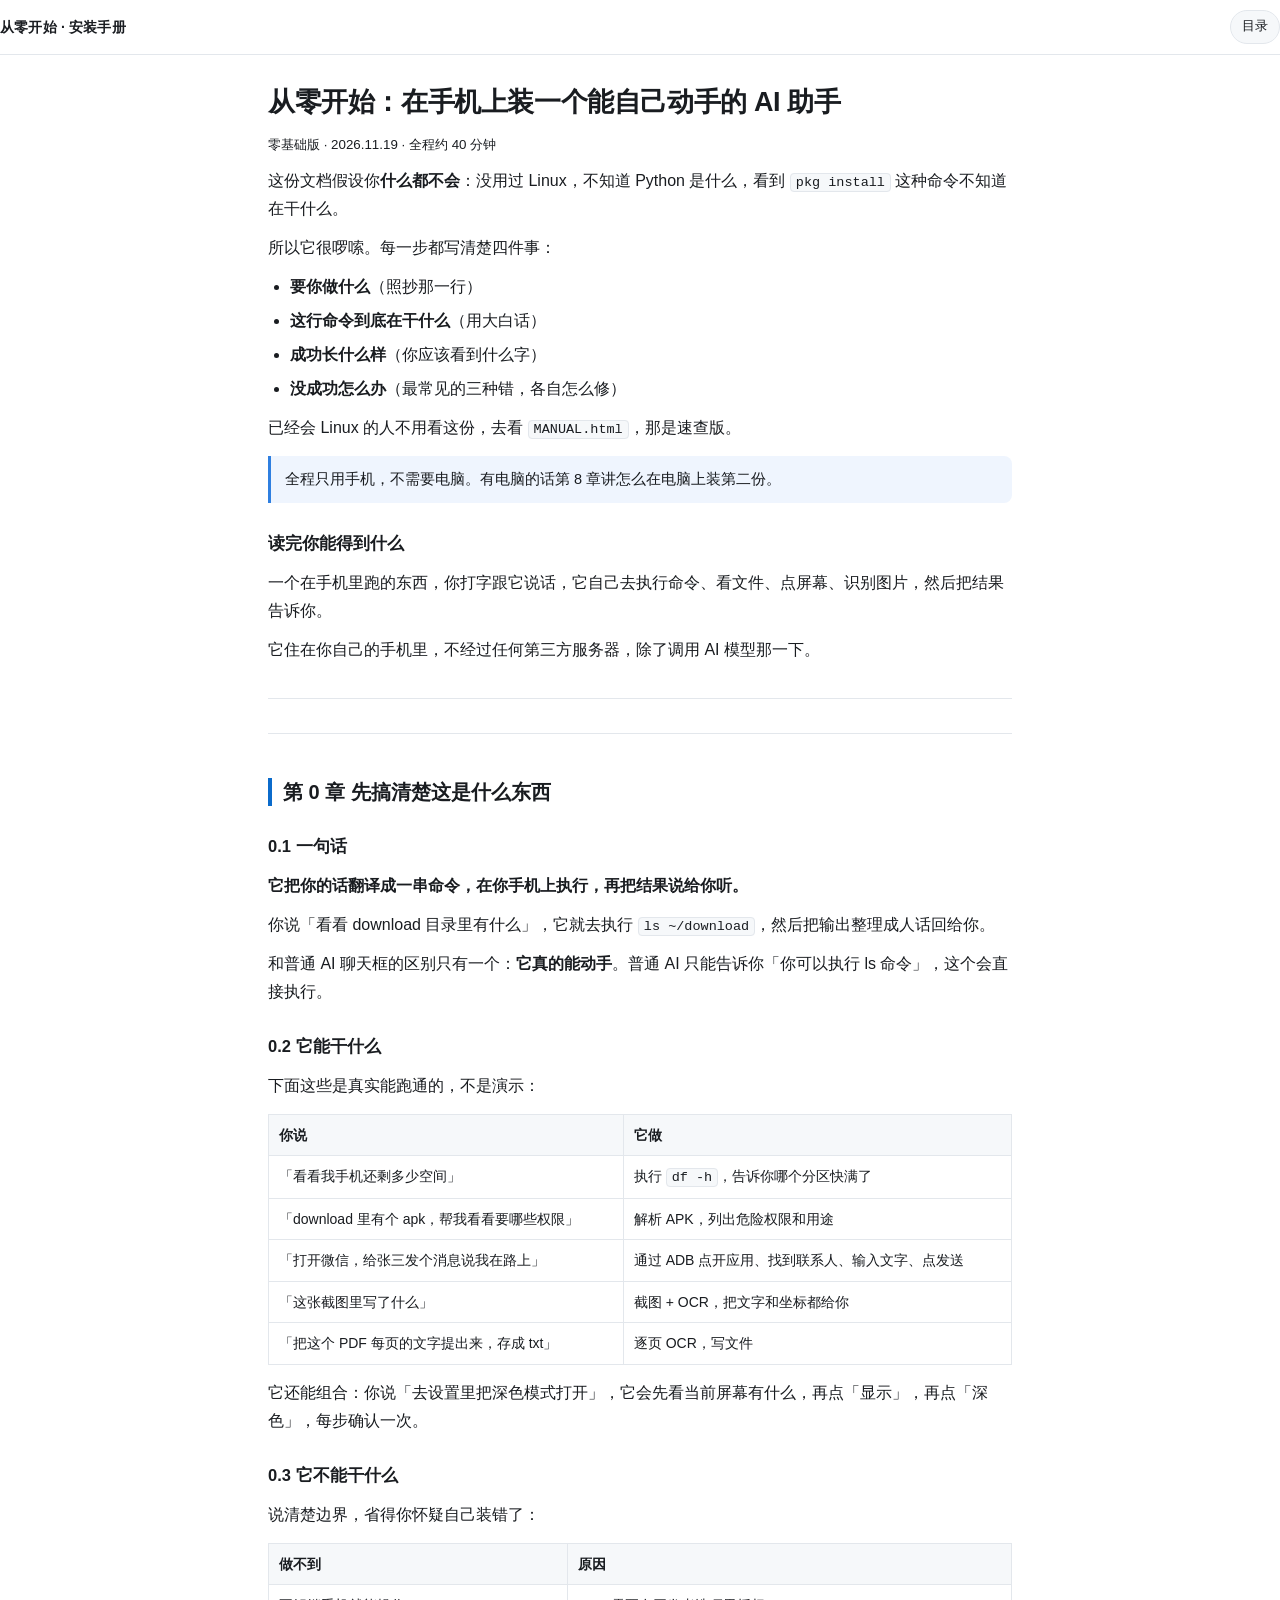
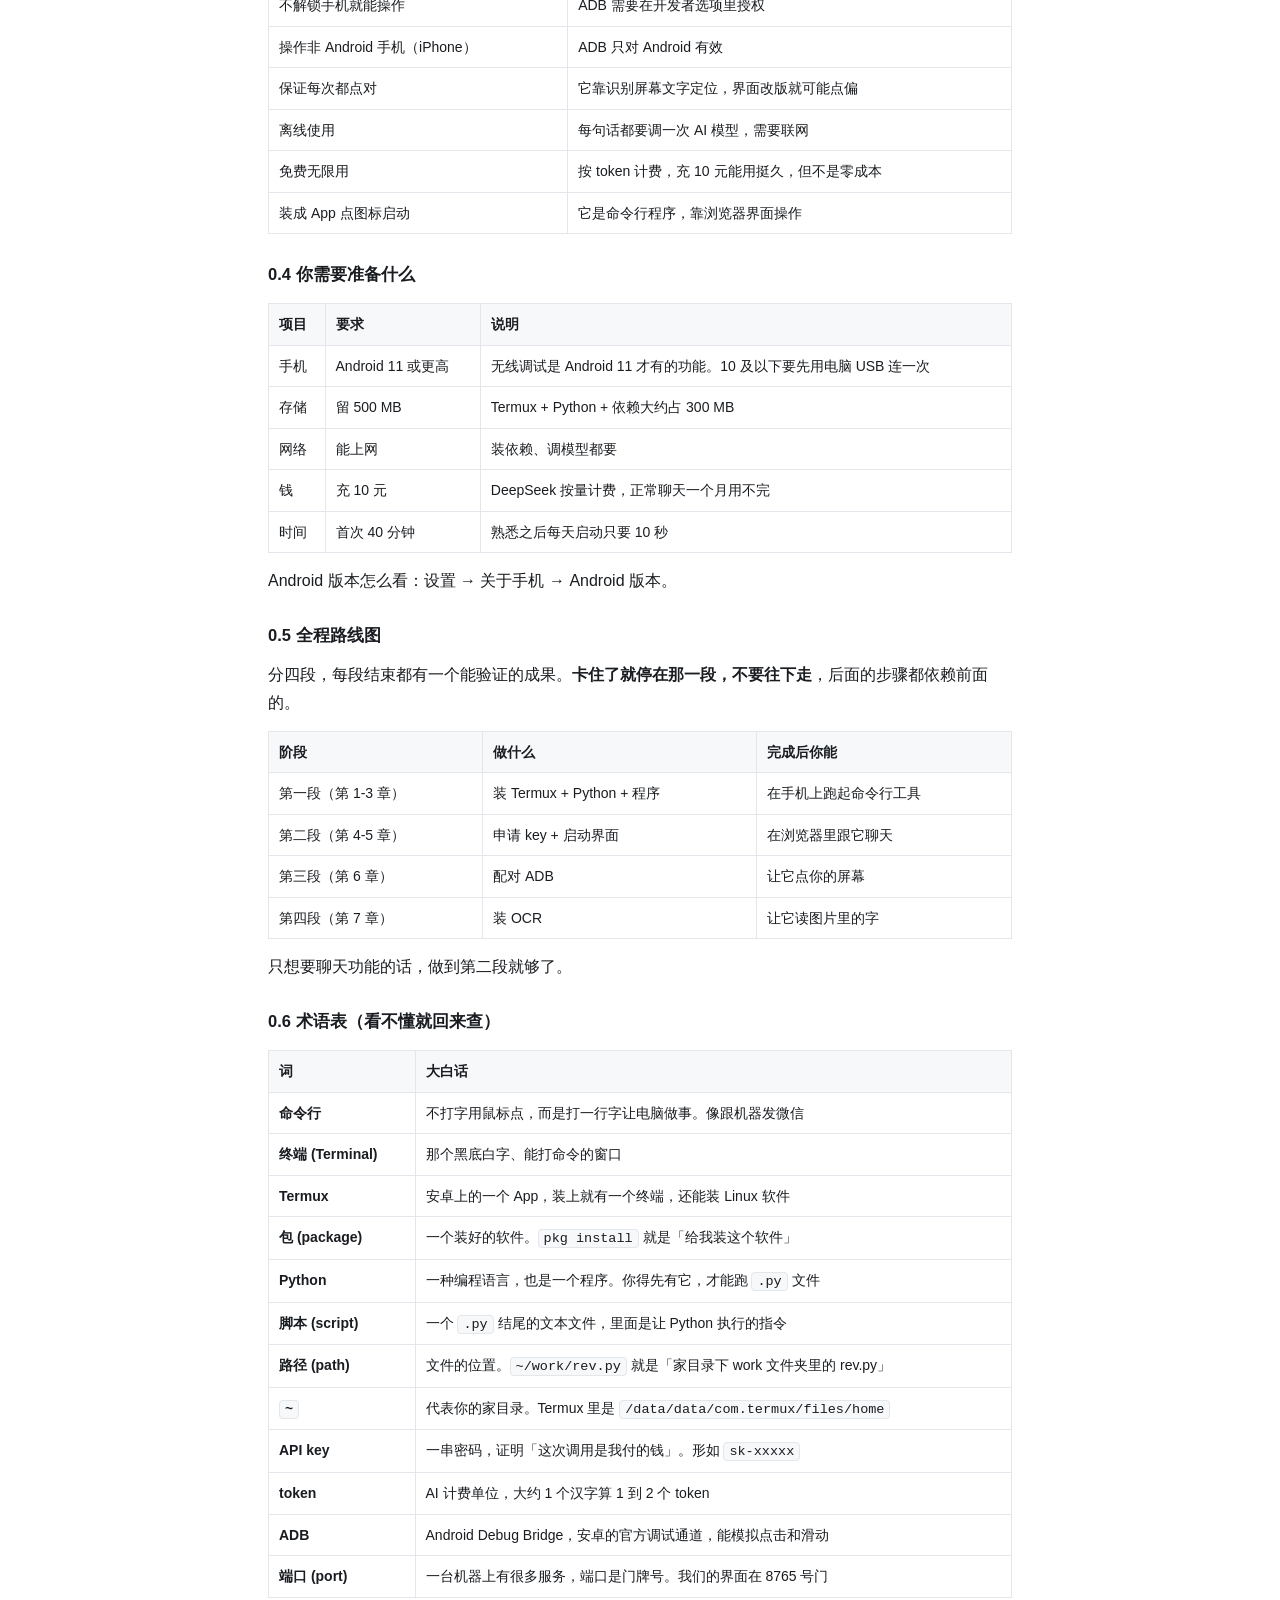
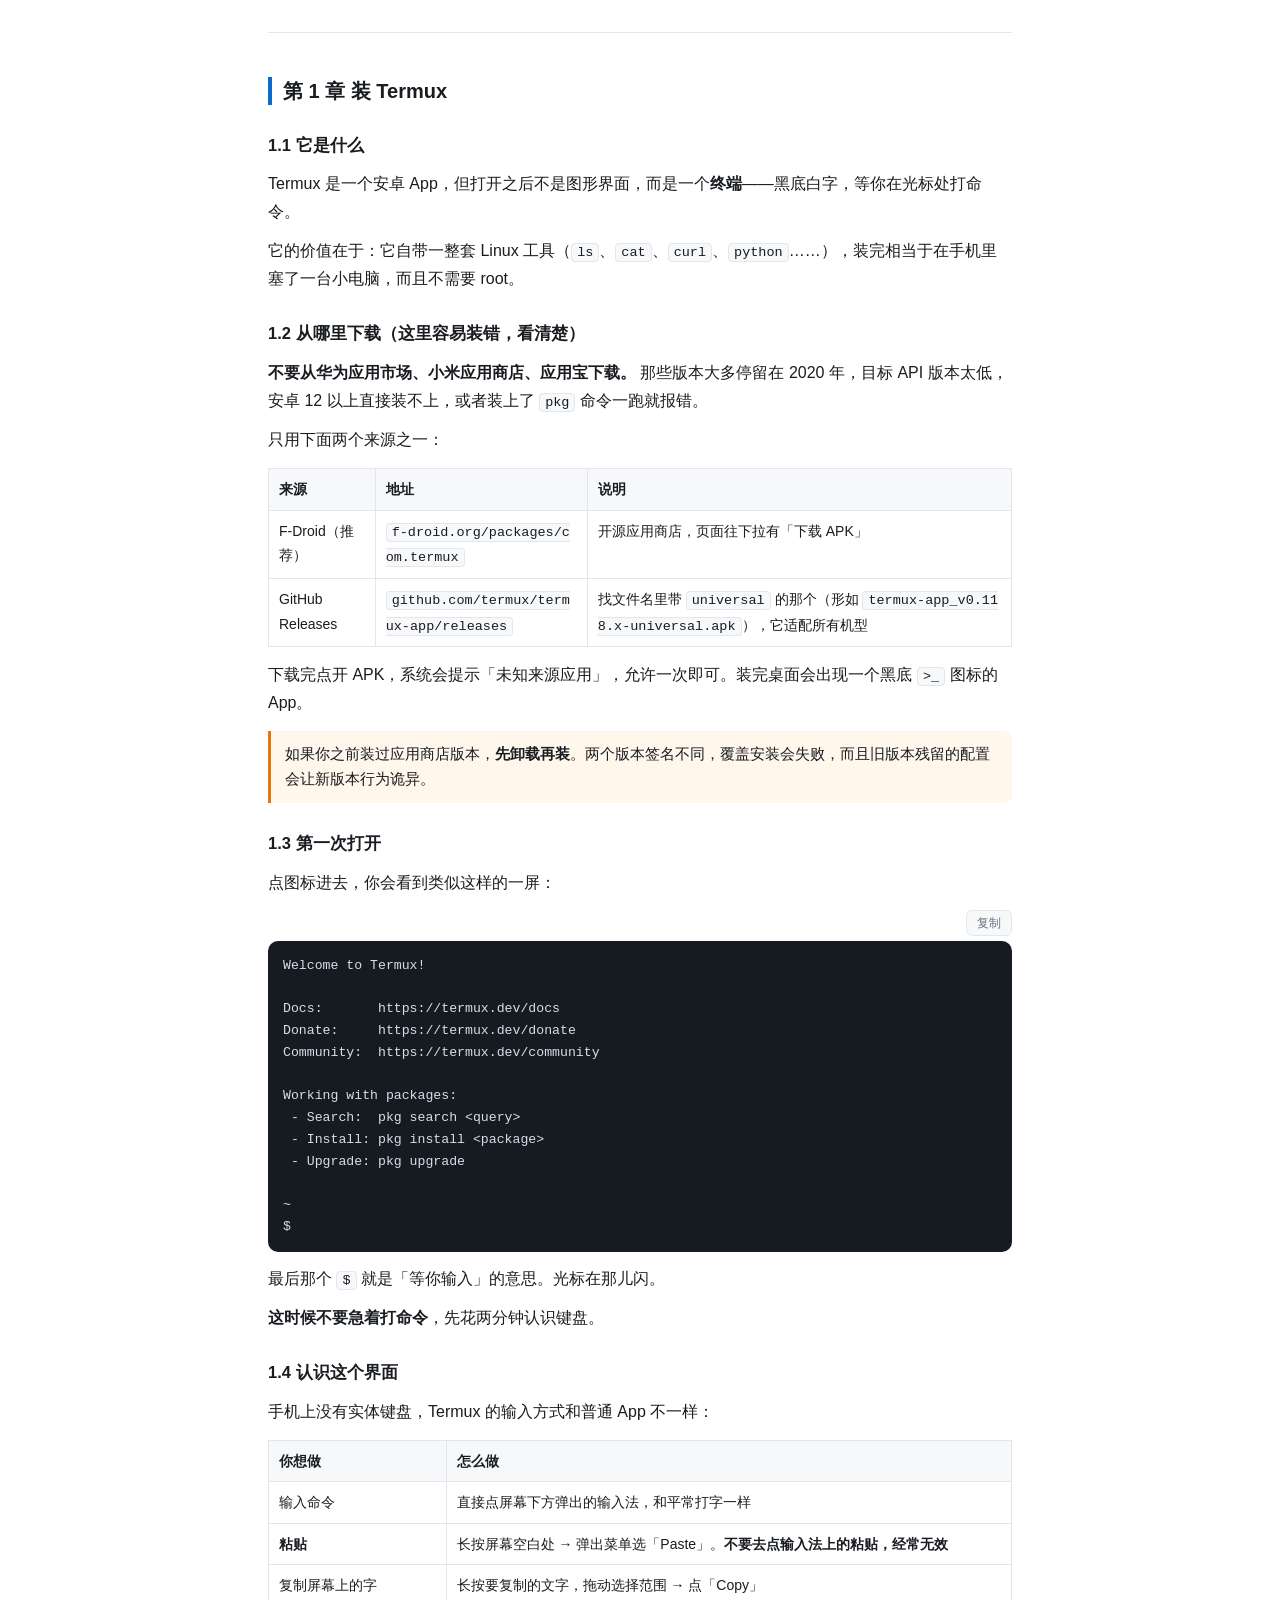
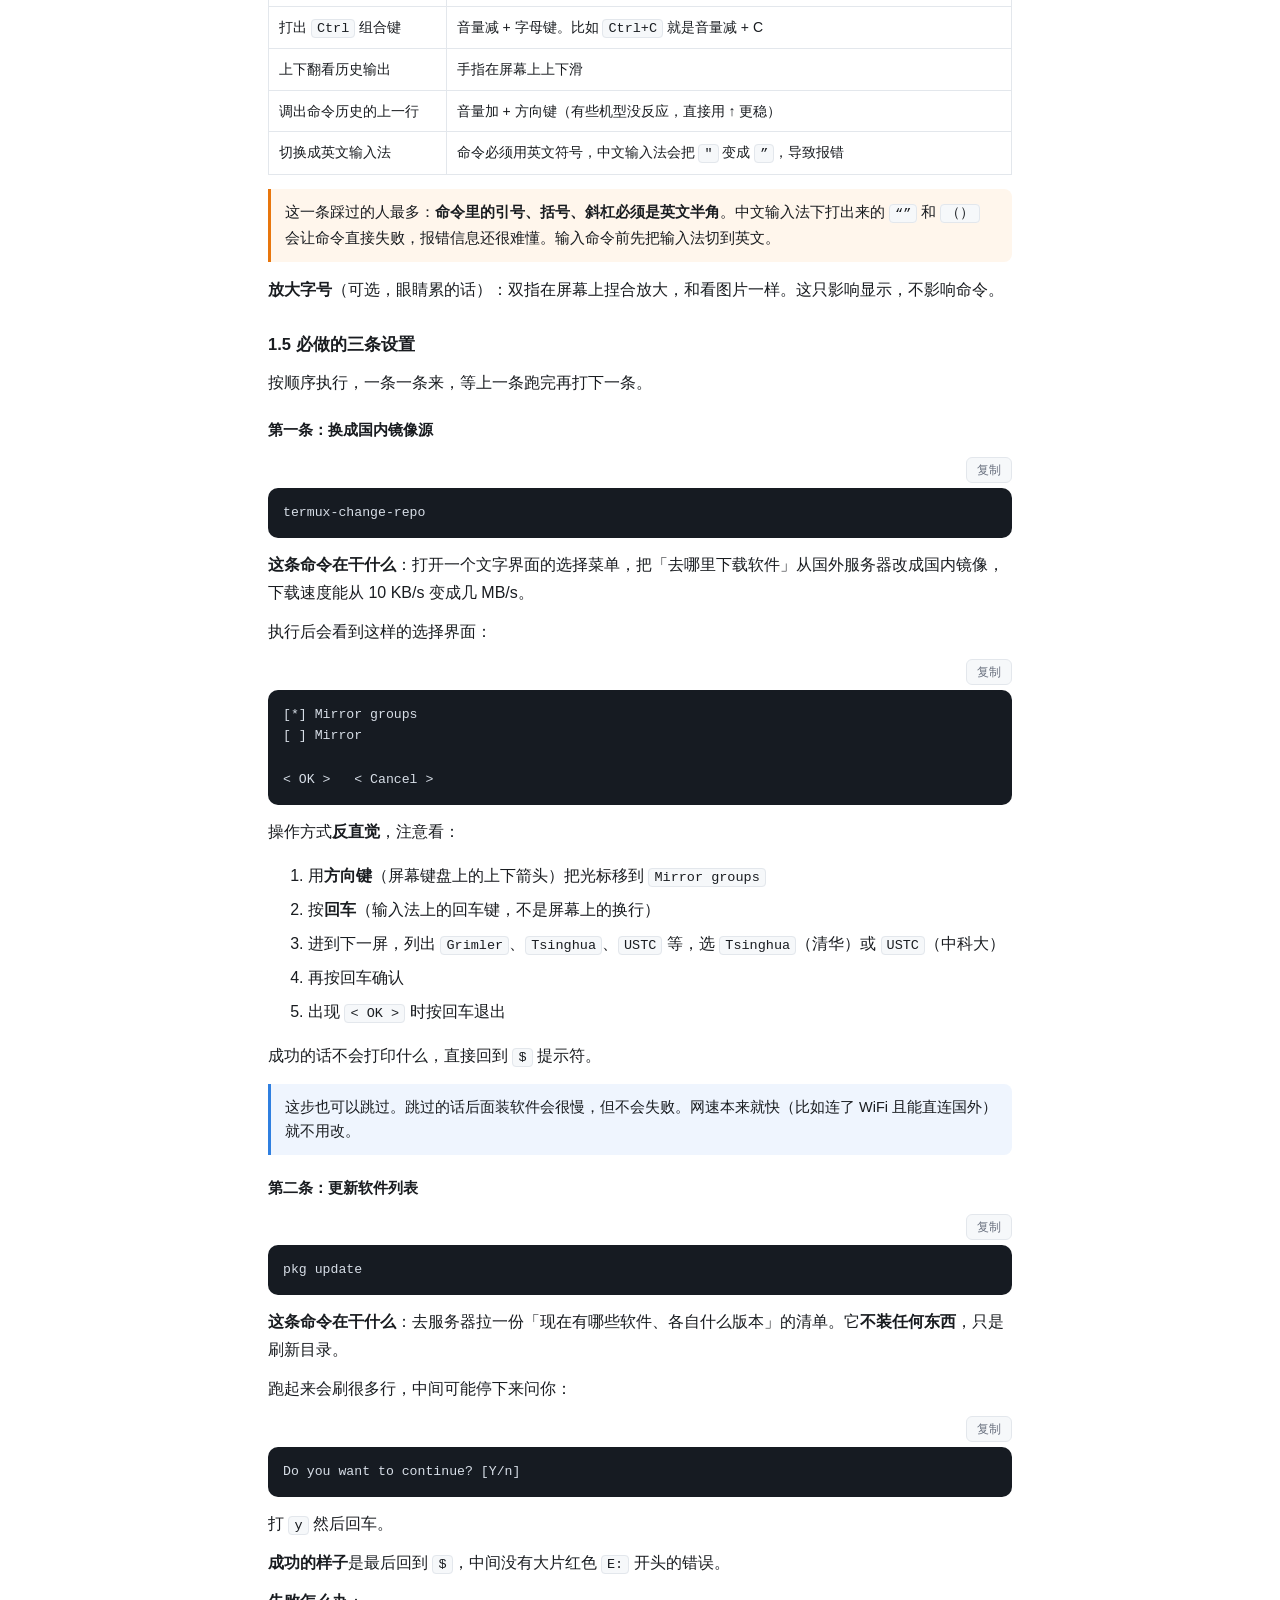
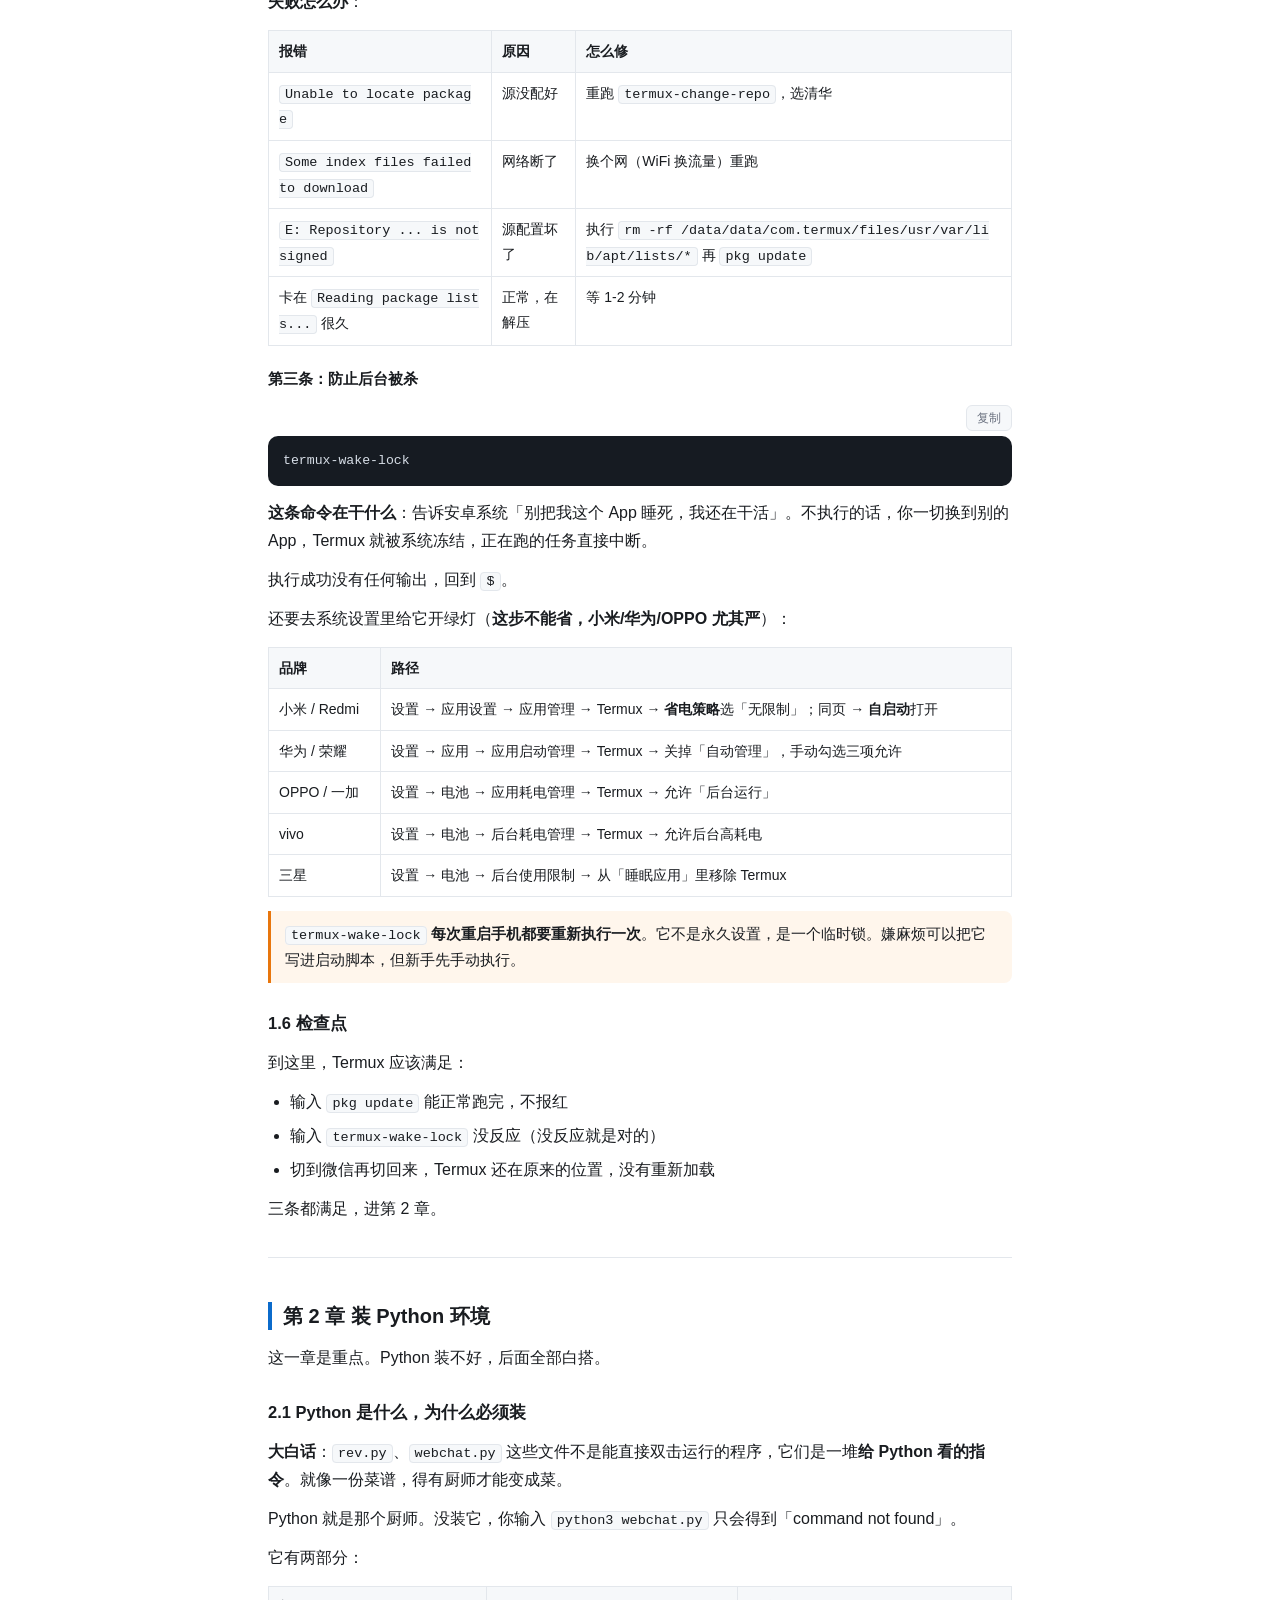
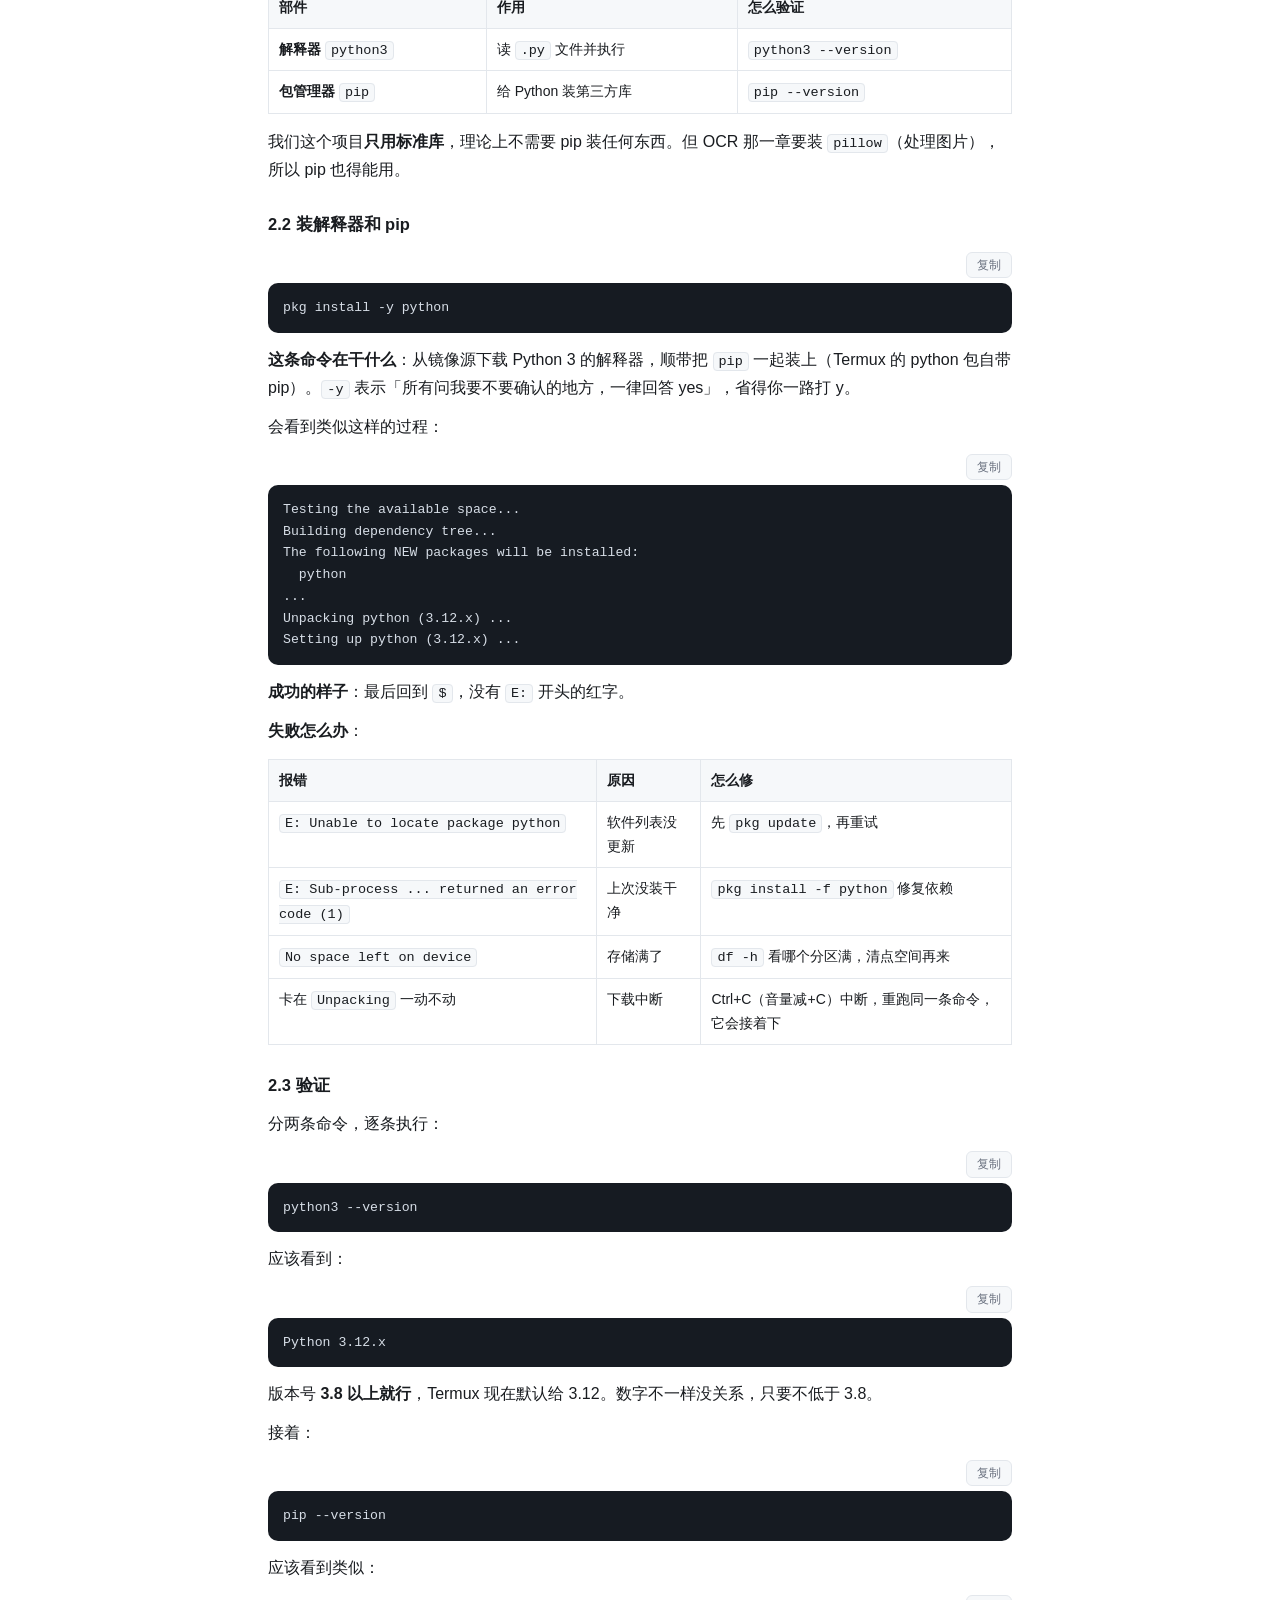
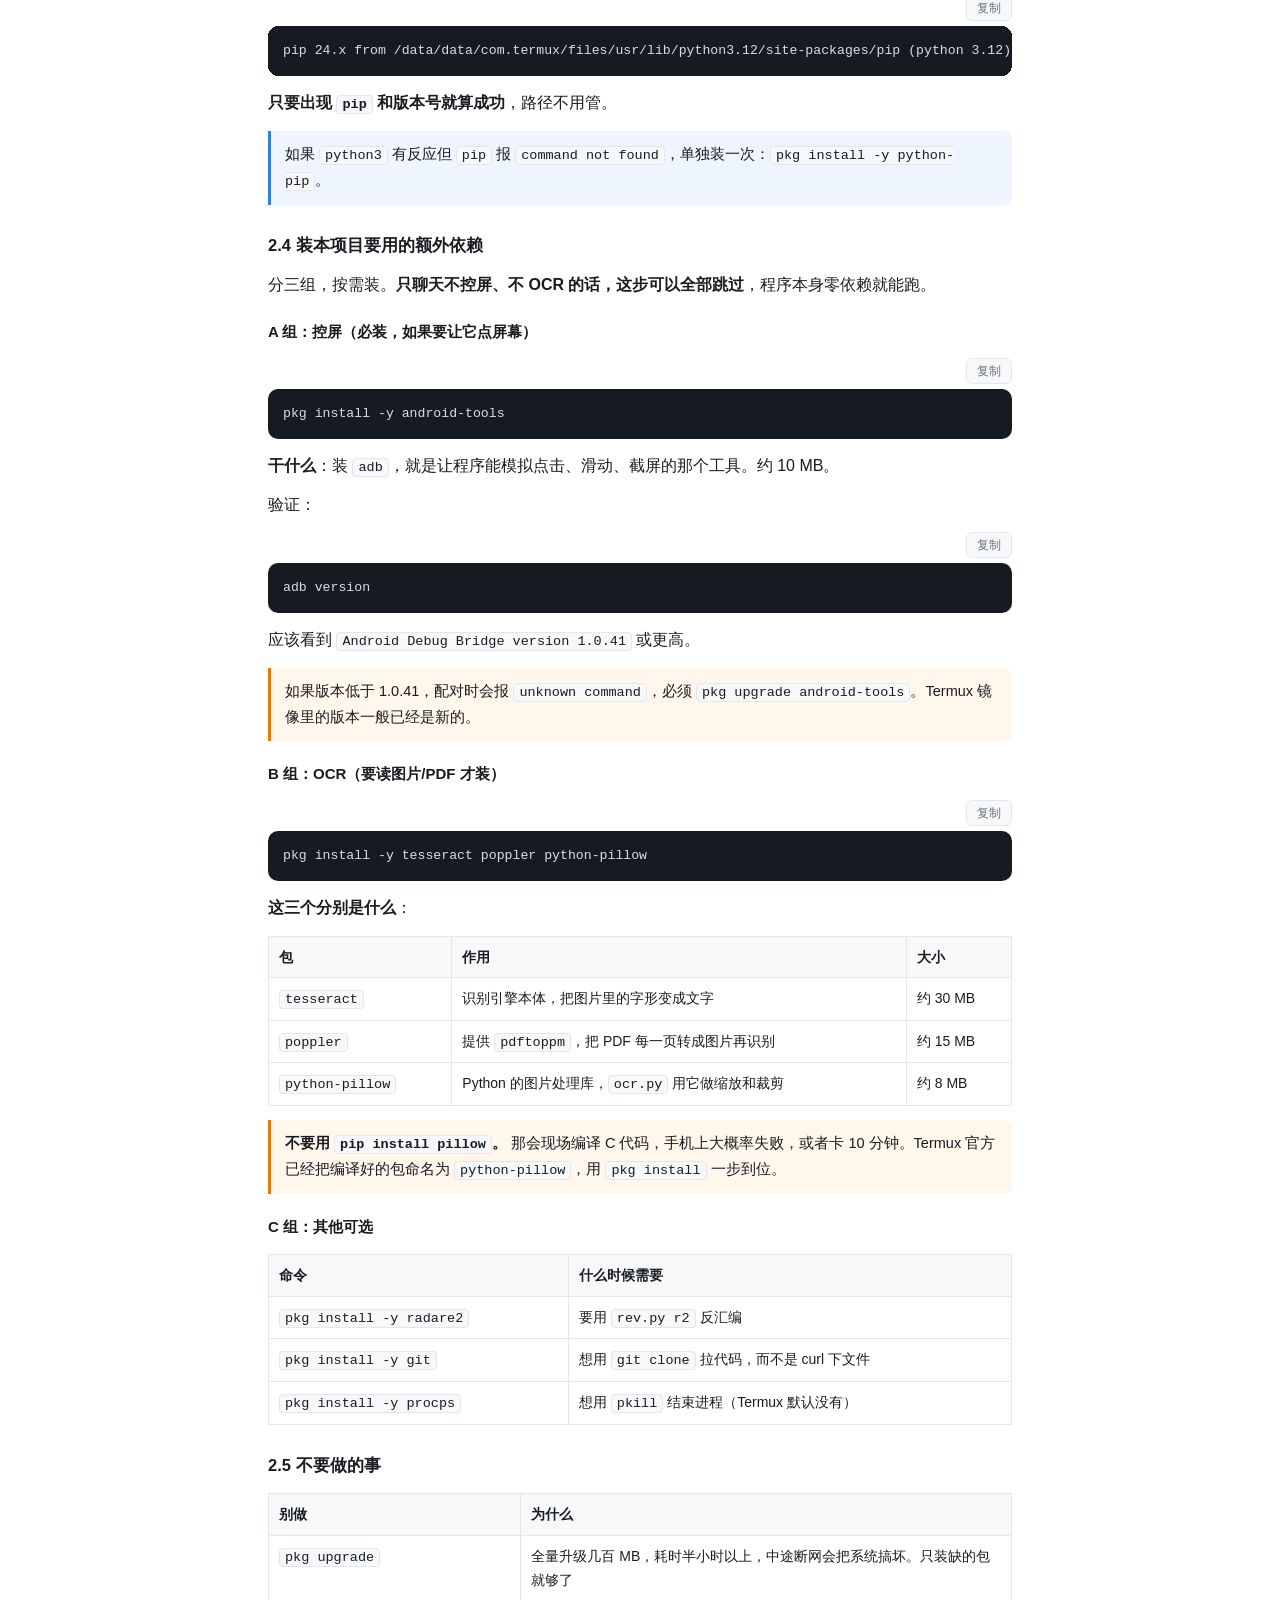
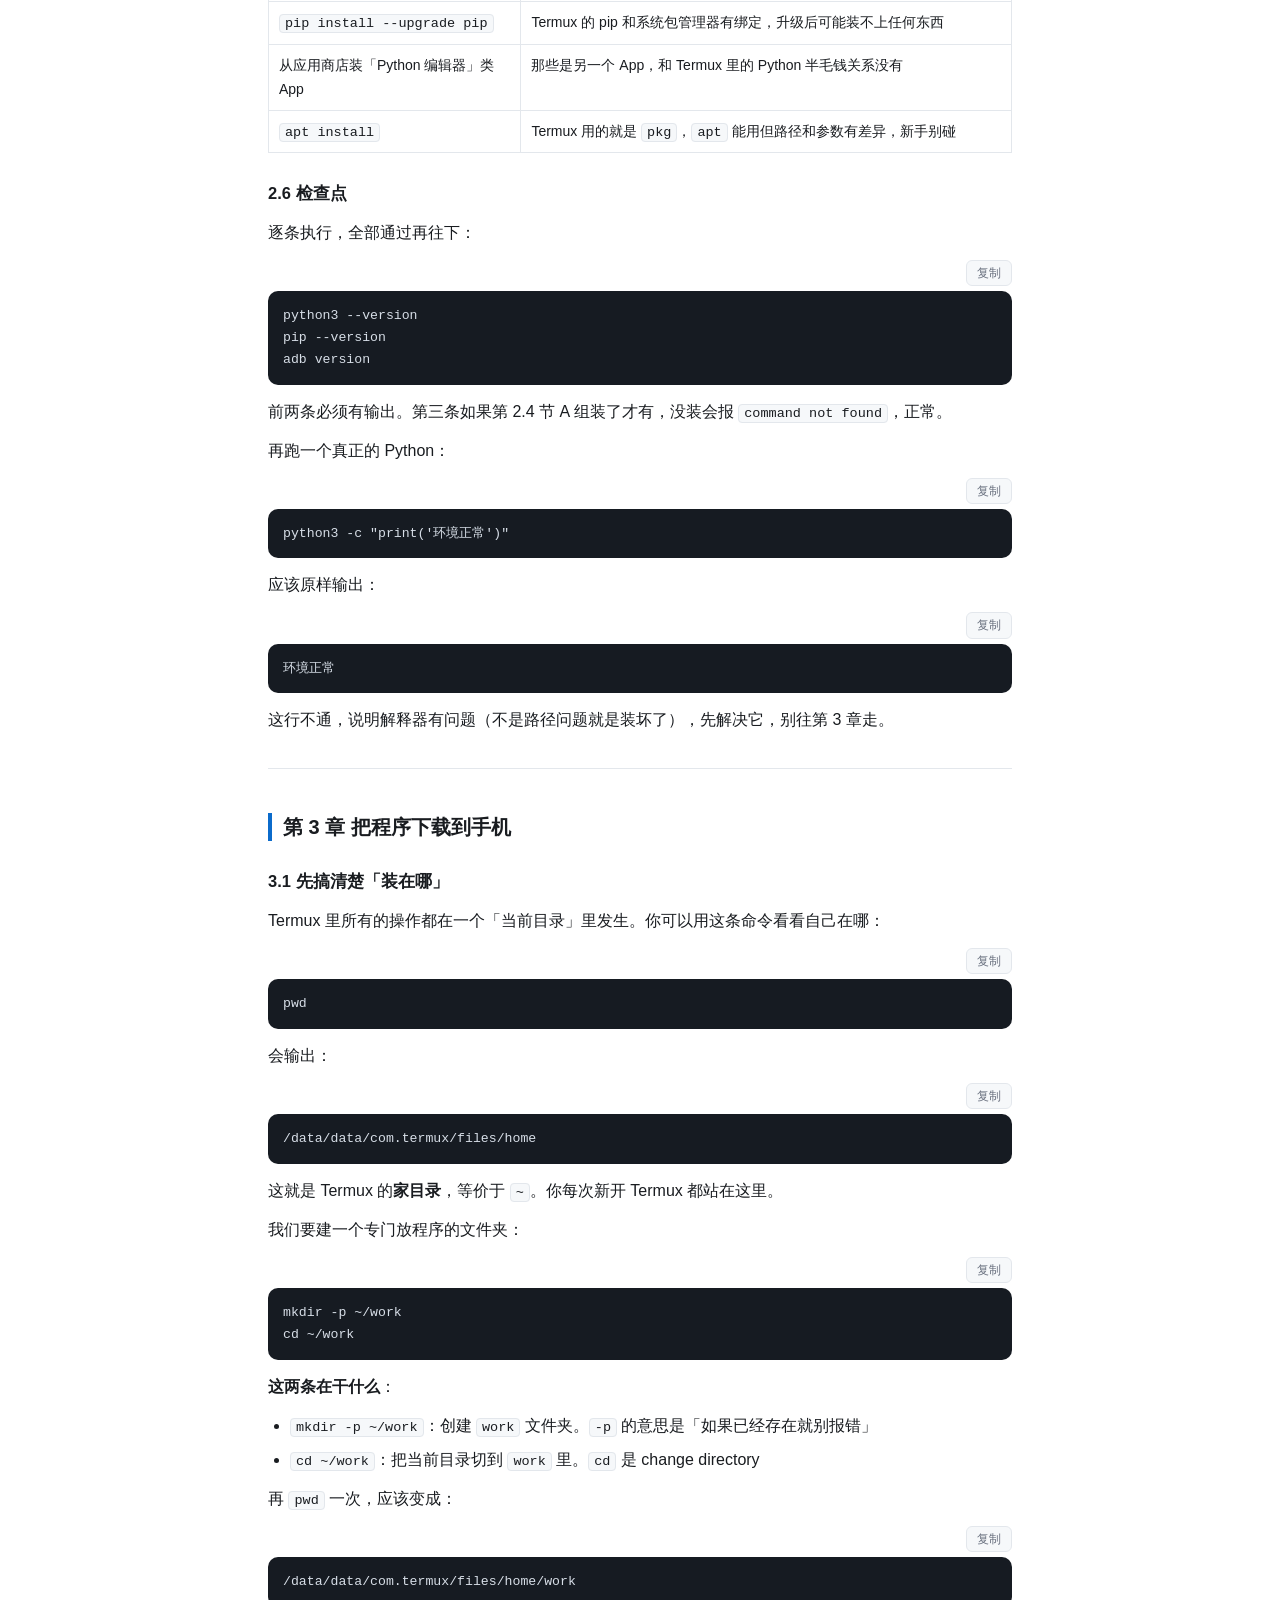
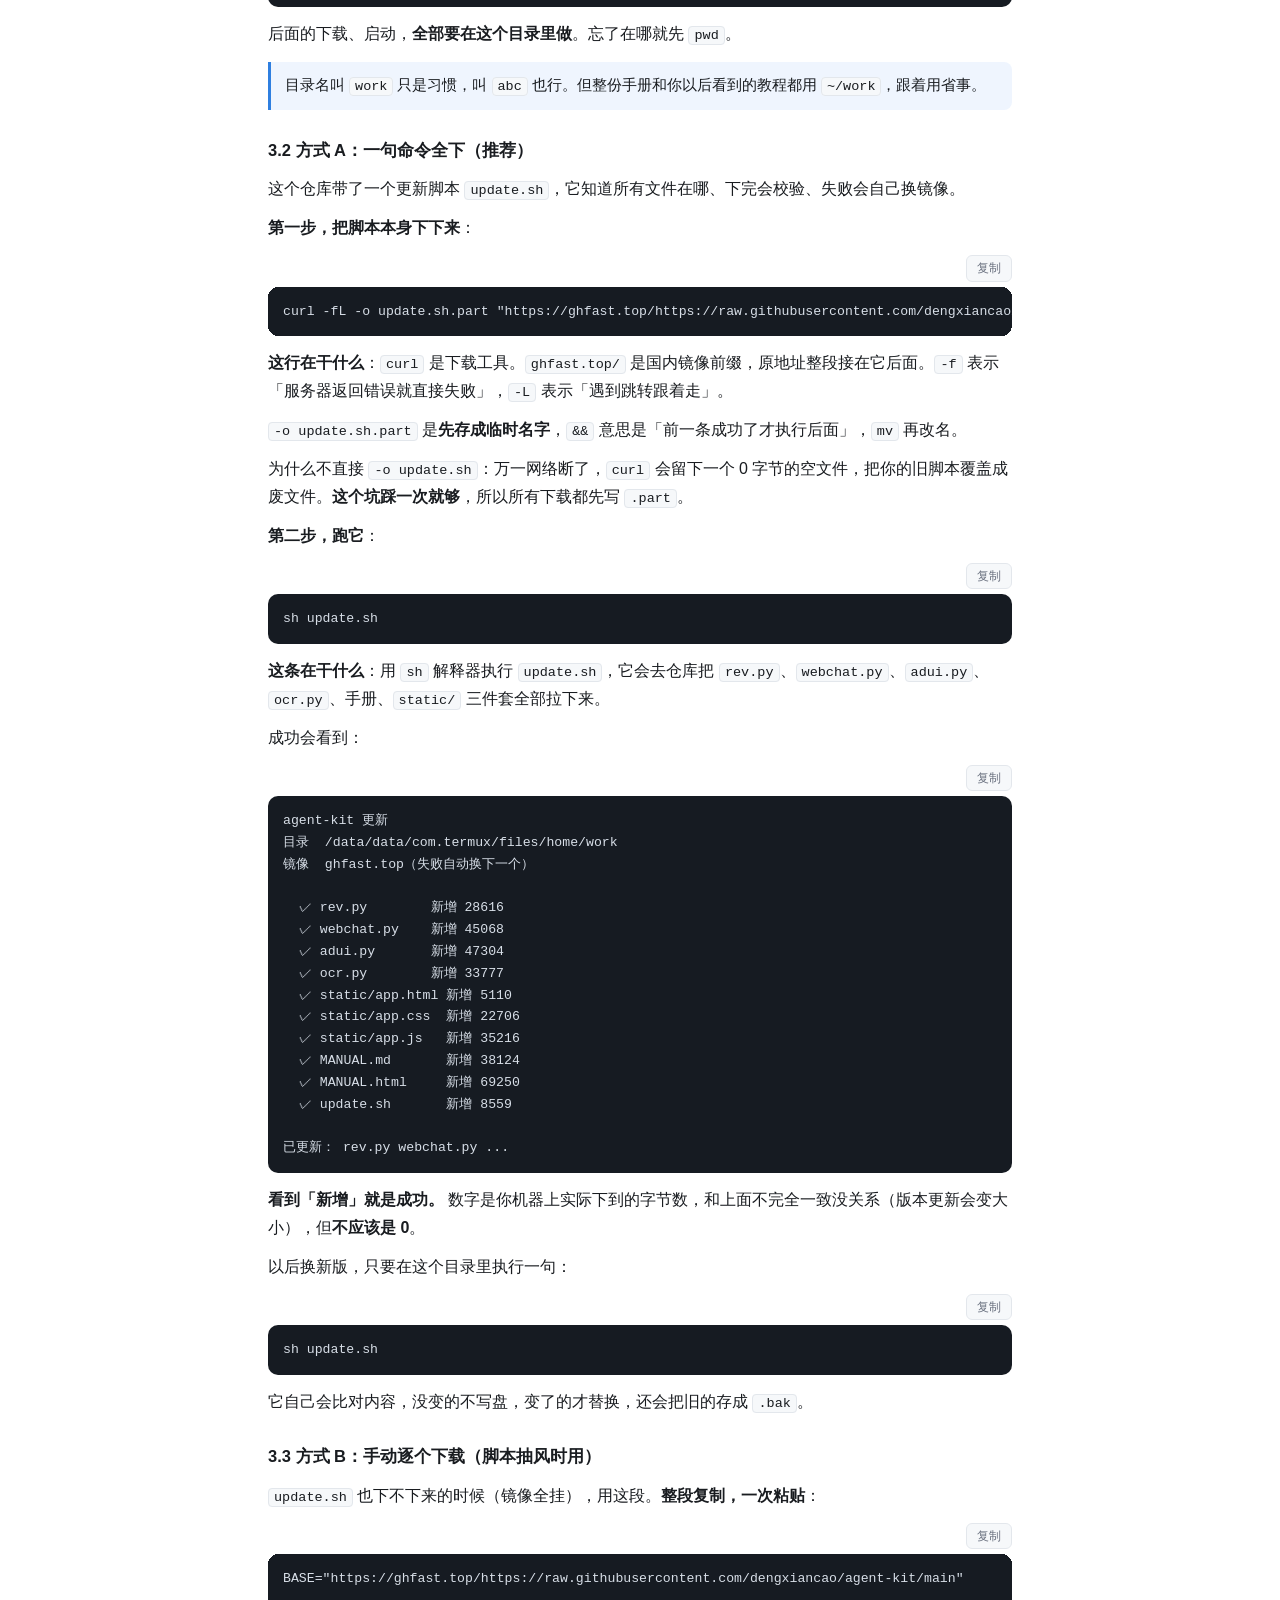
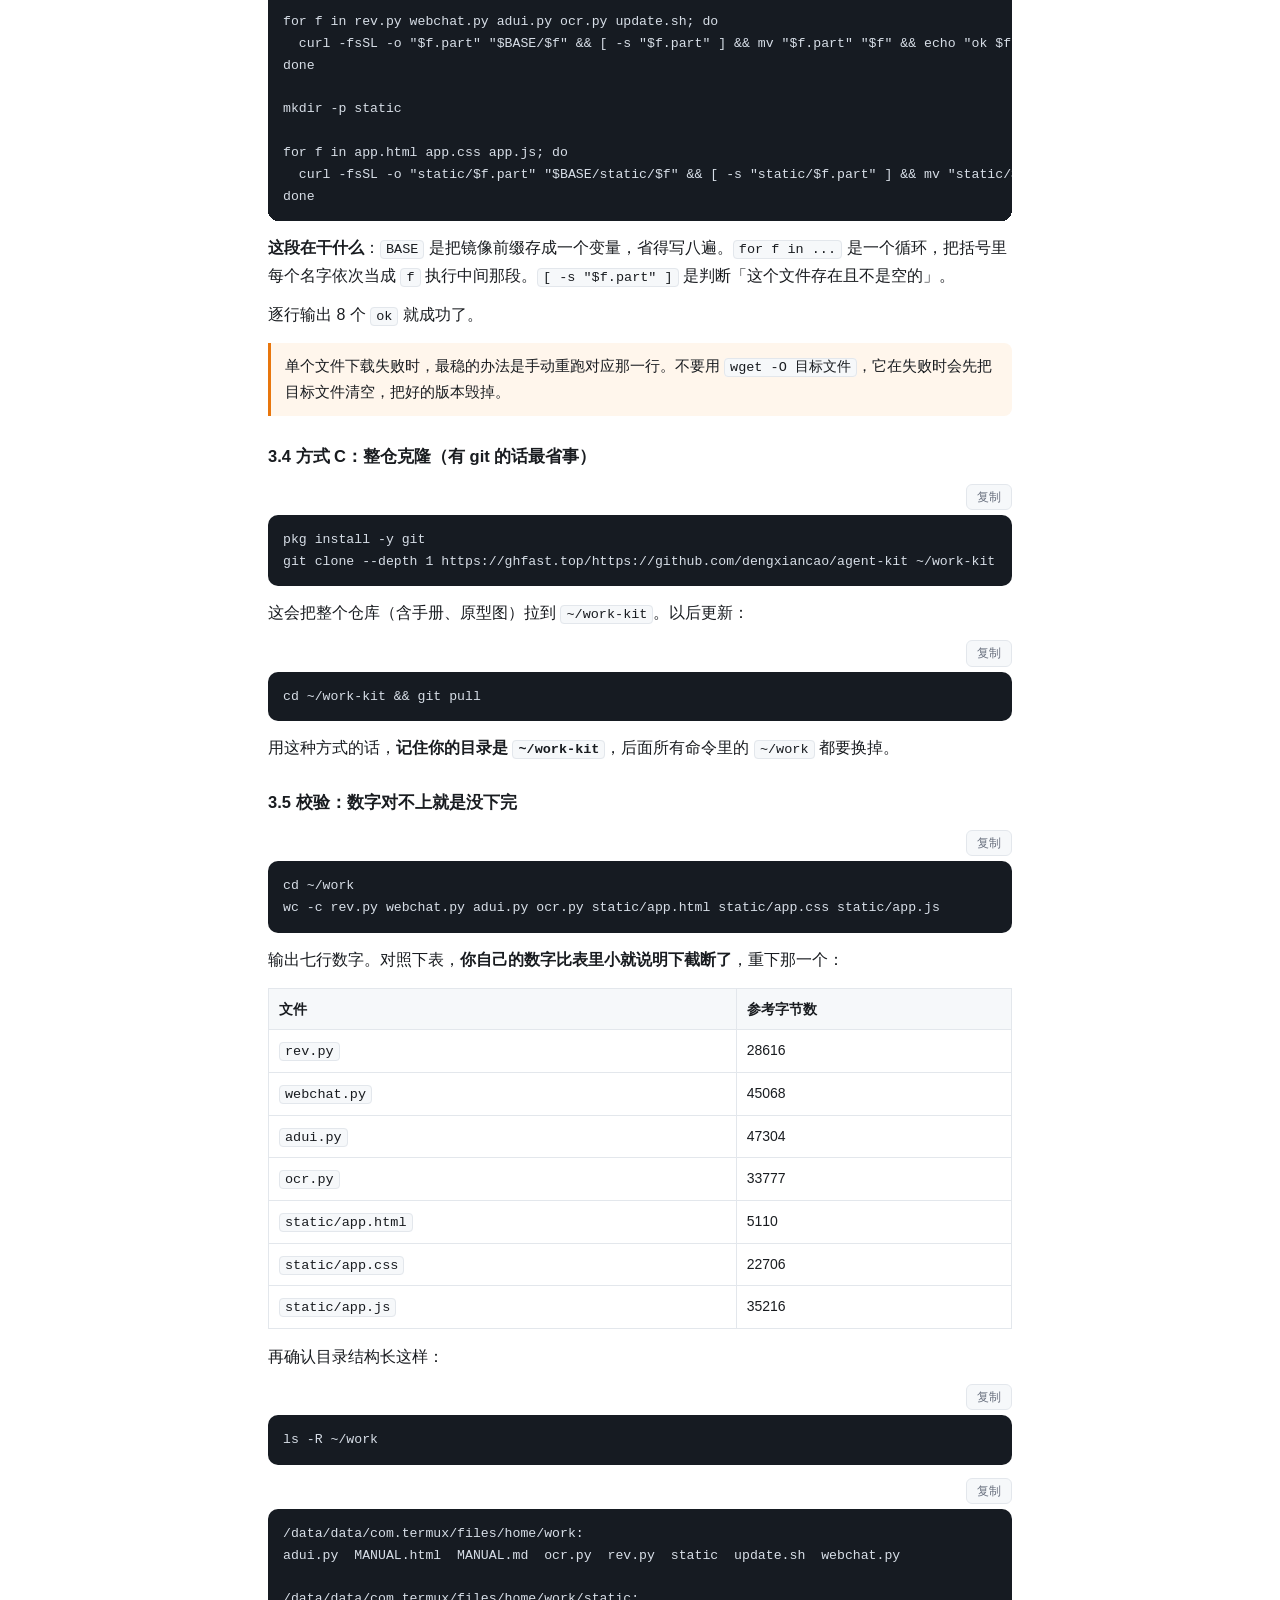
<file: START.html>
<!DOCTYPE html>
<html lang="zh-CN">
<head>
<meta charset="utf-8">
<meta name="viewport" content="width=device-width,initial-scale=1,viewport-fit=cover">
<meta name="theme-color" content="#0b6bcb">
<title>从零开始 · 手机 AI 助手安装手册</title>
<style>
:root{--bg:#fff;--fg:#191c20;--muted:#6b7280;--line:#e3e7ec;--soft:#f6f8fa;
--code-bg:#161b22;--code-fg:#d7dee7;--accent:#0b6bcb;--cbtn:#2d3440;
--note-bg:#eff5fe;--note-line:#2f7fe0;--warn-bg:#fff6ec;--warn-line:#e8760d}
@media(prefers-color-scheme:dark){:root{--bg:#14171c;--fg:#e2e7ed;--muted:#98a2b0;
--line:#282e36;--soft:#1a1f26;--code-bg:#0d1117;--code-fg:#d3dae4;--accent:#5aa9ff;
--cbtn:#242b34;--note-bg:#12212f;--note-line:#3d8be8;--warn-bg:#271a0e;--warn-line:#f08828}}
*{box-sizing:border-box}
body{margin:0;background:var(--bg);color:var(--fg);
font:16px/1.75 -apple-system,BlinkMacSystemFont,"PingFang SC","Noto Sans CJK SC","Segoe UI",sans-serif;
-webkit-text-size-adjust:100%}
.wrap{max-width:780px;margin:0 auto;padding:0 18px 90px}
header{position:sticky;top:0;z-index:20;background:var(--bg);
background:color-mix(in srgb,var(--bg) 92%,transparent);
backdrop-filter:blur(12px);border-bottom:1px solid var(--line);
margin:0 -18px;padding:10px 18px;display:flex;align-items:center;gap:10px}
header .t{font-size:14px;font-weight:650;letter-spacing:.2px;overflow:hidden;
white-space:nowrap;text-overflow:ellipsis}
header button{margin-left:auto;flex:0 0 auto;border:1px solid var(--line);background:var(--soft);
color:var(--fg);font:inherit;font-size:12.5px;padding:5px 11px;border-radius:999px;cursor:pointer}
nav{display:none;padding:10px 0 4px;border-bottom:1px solid var(--line);margin-bottom:8px}
nav.on{display:block}
nav a{display:block;padding:7px 2px;color:var(--fg);text-decoration:none;font-size:14.5px;
border-bottom:1px dashed var(--line)}
nav a:last-child{border:0}
h1{font-size:27px;line-height:1.3;margin:30px 0 6px;letter-spacing:-.4px}
.sub{color:var(--muted);font-size:13.5px;margin-bottom:26px}
h2{font-size:20px;margin:44px 0 14px;padding-left:11px;border-left:4px solid var(--accent);
line-height:1.4;scroll-margin-top:64px}
h3{font-size:16.5px;margin:26px 0 10px;color:var(--fg)}
p{margin:11px 0}
.ic{background:var(--soft);border:1px solid var(--line);border-radius:4px;padding:1px 5px;
font-family:ui-monospace,SFMono-Regular,Menlo,Consolas,monospace;font-size:13.5px;
word-break:break-word}
.cb{margin:13px 0}
.capbar{display:flex;align-items:center;gap:8px;min-height:20px;margin-bottom:5px}
.cb .cap{font-size:11.5px;color:var(--muted);letter-spacing:.3px;line-height:1.4}
.cb pre{margin:0;background:var(--code-bg);color:var(--code-fg);border-radius:10px;
padding:14px 15px;overflow-x:auto;font:13.2px/1.65 ui-monospace,SFMono-Regular,Menlo,Consolas,monospace;
-webkit-overflow-scrolling:touch}
.cb .cp{margin-left:auto;flex:0 0 auto;background:var(--soft);color:var(--muted);
border:1px solid var(--line);border-radius:6px;font:inherit;font-size:11.5px;
padding:2px 10px;cursor:pointer}
.cb .cp:active{background:var(--line)}
.tw{overflow-x:auto;margin:14px 0;-webkit-overflow-scrolling:touch}
@media(max-width:560px){
  .tw:not(:has(th:nth-child(3))) td{word-break:break-word}
  .tw:not(:has(th:nth-child(3))) td:first-child{white-space:nowrap;width:26%;padding-right:6px}
  .tw:has(th:nth-child(3)){overflow:visible}
  .tw:has(th:nth-child(3)) table{min-width:0;display:block;border:0}
  .tw:has(th:nth-child(3)) thead{display:none}
  .tw:has(th:nth-child(3)) tbody{display:block}
  .tw:has(th:nth-child(3)) tr{display:block;border:1px solid var(--line);border-radius:10px;
    margin:0 0 9px;padding:8px 13px}
  .tw:has(th:nth-child(3)) td{display:block;position:relative;border:0;
    padding:2px 0 2px 72px;font-size:14px;line-height:1.65}
  .tw:has(th:nth-child(3)) td::before{content:attr(data-label);position:absolute;left:0;top:2px;
    width:64px;font-size:11.5px;color:var(--muted);letter-spacing:.2px;line-height:1.8}
  .tw:has(th:nth-child(3)) td:first-child{font-weight:650;font-size:14.5px;
    padding-bottom:3px;margin-bottom:2px;border-bottom:1px dashed var(--line)}
  .tw:has(th:nth-child(3)) td:first-child::before{min-width:30px}
}
table{border-collapse:collapse;width:100%;font-size:14px}
th,td{border:1px solid var(--line);padding:8px 10px;text-align:left;vertical-align:top}
th{background:var(--soft);font-weight:650;white-space:nowrap}
td code{font-size:12.8px}
.note,.warn{padding:11px 14px;border-radius:0 8px 8px 0;margin:14px 0;font-size:14.5px;
line-height:1.7;border-left:3px solid}
.note{background:var(--note-bg);border-color:var(--note-line)}
.warn{background:var(--warn-bg);border-color:var(--warn-line)}
ul{margin:11px 0;padding-left:22px}
li{margin:6px 0}
hr{border:0;border-top:1px solid var(--line);margin:34px 0}
footer{color:var(--muted);font-size:12.5px;text-align:center;padding:30px 0 10px}

/* ---------- 零基础版补充 ---------- */
.lead{font-size:15.5px;color:var(--muted);line-height:1.8;margin:6px 0 22px}
.ck{background:var(--soft);border:1px solid var(--line);border-left:3px solid #22a06b;
  border-radius:0 8px 8px 0;padding:10px 14px;margin:14px 0;font-size:14.5px}
.ck b{color:#17815a}
.ok{padding:11px 14px;border-radius:0 8px 8px 0;margin:14px 0;font-size:14.5px;
  line-height:1.7;border-left:3px solid #22a06b;background:#f0fbf6}
h4{font-size:15px;margin:20px 0 8px;color:var(--fg)}
h3{font-weight:650}
.tw td code{word-break:break-all}
.tip{font-size:13.5px;color:var(--muted);margin:-4px 0 12px}
.pill{display:inline-block;font-size:11.5px;font-weight:650;color:var(--accent);
  background:var(--note-bg);border:1px solid var(--note-line);border-radius:999px;
  padding:1px 9px;margin-right:6px;vertical-align:2px}
.prog{position:fixed;left:0;top:0;height:2px;background:var(--accent);z-index:40;width:0}
.totop{position:fixed;right:14px;bottom:18px;width:40px;height:40px;border-radius:50%;
  border:1px solid var(--line);background:var(--bg);color:var(--muted);font-size:17px;
  display:none;align-items:center;justify-content:center;box-shadow:0 2px 10px rgba(0,0,0,.12);
  cursor:pointer;z-index:30}
.totop.on{display:flex}
@media(max-width:560px){
  h1{font-size:23px}
  h2{font-size:18px;margin:36px 0 12px}
  h3{font-size:15.5px;margin:22px 0 8px}
  .cb pre{font-size:12.4px}
}
</style>
</head>
<body>
<div class="prog" id="prog"></div>
<header>
  <span class="t">从零开始 · 安装手册</span>
  <button id="tocbtn" type="button">目录</button>
</header>
<nav id="nav"><a href="#sec1">第 0 章 先搞清楚这是什么东西</a><a href="#sec2">第 1 章 装 Termux</a><a href="#sec3">第 2 章 装 Python 环境</a><a href="#sec4">第 3 章 把程序下载到手机</a><a href="#sec5">第 4 章 申请一个 API key</a><a href="#sec6">第 5 章 第一次运行</a><a href="#sec7">第 6 章 让它能操作你的手机屏幕</a><a href="#sec8">第 7 章 让它能看图片和 PDF</a><a href="#sec9">第 8 章 在电脑或虚拟机上再装一份（可选）</a><a href="#sec10">第 9 章 日常怎么用</a><a href="#sec11">第 10 章 出问题怎么查</a><a href="#sec12">附录 A 命令速查</a><a href="#sec13">附录 B 文件清单</a><a href="#sec14">附录 C 安全边界</a></nav>
<div class="wrap">
<h1>从零开始：在手机上装一个能自己动手的 AI 助手</h1>
<sub>零基础版 · 2026.11.19 · 全程约 40 分钟</sub>
<p>这份文档假设你<b>什么都不会</b>：没用过 Linux，不知道 Python 是什么，看到 <code class="ic">pkg install</code> 这种命令不知道在干什么。</p>
<p>所以它很啰嗦。每一步都写清楚四件事：</p>
<ul>
<li><b>要你做什么</b>（照抄那一行）</li>
<li><b>这行命令到底在干什么</b>（用大白话）</li>
<li><b>成功长什么样</b>（你应该看到什么字）</li>
<li><b>没成功怎么办</b>（最常见的三种错，各自怎么修）</li>
</ul>
<p>已经会 Linux 的人不用看这份，去看 <code class="ic">MANUAL.html</code>，那是速查版。</p>
<div class="note">全程只用手机，不需要电脑。有电脑的话第 8 章讲怎么在电脑上装第二份。</div>
<h3>读完你能得到什么</h3>
<p>一个在手机里跑的东西，你打字跟它说话，它自己去执行命令、看文件、点屏幕、识别图片，然后把结果告诉你。</p>
<p>它住在你自己的手机里，不经过任何第三方服务器，除了调用 AI 模型那一下。</p>
<hr>
<hr>
<h2 id="sec1">第 0 章 先搞清楚这是什么东西</h2>
<h3>0.1 一句话</h3>
<p><b>它把你的话翻译成一串命令，在你手机上执行，再把结果说给你听。</b></p>
<p>你说「看看 download 目录里有什么」，它就去执行 <code class="ic">ls ~/download</code>，然后把输出整理成人话回给你。</p>
<p>和普通 AI 聊天框的区别只有一个：<b>它真的能动手</b>。普通 AI 只能告诉你「你可以执行 ls 命令」，这个会直接执行。</p>
<h3>0.2 它能干什么</h3>
<p>下面这些是真实能跑通的，不是演示：</p>
<div class="tw"><table><thead><tr><th>你说</th><th>它做</th></tr></thead><tbody><tr><td data-label="你说">「看看我手机还剩多少空间」</td><td data-label="它做">执行 <code class="ic">df -h</code>，告诉你哪个分区快满了</td></tr><tr><td data-label="你说">「download 里有个 apk，帮我看看要哪些权限」</td><td data-label="它做">解析 APK，列出危险权限和用途</td></tr><tr><td data-label="你说">「打开微信，给张三发个消息说我在路上」</td><td data-label="它做">通过 ADB 点开应用、找到联系人、输入文字、点发送</td></tr><tr><td data-label="你说">「这张截图里写了什么」</td><td data-label="它做">截图 + OCR，把文字和坐标都给你</td></tr><tr><td data-label="你说">「把这个 PDF 每页的文字提出来，存成 txt」</td><td data-label="它做">逐页 OCR，写文件</td></tr></tbody></table></div>
<p>它还能组合：你说「去设置里把深色模式打开」，它会先看当前屏幕有什么，再点「显示」，再点「深色」，每步确认一次。</p>
<h3>0.3 它不能干什么</h3>
<p>说清楚边界，省得你怀疑自己装错了：</p>
<div class="tw"><table><thead><tr><th>做不到</th><th>原因</th></tr></thead><tbody><tr><td data-label="做不到">不解锁手机就能操作</td><td data-label="原因">ADB 需要在开发者选项里授权</td></tr><tr><td data-label="做不到">操作非 Android 手机（iPhone）</td><td data-label="原因">ADB 只对 Android 有效</td></tr><tr><td data-label="做不到">保证每次都点对</td><td data-label="原因">它靠识别屏幕文字定位，界面改版就可能点偏</td></tr><tr><td data-label="做不到">离线使用</td><td data-label="原因">每句话都要调一次 AI 模型，需要联网</td></tr><tr><td data-label="做不到">免费无限用</td><td data-label="原因">按 token 计费，充 10 元能用挺久，但不是零成本</td></tr><tr><td data-label="做不到">装成 App 点图标启动</td><td data-label="原因">它是命令行程序，靠浏览器界面操作</td></tr></tbody></table></div>
<h3>0.4 你需要准备什么</h3>
<div class="tw"><table><thead><tr><th>项目</th><th>要求</th><th>说明</th></tr></thead><tbody><tr><td data-label="项目">手机</td><td data-label="要求">Android 11 或更高</td><td data-label="说明">无线调试是 Android 11 才有的功能。10 及以下要先用电脑 USB 连一次</td></tr><tr><td data-label="项目">存储</td><td data-label="要求">留 500 MB</td><td data-label="说明">Termux + Python + 依赖大约占 300 MB</td></tr><tr><td data-label="项目">网络</td><td data-label="要求">能上网</td><td data-label="说明">装依赖、调模型都要</td></tr><tr><td data-label="项目">钱</td><td data-label="要求">充 10 元</td><td data-label="说明">DeepSeek 按量计费，正常聊天一个月用不完</td></tr><tr><td data-label="项目">时间</td><td data-label="要求">首次 40 分钟</td><td data-label="说明">熟悉之后每天启动只要 10 秒</td></tr></tbody></table></div>
<p>Android 版本怎么看：设置 → 关于手机 → Android 版本。</p>
<h3>0.5 全程路线图</h3>
<p>分四段，每段结束都有一个能验证的成果。<b>卡住了就停在那一段，不要往下走</b>，后面的步骤都依赖前面的。</p>
<div class="tw"><table><thead><tr><th>阶段</th><th>做什么</th><th>完成后你能</th></tr></thead><tbody><tr><td data-label="阶段">第一段（第 1-3 章）</td><td data-label="做什么">装 Termux + Python + 程序</td><td data-label="完成后你能">在手机上跑起命令行工具</td></tr><tr><td data-label="阶段">第二段（第 4-5 章）</td><td data-label="做什么">申请 key + 启动界面</td><td data-label="完成后你能">在浏览器里跟它聊天</td></tr><tr><td data-label="阶段">第三段（第 6 章）</td><td data-label="做什么">配对 ADB</td><td data-label="完成后你能">让它点你的屏幕</td></tr><tr><td data-label="阶段">第四段（第 7 章）</td><td data-label="做什么">装 OCR</td><td data-label="完成后你能">让它读图片里的字</td></tr></tbody></table></div>
<p>只想要聊天功能的话，做到第二段就够了。</p>
<h3>0.6 术语表（看不懂就回来查）</h3>
<div class="tw"><table><thead><tr><th>词</th><th>大白话</th></tr></thead><tbody><tr><td data-label="词"><b>命令行</b></td><td data-label="大白话">不打字用鼠标点，而是打一行字让电脑做事。像跟机器发微信</td></tr><tr><td data-label="词"><b>终端 (Terminal)</b></td><td data-label="大白话">那个黑底白字、能打命令的窗口</td></tr><tr><td data-label="词"><b>Termux</b></td><td data-label="大白话">安卓上的一个 App，装上就有一个终端，还能装 Linux 软件</td></tr><tr><td data-label="词"><b>包 (package)</b></td><td data-label="大白话">一个装好的软件。<code class="ic">pkg install</code> 就是「给我装这个软件」</td></tr><tr><td data-label="词"><b>Python</b></td><td data-label="大白话">一种编程语言，也是一个程序。你得先有它，才能跑 <code class="ic">.py</code> 文件</td></tr><tr><td data-label="词"><b>脚本 (script)</b></td><td data-label="大白话">一个 <code class="ic">.py</code> 结尾的文本文件，里面是让 Python 执行的指令</td></tr><tr><td data-label="词"><b>路径 (path)</b></td><td data-label="大白话">文件的位置。<code class="ic">~/work/rev.py</code> 就是「家目录下 work 文件夹里的 rev.py」</td></tr><tr><td data-label="词"><b><code class="ic">~</code></b></td><td data-label="大白话">代表你的家目录。Termux 里是 <code class="ic">/data/data/com.termux/files/home</code></td></tr><tr><td data-label="词"><b>API key</b></td><td data-label="大白话">一串密码，证明「这次调用是我付的钱」。形如 <code class="ic">sk-xxxxx</code></td></tr><tr><td data-label="词"><b>token</b></td><td data-label="大白话">AI 计费单位，大约 1 个汉字算 1 到 2 个 token</td></tr><tr><td data-label="词"><b>ADB</b></td><td data-label="大白话">Android Debug Bridge，安卓的官方调试通道，能模拟点击和滑动</td></tr><tr><td data-label="词"><b>端口 (port)</b></td><td data-label="大白话">一台机器上有很多服务，端口是门牌号。我们的界面在 8765 号门</td></tr></tbody></table></div>
<hr>
<h2 id="sec2">第 1 章 装 Termux</h2>
<h3>1.1 它是什么</h3>
<p>Termux 是一个安卓 App，但打开之后不是图形界面，而是一个<b>终端</b>——黑底白字，等你在光标处打命令。</p>
<p>它的价值在于：它自带一整套 Linux 工具（<code class="ic">ls</code>、<code class="ic">cat</code>、<code class="ic">curl</code>、<code class="ic">python</code>……），装完相当于在手机里塞了一台小电脑，而且不需要 root。</p>
<h3>1.2 从哪里下载（这里容易装错，看清楚）</h3>
<p><b>不要从华为应用市场、小米应用商店、应用宝下载。</b> 那些版本大多停留在 2020 年，目标 API 版本太低，安卓 12 以上直接装不上，或者装上了 <code class="ic">pkg</code> 命令一跑就报错。</p>
<p>只用下面两个来源之一：</p>
<div class="tw"><table><thead><tr><th>来源</th><th>地址</th><th>说明</th></tr></thead><tbody><tr><td data-label="来源">F-Droid（推荐）</td><td data-label="地址"><code class="ic">f-droid.org/packages/com.termux</code></td><td data-label="说明">开源应用商店，页面往下拉有「下载 APK」</td></tr><tr><td data-label="来源">GitHub Releases</td><td data-label="地址"><code class="ic">github.com/termux/termux-app/releases</code></td><td data-label="说明">找文件名里带 <code class="ic">universal</code> 的那个（形如 <code class="ic">termux-app_v0.118.x-universal.apk</code>），它适配所有机型</td></tr></tbody></table></div>
<p>下载完点开 APK，系统会提示「未知来源应用」，允许一次即可。装完桌面会出现一个黑底 <code class="ic">&gt;_</code> 图标的 App。</p>
<div class="warn">如果你之前装过应用商店版本，<b>先卸载再装</b>。两个版本签名不同，覆盖安装会失败，而且旧版本残留的配置会让新版本行为诡异。</div>
<h3>1.3 第一次打开</h3>
<p>点图标进去，你会看到类似这样的一屏：</p>
<div class="cb"><div class="capbar"><button class="cp" type="button">复制</button></div><pre><code>Welcome to Termux!

Docs:       https://termux.dev/docs
Donate:     https://termux.dev/donate
Community:  https://termux.dev/community

Working with packages:
 - Search:  pkg search &lt;query&gt;
 - Install: pkg install &lt;package&gt;
 - Upgrade: pkg upgrade

~
$</code></pre></div>
<p>最后那个 <code class="ic">$</code> 就是「等你输入」的意思。光标在那儿闪。</p>
<p><b>这时候不要急着打命令</b>，先花两分钟认识键盘。</p>
<h3>1.4 认识这个界面</h3>
<p>手机上没有实体键盘，Termux 的输入方式和普通 App 不一样：</p>
<div class="tw"><table><thead><tr><th>你想做</th><th>怎么做</th></tr></thead><tbody><tr><td data-label="你想做">输入命令</td><td data-label="怎么做">直接点屏幕下方弹出的输入法，和平常打字一样</td></tr><tr><td data-label="你想做"><b>粘贴</b></td><td data-label="怎么做">长按屏幕空白处 → 弹出菜单选「Paste」。<b>不要去点输入法上的粘贴，经常无效</b></td></tr><tr><td data-label="你想做">复制屏幕上的字</td><td data-label="怎么做">长按要复制的文字，拖动选择范围 → 点「Copy」</td></tr><tr><td data-label="你想做">打出 <code class="ic">Ctrl</code> 组合键</td><td data-label="怎么做">音量减 + 字母键。比如 <code class="ic">Ctrl+C</code> 就是音量减 + C</td></tr><tr><td data-label="你想做">上下翻看历史输出</td><td data-label="怎么做">手指在屏幕上上下滑</td></tr><tr><td data-label="你想做">调出命令历史的上一行</td><td data-label="怎么做">音量加 + 方向键（有些机型没反应，直接用 ↑ 更稳）</td></tr><tr><td data-label="你想做">切换成英文输入法</td><td data-label="怎么做">命令必须用英文符号，中文输入法会把 <code class="ic">&quot;</code> 变成 <code class="ic">”</code>，导致报错</td></tr></tbody></table></div>
<div class="warn">这一条踩过的人最多：<b>命令里的引号、括号、斜杠必须是英文半角</b>。中文输入法下打出来的 <code class="ic">“”</code> 和 <code class="ic">（）</code> 会让命令直接失败，报错信息还很难懂。输入命令前先把输入法切到英文。</div>
<p><b>放大字号</b>（可选，眼睛累的话）：双指在屏幕上捏合放大，和看图片一样。这只影响显示，不影响命令。</p>
<h3>1.5 必做的三条设置</h3>
<p>按顺序执行，一条一条来，等上一条跑完再打下一条。</p>
<h4>第一条：换成国内镜像源</h4>
<div class="cb"><div class="capbar"><button class="cp" type="button">复制</button></div><pre><code>termux-change-repo</code></pre></div>
<p><b>这条命令在干什么</b>：打开一个文字界面的选择菜单，把「去哪里下载软件」从国外服务器改成国内镜像，下载速度能从 10 KB/s 变成几 MB/s。</p>
<p>执行后会看到这样的选择界面：</p>
<div class="cb"><div class="capbar"><button class="cp" type="button">复制</button></div><pre><code>[*] Mirror groups
[ ] Mirror

&lt; OK &gt;   &lt; Cancel &gt;</code></pre></div>
<p>操作方式<b>反直觉</b>，注意看：</p>
<ol>
<li>用<b>方向键</b>（屏幕键盘上的上下箭头）把光标移到 <code class="ic">Mirror groups</code></li>
<li>按<b>回车</b>（输入法上的回车键，不是屏幕上的换行）</li>
<li>进到下一屏，列出 <code class="ic">Grimler</code>、<code class="ic">Tsinghua</code>、<code class="ic">USTC</code> 等，选 <code class="ic">Tsinghua</code>（清华）或 <code class="ic">USTC</code>（中科大）</li>
<li>再按回车确认</li>
<li>出现 <code class="ic">&lt; OK &gt;</code> 时按回车退出</li>
</ol>
<p>成功的话不会打印什么，直接回到 <code class="ic">$</code> 提示符。</p>
<div class="note">这步也可以跳过。跳过的话后面装软件会很慢，但不会失败。网速本来就快（比如连了 WiFi 且能直连国外）就不用改。</div>
<h4>第二条：更新软件列表</h4>
<div class="cb"><div class="capbar"><button class="cp" type="button">复制</button></div><pre><code>pkg update</code></pre></div>
<p><b>这条命令在干什么</b>：去服务器拉一份「现在有哪些软件、各自什么版本」的清单。它<b>不装任何东西</b>，只是刷新目录。</p>
<p>跑起来会刷很多行，中间可能停下来问你：</p>
<div class="cb"><div class="capbar"><button class="cp" type="button">复制</button></div><pre><code>Do you want to continue? [Y/n]</code></pre></div>
<p>打 <code class="ic">y</code> 然后回车。</p>
<p><b>成功的样子</b>是最后回到 <code class="ic">$</code>，中间没有大片红色 <code class="ic">E:</code> 开头的错误。</p>
<p><b>失败怎么办</b>：</p>
<div class="tw"><table><thead><tr><th>报错</th><th>原因</th><th>怎么修</th></tr></thead><tbody><tr><td data-label="报错"><code class="ic">Unable to locate package</code></td><td data-label="原因">源没配好</td><td data-label="怎么修">重跑 <code class="ic">termux-change-repo</code>，选清华</td></tr><tr><td data-label="报错"><code class="ic">Some index files failed to download</code></td><td data-label="原因">网络断了</td><td data-label="怎么修">换个网（WiFi 换流量）重跑</td></tr><tr><td data-label="报错"><code class="ic">E: Repository ... is not signed</code></td><td data-label="原因">源配置坏了</td><td data-label="怎么修">执行 <code class="ic">rm -rf /data/data/com.termux/files/usr/var/lib/apt/lists/*</code> 再 <code class="ic">pkg update</code></td></tr><tr><td data-label="报错">卡在 <code class="ic">Reading package lists...</code> 很久</td><td data-label="原因">正常，在解压</td><td data-label="怎么修">等 1-2 分钟</td></tr></tbody></table></div>
<h4>第三条：防止后台被杀</h4>
<div class="cb"><div class="capbar"><button class="cp" type="button">复制</button></div><pre><code>termux-wake-lock</code></pre></div>
<p><b>这条命令在干什么</b>：告诉安卓系统「别把我这个 App 睡死，我还在干活」。不执行的话，你一切换到别的 App，Termux 就被系统冻结，正在跑的任务直接中断。</p>
<p>执行成功没有任何输出，回到 <code class="ic">$</code>。</p>
<p>还要去系统设置里给它开绿灯（<b>这步不能省，小米/华为/OPPO 尤其严</b>）：</p>
<div class="tw"><table><thead><tr><th>品牌</th><th>路径</th></tr></thead><tbody><tr><td data-label="品牌">小米 / Redmi</td><td data-label="路径">设置 → 应用设置 → 应用管理 → Termux → <b>省电策略</b>选「无限制」；同页 → <b>自启动</b>打开</td></tr><tr><td data-label="品牌">华为 / 荣耀</td><td data-label="路径">设置 → 应用 → 应用启动管理 → Termux → 关掉「自动管理」，手动勾选三项允许</td></tr><tr><td data-label="品牌">OPPO / 一加</td><td data-label="路径">设置 → 电池 → 应用耗电管理 → Termux → 允许「后台运行」</td></tr><tr><td data-label="品牌">vivo</td><td data-label="路径">设置 → 电池 → 后台耗电管理 → Termux → 允许后台高耗电</td></tr><tr><td data-label="品牌">三星</td><td data-label="路径">设置 → 电池 → 后台使用限制 → 从「睡眠应用」里移除 Termux</td></tr></tbody></table></div>
<div class="warn"><code class="ic">termux-wake-lock</code> <b>每次重启手机都要重新执行一次</b>。它不是永久设置，是一个临时锁。嫌麻烦可以把它写进启动脚本，但新手先手动执行。</div>
<h3>1.6 检查点</h3>
<p>到这里，Termux 应该满足：</p>
<ul>
<li>输入 <code class="ic">pkg update</code> 能正常跑完，不报红</li>
<li>输入 <code class="ic">termux-wake-lock</code> 没反应（没反应就是对的）</li>
<li>切到微信再切回来，Termux 还在原来的位置，没有重新加载</li>
</ul>
<p>三条都满足，进第 2 章。</p>
<hr>
<h2 id="sec3">第 2 章 装 Python 环境</h2>
<p>这一章是重点。Python 装不好，后面全部白搭。</p>
<h3>2.1 Python 是什么，为什么必须装</h3>
<p><b>大白话</b>：<code class="ic">rev.py</code>、<code class="ic">webchat.py</code> 这些文件不是能直接双击运行的程序，它们是一堆<b>给 Python 看的指令</b>。就像一份菜谱，得有厨师才能变成菜。</p>
<p>Python 就是那个厨师。没装它，你输入 <code class="ic">python3 webchat.py</code> 只会得到「command not found」。</p>
<p>它有两部分：</p>
<div class="tw"><table><thead><tr><th>部件</th><th>作用</th><th>怎么验证</th></tr></thead><tbody><tr><td data-label="部件"><b>解释器</b> <code class="ic">python3</code></td><td data-label="作用">读 <code class="ic">.py</code> 文件并执行</td><td data-label="怎么验证"><code class="ic">python3 --version</code></td></tr><tr><td data-label="部件"><b>包管理器</b> <code class="ic">pip</code></td><td data-label="作用">给 Python 装第三方库</td><td data-label="怎么验证"><code class="ic">pip --version</code></td></tr></tbody></table></div>
<p>我们这个项目<b>只用标准库</b>，理论上不需要 pip 装任何东西。但 OCR 那一章要装 <code class="ic">pillow</code>（处理图片），所以 pip 也得能用。</p>
<h3>2.2 装解释器和 pip</h3>
<div class="cb"><div class="capbar"><button class="cp" type="button">复制</button></div><pre><code>pkg install -y python</code></pre></div>
<p><b>这条命令在干什么</b>：从镜像源下载 Python 3 的解释器，顺带把 <code class="ic">pip</code> 一起装上（Termux 的 python 包自带 pip）。<code class="ic">-y</code> 表示「所有问我要不要确认的地方，一律回答 yes」，省得你一路打 y。</p>
<p>会看到类似这样的过程：</p>
<div class="cb"><div class="capbar"><button class="cp" type="button">复制</button></div><pre><code>Testing the available space...
Building dependency tree...
The following NEW packages will be installed:
  python
...
Unpacking python (3.12.x) ...
Setting up python (3.12.x) ...</code></pre></div>
<p><b>成功的样子</b>：最后回到 <code class="ic">$</code>，没有 <code class="ic">E:</code> 开头的红字。</p>
<p><b>失败怎么办</b>：</p>
<div class="tw"><table><thead><tr><th>报错</th><th>原因</th><th>怎么修</th></tr></thead><tbody><tr><td data-label="报错"><code class="ic">E: Unable to locate package python</code></td><td data-label="原因">软件列表没更新</td><td data-label="怎么修">先 <code class="ic">pkg update</code>，再重试</td></tr><tr><td data-label="报错"><code class="ic">E: Sub-process ... returned an error code (1)</code></td><td data-label="原因">上次没装干净</td><td data-label="怎么修"><code class="ic">pkg install -f python</code> 修复依赖</td></tr><tr><td data-label="报错"><code class="ic">No space left on device</code></td><td data-label="原因">存储满了</td><td data-label="怎么修"><code class="ic">df -h</code> 看哪个分区满，清点空间再来</td></tr><tr><td data-label="报错">卡在 <code class="ic">Unpacking</code> 一动不动</td><td data-label="原因">下载中断</td><td data-label="怎么修">Ctrl+C（音量减+C）中断，重跑同一条命令，它会接着下</td></tr></tbody></table></div>
<h3>2.3 验证</h3>
<p>分两条命令，逐条执行：</p>
<div class="cb"><div class="capbar"><button class="cp" type="button">复制</button></div><pre><code>python3 --version</code></pre></div>
<p>应该看到：</p>
<div class="cb"><div class="capbar"><button class="cp" type="button">复制</button></div><pre><code>Python 3.12.x</code></pre></div>
<p>版本号 <b>3.8 以上就行</b>，Termux 现在默认给 3.12。数字不一样没关系，只要不低于 3.8。</p>
<p>接着：</p>
<div class="cb"><div class="capbar"><button class="cp" type="button">复制</button></div><pre><code>pip --version</code></pre></div>
<p>应该看到类似：</p>
<div class="cb"><div class="capbar"><button class="cp" type="button">复制</button></div><pre><code>pip 24.x from /data/data/com.termux/files/usr/lib/python3.12/site-packages/pip (python 3.12)</code></pre></div>
<p><b>只要出现 <code class="ic">pip</code> 和版本号就算成功</b>，路径不用管。</p>
<div class="note">如果 <code class="ic">python3</code> 有反应但 <code class="ic">pip</code> 报 <code class="ic">command not found</code>，单独装一次：<code class="ic">pkg install -y python-pip</code>。</div>
<h3>2.4 装本项目要用的额外依赖</h3>
<p>分三组，按需装。<b>只聊天不控屏、不 OCR 的话，这步可以全部跳过</b>，程序本身零依赖就能跑。</p>
<h4>A 组：控屏（必装，如果要让它点屏幕）</h4>
<div class="cb"><div class="capbar"><button class="cp" type="button">复制</button></div><pre><code>pkg install -y android-tools</code></pre></div>
<p><b>干什么</b>：装 <code class="ic">adb</code>，就是让程序能模拟点击、滑动、截屏的那个工具。约 10 MB。</p>
<p>验证：</p>
<div class="cb"><div class="capbar"><button class="cp" type="button">复制</button></div><pre><code>adb version</code></pre></div>
<p>应该看到 <code class="ic">Android Debug Bridge version 1.0.41</code> 或更高。</p>
<div class="warn">如果版本低于 1.0.41，配对时会报 <code class="ic">unknown command</code>，必须 <code class="ic">pkg upgrade android-tools</code>。Termux 镜像里的版本一般已经是新的。</div>
<h4>B 组：OCR（要读图片/PDF 才装）</h4>
<div class="cb"><div class="capbar"><button class="cp" type="button">复制</button></div><pre><code>pkg install -y tesseract poppler python-pillow</code></pre></div>
<p><b>这三个分别是什么</b>：</p>
<div class="tw"><table><thead><tr><th>包</th><th>作用</th><th>大小</th></tr></thead><tbody><tr><td data-label="包"><code class="ic">tesseract</code></td><td data-label="作用">识别引擎本体，把图片里的字形变成文字</td><td data-label="大小">约 30 MB</td></tr><tr><td data-label="包"><code class="ic">poppler</code></td><td data-label="作用">提供 <code class="ic">pdftoppm</code>，把 PDF 每一页转成图片再识别</td><td data-label="大小">约 15 MB</td></tr><tr><td data-label="包"><code class="ic">python-pillow</code></td><td data-label="作用">Python 的图片处理库，<code class="ic">ocr.py</code> 用它做缩放和裁剪</td><td data-label="大小">约 8 MB</td></tr></tbody></table></div>
<div class="warn"><b>不要用 <code class="ic">pip install pillow</code>。</b> 那会现场编译 C 代码，手机上大概率失败，或者卡 10 分钟。Termux 官方已经把编译好的包命名为 <code class="ic">python-pillow</code>，用 <code class="ic">pkg install</code> 一步到位。</div>
<h4>C 组：其他可选</h4>
<div class="tw"><table><thead><tr><th>命令</th><th>什么时候需要</th></tr></thead><tbody><tr><td data-label="命令"><code class="ic">pkg install -y radare2</code></td><td data-label="什么时候需要">要用 <code class="ic">rev.py r2</code> 反汇编</td></tr><tr><td data-label="命令"><code class="ic">pkg install -y git</code></td><td data-label="什么时候需要">想用 <code class="ic">git clone</code> 拉代码，而不是 curl 下文件</td></tr><tr><td data-label="命令"><code class="ic">pkg install -y procps</code></td><td data-label="什么时候需要">想用 <code class="ic">pkill</code> 结束进程（Termux 默认没有）</td></tr></tbody></table></div>
<h3>2.5 不要做的事</h3>
<div class="tw"><table><thead><tr><th>别做</th><th>为什么</th></tr></thead><tbody><tr><td data-label="别做"><code class="ic">pkg upgrade</code></td><td data-label="为什么">全量升级几百 MB，耗时半小时以上，中途断网会把系统搞坏。只装缺的包就够了</td></tr><tr><td data-label="别做"><code class="ic">pip install --upgrade pip</code></td><td data-label="为什么">Termux 的 pip 和系统包管理器有绑定，升级后可能装不上任何东西</td></tr><tr><td data-label="别做">从应用商店装「Python 编辑器」类 App</td><td data-label="为什么">那些是另一个 App，和 Termux 里的 Python 半毛钱关系没有</td></tr><tr><td data-label="别做"><code class="ic">apt install</code></td><td data-label="为什么">Termux 用的就是 <code class="ic">pkg</code>，<code class="ic">apt</code> 能用但路径和参数有差异，新手别碰</td></tr></tbody></table></div>
<h3>2.6 检查点</h3>
<p>逐条执行，全部通过再往下：</p>
<div class="cb"><div class="capbar"><button class="cp" type="button">复制</button></div><pre><code>python3 --version
pip --version
adb version</code></pre></div>
<p>前两条必须有输出。第三条如果第 2.4 节 A 组装了才有，没装会报 <code class="ic">command not found</code>，正常。</p>
<p>再跑一个真正的 Python：</p>
<div class="cb"><div class="capbar"><button class="cp" type="button">复制</button></div><pre><code>python3 -c &quot;print(&#x27;环境正常&#x27;)&quot;</code></pre></div>
<p>应该原样输出：</p>
<div class="cb"><div class="capbar"><button class="cp" type="button">复制</button></div><pre><code>环境正常</code></pre></div>
<p>这行不通，说明解释器有问题（不是路径问题就是装坏了），先解决它，别往第 3 章走。</p>
<hr>
<h2 id="sec4">第 3 章 把程序下载到手机</h2>
<h3>3.1 先搞清楚「装在哪」</h3>
<p>Termux 里所有的操作都在一个「当前目录」里发生。你可以用这条命令看看自己在哪：</p>
<div class="cb"><div class="capbar"><button class="cp" type="button">复制</button></div><pre><code>pwd</code></pre></div>
<p>会输出：</p>
<div class="cb"><div class="capbar"><button class="cp" type="button">复制</button></div><pre><code>/data/data/com.termux/files/home</code></pre></div>
<p>这就是 Termux 的<b>家目录</b>，等价于 <code class="ic">~</code>。你每次新开 Termux 都站在这里。</p>
<p>我们要建一个专门放程序的文件夹：</p>
<div class="cb"><div class="capbar"><button class="cp" type="button">复制</button></div><pre><code>mkdir -p ~/work
cd ~/work</code></pre></div>
<p><b>这两条在干什么</b>：</p>
<ul>
<li><code class="ic">mkdir -p ~/work</code>：创建 <code class="ic">work</code> 文件夹。<code class="ic">-p</code> 的意思是「如果已经存在就别报错」</li>
<li><code class="ic">cd ~/work</code>：把当前目录切到 <code class="ic">work</code> 里。<code class="ic">cd</code> 是 change directory</li>
</ul>
<p>再 <code class="ic">pwd</code> 一次，应该变成：</p>
<div class="cb"><div class="capbar"><button class="cp" type="button">复制</button></div><pre><code>/data/data/com.termux/files/home/work</code></pre></div>
<p>后面的下载、启动，<b>全部要在这个目录里做</b>。忘了在哪就先 <code class="ic">pwd</code>。</p>
<div class="note">目录名叫 <code class="ic">work</code> 只是习惯，叫 <code class="ic">abc</code> 也行。但整份手册和你以后看到的教程都用 <code class="ic">~/work</code>，跟着用省事。</div>
<h3>3.2 方式 A：一句命令全下（推荐）</h3>
<p>这个仓库带了一个更新脚本 <code class="ic">update.sh</code>，它知道所有文件在哪、下完会校验、失败会自己换镜像。</p>
<p><b>第一步，把脚本本身下下来</b>：</p>
<div class="cb"><div class="capbar"><button class="cp" type="button">复制</button></div><pre><code>curl -fL -o update.sh.part &quot;https://ghfast.top/https://raw.githubusercontent.com/dengxiancao/agent-kit/main/update.sh&quot; &amp;&amp; mv update.sh.part update.sh</code></pre></div>
<p><b>这行在干什么</b>：<code class="ic">curl</code> 是下载工具。<code class="ic">ghfast.top/</code> 是国内镜像前缀，原地址整段接在它后面。<code class="ic">-f</code> 表示「服务器返回错误就直接失败」，<code class="ic">-L</code> 表示「遇到跳转跟着走」。</p>
<p><code class="ic">-o update.sh.part</code> 是<b>先存成临时名字</b>，<code class="ic">&amp;&amp;</code> 意思是「前一条成功了才执行后面」，<code class="ic">mv</code> 再改名。</p>
<p>为什么不直接 <code class="ic">-o update.sh</code>：万一网络断了，<code class="ic">curl</code> 会留下一个 0 字节的空文件，把你的旧脚本覆盖成废文件。<b>这个坑踩一次就够</b>，所以所有下载都先写 <code class="ic">.part</code>。</p>
<p><b>第二步，跑它</b>：</p>
<div class="cb"><div class="capbar"><button class="cp" type="button">复制</button></div><pre><code>sh update.sh</code></pre></div>
<p><b>这条在干什么</b>：用 <code class="ic">sh</code> 解释器执行 <code class="ic">update.sh</code>，它会去仓库把 <code class="ic">rev.py</code>、<code class="ic">webchat.py</code>、<code class="ic">adui.py</code>、<code class="ic">ocr.py</code>、手册、<code class="ic">static/</code> 三件套全部拉下来。</p>
<p>成功会看到：</p>
<div class="cb"><div class="capbar"><button class="cp" type="button">复制</button></div><pre><code>agent-kit 更新
目录  /data/data/com.termux/files/home/work
镜像  ghfast.top（失败自动换下一个）

  ✓ rev.py        新增 28616
  ✓ webchat.py    新增 45068
  ✓ adui.py       新增 47304
  ✓ ocr.py        新增 33777
  ✓ static/app.html 新增 5110
  ✓ static/app.css  新增 22706
  ✓ static/app.js   新增 35216
  ✓ MANUAL.md       新增 38124
  ✓ MANUAL.html     新增 69250
  ✓ update.sh       新增 8559

已更新： rev.py webchat.py ...</code></pre></div>
<p><b>看到「新增」就是成功。</b> 数字是你机器上实际下到的字节数，和上面不完全一致没关系（版本更新会变大小），但<b>不应该是 0</b>。</p>
<p>以后换新版，只要在这个目录里执行一句：</p>
<div class="cb"><div class="capbar"><button class="cp" type="button">复制</button></div><pre><code>sh update.sh</code></pre></div>
<p>它自己会比对内容，没变的不写盘，变了的才替换，还会把旧的存成 <code class="ic">.bak</code>。</p>
<h3>3.3 方式 B：手动逐个下载（脚本抽风时用）</h3>
<p><code class="ic">update.sh</code> 也下不下来的时候（镜像全挂），用这段。<b>整段复制，一次粘贴</b>：</p>
<div class="cb"><div class="capbar"><button class="cp" type="button">复制</button></div><pre><code>BASE=&quot;https://ghfast.top/https://raw.githubusercontent.com/dengxiancao/agent-kit/main&quot;

for f in rev.py webchat.py adui.py ocr.py update.sh; do
  curl -fsSL -o &quot;$f.part&quot; &quot;$BASE/$f&quot; &amp;&amp; [ -s &quot;$f.part&quot; ] &amp;&amp; mv &quot;$f.part&quot; &quot;$f&quot; &amp;&amp; echo &quot;ok $f&quot;
done

mkdir -p static

for f in app.html app.css app.js; do
  curl -fsSL -o &quot;static/$f.part&quot; &quot;$BASE/static/$f&quot; &amp;&amp; [ -s &quot;static/$f.part&quot; ] &amp;&amp; mv &quot;static/$f.part&quot; &quot;static/$f&quot; &amp;&amp; echo &quot;ok static/$f&quot;
done</code></pre></div>
<p><b>这段在干什么</b>：<code class="ic">BASE</code> 是把镜像前缀存成一个变量，省得写八遍。<code class="ic">for f in ...</code> 是一个循环，把括号里每个名字依次当成 <code class="ic">f</code> 执行中间那段。<code class="ic">[ -s &quot;$f.part&quot; ]</code> 是判断「这个文件存在且不是空的」。</p>
<p>逐行输出 8 个 <code class="ic">ok</code> 就成功了。</p>
<div class="warn">单个文件下载失败时，最稳的办法是手动重跑对应那一行。不要用 <code class="ic">wget -O 目标文件</code>，它在失败时会先把目标文件清空，把好的版本毁掉。</div>
<h3>3.4 方式 C：整仓克隆（有 git 的话最省事）</h3>
<div class="cb"><div class="capbar"><button class="cp" type="button">复制</button></div><pre><code>pkg install -y git
git clone --depth 1 https://ghfast.top/https://github.com/dengxiancao/agent-kit ~/work-kit</code></pre></div>
<p>这会把整个仓库（含手册、原型图）拉到 <code class="ic">~/work-kit</code>。以后更新：</p>
<div class="cb"><div class="capbar"><button class="cp" type="button">复制</button></div><pre><code>cd ~/work-kit &amp;&amp; git pull</code></pre></div>
<p>用这种方式的话，<b>记住你的目录是 <code class="ic">~/work-kit</code></b>，后面所有命令里的 <code class="ic">~/work</code> 都要换掉。</p>
<h3>3.5 校验：数字对不上就是没下完</h3>
<div class="cb"><div class="capbar"><button class="cp" type="button">复制</button></div><pre><code>cd ~/work
wc -c rev.py webchat.py adui.py ocr.py static/app.html static/app.css static/app.js</code></pre></div>
<p>输出七行数字。对照下表，<b>你自己的数字比表里小就说明下截断了</b>，重下那一个：</p>
<div class="tw"><table><thead><tr><th>文件</th><th>参考字节数</th></tr></thead><tbody><tr><td data-label="文件"><code class="ic">rev.py</code></td><td data-label="参考字节数">28616</td></tr><tr><td data-label="文件"><code class="ic">webchat.py</code></td><td data-label="参考字节数">45068</td></tr><tr><td data-label="文件"><code class="ic">adui.py</code></td><td data-label="参考字节数">47304</td></tr><tr><td data-label="文件"><code class="ic">ocr.py</code></td><td data-label="参考字节数">33777</td></tr><tr><td data-label="文件"><code class="ic">static/app.html</code></td><td data-label="参考字节数">5110</td></tr><tr><td data-label="文件"><code class="ic">static/app.css</code></td><td data-label="参考字节数">22706</td></tr><tr><td data-label="文件"><code class="ic">static/app.js</code></td><td data-label="参考字节数">35216</td></tr></tbody></table></div>
<p>再确认目录结构长这样：</p>
<div class="cb"><div class="capbar"><button class="cp" type="button">复制</button></div><pre><code>ls -R ~/work</code></pre></div>
<div class="cb"><div class="capbar"><button class="cp" type="button">复制</button></div><pre><code>/data/data/com.termux/files/home/work:
adui.py  MANUAL.html  MANUAL.md  ocr.py  rev.py  static  update.sh  webchat.py

/data/data/com.termux/files/home/work/static:
app.css  app.html  app.js</code></pre></div>
<p><b><code class="ic">static</code> 必须在 <code class="ic">work</code> 里面，和 <code class="ic">webchat.py</code> 平级。</b> 少了它，打开网页会看到一行「缺少 static 目录」。</p>
<h3>3.6 每个文件是干什么的</h3>
<div class="tw"><table><thead><tr><th>文件</th><th>干什么</th><th>必须吗</th></tr></thead><tbody><tr><td data-label="文件"><code class="ic">webchat.py</code></td><td data-label="干什么">主体：起网页服务 + 跟 AI 对话 + 执行工具</td><td data-label="必须吗"><b>必须</b></td></tr><tr><td data-label="文件"><code class="ic">static/app.html</code></td><td data-label="干什么">网页的骨架</td><td data-label="必须吗"><b>必须</b></td></tr><tr><td data-label="文件"><code class="ic">static/app.css</code></td><td data-label="干什么">网页的样式（含深色模式）</td><td data-label="必须吗"><b>必须</b></td></tr><tr><td data-label="文件"><code class="ic">static/app.js</code></td><td data-label="干什么">网页的交互（流式输出、会话切换）</td><td data-label="必须吗"><b>必须</b></td></tr><tr><td data-label="文件"><code class="ic">adui.py</code></td><td data-label="干什么">操作手机屏幕（点击、滑动、截图）</td><td data-label="必须吗">要控屏就装</td></tr><tr><td data-label="文件"><code class="ic">ocr.py</code></td><td data-label="干什么">识别图片和 PDF 里的文字</td><td data-label="必须吗">要读图就装</td></tr><tr><td data-label="文件"><code class="ic">rev.py</code></td><td data-label="干什么">分析 APK、so、exe 等二进制文件</td><td data-label="必须吗">做逆向才用</td></tr><tr><td data-label="文件"><code class="ic">update.sh</code></td><td data-label="干什么">一键更新</td><td data-label="必须吗">建议留着</td></tr><tr><td data-label="文件"><code class="ic">MANUAL.*</code></td><td data-label="干什么">手册本身</td><td data-label="必须吗">可选</td></tr></tbody></table></div>
<hr>
<h2 id="sec5">第 4 章 申请一个 API key</h2>
<h3>4.1 这个东西是什么</h3>
<p>程序本身不会思考，它每说一句话都要把上下文发给远端的 AI 模型，模型算完把结果发回来。</p>
<p><b>API key 就是这次调用的身份证 + 付款凭证</b>：模型服务商靠它认出「这是谁在调用」，然后从那个账户扣钱。</p>
<p>所以：</p>
<ul>
<li>没有 key，程序启动会直接退出，提示「缺少 DEEPSEEK_KEY」</li>
<li>key 泄露，别人可以用你的 key 花你的钱</li>
<li>key 一般只显示一次，页面关掉就看不到了</li>
</ul>
<h3>4.2 注册和充值</h3>
<p>打开 https://platform.deepseek.com ，用手机号注册并登录。</p>
<p>然后<b>先充值再创建 key</b>，顺序反了会在第一次对话时收到余额不足的报错：</p>
<ol>
<li>左侧菜单找「充值」或「账户余额」</li>
<li>充 <b>10 元</b>试水。按现在的价格，正常强度聊天一个月用不完</li>
<li>确认余额显示 10 元</li>
</ol>
<div class="note">计费方式是「按 token 用量扣」。一句话大约消耗几百到几千 token，具体价格随官方调整，看充值页上的实时说明。10 元差不多够你折腾一两个月。</div>
<h3>4.3 创建 key</h3>
<ol>
<li>左侧菜单进「API keys」</li>
<li>点「创建 API key」，名字随便填（比如 <code class="ic">phone</code>）</li>
<li><b>立刻复制弹出来的那串字符</b>，形如 <code class="ic">sk-</code> 开头、后面三十多位</li>
<li>存到一个临时地方（记事本、微信文件传输助手都行）</li>
</ol>
<p>页面关掉之后就再也看不到完整 key 了，只能删了重建。<b>先复制，再关页面。</b></p>
<h3>4.4 把 key 存到手机里（一次配置，永久生效）</h3>
<p>不要把 key 直接写在命令里。那种写法（<code class="ic">DEEPSEEK_KEY=sk-xxx python3 webchat.py</code>）每次重启手机就失效，而且会留在命令历史里被人翻到。</p>
<p>正确做法是写进配置文件。<b>三条命令，逐条执行</b>：</p>
<div class="cb"><div class="capbar"><button class="cp" type="button">复制</button></div><pre><code>mkdir -p ~/.config/webchat</code></pre></div>
<div class="cb"><div class="capbar"><button class="cp" type="button">复制</button></div><pre><code>echo &#x27;DEEPSEEK_KEY=sk-把这里换成你自己的key&#x27; &gt; ~/.config/webchat/env</code></pre></div>
<div class="cb"><div class="capbar"><button class="cp" type="button">复制</button></div><pre><code>chmod 600 ~/.config/webchat/env</code></pre></div>
<p><b>这三条在干什么</b>：</p>
<ul>
<li>第一条：建一个隐藏配置目录（<code class="ic">~/.config/webchat</code>）</li>
<li>第二条：把 <code class="ic">DEEPSEEK_KEY=...</code> 这一行写进 <code class="ic">env</code> 文件。<b>把 <code class="ic">sk-把这里换成你自己的key</code> 整段替换成你复制的 key</b>，单引号要保留</li>
<li>第三条：把文件权限改成「只有你自己能读」。安卓上多用户或装了文件管理器的情况下，别的 App 读不到</li>
</ul>
<p>验证写对了没有：</p>
<div class="cb"><div class="capbar"><button class="cp" type="button">复制</button></div><pre><code>cat ~/.config/webchat/env</code></pre></div>
<p>应该原样显示你写的那一行。<b>key 不要发截图到群里</b>，这一步自己看一眼就行。</p>
<h3>4.5 这个文件还能写什么</h3>
<p><code class="ic">env</code> 文件里可以写多行，一行一个设置。常用的四个：</p>
<div class="tw"><table><thead><tr><th>键</th><th>默认值</th><th>什么时候要改</th></tr></thead><tbody><tr><td data-label="键"><code class="ic">DEEPSEEK_KEY</code></td><td data-label="默认值">无</td><td data-label="什么时候要改"><b>必填</b></td></tr><tr><td data-label="键"><code class="ic">AGENT_WORK</code></td><td data-label="默认值"><code class="ic">~/work</code></td><td data-label="什么时候要改">程序放在 <code class="ic">~/work-kit</code> 时改成那</td></tr><tr><td data-label="键"><code class="ic">HOST</code></td><td data-label="默认值"><code class="ic">127.0.0.1</code></td><td data-label="什么时候要改">想让电脑/平板访问手机上的服务，改成 <code class="ic">0.0.0.0</code></td></tr><tr><td data-label="键"><code class="ic">PORT</code></td><td data-label="默认值"><code class="ic">8765</code></td><td data-label="什么时候要改">端口被占用时换一个，比如 <code class="ic">8800</code></td></tr><tr><td data-label="键"><code class="ic">AGENT_MAX_TURNS</code></td><td data-label="默认值"><code class="ic">100</code></td><td data-label="什么时候要改">单条消息最多执行几步，一般不用动</td></tr></tbody></table></div>
<p>多行的写法就是多写几行：</p>
<div class="cb"><div class="capbar"><button class="cp" type="button">复制</button></div><pre><code>DEEPSEEK_KEY=sk-xxxxxx
AGENT_WORK=/data/data/com.termux/files/home/work
HOST=0.0.0.0</code></pre></div>
<div class="warn">这个文件里是明文 key。三件事别做：不要放进 git 仓库、不要截图发人、不要传到网盘。换手机迁移时也不要整个目录打包发给别人。</div>
<h3>4.6 检查点</h3>
<div class="cb"><div class="capbar"><button class="cp" type="button">复制</button></div><pre><code>ls -l ~/.config/webchat/env</code></pre></div>
<p>看到权限是 <code class="ic">-rw-------</code>（就是刚才 <code class="ic">chmod 600</code> 的结果），属主是你自己，就对了。</p>
<p>再看一眼内容长度合理（不会只有几个字符）：</p>
<div class="cb"><div class="capbar"><button class="cp" type="button">复制</button></div><pre><code>wc -c ~/.config/webchat/env</code></pre></div>
<p><code class="ic">sk-</code> 开头的 key 大概 35 个字符，加上 <code class="ic">DEEPSEEK_KEY=</code> 一共 48 左右。差太多就是复制漏了。</p>
<hr>
<h2 id="sec6">第 5 章 第一次运行</h2>
<h3>5.1 先不花钱，看看界面长什么样</h3>
<div class="cb"><div class="capbar"><button class="cp" type="button">复制</button></div><pre><code>cd ~/work
python3 webchat.py --mock</code></pre></div>
<p><b>这条在干什么</b>：<code class="ic">--mock</code> 是「演习模式」。它不调用任何 AI 接口，用预置的假数据回复你，<b>不消耗一分钱</b>。用来确认界面能不能打开、文件有没有下全。</p>
<p>会看到：</p>
<div class="cb"><div class="capbar"><button class="cp" type="button">复制</button></div><pre><code>  agent 界面已启动
  http://127.0.0.1:8765
  工作目录 /data/data/com.termux/files/home/work
  模式 MOCK 演示
  会话库 /data/data/com.termux/files/home/.local/share/webchat/sessions.db（0 个会话）
  Ctrl+C 停止</code></pre></div>
<p><b>终端到这里就停住了，不回到 <code class="ic">$</code></b>。这是正常的——它在跑一个网页服务，占着这个终端。</p>
<p>现在按<b>音量减 + 音量加之外</b>的任意操作都会打断它，注意别误触。切到浏览器：</p>
<h3>5.2 打开界面</h3>
<p>在手机浏览器地址栏输入（<b>必须带 <code class="ic">http://</code></b>）：</p>
<div class="cb"><div class="capbar"><button class="cp" type="button">复制</button></div><pre><code>http://127.0.0.1:8765</code></pre></div>
<p>只输 <code class="ic">127.0.0.1:8765</code> 会被浏览器当成搜索词，跳去搜索页。</p>
<p>建议：把这个地址存成书签，以后一点就开。</p>
<p><b>看到什么算正常</b>：</p>
<ul>
<li>左边一列是会话列表（现在是空的，或者有一条「演示会话」）</li>
<li>中间是对话区，底部有输入框</li>
<li>右上角有几个小按钮（主题、导出）</li>
<li>顶上有个 chip 显示「上下文 0 / 64k」</li>
</ul>
<p><b>看不到界面怎么办</b>：</p>
<div class="tw"><table><thead><tr><th>现象</th><th>原因</th><th>怎么修</th></tr></thead><tbody><tr><td data-label="现象"><code class="ic">ERR_CONNECTION_REFUSED</code></td><td data-label="原因">服务没起来</td><td data-label="怎么修">回 Termux 看有没有报错；终端是否已经退回 <code class="ic">$</code></td></tr><tr><td data-label="现象">页面上写着「缺少 static 目录」</td><td data-label="原因">前端文件没下</td><td data-label="怎么修">回第 3.3 节补下 <code class="ic">static/</code> 三个文件</td></tr><tr><td data-label="现象">一片空白，控制台有红字</td><td data-label="原因">用旧版缓存</td><td data-label="怎么修">关掉标签页重开；或浏览器设置里清缓存</td></tr><tr><td data-label="现象">转圈很久打不开</td><td data-label="原因">端口被别的程序占了</td><td data-label="怎么修">停掉旧进程，或 <code class="ic">python3 webchat.py --mock --port 8800</code></td></tr></tbody></table></div>
<p>看完界面，回 Termux 按 <b>音量减 + C</b>（等于 Ctrl+C）停掉。</p>
<h3>5.3 正式启动</h3>
<div class="cb"><div class="capbar"><button class="cp" type="button">复制</button></div><pre><code>cd ~/work
python3 webchat.py</code></pre></div>
<p>这次没有 <code class="ic">--mock</code>，会真的连 DeepSeek。启动信息里会多一行「配置 .../env」，表示 key 读取成功：</p>
<div class="cb"><div class="capbar"><button class="cp" type="button">复制</button></div><pre><code>  agent 界面已启动
  http://127.0.0.1:8765
  工作目录 /data/data/com.termux/files/home/work
  配置 /data/data/com.termux/files/home/.config/webchat/env
  会话库 .../webchat/sessions.db（1 个会话）
  Ctrl+C 停止</code></pre></div>
<p>如果它打印「缺少 DEEPSEEK_KEY」然后退出，说明第 4.4 节没写对，回去检查 <code class="ic">cat ~/.config/webchat/env</code>。</p>
<p>浏览器还是同一个地址：<code class="ic">http://127.0.0.1:8765</code>。</p>
<h3>5.4 界面导览</h3>
<p>第一次看到这个界面会有点懵，按这个顺序看一遍：</p>
<div class="tw"><table><thead><tr><th>位置</th><th>是什么</th><th>怎么用</th></tr></thead><tbody><tr><td data-label="位置"><b>左上「新对话」</b></td><td data-label="是什么">开一个新会话</td><td data-label="怎么用">一个话题一个会话，别都挤在一个里</td></tr><tr><td data-label="位置"><b>左侧列表</b></td><td data-label="是什么">历史会话，按今天/昨天/更早分组</td><td data-label="怎么用">点一下就切过去，上下文跟着切</td></tr><tr><td data-label="位置"><b>左侧搜索框</b></td><td data-label="是什么">搜标题和正文</td><td data-label="怎么用">找上周问过的东西</td></tr><tr><td data-label="位置"><b>中间空白区</b></td><td data-label="是什么">对话区</td><td data-label="怎么用">这里会滚出你的话和它的回复</td></tr><tr><td data-label="位置"><b>底部输入框</b></td><td data-label="是什么">打字的地方</td><td data-label="怎么用">回车发送，Shift+回车换行</td></tr><tr><td data-label="位置"><b>回复下方小字</b></td><td data-label="是什么"><code class="ic">4 步 · 18.6s · 512 tokens</code></td><td data-label="怎么用">这条回复执行了几步、花了多久、多少 token</td></tr><tr><td data-label="位置"><b>右侧面板</b></td><td data-label="是什么">上下文占用、工具时间线</td><td data-label="怎么用">看它到底做了什么</td></tr><tr><td data-label="位置"><b>顶部 chip</b></td><td data-label="是什么"><code class="ic">上下文 1.2k / 64k</code></td><td data-label="怎么用">快满了会变黄，说明该开新会话了</td></tr><tr><td data-label="位置"><b>顶部 ■</b></td><td data-label="是什么">停止按钮</td><td data-label="怎么用">它跑偏了，点这个刹车，已生成的内容保留</td></tr></tbody></table></div>
<p>手机上屏幕窄，左侧列表收成抽屉（点左上角 ☰），右侧面板收成底部弹层（点顶部图表图标）。</p>
<h3>5.5 第一句话说什么</h3>
<p>不要问「你好」，那浪费一次调用。</p>
<p>直接用中文说你想做什么，越具体越好。三个可以直接抄的例子：</p>
<div class="cb"><div class="capbar"><button class="cp" type="button">复制</button></div><pre><code>看看工作目录里有哪些文件，按类型分个类</code></pre></div>
<div class="cb"><div class="capbar"><button class="cp" type="button">复制</button></div><pre><code>我在 ~/work 放了个 apk，帮我分析它申请了哪些危险权限</code></pre></div>
<div class="cb"><div class="capbar"><button class="cp" type="button">复制</button></div><pre><code>查看当前手机屏幕上有哪些可点的文字</code></pre></div>
<p>第三条需要第 6 章配好 ADB 才能用，前两条现在就能跑。</p>
<p><b>它干活的节奏</b>：先说一句「我先看看」，然后弹出一张工具卡（写着执行的命令和输出），再根据输出继续，最后给结论。</p>
<p>工具卡是核心。<b>它说「我做完了」不算数，卡片上的输出才算</b>。点开卡片能看到完整的命令和返回内容。</p>
<h3>5.6 关掉再打开，对话还在</h3>
<p>这是这一版区别最大的地方。</p>
<p>按 Ctrl+C 停掉服务，或者直接杀掉 App，甚至重启手机——下次再 <code class="ic">python3 webchat.py</code>，左侧列表里的对话全都在，点进去上下文完整，可以接着聊。</p>
<p>因为它们存在一个 SQLite 文件里：</p>
<div class="cb"><div class="capbar"><button class="cp" type="button">复制</button></div><pre><code>~/.local/share/webchat/sessions.db</code></pre></div>
<div class="tw"><table><thead><tr><th>你想做</th><th>怎么做</th></tr></thead><tbody><tr><td data-label="你想做">备份</td><td data-label="怎么做"><code class="ic">cp ~/.local/share/webchat/sessions.db ~/sessions-备份.db</code></td></tr><tr><td data-label="你想做">换手机</td><td data-label="怎么做">把这一个文件拷过去，放到同样的路径</td></tr><tr><td data-label="你想做">清空全部历史</td><td data-label="怎么做">删掉这个文件，下次启动自动重建</td></tr><tr><td data-label="你想做">不想要历史</td><td data-label="怎么做">启动时加 <code class="ic">--no-db</code>，纯内存，关掉就没了</td></tr></tbody></table></div>
<h3>5.7 检查点</h3>
<p>到这一步你应该能：</p>
<ul>
<li>打开 <code class="ic">http://127.0.0.1:8765</code> 看到界面</li>
<li>输入一句话，看到它调用工具并回复</li>
<li>关掉终端重新启动，之前的对话还在列表里</li>
<li>回复下方有「N 步 · N 秒 · N tokens」</li>
</ul>
<p>四条都行，说明核心功能已经完全跑通。<b>到这里已经可以日常用了</b>，下面两章是加分项。</p>
<p>不想让它碰屏幕、不想读图，可以直接跳到第 9 章。</p>
<hr>
<h2 id="sec7">第 6 章 让它能操作你的手机屏幕</h2>
<p>这一章是全套里最容易卡住的地方。慢一点，一步一验。</p>
<h3>6.1 原理：它凭什么能点你的屏幕</h3>
<p>安卓系统里有个官方调试通道叫 <b>ADB</b>（Android Debug Bridge）。本来是给开发者用电脑连手机调试的，因为它能做的事和你的手指一样：点击、滑动、输入文字、截屏、读界面结构。</p>
<p>正常情况下 ADB 要通过 USB 线连电脑。安卓 11 之后加了<b>无线调试</b>，同一台手机上的两个 App 也能通过它通信——这就是 Termux 里的 <code class="ic">adb</code> 能操作本机屏幕的原因。</p>
<p>所以整个链路是：</p>
<div class="cb"><div class="capbar"><button class="cp" type="button">复制</button></div><pre><code>webchat.py  →  adui.py  →  adb  →  安卓系统  →  你的屏幕</code></pre></div>
<h3>6.2 打开开发者选项</h3>
<p>这个菜单默认是隐藏的，要用「连点版本号」的方式解锁。</p>
<div class="tw"><table><thead><tr><th>品牌</th><th>路径</th></tr></thead><tbody><tr><td data-label="品牌">小米 / Redmi</td><td data-label="路径">设置 → 我的设备 → 全部参数与信息 → 连续点「MIUI 版本」7 次</td></tr><tr><td data-label="品牌">华为 / 荣耀</td><td data-label="路径">设置 → 关于手机 → 连续点「版本号」7 次</td></tr><tr><td data-label="品牌">OPPO / 一加 / realme</td><td data-label="路径">设置 → 关于本机 → 版本信息 → 连续点「版本号」7 次</td></tr><tr><td data-label="品牌">vivo / iQOO</td><td data-label="路径">设置 → 系统管理 → 关于手机 → 连续点「软件版本号」7 次</td></tr><tr><td data-label="品牌">三星</td><td data-label="路径">设置 → 关于手机 → 软件信息 → 连续点「编译编号」7 次</td></tr><tr><td data-label="品牌">原生 Android</td><td data-label="路径">设置 → 关于手机 → 连续点「版本号」7 次</td></tr></tbody></table></div>
<p>点够次数会提示「你已处于开发者模式」。</p>
<p>然后回到设置主页面找「开发者选项」：</p>
<ul>
<li>小米：设置 → 更多设置 → 开发者选项</li>
<li>其他品牌一般在 设置 → 系统 / 关于手机 附近</li>
</ul>
<h3>6.3 打开无线调试</h3>
<p>在开发者选项里找到 <b>无线调试</b>（Wireless debugging），打开它。</p>
<p>打开后会弹一个确认框「要允许通过无线方式调试吗」，点<b>允许</b>。</p>
<p>进去之后你会看到这个页面，<b>记住这一行</b>：</p>
<div class="cb"><div class="capbar"><button class="cp" type="button">复制</button></div><pre><code>IP 地址和端口
192.168.1.102:39549</code></pre></div>
<p>这个端口（<code class="ic">39549</code>）是<b>连接用的端口</b>，不是配对端口，两者不一样。</p>
<div class="warn">这个页面上的端口每次重启手机、每次关掉无线调试都会变。所以不要抄下来存着，每次现看。</div>
<h3>6.4 配对（只需一次）</h3>
<p>点页面里的 <b>「使用配对码配对设备」</b>，会弹出一个框：</p>
<div class="cb"><div class="capbar"><button class="cp" type="button">复制</button></div><pre><code>使用配对码配对设备

Wi-Fi 配对码
570100

Wi-Fi 配对
IP 地址和端口
192.168.1.102:42361</code></pre></div>
<p>注意这里也有一行 <code class="ic">IP:端口</code>，<b>这个端口（42361）和主页面的（39549）不是同一个</b>。</p>
<p><b>90% 的失败都是因为拿错了端口。</b> 记法：</p>
<div class="tw"><table><thead><tr><th>你看到的</th><th>用途</th><th>用在哪</th></tr></thead><tbody><tr><td data-label="你看到的">主页面上的 <code class="ic">IP:端口</code></td><td data-label="用途"><b>连接</b></td><td data-label="用在哪"><code class="ic">adb connect</code></td></tr><tr><td data-label="你看到的">弹窗里的 <code class="ic">IP:端口</code></td><td data-label="用途"><b>配对</b></td><td data-label="用在哪"><code class="ic">adb pair</code></td></tr></tbody></table></div>
<h4>关键：这个弹窗只活 2 分钟</h4>
<p>锁屏、切到别的应用、把弹窗关掉，它立刻失效。所以<b>不要抄在纸上再慢慢打</b>，用分屏：</p>
<ol>
<li>打开最近任务（多任务键或上滑悬停）</li>
<li>长按 Termux 图标 → 选「分屏」或「分屏显示」</li>
<li>上半屏选「设置」，让设置页面和 Termux 同时可见</li>
<li>在设置里点「使用配对码配对设备」拿到弹窗</li>
<li>在下面一半的 Termux 里直接敲命令</li>
</ol>
<h4>敲这条</h4>
<p>把 <code class="ic">42361</code> 换成你弹窗里的端口，<code class="ic">570100</code> 换成你的 6 位码：</p>
<div class="cb"><div class="capbar"><button class="cp" type="button">复制</button></div><pre><code>python3 adui.py pair 127.0.0.1:42361 570100</code></pre></div>
<p><b>这条在干什么</b>：让本机的 adb 用这个一次性端口和系统的无线调试服务握手，交换密钥。成功后密钥存在手机里，以后不用再配对。</p>
<p>成功会看到：</p>
<div class="cb"><div class="capbar"><button class="cp" type="button">复制</button></div><pre><code>Successfully paired to 127.0.0.1:42361 [guid=adb-xxxxx]
配对完成（这东西只做一次，重启也不会丢）。
配对后调试端口会换一个，正在自动找…</code></pre></div>
<p>然后它会自动开始扫端口（下一节的内容），等它扫完就行。</p>
<p><b>失败的信息长这样，对症下药</b>：</p>
<div class="tw"><table><thead><tr><th>输出</th><th>原因</th><th>怎么修</th></tr></thead><tbody><tr><td data-label="输出"><code class="ic">protocol fault (couldn&#x27;t read status message)</code></td><td data-label="原因">端口用错了，拿了连接端口去配对</td><td data-label="怎么修">回弹窗看，配对要用弹窗里那个端口</td></tr><tr><td data-label="输出"><code class="ic">failed to authenticate to</code></td><td data-label="原因">6 位码打错了</td><td data-label="怎么修">重新开弹窗，慢慢核对</td></tr><tr><td data-label="输出"><code class="ic">Connection refused</code></td><td data-label="原因">弹窗已过期</td><td data-label="怎么修">重新点「使用配对码配对设备」拿新的一组</td></tr><tr><td data-label="输出"><code class="ic">adb: command not found</code></td><td data-label="原因">没装 android-tools</td><td data-label="怎么修"><code class="ic">pkg install -y android-tools</code></td></tr></tbody></table></div>
<h3>6.5 找到连接端口并连上（推荐用 scan）</h3>
<p>配对只解决「你是谁」，还没建立连接。连接需要主页面那个端口。</p>
<p><b>别用肉眼抄</b>，让它自己扫：</p>
<div class="cb"><div class="capbar"><button class="cp" type="button">复制</button></div><pre><code>python3 adui.py scan</code></pre></div>
<p><b>这条在干什么</b>：Termux 和 adbd 跑在同一台手机上，所以它扫 <code class="ic">127.0.0.1</code> 的 30000 到 65535 端口，找出哪个在说 ADB 协议，找到就顺手 <code class="ic">connect</code>。</p>
<p>正常会看到：</p>
<div class="cb"><div class="capbar"><button class="cp" type="button">复制</button></div><pre><code>扫描 127.0.0.1 的 30000-65535 端口（共 35536 个，约 5-20 秒）…
发现开放端口：39549
connect 127.0.0.1:39549 → connected
已连接 127.0.0.1:39549</code></pre></div>
<p>看到 <code class="ic">connected</code> 或 <code class="ic">已连接</code> 就成了。</p>
<div class="note">为什么不用 <code class="ic">adb mdns services</code>？Termux 里的 android-tools 在编译时把 mDNS 支持关掉了，这条命令必然报 <code class="ic">not supported</code>。所以作者改成了端口扫描，这是 Termux 环境下唯一可靠的办法。</div>
<p><b>扫不到怎么办</b>：</p>
<div class="tw"><table><thead><tr><th>现象</th><th>原因</th><th>怎么修</th></tr></thead><tbody><tr><td data-label="现象">一个端口都没发现</td><td data-label="原因">无线调试被关了</td><td data-label="怎么修">回设置确认「无线调试」是打开状态</td></tr><tr><td data-label="现象">发现端口但连接失败</td><td data-label="原因">配对没完成</td><td data-label="怎么修">重做 6.4 节</td></tr><tr><td data-label="现象">提示 <code class="ic">device offline</code></td><td data-label="原因">连接过期</td><td data-label="怎么修"><code class="ic">python3 adui.py doctor</code></td></tr></tbody></table></div>
<h3>6.6 验证：能不能看见屏幕</h3>
<div class="cb"><div class="capbar"><button class="cp" type="button">复制</button></div><pre><code>python3 adui.py info</code></pre></div>
<p>应该输出设备型号、安卓版本、分辨率之类。看到型号就说明通了。</p>
<div class="cb"><div class="capbar"><button class="cp" type="button">复制</button></div><pre><code>python3 adui.py look</code></pre></div>
<p><b>这条在干什么</b>：读当前界面的元素树，列出所有可点的东西，带序号和坐标。</p>
<p>输出长这样：</p>
<div class="cb"><div class="capbar"><button class="cp" type="button">复制</button></div><pre><code>[ 1] 微信                          ( 540,2180)  clickable,text
[ 2] 通讯录                        ( 180,2180)  clickable,text
[ 3] 发现                          ( 540,2180)  clickable,text
[ 4] 我                            ( 900,2180)  clickable,text
提示：tap N 直接点第 N 个；tap-text 文字 也行</code></pre></div>
<p>格式是 <code class="ic">[序号] 文字 (x,y) 标记</code>。</p>
<p><b>然后就能操作了</b>：</p>
<div class="tw"><table><thead><tr><th>命令</th><th>效果</th></tr></thead><tbody><tr><td data-label="命令"><code class="ic">python3 adui.py tap 1</code></td><td data-label="效果">点第 1 个元素（按序号最省事）</td></tr><tr><td data-label="命令"><code class="ic">python3 adui.py tap 540 2180</code></td><td data-label="效果">点坐标（知道位置时用）</td></tr><tr><td data-label="命令"><code class="ic">python3 adui.py tap-text 微信</code></td><td data-label="效果">按文字找，找到就点</td></tr><tr><td data-label="命令"><code class="ic">python3 adui.py key back</code></td><td data-label="效果">返回键。还有 <code class="ic">home</code>、<code class="ic">enter</code>、<code class="ic">delete</code></td></tr><tr><td data-label="命令"><code class="ic">python3 adui.py swipe 540 1600 540 600</code></td><td data-label="效果">从 (540,1600) 滑到 (540,600)，上滑一次</td></tr><tr><td data-label="命令"><code class="ic">python3 adui.py scroll down 3</code></td><td data-label="效果">向下滚 3 屏</td></tr><tr><td data-label="命令"><code class="ic">python3 adui.py shot ~/work/screen.png</code></td><td data-label="效果">截屏存文件</td></tr><tr><td data-label="命令"><code class="ic">python3 adui.py wait 设置 15</code></td><td data-label="效果">等「设置」两个字出现，最多等 15 秒</td></tr></tbody></table></div>
<p>再 <code class="ic">look</code> 一次，看界面有没有变。变了就说明真的点到了。</p>
<h3>6.7 往输入框里打中文</h3>
<p><code class="ic">adb input text</code> 天生不支持中文，打出来是乱码或者直接吞掉。</p>
<p>解决方式是用一个专门的输入法 App。作者写了个安装命令：</p>
<div class="cb"><div class="capbar"><button class="cp" type="button">复制</button></div><pre><code>python3 adui.py ime-install</code></pre></div>
<p><b>这条在干什么</b>：检查手机里有没有装那个输入法，没有就提示你怎么装。装完后：</p>
<div class="cb"><div class="capbar"><button class="cp" type="button">复制</button></div><pre><code>python3 adui.py text &quot;我在路上了，十分钟到&quot;</code></pre></div>
<p>它会临时切到那个输入法、打完字、再切回你原来的输入法。</p>
<p>如果提示「未配好」，按顺序试：</p>
<div class="cb"><div class="capbar"><button class="cp" type="button">复制</button></div><pre><code>python3 adui.py ime-enable
python3 adui.py ime</code></pre></div>
<p><code class="ic">ime</code> 不带参数是查看当前输入法状态，带 App 名是手动切。</p>
<div class="note">不想折腾输入法也行：中文内容让 AI 用英文拼音代替，或者直接用 <code class="ic">ocr</code> 找到输入框坐标后用 <code class="ic">tap</code> + 系统键盘手动打。不过装了之后确实省事，建议装。</div>
<h3>6.8 断了怎么办（下次开机必用）</h3>
<p>无线调试的连接<b>重启手机就断</b>，不是坏了，是安卓的正常行为。</p>
<p>一条命令修：</p>
<div class="cb"><div class="capbar"><button class="cp" type="button">复制</button></div><pre><code>python3 adui.py doctor</code></pre></div>
<p><b>这条在干什么</b>：按顺序做四件事，遇到能解决的就停：</p>
<ol>
<li>查 <code class="ic">adb version</code>，确认工具有没有</li>
<li>查 <code class="ic">adb devices</code>，看是 <code class="ic">offline</code> 还是 <code class="ic">unauthorized</code></li>
<li><code class="ic">kill-server</code> + <code class="ic">start-server</code> 重置连接</li>
<li>扫 30000-65535 端口，找到就重新连上</li>
</ol>
<p>正常输出：</p>
<div class="cb"><div class="capbar"><button class="cp" type="button">复制</button></div><pre><code>[1/4] adb 版本 1.0.41
[2/4] 当前设备：
      127.0.0.1:39549   offline
[3/4] 重启 adb 服务
[4/4] 扫描端口…
      connect 127.0.0.1:41233 → connected
完成</code></pre></div>
<p><b>已经连着的会直接跳过</b>，不会重复扫。</p>
<p>几种情况看起来像坏了，其实不是：</p>
<div class="tw"><table><thead><tr><th>现象</th><th>怎么办</th></tr></thead><tbody><tr><td data-label="现象">重启手机后 <code class="ic">look</code> 报连接失败</td><td data-label="怎么办">正常，跑一次 <code class="ic">doctor</code></td></tr><tr><td data-label="现象">换 WiFi / 开关飞行模式后断</td><td data-label="怎么办">跑 <code class="ic">doctor</code></td></tr><tr><td data-label="现象"><code class="ic">unauthorized</code></td><td data-label="怎么办">手机上会弹「允许 USB 调试吗」，点允许并勾「一律允许」</td></tr><tr><td data-label="现象">跑完 <code class="ic">doctor</code> 还是连不上</td><td data-label="怎么办">关掉无线调试再打开，重新 <code class="ic">scan</code></td></tr><tr><td data-label="现象">配对信息丢了（提示需要重新配对）</td><td data-label="怎么办">重做 6.4 节，2 分钟的事</td></tr></tbody></table></div>
<h3>6.9 检查点</h3>
<div class="cb"><div class="capbar"><button class="cp" type="button">复制</button></div><pre><code>python3 adui.py doctor</code></pre></div>
<p>最后一行是「完成」或显示已连接，且紧接着：</p>
<div class="cb"><div class="capbar"><button class="cp" type="button">复制</button></div><pre><code>python3 adui.py look</code></pre></div>
<p>能列出元素，就说明控屏链路完全通了。</p>
<p>现在回网页界面，说一句：</p>
<div class="cb"><div class="capbar"><button class="cp" type="button">复制</button></div><pre><code>看看当前屏幕上有哪些可点的文字</code></pre></div>
<p>它会自己调 <code class="ic">adui.py look</code>，把结果整理成中文告诉你。</p>
<hr>
<h2 id="sec8">第 7 章 让它能看图片和 PDF</h2>
<h3>7.1 什么时候需要</h3>
<p>程序的 <code class="ic">look</code> 命令读的是安卓的界面元素树。遇到下面这些，元素树是空的：</p>
<ul>
<li>游戏画面</li>
<li>用 Flutter 或 Unity 写的 App（树上只有一整块画布）</li>
<li>一张图片里印着字（截图、照片、扫描件）</li>
<li>别人发来的 PDF</li>
</ul>
<p>这时候只能靠<b>看图认字</b>，也就是 OCR（Optical Character Recognition，光学字符识别）。</p>
<h3>7.2 确认依赖都装了</h3>
<p>第 2.4 节 B 组装过的话跳过这步。没装就补：</p>
<div class="cb"><div class="capbar"><button class="cp" type="button">复制</button></div><pre><code>pkg install -y tesseract poppler python-pillow</code></pre></div>
<p>三个包各自的作用：</p>
<div class="tw"><table><thead><tr><th>包</th><th>提供的命令</th><th>干什么</th></tr></thead><tbody><tr><td data-label="包"><code class="ic">tesseract</code></td><td data-label="提供的命令"><code class="ic">tesseract</code></td><td data-label="干什么">识别引擎，图片进、文字出</td></tr><tr><td data-label="包"><code class="ic">poppler</code></td><td data-label="提供的命令"><code class="ic">pdftoppm</code></td><td data-label="干什么">把 PDF 每页转成 PNG，才能喂给引擎</td></tr><tr><td data-label="包"><code class="ic">python-pillow</code></td><td data-label="提供的命令">（Python 库）</td><td data-label="干什么"><code class="ic">ocr.py</code> 用它做灰度、缩放、裁剪</td></tr></tbody></table></div>
<p>验证：</p>
<div class="cb"><div class="capbar"><button class="cp" type="button">复制</button></div><pre><code>tesseract --version</code></pre></div>
<p>看到 <code class="ic">tesseract 5.x.x</code> 就行。</p>
<h3>7.3 装中文语言包</h3>
<p>引擎本身只会认英文，中文要单独下模型文件。</p>
<p>先看现在有哪些语言：</p>
<div class="cb"><div class="capbar"><button class="cp" type="button">复制</button></div><pre><code>tesseract --list-langs</code></pre></div>
<p>如果输出里只有 <code class="ic">eng</code> 和 <code class="ic">osd</code>，需要补中文：</p>
<div class="cb"><div class="capbar"><button class="cp" type="button">复制</button></div><pre><code>mkdir -p ~/.tessdata</code></pre></div>
<div class="cb"><div class="capbar"><button class="cp" type="button">复制</button></div><pre><code>curl -fL -o ~/.tessdata/chi_sim.traineddata &quot;https://ghfast.top/https://raw.githubusercontent.com/tesseract-ocr/tessdata_fast/main/chi_sim.traineddata&quot;</code></pre></div>
<div class="cb"><div class="capbar"><button class="cp" type="button">复制</button></div><pre><code>curl -fL -o ~/.tessdata/eng.traineddata &quot;https://ghfast.top/https://raw.githubusercontent.com/tesseract-ocr/tessdata_fast/main/eng.traineddata&quot;</code></pre></div>
<p><b>这两条在干什么</b>：把简体中文和英文的识别模型下载到 <code class="ic">~/.tessdata</code>，<code class="ic">ocr.py</code> 启动时会优先读这个目录。</p>
<p>补完再验一次：</p>
<div class="cb"><div class="capbar"><button class="cp" type="button">复制</button></div><pre><code>tesseract --list-langs</code></pre></div>
<p>现在应该能看到 <code class="ic">chi_sim</code>。</p>
<div class="note"><code class="ic">tessdata_fast</code> 是速度优先的版本，手机上用这个。如果发现某些字总认错，可以换 <code class="ic">tessdata_best</code>（准确率高但慢 3-5 倍），把地址里的 <code class="ic">tessdata_fast</code> 改成 <code class="ic">tessdata_best</code> 重下一次即可。</div>
<h3>7.4 自检</h3>
<div class="cb"><div class="capbar"><button class="cp" type="button">复制</button></div><pre><code>python3 ocr.py doctor</code></pre></div>
<p><b>这条在干什么</b>：查引擎在不在、语言包齐不齐、Pillow 能不能用、临时目录可写。每项打一个勾或叉。</p>
<p>全绿就能用了。有一项是叉，它会直接告诉你缺什么、装哪个包。</p>
<h3>7.5 三种用法</h3>
<p><b>第一种：只要文字</b></p>
<div class="cb"><div class="capbar"><button class="cp" type="button">复制</button></div><pre><code>python3 ocr.py ~/work/screenshot.png</code></pre></div>
<p>输出一行一句，像这样：</p>
<div class="cb"><div class="capbar"><button class="cp" type="button">复制</button></div><pre><code>微信
通讯录
发现
我</code></pre></div>
<p><b>第二种：要坐标（能直接点）</b></p>
<div class="cb"><div class="capbar"><button class="cp" type="button">复制</button></div><pre><code>python3 ocr.py ~/work/screenshot.png --boxes</code></pre></div>
<div class="cb"><div class="capbar"><button class="cp" type="button">复制</button></div><pre><code>  0  120  480  60  24  92     微信
  1  120  980  60  24  88     通讯录</code></pre></div>
<p>格式是 <code class="ic">x y 宽 高 置信度 文字</code>。坐标可以直接喂给 <code class="ic">tap</code>：</p>
<div class="cb"><div class="capbar"><button class="cp" type="button">复制</button></div><pre><code>python3 adui.py tap 150 492</code></pre></div>
<p><b>第三种：给程序用</b></p>
<div class="cb"><div class="capbar"><button class="cp" type="button">复制</button></div><pre><code>python3 ocr.py ~/work/screenshot.png --json</code></pre></div>
<p>输出一个 JSON 数组，每项含 <code class="ic">text</code>、<code class="ic">x</code>、<code class="ic">y</code>、<code class="ic">conf</code>。</p>
<h3>7.6 认不准怎么调</h3>
<p>OCR 不是万能的，尤其手机上字小、背景花。按这个顺序试：</p>
<div class="tw"><table><thead><tr><th>问题</th><th>加这个参数</th><th>说明</th></tr></thead><tbody><tr><td data-label="问题">整张图字太小</td><td data-label="加这个参数"><code class="ic">--scale 2</code></td><td data-label="说明">先放大两倍再认。默认按宽度自动判断</td></tr><tr><td data-label="问题">只想认中间一块</td><td data-label="加这个参数"><code class="ic">--crop 120,480,900,720</code></td><td data-label="说明">四个数是 <code class="ic">左,上,右,下</code>，单位像素</td></tr><tr><td data-label="问题">一行字被拆成好几段</td><td data-label="加这个参数"><code class="ic">--psm 6</code></td><td data-label="说明">告诉引擎「当成一整块文字」，不要按版面切</td></tr><tr><td data-label="问题">深色背景白字</td><td data-label="加这个参数"><code class="ic">--invert on</code></td><td data-label="说明">反色</td></tr><tr><td data-label="问题">彩色底（比如微信绿）</td><td data-label="加这个参数">通常自动处理</td><td data-label="说明">程序会检测饱和度改用亮度通道</td></tr><tr><td data-label="问题">结果里有大量乱码</td><td data-label="加这个参数"><code class="ic">--minconf 50</code></td><td data-label="说明">把置信度低于 50 的全丢掉</td></tr></tbody></table></div>
<p>例子，组合使用：</p>
<div class="cb"><div class="capbar"><button class="cp" type="button">复制</button></div><pre><code>python3 ocr.py ~/work/shot.png --crop 80,400,1000,900 --scale 2 --psm 6 --boxes</code></pre></div>
<div class="note">每个参数都能单独试。<b>先试 <code class="ic">--crop</code>，收益最大</b>：只认你需要的那一块，速度和准确率都会明显提升。</div>
<h3>7.7 截屏直接识别（控屏专用）</h3>
<p><code class="ic">adui.py</code> 里集成了一条龙：截屏 + 识别 + 输出坐标，不用先存文件再喂给 <code class="ic">ocr.py</code>。</p>
<div class="cb"><div class="capbar"><button class="cp" type="button">复制</button></div><pre><code>python3 adui.py ocr</code></pre></div>
<p>输出：</p>
<div class="cb"><div class="capbar"><button class="cp" type="button">复制</button></div><pre><code>[ 1] 微信                    ( 540,2180)  92
[ 2] 通讯录                  ( 180,2180)  88</code></pre></div>
<p>序号可以直接 <code class="ic">tap</code>：</p>
<div class="cb"><div class="capbar"><button class="cp" type="button">复制</button></div><pre><code>python3 adui.py tap 1</code></pre></div>
<p><b>这就是 <code class="ic">look</code> 看不见界面时的备用方案</b>：<code class="ic">look</code> 拿元素树，<code class="ic">ocr</code> 认屏幕上的字，两条路都能定位。</p>
<p>参数和 <code class="ic">ocr.py</code> 基本一致：</p>
<div class="cb"><div class="capbar"><button class="cp" type="button">复制</button></div><pre><code>python3 adui.py ocr --crop 0,1800,1080,2400</code></pre></div>
<p>只认底部导航栏那一块。</p>
<h3>7.8 检查点</h3>
<p>找一张有字的截图（微信聊天截图最好），执行：</p>
<div class="cb"><div class="capbar"><button class="cp" type="button">复制</button></div><pre><code>python3 ocr.py 你的截图.png --boxes</code></pre></div>
<p>能看到中文文字和坐标，说明这一章通了。</p>
<p>再试 PDF（有的话）：</p>
<div class="cb"><div class="capbar"><button class="cp" type="button">复制</button></div><pre><code>python3 ocr.py 某个文件.pdf --dpi 150</code></pre></div>
<p>它会逐页转图再识别。页数多会很慢，可以只处理前两页：</p>
<div class="cb"><div class="capbar"><button class="cp" type="button">复制</button></div><pre><code>python3 ocr.py 某个文件.pdf --first 1 --last 2</code></pre></div>
<hr>
<h2 id="sec9">第 8 章 在电脑或虚拟机上再装一份（可选）</h2>
<p>手机上已经能用了的话，这章可以跳过。想在更大的屏幕上用、或者要操作 Linux 桌面，才需要看。</p>
<h3>8.1 为什么要在第二台机器上装</h3>
<div class="tw"><table><thead><tr><th>理由</th><th>说明</th></tr></thead><tbody><tr><td data-label="理由">屏幕大</td><td data-label="说明">手机上三栏布局挤，电脑上看得清工具输出和表格</td></tr><tr><td data-label="理由">跑得久</td><td data-label="说明">手机切后台容易被系统杀，虚拟机不容易</td></tr><tr><td data-label="理由">能控 Linux 桌面</td><td data-label="说明"><code class="ic">ui.py</code> 靠 X11 截图和 xdotool，只有 Linux 桌面环境能用</td></tr><tr><td data-label="理由">不占用手机</td><td data-label="说明">一边用手机干别的，一边让它跑在虚拟机里</td></tr></tbody></table></div>
<p>会话库是<b>各存各的</b>，两台机器不共享历史。想让两边看到同一份记录，手动拷 <code class="ic">sessions.db</code>。</p>
<h3>8.2 装 Python（先确认你是什么系统）</h3>
<p>不同发行版的包管理器不一样，<code class="ic">apt</code> 和 <code class="ic">apk</code> 不能混用。先查：</p>
<div class="cb"><div class="capbar"><button class="cp" type="button">复制</button></div><pre><code>cat /etc/os-release</code></pre></div>
<p>看开头几行的 <code class="ic">NAME=</code> 或 <code class="ic">ID=</code>：</p>
<div class="tw"><table><thead><tr><th>看到</th><th>系统</th><th>用什么命令</th></tr></thead><tbody><tr><td data-label="看到"><code class="ic">Alpine Linux</code></td><td data-label="系统">Alpine（HiSH 虚拟机就是这个）</td><td data-label="用什么命令"><code class="ic">apk</code></td></tr><tr><td data-label="看到"><code class="ic">Ubuntu</code> / <code class="ic">Debian</code></td><td data-label="系统">Ubuntu / Debian</td><td data-label="用什么命令"><code class="ic">apt</code></td></tr></tbody></table></div>
<h4>A. Alpine</h4>
<div class="cb"><div class="capbar"><button class="cp" type="button">复制</button></div><pre><code>apk update
apk add python3 py3-pip</code></pre></div>
<p><b>这两条在干什么</b>：<code class="ic">apk</code> 是 Alpine 的包管理器。第一条刷新索引，第二条装 Python 3 和 pip。Alpine 精简得厉害，装完体积也就几十 MB。</p>
<h4>B. Ubuntu / Debian</h4>
<div class="cb"><div class="capbar"><button class="cp" type="button">复制</button></div><pre><code>sudo apt update
sudo apt install -y python3 python3-pip</code></pre></div>
<h4>两种都验证一下</h4>
<div class="cb"><div class="capbar"><button class="cp" type="button">复制</button></div><pre><code>python3 --version
pip3 --version</code></pre></div>
<p>看到 <code class="ic">Python 3.x</code> 和 pip 的版本号就对了。Linux 上 pip 通常叫 <code class="ic">pip3</code>。</p>
<div class="warn">如果 <code class="ic">pip3 install xxx</code> 报 <code class="ic">error: externally-managed-environment</code>，这是新版发行版的保护机制，不是坏了。<b>优先改用系统包</b>（Alpine 的 <code class="ic">apk add py3-xxx</code>、Ubuntu 的 <code class="ic">apt install python3-xxx</code>）。不要加 <code class="ic">--break-system-packages</code> 硬装，会把系统 Python 搞乱。</div>
<h3>8.3 装额外依赖</h3>
<p>按你的系统选一列：</p>
<div class="tw"><table><thead><tr><th>用途</th><th>Alpine</th><th>Ubuntu / Debian</th></tr></thead><tbody><tr><td data-label="用途">拉代码 / 下载</td><td data-label="Alpine"><code class="ic">apk add git curl</code></td><td data-label="Ubuntu / Debian"><code class="ic">apt install -y git curl</code></td></tr><tr><td data-label="用途">OCR</td><td data-label="Alpine"><code class="ic">apk add tesseract-ocr poppler-utils py3-pillow</code></td><td data-label="Ubuntu / Debian"><code class="ic">apt install -y tesseract-ocr poppler-utils python3-pil</code></td></tr><tr><td data-label="用途">OCR 中文包</td><td data-label="Alpine"><code class="ic">apk add tesseract-ocr-data-chi_sim</code></td><td data-label="Ubuntu / Debian"><code class="ic">apt install -y tesseract-ocr-chi-sim</code></td></tr><tr><td data-label="用途">X11 桌面控屏</td><td data-label="Alpine"><code class="ic">apk add xdotool imagemagick</code></td><td data-label="Ubuntu / Debian"><code class="ic">apt install -y xdotool imagemagick</code></td></tr><tr><td data-label="用途">反汇编</td><td data-label="Alpine"><code class="ic">apk add radare2</code></td><td data-label="Ubuntu / Debian"><code class="ic">apt install -y radare2</code></td></tr></tbody></table></div>
<p>装完验证 OCR 能不能用：</p>
<div class="cb"><div class="capbar"><button class="cp" type="button">复制</button></div><pre><code>tesseract --list-langs</code></pre></div>
<p>列表里有 <code class="ic">chi_sim</code> 就行。<b>Alpine 如果提示找不到 <code class="ic">tesseract-ocr-data-chi_sim</code> 这个包</b>（老版本仓库没有），用第 7.3 节的手动下载方式，把模型放进 <code class="ic">~/.tessdata</code> 一样能用。</p>
<h3>8.4 把代码拉下来</h3>
<p>git 和 curl 8.3 已经装过了，直接拉：</p>
<div class="cb"><div class="capbar"><button class="cp" type="button">复制</button></div><pre><code>mkdir -p ~/work &amp;&amp; cd ~/work
curl -fL -o update.sh.part &quot;https://ghfast.top/https://raw.githubusercontent.com/dengxiancao/agent-kit/main/update.sh&quot; &amp;&amp; mv update.sh.part update.sh
sh update.sh</code></pre></div>
<p>流程和手机上一模一样。拉完 <code class="ic">ls</code> 确认有 <code class="ic">webchat.py</code> 和 <code class="ic">static/</code>。</p>
<h3>8.5 配置和启动</h3>
<p>key 的配置方式和手机相同，路径也一样：</p>
<div class="cb"><div class="capbar"><button class="cp" type="button">复制</button></div><pre><code>mkdir -p ~/.config/webchat
echo &#x27;DEEPSEEK_KEY=sk-你的key&#x27; &gt; ~/.config/webchat/env
chmod 600 ~/.config/webchat/env</code></pre></div>
<p>启动：</p>
<div class="cb"><div class="capbar"><button class="cp" type="button">复制</button></div><pre><code>cd ~/work
python3 webchat.py</code></pre></div>
<p>浏览器打开 <code class="ic">http://127.0.0.1:8765</code>。</p>
<h3>8.6 想让别的设备访问</h3>
<p>默认只监听 <code class="ic">127.0.0.1</code>，也就是只有本机能连。要让手机、平板、宿主机访问，得改成 <code class="ic">0.0.0.0</code>：</p>
<div class="cb"><div class="capbar"><button class="cp" type="button">复制</button></div><pre><code>python3 webchat.py --host 0.0.0.0</code></pre></div>
<p>或者写进配置文件，省得每次敲：</p>
<div class="cb"><div class="capbar"><button class="cp" type="button">复制</button></div><pre><code>echo &#x27;HOST=0.0.0.0&#x27; &gt;&gt; ~/.config/webchat/env</code></pre></div>
<p>改完之后用这台机器的<b>局域网 IP</b> 访问，不是 <code class="ic">127.0.0.1</code>：</p>
<div class="cb"><div class="capbar"><button class="cp" type="button">复制</button></div><pre><code>ip addr | grep &quot;inet 192&quot;</code></pre></div>
<p>假设输出 <code class="ic">192.168.1.50</code>，那就在浏览器打 <code class="ic">http://192.168.1.50:8765</code>。</p>
<p><b>虚拟机里还要多做一步</b>：宿主机的浏览器访问虚拟机的端口，需要端口映射（NAT 转发）或把虚拟机网络设成桥接模式。</p>
<div class="tw"><table><thead><tr><th>方式</th><th>怎么做</th></tr></thead><tbody><tr><td data-label="方式">桥接</td><td data-label="怎么做">虚拟机设置 → 网络 → 桥接网卡。虚拟机会拿到和宿主机同网段的 IP，直接用那个 IP 访问</td></tr><tr><td data-label="方式">NAT + 端口转发</td><td data-label="怎么做">虚拟机设置 → 网络 → 端口转发 → 添加：主机端口 <code class="ic">8765</code>，子系统端口 <code class="ic">8765</code></td></tr></tbody></table></div>
<div class="warn"><code class="ic">--host 0.0.0.0</code> 等于把这台机器上的<b>命令执行权</b>开给整个局域网，而这个界面<b>没有密码</b>。同一 WiFi 下的任何人打开浏览器就能让它执行任意命令、看你的会话记录。只在完全信任的网络里这么用，用完改回默认。</div>
<h3>8.7 控制 Linux 桌面（ui.py）</h3>
<p><code class="ic">ui.py</code> 是给 X11 桌面用的另一个工具，能力比 <code class="ic">adui.py</code> 弱（因为 Linux 没有元素树），主要靠截图 + OCR 定位。</p>
<p>依赖在 8.3 已经装过（<code class="ic">xdotool</code> + <code class="ic">imagemagick</code>）。确认一下：</p>
<div class="cb"><div class="capbar"><button class="cp" type="button">复制</button></div><pre><code>which xdotool convert</code></pre></div>
<p>两个都有路径输出就能用。然后：</p>
<div class="cb"><div class="capbar"><button class="cp" type="button">复制</button></div><pre><code>python3 ui.py look</code></pre></div>
<p>按它输出的提示操作：<code class="ic">ui.py click 文字</code>、<code class="ic">ui.py type 内容</code>、<code class="ic">ui.py key ctrl+t</code>。</p>
<p><code class="ic">webchat.py</code> 会自动检测 <code class="ic">ui.py</code> 在不在，在的话就能通过对话让它操作桌面。</p>
<h3>8.8 检查点</h3>
<div class="tw"><table><thead><tr><th>检查</th><th>命令</th><th>期望</th></tr></thead><tbody><tr><td data-label="检查">Python 版本</td><td data-label="命令"><code class="ic">python3 --version</code></td><td data-label="期望">3.8 以上</td></tr><tr><td data-label="检查">文件齐全</td><td data-label="命令"><code class="ic">ls ~/work/static</code></td><td data-label="期望">三个文件</td></tr><tr><td data-label="检查">key 生效</td><td data-label="命令">启动横幅有「配置 .../env」</td><td data-label="期望">—</td></tr><tr><td data-label="检查">界面能开</td><td data-label="命令">浏览器 <code class="ic">http://127.0.0.1:8765</code></td><td data-label="期望">正常显示</td></tr><tr><td data-label="检查">局域网能连</td><td data-label="命令">另一台设备访问 <code class="ic">http://IP:8765</code></td><td data-label="期望">正常显示</td></tr></tbody></table></div>
<hr>
<h2 id="sec10">第 9 章 日常怎么用</h2>
<h3>9.1 每天启动，三步</h3>
<div class="cb"><div class="capbar"><button class="cp" type="button">复制</button></div><pre><code>cd ~/work
termux-wake-lock
python3 webchat.py</code></pre></div>
<p>嫌麻烦就写成一个脚本，以后一句 <code class="ic">sh ~/start.sh</code>：</p>
<div class="cb"><div class="capbar"><button class="cp" type="button">复制</button></div><pre><code>cat &gt; ~/start.sh &lt;&lt;&#x27;EOF&#x27;
#!/data/data/com.termux/files/usr/bin/sh
termux-wake-lock
cd ~/work
python3 webchat.py
EOF
chmod +x ~/start.sh</code></pre></div>
<p><b>这几条在干什么</b>：<code class="ic">cat &gt; 文件 &lt;&lt;&#x27;EOF&#x27; ... EOF</code> 是把中间那几行原样写进文件（这是终端里写文件的标准做法，<code class="ic">&#x27;EOF&#x27;</code> 加引号是为了不让 <code class="ic">$</code> 被提前替换）。最后 <code class="ic">chmod +x</code> 给它执行权限。</p>
<p>以后启动：</p>
<div class="cb"><div class="capbar"><button class="cp" type="button">复制</button></div><pre><code>sh ~/start.sh</code></pre></div>
<p><b>Linux 上把 shebang 改成</b> <code class="ic">#!/bin/sh</code>，其余不变。</p>
<h3>9.2 让它后台跑（可选）</h3>
<p>想一边用手机一边让它跑，可以放后台：</p>
<div class="cb"><div class="capbar"><button class="cp" type="button">复制</button></div><pre><code>cd ~/work &amp;&amp; nohup python3 webchat.py &gt; ~/webchat.log 2&gt;&amp;1 &amp;</code></pre></div>
<p><b>这行在干什么</b>：<code class="ic">nohup</code> 让它在终端关掉后继续跑，<code class="ic">&gt;</code> 把输出写进日志，<code class="ic">&amp;</code> 放后台。</p>
<p>看日志：</p>
<div class="cb"><div class="capbar"><button class="cp" type="button">复制</button></div><pre><code>tail -f ~/webchat.log</code></pre></div>
<p>停止：</p>
<div class="cb"><div class="capbar"><button class="cp" type="button">复制</button></div><pre><code>pkill -f webchat.py</code></pre></div>
<p>Termux 里没有 <code class="ic">pkill</code> 的话先 <code class="ic">pkg install -y procps</code>。</p>
<div class="note">后台模式有个坑：安卓可能在你不知道的时候杀掉它，而你看不到报错。不确定的时候别放后台，前台跑着，日志一眼就能看见。</div>
<h3>9.3 更新到新版</h3>
<div class="cb"><div class="capbar"><button class="cp" type="button">复制</button></div><pre><code>cd ~/work
sh update.sh</code></pre></div>
<p>一句话。它会：</p>
<ul>
<li>逐个比对远端和本地，内容一样就跳过（不写盘、不产生 <code class="ic">.bak</code>）</li>
<li>变了的文件先下到临时目录，校验非空才替换</li>
<li><code class="ic">.py</code> 和 <code class="ic">.sh</code> 先做语法检查，坏的直接拒绝写入，旧文件原样保留</li>
<li>第一个镜像不通自动换下一个</li>
</ul>
<p>想先看有什么变化、不下载：</p>
<div class="cb"><div class="capbar"><button class="cp" type="button">复制</button></div><pre><code>sh update.sh --list</code></pre></div>
<p>只更新某一个：</p>
<div class="cb"><div class="capbar"><button class="cp" type="button">复制</button></div><pre><code>sh update.sh webchat.py</code></pre></div>
<p>更新完记得重启服务，不然跑的还是内存里的旧代码。</p>
<h3>9.4 备份和迁移</h3>
<div class="tw"><table><thead><tr><th>想备份什么</th><th>命令</th></tr></thead><tbody><tr><td data-label="想备份什么">全部对话</td><td data-label="命令"><code class="ic">cp ~/.local/share/webchat/sessions.db ~/sessions-$(date +%m%d).db</code></td></tr><tr><td data-label="想备份什么">程序和配置</td><td data-label="命令"><code class="ic">tar czf ~/kit-$(date +%m%d).tgz -C ~ work .config/webchat</code></td></tr><tr><td data-label="想备份什么">只有代码</td><td data-label="命令">重新跑 <code class="ic">sh update.sh</code> 就行，不用备份</td></tr></tbody></table></div>
<p><b>换手机</b>：</p>
<ol>
<li>新手机装好 Termux、Python、拉好代码</li>
<li>把旧手机的 <code class="ic">sessions.db</code> 拷到新手机同样的路径</li>
<li>重新写一遍 <code class="ic">~/.config/webchat/env</code>（key 不要用旧文件传，重打一遍更安全）</li>
</ol>
<h3>9.5 目录说明</h3>
<div class="tw"><table><thead><tr><th>路径</th><th>是什么</th><th>能删吗</th></tr></thead><tbody><tr><td data-label="路径"><code class="ic">~/work/</code></td><td data-label="是什么">程序和 <code class="ic">static/</code></td><td data-label="能删吗">删了要重下</td></tr><tr><td data-label="路径"><code class="ic">~/work/static/</code></td><td data-label="是什么">网页三件套</td><td data-label="能删吗"><b>不能删</b>，删了界面打不开</td></tr><tr><td data-label="路径"><code class="ic">~/.config/webchat/env</code></td><td data-label="是什么">key 和配置</td><td data-label="能删吗">删了要重配</td></tr><tr><td data-label="路径"><code class="ic">~/.local/share/webchat/sessions.db</code></td><td data-label="是什么">所有对话记录</td><td data-label="能删吗">删了历史全没，慎删</td></tr><tr><td data-label="路径"><code class="ic">~/.tessdata/</code></td><td data-label="是什么">OCR 语言模型</td><td data-label="能删吗">删了中文认不出</td></tr><tr><td data-label="路径"><code class="ic">~/webchat.log</code></td><td data-label="是什么">后台日志</td><td data-label="能删吗">可删</td></tr><tr><td data-label="路径"><code class="ic">~/work/*.bak</code></td><td data-label="是什么">更新前的旧版本</td><td data-label="能删吗">确认新版没问题后可删</td></tr></tbody></table></div>
<hr>
<h2 id="sec11">第 10 章 出问题怎么查</h2>
<h3>10.1 三步自检</h3>
<p><b>遇到任何问题，先跑这三步，八成能自己解决。</b></p>
<p><b>第一步：看它是死是活</b></p>
<div class="cb"><div class="capbar"><button class="cp" type="button">复制</button></div><pre><code>python3 webchat.py --mock</code></pre></div>
<p><code class="ic">--mock</code> 不花钱、不依赖 key、不依赖网络。它能起来，说明程序和前端没问题，问题在 key 或网络。</p>
<p><b>第二步：看依赖</b></p>
<div class="cb"><div class="capbar"><button class="cp" type="button">复制</button></div><pre><code>python3 webchat.py --no-db</code></pre></div>
<p><code class="ic">--no-db</code> 跳过数据库。它能起来、加了 <code class="ic">--mock</code> 又起不来，说明数据库文件坏了（可以改名后重试，程序会重建）。</p>
<p><b>第三步：看控屏链路</b></p>
<div class="cb"><div class="capbar"><button class="cp" type="button">复制</button></div><pre><code>python3 adui.py doctor</code></pre></div>
<p>只在你用控屏功能时跑。它会把 adb、设备状态、端口扫描全过一遍。</p>
<h3>10.2 错误信息对照表</h3>
<p>按你看到的<b>原文</b>查。左边是报错里的一段字，不是全部。</p>
<div class="tw"><table><thead><tr><th>你看到的</th><th>原因</th><th>怎么办</th></tr></thead><tbody><tr><td data-label="你看到的"><code class="ic">command not found: python3</code></td><td data-label="原因">没装 Python</td><td data-label="怎么办">第 2 章</td></tr><tr><td data-label="你看到的"><code class="ic">command not found: adb</code></td><td data-label="原因">没装 android-tools</td><td data-label="怎么办"><code class="ic">pkg install -y android-tools</code></td></tr><tr><td data-label="你看到的"><code class="ic">can&#x27;t open file &#x27;webchat.py&#x27;</code></td><td data-label="原因">不在对的目录</td><td data-label="怎么办"><code class="ic">cd ~/work</code> 再跑。用 <code class="ic">pwd</code> 看自己在哪</td></tr><tr><td data-label="你看到的"><code class="ic">缺少 static 目录</code></td><td data-label="原因">前端文件没下</td><td data-label="怎么办">补下 <code class="ic">static/</code> 三个文件</td></tr><tr><td data-label="你看到的"><code class="ic">缺少 DEEPSEEK_KEY</code></td><td data-label="原因">key 没配好</td><td data-label="怎么办">检查 <code class="ic">~/.config/webchat/env</code></td></tr><tr><td data-label="你看到的"><code class="ic">Address already in use</code></td><td data-label="原因">端口被占</td><td data-label="怎么办"><code class="ic">pkill -f webchat.py</code>，或换 <code class="ic">--port 8800</code></td></tr><tr><td data-label="你看到的"><code class="ic">ERR_CONNECTION_REFUSED</code></td><td data-label="原因">服务没起</td><td data-label="怎么办">看终端有没有报错，服务是否还活着</td></tr><tr><td data-label="你看到的">页面一片空白</td><td data-label="原因">浏览器缓存</td><td data-label="怎么办">关标签页重开</td></tr><tr><td data-label="你看到的"><code class="ic">E: Unable to locate package</code></td><td data-label="原因">软件列表过期</td><td data-label="怎么办"><code class="ic">pkg update</code> 后重试</td></tr><tr><td data-label="你看到的"><code class="ic">No space left on device</code></td><td data-label="原因">存储满</td><td data-label="怎么办"><code class="ic">df -h</code> 看哪个分区，清理</td></tr><tr><td data-label="你看到的"><code class="ic">Error: externally-managed-environment</code></td><td data-label="原因">Linux 上的 pip 保护</td><td data-label="怎么办">改用 <code class="ic">apt install python3-xxx</code></td></tr><tr><td data-label="你看到的"><code class="ic">protocol fault (couldn&#x27;t read...)</code></td><td data-label="原因">配对端口用错</td><td data-label="怎么办">用弹窗里的端口，不是主页面的</td></tr><tr><td data-label="你看到的"><code class="ic">device offline</code></td><td data-label="原因">连接过期</td><td data-label="怎么办"><code class="ic">python3 adui.py doctor</code></td></tr><tr><td data-label="你看到的"><code class="ic">unauthorized</code></td><td data-label="原因">没授权调试</td><td data-label="怎么办">手机上点「允许」，勾「一律允许」</td></tr><tr><td data-label="你看到的"><code class="ic">Connection refused</code>（配对时）</td><td data-label="原因">弹窗过期（2 分钟）</td><td data-label="怎么办">重开弹窗，30 秒内敲完</td></tr><tr><td data-label="你看到的"><code class="ic">adb: not supported</code></td><td data-label="原因">用了 <code class="ic">adb mdns</code></td><td data-label="怎么办">改用 <code class="ic">python3 adui.py scan</code></td></tr><tr><td data-label="你看到的"><code class="ic">tesseract: command not found</code></td><td data-label="原因">没装 OCR</td><td data-label="怎么办"><code class="ic">pkg install -y tesseract</code></td></tr><tr><td data-label="你看到的"><code class="ic">Error opening data file ... chi_sim</code></td><td data-label="原因">中文模型缺失</td><td data-label="怎么办">第 7.3 节下载</td></tr><tr><td data-label="你看到的"><code class="ic">image file is invalid</code></td><td data-label="原因">图片路径错或文件坏了</td><td data-label="怎么办">用绝对路径，先 <code class="ic">ls</code> 确认文件在</td></tr><tr><td data-label="你看到的">回复卡住不动</td><td data-label="原因">模型接口超时</td><td data-label="怎么办">点停止，重发；或换网络</td></tr><tr><td data-label="你看到的">一直提示「已达上限」</td><td data-label="原因">单条消息步数用完</td><td data-label="怎么办">说「继续」，或新开一条</td></tr><tr><td data-label="你看到的">中文输入乱码</td><td data-label="原因">没配输入法</td><td data-label="怎么办"><code class="ic">python3 adui.py ime-install</code></td></tr></tbody></table></div>
<h3>10.3 日志在哪看</h3>
<div class="tw"><table><thead><tr><th>场景</th><th>怎么看</th></tr></thead><tbody><tr><td data-label="场景">前台运行</td><td data-label="怎么看">报错直接打在终端上，往上翻</td></tr><tr><td data-label="场景">后台运行</td><td data-label="怎么看"><code class="ic">tail -50 ~/webchat.log</code></td></tr><tr><td data-label="场景">网页出问题</td><td data-label="怎么看">浏览器长按页面 → 检查 → 控制台（手机 Chrome 可用 <code class="ic">chrome://inspect</code> 从电脑看）</td></tr><tr><td data-label="场景">adb 细节</td><td data-label="怎么看"><code class="ic">adb devices -l</code>，或 <code class="ic">python3 adui.py info</code></td></tr></tbody></table></div>
<h3>10.4 什么时候该问人</h3>
<p>自己排查的顺序建议是：</p>
<ol>
<li>把报错<b>原文</b>复制下来（不要凭印象描述）</li>
<li>在 10.2 的表里搜关键词</li>
<li>搜不到的，把这三样发出来问：<b>你敲的命令</b>、<b>完整报错</b>、<b><code class="ic">python3 --version</code> 和 <code class="ic">uname -a</code> 的输出</b></li>
</ol>
<p>只发一句「跑不起来」没人能帮你。三样齐了，基本一眼能定位。</p>
<div class="warn">发截图或日志前，<b>先把 key 遮掉</b>。报错信息里有时会带出 <code class="ic">DEEPSEEK_KEY=sk-...</code> 那一行。</div>
<hr>
<h2 id="sec12">附录 A 命令速查</h2>
<h3>安装与更新</h3>
<div class="tw"><table><thead><tr><th>目的</th><th>命令</th></tr></thead><tbody><tr><td data-label="目的">换镜像源</td><td data-label="命令"><code class="ic">termux-change-repo</code></td></tr><tr><td data-label="目的">刷新软件列表</td><td data-label="命令"><code class="ic">pkg update</code></td></tr><tr><td data-label="目的">装 Python</td><td data-label="命令"><code class="ic">pkg install -y python</code></td></tr><tr><td data-label="目的">装 adb</td><td data-label="命令"><code class="ic">pkg install -y android-tools</code></td></tr><tr><td data-label="目的">装 OCR 三件套</td><td data-label="命令"><code class="ic">pkg install -y tesseract poppler python-pillow</code></td></tr><tr><td data-label="目的">一键更新</td><td data-label="命令"><code class="ic">cd ~/work &amp;&amp; sh update.sh</code></td></tr><tr><td data-label="目的">只看版本差异</td><td data-label="命令"><code class="ic">sh update.sh --list</code></td></tr></tbody></table></div>
<h3>启动</h3>
<div class="tw"><table><thead><tr><th>目的</th><th>命令</th></tr></thead><tbody><tr><td data-label="目的">演习模式（不花钱）</td><td data-label="命令"><code class="ic">python3 webchat.py --mock</code></td></tr><tr><td data-label="目的">正常启动</td><td data-label="命令"><code class="ic">python3 webchat.py</code></td></tr><tr><td data-label="目的">换端口</td><td data-label="命令"><code class="ic">python3 webchat.py --port 8800</code></td></tr><tr><td data-label="目的">允许局域网访问</td><td data-label="命令"><code class="ic">python3 webchat.py --host 0.0.0.0</code></td></tr><tr><td data-label="目的">不存历史</td><td data-label="命令"><code class="ic">python3 webchat.py --no-db</code></td></tr><tr><td data-label="目的">停止</td><td data-label="命令">Ctrl+C（音量减 + C），或 <code class="ic">pkill -f webchat.py</code></td></tr></tbody></table></div>
<h3>控屏（adui.py）</h3>
<div class="tw"><table><thead><tr><th>目的</th><th>命令</th></tr></thead><tbody><tr><td data-label="目的">一键修复连接</td><td data-label="命令"><code class="ic">python3 adui.py doctor</code></td></tr><tr><td data-label="目的">扫端口并连接</td><td data-label="命令"><code class="ic">python3 adui.py scan</code></td></tr><tr><td data-label="目的">配对</td><td data-label="命令"><code class="ic">python3 adui.py pair 127.0.0.1:端口 配对码</code></td></tr><tr><td data-label="目的">看设备信息</td><td data-label="命令"><code class="ic">python3 adui.py info</code></td></tr><tr><td data-label="目的">看屏幕元素</td><td data-label="命令"><code class="ic">python3 adui.py look</code></td></tr><tr><td data-label="目的">点第 N 个</td><td data-label="命令"><code class="ic">python3 adui.py tap 3</code></td></tr><tr><td data-label="目的">点坐标</td><td data-label="命令"><code class="ic">python3 adui.py tap 540 1200</code></td></tr><tr><td data-label="目的">按文字点</td><td data-label="命令"><code class="ic">python3 adui.py tap-text 设置</code></td></tr><tr><td data-label="目的">输入中文</td><td data-label="命令"><code class="ic">python3 adui.py text &quot;内容&quot;</code></td></tr><tr><td data-label="目的">按键</td><td data-label="命令"><code class="ic">python3 adui.py key back</code>（back/home/enter/delete）</td></tr><tr><td data-label="目的">滑动</td><td data-label="命令"><code class="ic">python3 adui.py swipe 540 1600 540 600</code></td></tr><tr><td data-label="目的">滚动</td><td data-label="命令"><code class="ic">python3 adui.py scroll down 3</code></td></tr><tr><td data-label="目的">截屏</td><td data-label="命令"><code class="ic">python3 adui.py shot ~/work/s.png</code></td></tr><tr><td data-label="目的">截屏识别</td><td data-label="命令"><code class="ic">python3 adui.py ocr</code></td></tr><tr><td data-label="目的">启动 App</td><td data-label="命令"><code class="ic">python3 adui.py start com.tencent.mm</code></td></tr><tr><td data-label="目的">列 App</td><td data-label="命令"><code class="ic">python3 adui.py apps 微信</code></td></tr><tr><td data-label="目的">装中文输入法</td><td data-label="命令"><code class="ic">python3 adui.py ime-install</code></td></tr></tbody></table></div>
<h3>OCR（ocr.py）</h3>
<div class="tw"><table><thead><tr><th>目的</th><th>命令</th></tr></thead><tbody><tr><td data-label="目的">自检</td><td data-label="命令"><code class="ic">python3 ocr.py doctor</code></td></tr><tr><td data-label="目的">纯文字</td><td data-label="命令"><code class="ic">python3 ocr.py 图.png</code></td></tr><tr><td data-label="目的">带坐标</td><td data-label="命令"><code class="ic">python3 ocr.py 图.png --boxes</code></td></tr><tr><td data-label="目的">JSON</td><td data-label="命令"><code class="ic">python3 ocr.py 图.png --json</code></td></tr><tr><td data-label="目的">只认一块</td><td data-label="命令"><code class="ic">python3 ocr.py 图.png --crop 80,400,1000,900</code></td></tr><tr><td data-label="目的">小字放大</td><td data-label="命令"><code class="ic">python3 ocr.py 图.png --scale 2</code></td></tr><tr><td data-label="目的">PDF</td><td data-label="命令"><code class="ic">python3 ocr.py 文档.pdf --dpi 150</code></td></tr><tr><td data-label="目的">PDF 指定页</td><td data-label="命令"><code class="ic">python3 ocr.py 文档.pdf --first 1 --last 3</code></td></tr></tbody></table></div>
<h3>逆向（rev.py）</h3>
<div class="tw"><table><thead><tr><th>目的</th><th>命令</th></tr></thead><tbody><tr><td data-label="目的">一屏摘要</td><td data-label="命令"><code class="ic">python3 rev.py triage 文件</code></td></tr><tr><td data-label="目的">字符串</td><td data-label="命令"><code class="ic">python3 rev.py strings 文件 --grep http</code></td></tr><tr><td data-label="目的">APK 信息</td><td data-label="命令"><code class="ic">python3 rev.py apk 应用.apk</code></td></tr><tr><td data-label="目的">so 文件</td><td data-label="命令"><code class="ic">python3 rev.py elf 库.so</code></td></tr><tr><td data-label="目的">十六进制</td><td data-label="命令"><code class="ic">python3 rev.py hexdump 文件 --off 0x1000 --len 256</code></td></tr><tr><td data-label="目的">反汇编</td><td data-label="命令"><code class="ic">python3 rev.py r2 文件 pdf @ main</code></td></tr></tbody></table></div>
<hr>
<h2 id="sec13">附录 B 文件清单</h2>
<div class="tw"><table><thead><tr><th>文件</th><th>字节</th><th>干什么</th></tr></thead><tbody><tr><td data-label="文件"><code class="ic">webchat.py</code></td><td data-label="字节">45068</td><td data-label="干什么">网页服务 + 对话循环 + 工具执行</td></tr><tr><td data-label="文件"><code class="ic">static/app.html</code></td><td data-label="字节">5110</td><td data-label="干什么">网页骨架</td></tr><tr><td data-label="文件"><code class="ic">static/app.css</code></td><td data-label="字节">22706</td><td data-label="干什么">样式，含深色模式</td></tr><tr><td data-label="文件"><code class="ic">static/app.js</code></td><td data-label="字节">35216</td><td data-label="干什么">前端逻辑：会话、流式渲染、Markdown</td></tr><tr><td data-label="文件"><code class="ic">adui.py</code></td><td data-label="字节">47304</td><td data-label="干什么">安卓控屏</td></tr><tr><td data-label="文件"><code class="ic">ocr.py</code></td><td data-label="字节">33777</td><td data-label="干什么">本地 OCR</td></tr><tr><td data-label="文件"><code class="ic">rev.py</code></td><td data-label="字节">28616</td><td data-label="干什么">二进制侦察</td></tr><tr><td data-label="文件"><code class="ic">ui.py</code></td><td data-label="字节">16329</td><td data-label="干什么">Linux 桌面控屏（仅虚拟机）</td></tr><tr><td data-label="文件"><code class="ic">update.sh</code></td><td data-label="字节">8559</td><td data-label="干什么">一键更新</td></tr><tr><td data-label="文件"><code class="ic">MANUAL.html</code></td><td data-label="字节">69250</td><td data-label="干什么">速查版手册</td></tr></tbody></table></div>
<hr>
<h2 id="sec14">附录 C 安全边界</h2>
<p>这套东西的权限<b>很大</b>，说清楚它到底能做什么：</p>
<div class="tw"><table><thead><tr><th>能力</th><th>意味着</th></tr></thead><tbody><tr><td data-label="能力">执行任意 shell 命令</td><td data-label="意味着">它能删除你的文件、改系统设置、装软件。它不会主动这么干，但你要知道有这个能力</td></tr><tr><td data-label="能力">ADB 全权限</td><td data-label="意味着">能点任何界面、读任何屏幕内容、安装卸载应用</td></tr><tr><td data-label="能力">读工作目录所有文件</td><td data-label="意味着">包括你放在 <code class="ic">~/work</code> 里的 apk、截图、文档</td></tr><tr><td data-label="能力">会话库存明文</td><td data-label="意味着"><code class="ic">sessions.db</code> 是你在这台机器上干过的所有事的完整记录</td></tr><tr><td data-label="能力">网页界面无密码</td><td data-label="意味着"><code class="ic">--host 0.0.0.0</code> 时，同网段任何人打开浏览器就能指挥它</td></tr></tbody></table></div>
<p>几条硬建议：</p>
<ol>
<li><b><code class="ic">HOST</code> 保持默认的 <code class="ic">127.0.0.1</code></b>，除非你清楚局域网里都有谁</li>
<li><b>key 不要贴在聊天里、不要提交到 git</b>，泄露后立刻去后台删掉重建</li>
<li><b><code class="ic">sessions.db</code> 别乱传</b>，里面有你的目录结构、文件名、命令历史</li>
<li>重要操作前让它先 <code class="ic">look</code> 确认，别一句「把照片全删了」扔过去</li>
</ol>
<hr>
<footer>这份手册对应 agent-kit v2（2026.11.19）。命令有变化以 <code>python3 脚本名 --help</code> 为准。</footer>
</div>
<div class="totop" id="totop">↑</div>
<script>
(function () {
  var btn = document.getElementById('tocbtn');
  var nav = document.getElementById('nav');
  btn.onclick = function () { nav.classList.toggle('on'); };
  nav.addEventListener('click', function (e) {
    if (e.target.tagName === 'A') nav.classList.remove('on');
  });

  document.addEventListener('click', function (e) {
    if (e.target.classList.contains('cp')) {
      var pre = e.target.closest('.cb').querySelector('pre');
      var txt = pre.innerText;
      var done = function () {
        e.target.textContent = '已复制';
        setTimeout(function () { e.target.textContent = '复制'; }, 1400);
      };
      if (navigator.clipboard && navigator.clipboard.writeText) {
        navigator.clipboard.writeText(txt).then(done).catch(function () {
          var ta = document.createElement('textarea');
          ta.value = txt; document.body.appendChild(ta); ta.select();
          try { document.execCommand('copy'); done(); } catch (err) {}
          document.body.removeChild(ta);
        });
      } else {
        var ta = document.createElement('textarea');
        ta.value = txt; document.body.appendChild(ta); ta.select();
        try { document.execCommand('copy'); done(); } catch (err) {}
        document.body.removeChild(ta);
      }
    }
  });

  var prog = document.getElementById('prog'), top = document.getElementById('totop');
  function onScroll() {
    var h = document.documentElement.scrollHeight - window.innerHeight;
    var y = window.scrollY;
    prog.style.width = (h > 0 ? (y / h * 100) : 0) + '%';
    top.classList.toggle('on', y > 600);
  }
  window.addEventListener('scroll', onScroll, { passive: true });
  onScroll();
  top.onclick = function () { window.scrollTo({ top: 0, behavior: 'smooth' }); };
})();
</script>
</body>
</html>
</file>
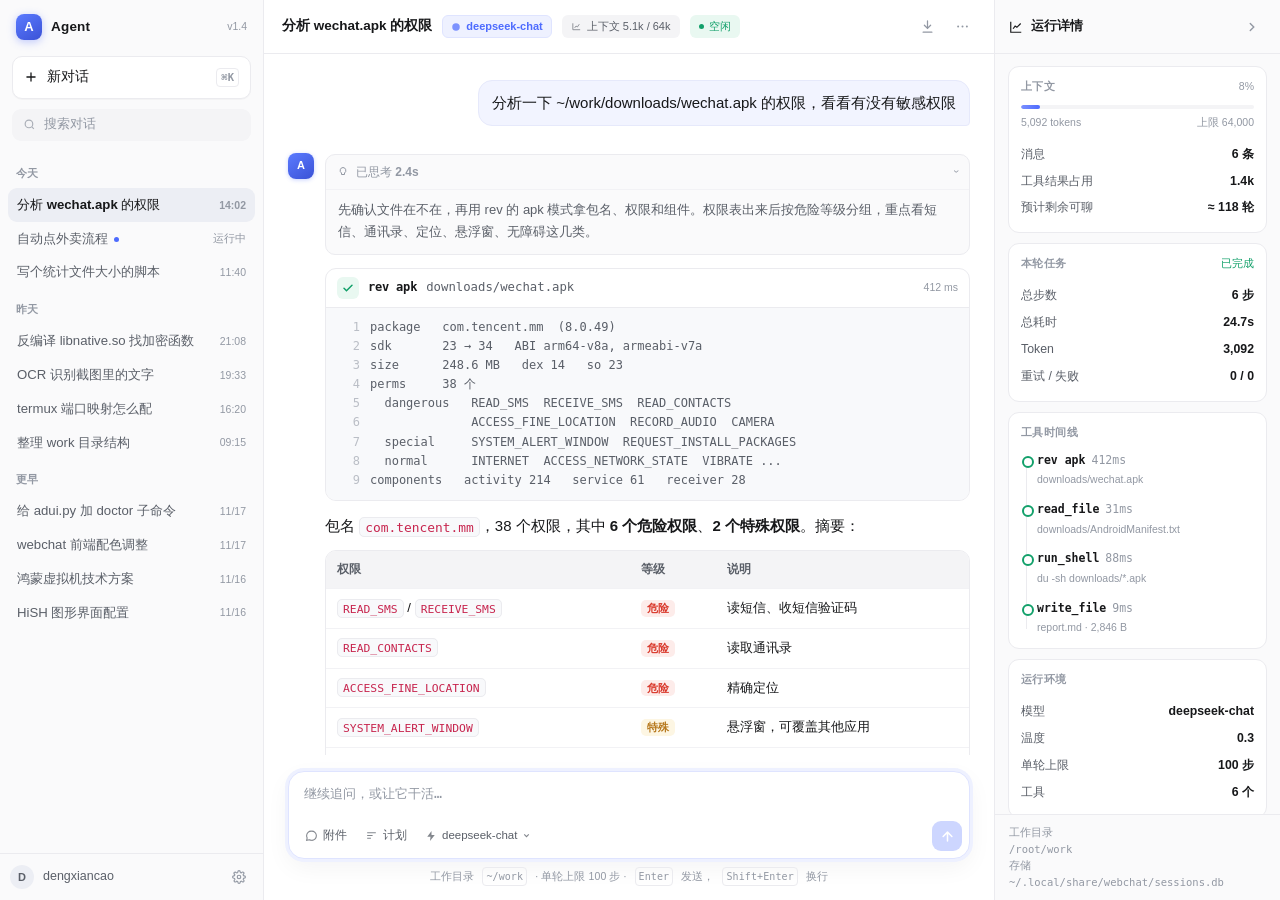
<file: ui-redesign/prototype.html>
<!DOCTYPE html>
<html lang="zh-CN">
<head>
<meta charset="utf-8">
<meta name="viewport" content="width=device-width,initial-scale=1,viewport-fit=cover">
<title>Agent · 界面重构原型</title>
<style>
:root{
  --bg:#ffffff; --side:#fafafb; --side-2:#f4f4f6; --side-active:#eceef4;
  --fg:#17181a; --fg2:#5a5f68; --muted:#9298a3; --line:#ebebef; --line-2:#f2f2f5;
  --brand:#4d6bfe; --brand-soft:#eef1ff; --brand-line:#dfe4ff;
  --user-bubble:#f2f4ff; --user-line:#e6e9fb;
  --code-bg:#f8f9fb; --card:#ffffff; --shadow:0 1px 2px rgba(16,24,40,.04),0 8px 24px rgba(16,24,40,.05);
  --ok:#12a06a; --ok-soft:#e9f8f1; --warn:#b7791f; --err:#d9382b; --err-soft:#fdecea;
  --mono:ui-monospace,SFMono-Regular,"SF Mono",Menlo,Consolas,"Noto Sans Mono CJK SC",monospace;
}
@media (prefers-color-scheme:dark){
  :root{
    --bg:#131417; --side:#17181c; --side-2:#1e1f24; --side-active:#26282f;
    --fg:#e9eaee; --fg2:#a6abb6; --muted:#787d88; --line:#26272d; --line-2:#212228;
    --brand:#7b90ff; --brand-soft:#1d2136; --brand-line:#2b3355;
    --user-bubble:#1c2033; --user-line:#28304d;
    --code-bg:#0f1013; --card:#18191e; --shadow:0 1px 2px rgba(0,0,0,.3),0 8px 24px rgba(0,0,0,.25);
    --ok:#3ddc97; --ok-soft:#12251c; --err:#ff7163; --err-soft:#2a1614;
  }
}
*{box-sizing:border-box;-webkit-tap-highlight-color:transparent}
html,body{margin:0;height:100%}
body{
  background:var(--bg);color:var(--fg);
  font:15px/1.7 -apple-system,BlinkMacSystemFont,"PingFang SC","HarmonyOS Sans SC","Noto Sans CJK SC","Microsoft YaHei",sans-serif;
  -webkit-font-smoothing:antialiased;overflow:hidden;
}
.app{display:flex;height:100vh;height:100dvh;overflow:hidden}

/* ---------------- 侧栏 ---------------- */
.sidebar{
  flex:0 0 264px;width:264px;background:var(--side);border-right:1px solid var(--line);
  display:flex;flex-direction:column;min-height:0;
}
.side-top{padding:14px 12px 8px;display:flex;flex-direction:column;gap:10px}
.brand{display:flex;align-items:center;gap:9px;padding:0 4px 6px}
.logo{
  width:26px;height:26px;border-radius:8px;flex:0 0 auto;
  background:linear-gradient(145deg,#5b7bff,#3b52d6);
  box-shadow:0 2px 8px rgba(77,107,254,.35);
  display:grid;place-items:center;color:#fff;font-size:13px;font-weight:800;
}
.brand .bn{font-size:13.5px;font-weight:650;letter-spacing:.2px}
.brand .bv{font-size:10.5px;color:var(--muted);margin-left:auto;font-variant-numeric:tabular-nums}
.newbtn{
  display:flex;align-items:center;gap:9px;width:100%;padding:9px 11px;border-radius:10px;
  border:1px solid var(--line);background:var(--bg);color:var(--fg);font:inherit;font-size:13.5px;
  font-weight:550;cursor:pointer;box-shadow:0 1px 1px rgba(16,24,40,.03);
}
.newbtn:hover{background:var(--side-2)}
.newbtn .k{margin-left:auto;font-size:10.5px;color:var(--muted);font-family:var(--mono);
  border:1px solid var(--line);border-radius:4px;padding:0 4px}
.search{
  display:flex;align-items:center;gap:8px;padding:0 10px;height:32px;border-radius:9px;
  background:var(--side-2);border:1px solid transparent;color:var(--muted);font-size:12.5px;
}
.search:hover{border-color:var(--line)}
.search svg{flex:0 0 auto;opacity:.75}
.side-list{flex:1 1 auto;overflow-y:auto;padding:4px 8px 10px;min-height:0}
.side-list::-webkit-scrollbar{width:6px}
.side-list::-webkit-scrollbar-thumb{background:var(--line);border-radius:9px}
.grp{font-size:10.5px;color:var(--muted);letter-spacing:.4px;padding:12px 8px 5px;font-weight:600}
.item{
  display:flex;align-items:center;gap:8px;padding:8px 9px;border-radius:9px;cursor:pointer;
  color:var(--fg2);font-size:13.2px;line-height:1.35;position:relative;
}
.item:hover{background:var(--side-2);color:var(--fg)}
.item.on{background:var(--side-active);color:var(--fg);font-weight:550}
.item .tt{flex:1 1 auto;overflow:hidden;text-overflow:ellipsis;white-space:nowrap}
.item .mt{font-size:10.5px;color:var(--muted);flex:0 0 auto;font-variant-numeric:tabular-nums}
.item.run .tt::after{content:"";display:inline-block;width:5px;height:5px;border-radius:50%;
  background:var(--brand);margin-left:6px;vertical-align:middle;animation:pulse 1.2s infinite}
@keyframes pulse{0%,100%{opacity:1}50%{opacity:.2}}
.side-foot{border-top:1px solid var(--line);padding:9px 10px;display:flex;align-items:center;gap:9px}
.avatar{width:24px;height:24px;border-radius:50%;background:var(--side-active);display:grid;
  place-items:center;font-size:11px;font-weight:700;color:var(--fg2);flex:0 0 auto}
.side-foot .fn{font-size:12.5px;color:var(--fg2);flex:1 1 auto;overflow:hidden;text-overflow:ellipsis;white-space:nowrap}
.iconbtn{width:28px;height:28px;border-radius:7px;border:none;background:none;color:var(--muted);
  display:grid;place-items:center;cursor:pointer;flex:0 0 auto;padding:0}
.iconbtn:hover{background:var(--side-2);color:var(--fg)}

/* ---------------- 主区 ---------------- */
.main{flex:1 1 auto;display:flex;flex-direction:column;min-width:0;min-height:0;position:relative;background:var(--bg)}
.topbar{
  flex:0 0 auto;height:54px;display:flex;align-items:center;gap:10px;padding:0 18px;
  border-bottom:1px solid var(--line);background:color-mix(in srgb,var(--bg) 88%,transparent);
  backdrop-filter:blur(12px);position:relative;z-index:3;
}
.title{font-size:13.5px;font-weight:600;overflow:hidden;text-overflow:ellipsis;white-space:nowrap;max-width:38%}
.chip{
  display:inline-flex;align-items:center;gap:5px;height:23px;padding:0 8px;border-radius:6px;
  font-size:11px;color:var(--fg2);background:var(--side-2);border:1px solid transparent;
  font-variant-numeric:tabular-nums;white-space:nowrap;
}
.chip svg{opacity:.7}
.chip.br{background:var(--brand-soft);color:var(--brand);border-color:var(--brand-line);font-weight:600}
.chip.ok{background:var(--ok-soft);color:var(--ok)}
.chip.ok .dot{width:5px;height:5px;border-radius:50%;background:currentColor}
.tb-right{margin-left:auto;display:flex;align-items:center;gap:7px}

.scroll{flex:1 1 auto;overflow-y:auto;overflow-x:hidden;scroll-behavior:smooth;min-height:0}
.scroll::-webkit-scrollbar{width:8px}
.scroll::-webkit-scrollbar-thumb{background:var(--line);border-radius:9px;border:2px solid var(--bg)}
.thread{max-width:748px;margin:0 auto;padding:26px 24px 12px}

.msg{margin:0 0 26px;display:flex;gap:11px;position:relative}
.msg.u{justify-content:flex-end}
.msg.u .body{background:var(--user-bubble);border:1px solid var(--user-line);border-radius:14px;
  border-bottom-right-radius:4px;padding:9px 13px;max-width:80%;white-space:pre-wrap;word-break:break-word}
.msg.a .body{flex:1 1 auto;min-width:0;padding-top:2px}
.ava{width:26px;height:26px;border-radius:8px;flex:0 0 auto;display:grid;place-items:center;
  font-size:11px;font-weight:800;color:#fff;background:linear-gradient(145deg,#5b7bff,#3b52d6);
  box-shadow:0 1px 4px rgba(77,107,254,.3);margin-top:1px}
.ava.ghost{background:var(--side-2);color:var(--muted);box-shadow:none;font-weight:700}

.md{font-size:15px;line-height:1.72;word-break:break-word}
.md p{margin:0 0 11px}.md p:last-child{margin-bottom:0}
.md h2{font-size:16.5px;margin:20px 0 9px;font-weight:650;letter-spacing:.1px}
.md h3{font-size:15px;margin:16px 0 7px;font-weight:650}
.md ul,.md ol{margin:6px 0 12px;padding-left:21px}.md li{margin:4px 0}
.md strong{font-weight:650}
.md code{font:.86em/1.5 var(--mono);background:var(--code-bg);border:1px solid var(--line);
  border-radius:5px;padding:1.5px 5px;color:#c7254e}
@media (prefers-color-scheme:dark){.md code{color:#ff9bb3}}
.md a{color:var(--brand);text-decoration:none;border-bottom:1px solid transparent}
.md a:hover{border-bottom-color:var(--brand)}

/* 表格 */
.tablewrap{border:1px solid var(--line);border-radius:11px;overflow:hidden;margin:10px 0 14px}
.md table{border-collapse:collapse;width:100%;font-size:13.4px}
.md th,.md td{padding:8px 11px;text-align:left;border-bottom:1px solid var(--line-2);vertical-align:top}
.md tr:last-child td{border-bottom:none}
.md th{background:var(--side-2);font-weight:600;font-size:12.3px;color:var(--fg2);white-space:nowrap}
.md td{font-size:13.2px}
.badge{display:inline-block;font-size:10.5px;line-height:1.6;padding:0 6px;border-radius:5px;
  font-weight:600;letter-spacing:.1px;white-space:nowrap}
.badge.r{background:var(--err-soft);color:var(--err)}
.badge.y{background:#fdf6e3;color:var(--warn)}
@media (prefers-color-scheme:dark){.badge.y{background:#2a2314;color:#e3b341}}

/* 代码块 */
.codewrap{border:1px solid var(--line);border-radius:11px;overflow:hidden;margin:11px 0 14px;background:var(--code-bg)}
.codehead{display:flex;align-items:center;gap:8px;padding:6px 10px;border-bottom:1px solid var(--line);
  font-size:11px;color:var(--muted);font-family:var(--mono)}
.codehead .lg{font-weight:600;color:var(--fg2);letter-spacing:.3px}
.codehead .sp{margin-left:auto}
.codehead button{border:none;background:none;color:var(--muted);font:inherit;font-size:11px;cursor:pointer;
  padding:2px 5px;border-radius:5px;display:inline-flex;align-items:center;gap:4px}
.codehead button:hover{background:var(--side-2);color:var(--fg)}
.codewrap pre{margin:0;padding:12px 13px;overflow-x:auto}
.codewrap pre code{font:12.4px/1.65 var(--mono);background:none;border:none;padding:0;color:var(--fg);
  white-space:pre;display:block}
.tk-k{color:#a626a4}.tk-s{color:#3d8b40}.tk-c{color:#9aa0a6}.tk-n{color:#c18401}
@media (prefers-color-scheme:dark){.tk-k{color:#c678dd}.tk-s{color:#98c379}.tk-c{color:#6b7280}.tk-n{color:#e5c07b}}

/* 思考块 */
.think{border:1px solid var(--line);background:var(--side);border-radius:10px;margin:0 0 13px;overflow:hidden}
.think-h{display:flex;align-items:center;gap:7px;padding:7px 11px;cursor:pointer;user-select:none;
  font-size:12px;color:var(--muted)}
.think-h .tx{font-weight:550}
.think-h .ar{margin-left:auto;font-size:10px;transition:transform .18s}
.think.open .think-h .ar{transform:rotate(90deg)}
.think-b{display:none;padding:0 12px 11px;font-size:13px;color:var(--fg2);line-height:1.68;
  border-top:1px solid var(--line-2);padding-top:9px;white-space:pre-wrap}
.think.open .think-b{display:block}

/* 工具卡 */
.tool{border:1px solid var(--line);border-radius:11px;margin:0 0 12px;overflow:hidden;background:var(--card)}
.tool-h{display:flex;align-items:center;gap:9px;padding:8px 11px;cursor:pointer;user-select:none}
.tool-h:hover{background:var(--side)}
.ti{width:22px;height:22px;border-radius:6px;display:grid;place-items:center;flex:0 0 auto;
  background:var(--side-2);color:var(--fg2)}
.ti.ok{background:var(--ok-soft);color:var(--ok)}
.tname{font-size:12px;font-weight:650;font-family:var(--mono);flex:0 0 auto;letter-spacing:-.2px}
.targ{font-size:12.3px;color:var(--fg2);font-family:var(--mono);overflow:hidden;
  text-overflow:ellipsis;white-space:nowrap;flex:1 1 auto;min-width:0}
.tmeta{font-size:10.5px;color:var(--muted);flex:0 0 auto;font-variant-numeric:tabular-nums}
.tool-b{display:none;border-top:1px solid var(--line);background:var(--code-bg);
  max-height:260px;overflow:auto}
.tool.open .tool-b{display:block}
.tool-b pre{margin:0;padding:10px 12px;font:12px/1.6 var(--mono);white-space:pre;color:var(--fg2)}
.tool-b .ln{color:var(--muted);user-select:none;display:inline-block;width:22px;text-align:right;
  margin-right:10px;opacity:.6}

/* 消息页脚 */
.mfoot{display:flex;align-items:center;gap:12px;margin-top:10px;font-size:11px;color:var(--muted);
  font-variant-numeric:tabular-nums}
.mfoot .acts{display:flex;gap:2px;margin-left:auto;opacity:0;transition:opacity .12s}
.msg:hover .mfoot .acts{opacity:1}
.mfoot .acts button{width:26px;height:26px;border-radius:6px;border:none;background:none;color:var(--muted);
  display:grid;place-items:center;cursor:pointer;padding:0}
.mfoot .acts button:hover{background:var(--side-2);color:var(--fg)}
.warnbox{display:flex;gap:8px;align-items:flex-start;border:1px solid #f0d9a8;background:#fffbf0;
  color:#8a6413;border-radius:10px;padding:8px 11px;font-size:12.6px;margin:10px 0 0;line-height:1.6}
@media (prefers-color-scheme:dark){.warnbox{background:#241e10;border-color:#4a3c16;color:#e0bb63}}

/* 输入区 */
.cwrap{flex:0 0 auto;padding:16px 24px calc(env(safe-area-inset-bottom) + 14px);
  background:linear-gradient(to bottom,rgba(255,255,255,0) 0%,var(--bg) 58%)}
.composer{max-width:748px;margin:0 auto}
.cbox{border:1px solid var(--line);border-radius:16px;background:var(--card);box-shadow:var(--shadow);
  transition:border-color .15s,box-shadow .15s;overflow:hidden}
.cbox.focus{border-color:var(--brand-line);box-shadow:0 0 0 3px var(--brand-soft),var(--shadow)}
.cbox textarea{display:block;width:100%;border:none;outline:none;resize:none;background:none;color:var(--fg);
  font:15px/1.6 inherit;padding:13px 15px 4px;max-height:132px;min-height:44px}
.cbox textarea::placeholder{color:var(--muted)}
.cbot{display:flex;align-items:center;gap:4px;padding:5px 7px 7px 9px}
.cbot .lbl{display:inline-flex;align-items:center;gap:5px;font-size:11.5px;color:var(--fg2);
  padding:4px 7px;border-radius:7px;cursor:pointer;white-space:nowrap}
.cbot .lbl:hover{background:var(--side-2)}
.cbot .lbl svg{opacity:.75}
.cbot .sp{margin-left:auto}
.send{width:30px;height:30px;border-radius:9px;border:none;background:var(--brand);color:#fff;
  display:grid;place-items:center;cursor:pointer;flex:0 0 auto;transition:opacity .15s,transform .1s}
.send:hover{transform:translateY(-1px)}
.send:disabled{opacity:.28;cursor:default;transform:none}
.below{display:flex;align-items:center;gap:8px;justify-content:center;font-size:10.5px;
  color:var(--muted);margin-top:8px;letter-spacing:.1px}
.below .k{font-family:var(--mono);border:1px solid var(--line);border-radius:4px;padding:0 3px;font-size:10px}

/* 右侧详情 */
.inspector{flex:0 0 286px;width:286px;border-left:1px solid var(--line);background:var(--side);
  display:flex;flex-direction:column;min-height:0}
.ins-h{height:54px;flex:0 0 auto;display:flex;align-items:center;gap:8px;padding:0 14px;
  border-bottom:1px solid var(--line);font-size:12.5px;font-weight:600}
.ins-h .iconbtn{margin-left:auto}
.ins-body{flex:1 1 auto;overflow-y:auto;padding:12px 13px 18px;min-height:0}
.ins-body::-webkit-scrollbar{width:6px}
.ins-body::-webkit-scrollbar-thumb{background:var(--line);border-radius:9px}
.card{border:1px solid var(--line);background:var(--card);border-radius:11px;padding:11px 12px;margin-bottom:10px}
.card .ch{display:flex;align-items:center;gap:6px;font-size:10.5px;color:var(--muted);
  letter-spacing:.4px;font-weight:600;margin-bottom:9px}
.card .ch .r{margin-left:auto;font-weight:500;letter-spacing:0}
.kv{display:flex;align-items:baseline;justify-content:space-between;gap:8px;font-size:12.3px;
  padding:3px 0;color:var(--fg2)}
.kv b{font-weight:600;color:var(--fg);font-variant-numeric:tabular-nums}
.bar{height:4px;border-radius:9px;background:var(--side-2);overflow:hidden;margin:8px 0 5px}
.bar i{display:block;height:100%;border-radius:9px;background:linear-gradient(90deg,#7b90ff,#4d6bfe)}
.bar i.w{background:linear-gradient(90deg,#f0b429,#e08b00)}
.mini{font-size:10.5px;color:var(--muted);display:flex;justify-content:space-between;
  font-variant-numeric:tabular-nums}
.tl{position:relative;padding-left:16px}
.tl::before{content:"";position:absolute;left:4.5px;top:6px;bottom:8px;width:1.5px;background:var(--line)}
.tli{position:relative;padding:0 0 11px}
.tli:last-child{padding-bottom:0}
.tli::before{content:"";position:absolute;left:-15px;top:5px;width:8px;height:8px;border-radius:50%;
  background:var(--card);border:2px solid var(--ok)}
.tli.f::before{border-color:var(--err)}
.tli .n{font-size:11.5px;font-family:var(--mono);font-weight:600;display:flex;gap:6px;align-items:center}
.tli .d{font-size:10.5px;color:var(--muted);margin-top:1px;font-variant-numeric:tabular-nums;
  overflow:hidden;text-overflow:ellipsis;white-space:nowrap}
.ins-foot{flex:0 0 auto;border-top:1px solid var(--line);padding:9px 14px;font-size:10.5px;
  color:var(--muted);line-height:1.6}
.ins-foot .p{font-family:var(--mono);overflow:hidden;text-overflow:ellipsis;white-space:nowrap;display:block}

/* 移动端 */
.mob-top{display:none}
.scrim{display:none}
.only-m{display:none!important}
@media (max-width:1100px) and (min-width:861px){ .inspector{display:none} }
@media (max-width:860px){
  .sidebar{position:fixed;left:0;top:0;bottom:0;z-index:60;transform:translateX(-102%);
    transition:transform .26s cubic-bezier(.4,0,.2,1);box-shadow:0 0 40px rgba(0,0,0,.18);width:284px;flex-basis:284px}
  body.drawer .sidebar{transform:none}
  body.drawer .scrim{display:block;position:fixed;inset:0;background:rgba(16,18,24,.4);z-index:50;
    animation:fade .2s}
  @keyframes fade{from{opacity:0}to{opacity:1}}
  .topbar{height:52px;padding:0 12px;gap:8px;padding-top:env(safe-area-inset-top)}
  .title{max-width:56%;font-size:14px}
  .chip.hide-m,.chip.br{display:none}
  .md{font-size:14.6px}
  .md table{font-size:12.4px}
  .md th,.md td{padding:7px 8px}
  .tool-b pre{font-size:11px;line-height:1.6}
  .tool-b{-webkit-mask-image:linear-gradient(to right,#000 90%,rgba(0,0,0,.15));
          mask-image:linear-gradient(to right,#000 90%,rgba(0,0,0,.15))}
  .thread{padding:18px 15px 8px}
  .msg{gap:9px;margin-bottom:22px}
  .msg.u .body{max-width:88%}
  .ava{width:24px;height:24px;border-radius:7px}
  .cwrap{padding:4px 12px calc(env(safe-area-inset-bottom) + 10px)}
  .cbox{border-radius:15px}
  .below{display:none}
  .mfoot .acts{opacity:1}
  .codewrap pre code{font-size:11.8px}
  .only-m{display:grid!important}
  .inspector{position:fixed;left:0;right:0;bottom:0;top:auto;width:auto;flex-basis:auto;
    height:72vh;z-index:70;border-left:none;border-top:1px solid var(--line);
    border-radius:18px 18px 0 0;transform:translateY(101%);
    transition:transform .28s cubic-bezier(.4,0,.2,1);box-shadow:0 -10px 50px rgba(0,0,0,.2)}
  body.ins .inspector{transform:none}
  body.ins .scrim{display:block;position:fixed;inset:0;background:rgba(16,18,24,.4);z-index:65}
  .ins-h{height:46px;border-radius:18px 18px 0 0;padding:0 14px;position:relative}
  .ins-h::before{content:"";position:absolute;left:50%;top:6px;transform:translateX(-50%);
    width:34px;height:3.5px;border-radius:9px;background:var(--line)}
  .ins-body{padding-bottom:calc(env(safe-area-inset-bottom) + 18px)}
}
</style>
</head>
<body>
<div class="app">

  <!-- ============ 侧栏 ============ -->
  <aside class="sidebar">
    <div class="side-top">
      <div class="brand">
        <div class="logo">A</div>
        <span class="bn">Agent</span>
        <span class="bv">v1.4</span>
      </div>
      <button class="newbtn">
        <svg width="14" height="14" viewBox="0 0 24 24" fill="none" stroke="currentColor" stroke-width="2.2" stroke-linecap="round"><path d="M12 5v14M5 12h14"/></svg>
        新对话
        <span class="k">⌘K</span>
      </button>
      <div class="search">
        <svg width="13" height="13" viewBox="0 0 24 24" fill="none" stroke="currentColor" stroke-width="2.2"><circle cx="11" cy="11" r="7"/><path d="M20 20l-3.5-3.5"/></svg>
        搜索对话
      </div>
    </div>

    <div class="side-list">
      <div class="grp">今天</div>
      <div class="item on"><span class="tt">分析 wechat.apk 的权限</span><span class="mt">14:02</span></div>
      <div class="item run"><span class="tt">自动点外卖流程</span><span class="mt">运行中</span></div>
      <div class="item"><span class="tt">写个统计文件大小的脚本</span><span class="mt">11:40</span></div>
      <div class="grp">昨天</div>
      <div class="item"><span class="tt">反编译 libnative.so 找加密函数</span><span class="mt">21:08</span></div>
      <div class="item"><span class="tt">OCR 识别截图里的文字</span><span class="mt">19:33</span></div>
      <div class="item"><span class="tt">termux 端口映射怎么配</span><span class="mt">16:20</span></div>
      <div class="item"><span class="tt">整理 work 目录结构</span><span class="mt">09:15</span></div>
      <div class="grp">更早</div>
      <div class="item"><span class="tt">给 adui.py 加 doctor 子命令</span><span class="mt">11/17</span></div>
      <div class="item"><span class="tt">webchat 前端配色调整</span><span class="mt">11/17</span></div>
      <div class="item"><span class="tt">鸿蒙虚拟机技术方案</span><span class="mt">11/16</span></div>
      <div class="item"><span class="tt">HiSH 图形界面配置</span><span class="mt">11/16</span></div>
    </div>

    <div class="side-foot">
      <div class="avatar">D</div>
      <span class="fn">dengxiancao</span>
      <button class="iconbtn" title="设置">
        <svg width="14" height="14" viewBox="0 0 24 24" fill="none" stroke="currentColor" stroke-width="2"><circle cx="12" cy="12" r="3"/><path d="M19.4 15a1.6 1.6 0 00.3 1.8l.1.1a2 2 0 11-2.8 2.8l-.1-.1a1.6 1.6 0 00-1.8-.3 1.6 1.6 0 00-1 1.5V21a2 2 0 11-4 0v-.1a1.6 1.6 0 00-1-1.5 1.6 1.6 0 00-1.8.3l-.1.1a2 2 0 11-2.8-2.8l.1-.1a1.6 1.6 0 00.3-1.8 1.6 1.6 0 00-1.5-1H3a2 2 0 110-4h.1a1.6 1.6 0 001.5-1 1.6 1.6 0 00-.3-1.8l-.1-.1a2 2 0 112.8-2.8l.1.1a1.6 1.6 0 001.8.3H9a1.6 1.6 0 001-1.5V3a2 2 0 114 0v.1a1.6 1.6 0 001 1.5 1.6 1.6 0 001.8-.3l.1-.1a2 2 0 112.8 2.8l-.1.1a1.6 1.6 0 00-.3 1.8V9a1.6 1.6 0 001.5 1H21a2 2 0 110 4h-.1a1.6 1.6 0 00-1.5 1z"/></svg>
      </button>
    </div>
  </aside>
  <div class="scrim" onclick="document.body.classList.remove('drawer','ins')"></div>

  <!-- ============ 主区 ============ -->
  <main class="main">
    <header class="topbar">
      <button class="iconbtn mob-only" id="menu" style="display:none" onclick="document.body.classList.toggle('drawer')">
        <svg width="18" height="18" viewBox="0 0 24 24" fill="none" stroke="currentColor" stroke-width="2" stroke-linecap="round"><path d="M4 6h16M4 12h16M4 18h16"/></svg>
      </button>
      <div class="title">分析 wechat.apk 的权限</div>
      <span class="chip br">
        <svg width="10" height="10" viewBox="0 0 24 24" fill="currentColor"><circle cx="12" cy="12" r="9"/></svg>
        deepseek-chat
      </span>
      <span class="chip hide-m">
        <svg width="11" height="11" viewBox="0 0 24 24" fill="none" stroke="currentColor" stroke-width="2"><path d="M4 19V5M4 19h16"/><path d="M8 15l3-4 3 2 4-6"/></svg>
        上下文 5.1k / 64k
      </span>
      <span class="chip ok"><span class="dot"></span>空闲</span>
      <div class="tb-right">
        <button class="iconbtn only-m" id="insbtn" title="运行详情"
          onclick="document.body.classList.add('ins')">
          <svg width="15" height="15" viewBox="0 0 24 24" fill="none" stroke="currentColor" stroke-width="2"><path d="M3 3v18h18"/><path d="M7 15l3.5-4.5 3 2L20 6"/></svg>
        </button>
        <button class="iconbtn hide-m" title="导出">
          <svg width="15" height="15" viewBox="0 0 24 24" fill="none" stroke="currentColor" stroke-width="2" stroke-linecap="round"><path d="M12 3v12M7 10l5 5 5-5M5 21h14"/></svg>
        </button>
        <button class="iconbtn" title="更多">
          <svg width="15" height="15" viewBox="0 0 24 24" fill="currentColor"><circle cx="5" cy="12" r="1.6"/><circle cx="12" cy="12" r="1.6"/><circle cx="19" cy="12" r="1.6"/></svg>
        </button>
      </div>
    </header>

    <div class="scroll" id="scroll">
      <div class="thread" id="thread">

        <!-- 用户 -->
        <div class="msg u">
          <div class="body">分析一下 ~/work/downloads/wechat.apk 的权限，看看有没有敏感权限</div>
        </div>

        <!-- 助手 -->
        <div class="msg a">
          <div class="ava">A</div>
          <div class="body">
            <div class="think open">
              <div class="think-h" onclick="this.parentNode.classList.toggle('open')">
                <svg width="12" height="12" viewBox="0 0 24 24" fill="none" stroke="currentColor" stroke-width="2"><path d="M12 3a6 6 0 00-3 11v3h6v-3a6 6 0 00-3-11z"/></svg>
                <span class="tx">已思考 2.4s</span>
                <span class="ar">›</span>
              </div>
              <div class="think-b">先确认文件在不在，再用 rev 的 apk 模式拿包名、权限和组件。权限表出来后按危险等级分组，重点看短信、通讯录、定位、悬浮窗、无障碍这几类。</div>
            </div>

            <div class="tool open">
              <div class="tool-h" onclick="this.parentNode.classList.toggle('open')">
                <span class="ti ok">
                  <svg width="12" height="12" viewBox="0 0 24 24" fill="none" stroke="currentColor" stroke-width="3" stroke-linecap="round"><path d="M4 12.5l5 5L20 6.5"/></svg>
                </span>
                <span class="tname">rev apk</span>
                <span class="targ">downloads/wechat.apk</span>
                <span class="tmeta">412 ms</span>
              </div>
              <div class="tool-b"><pre><span class="ln">1</span>package   com.tencent.mm  (8.0.49)
<span class="ln">2</span>sdk       23 → 34   ABI arm64-v8a, armeabi-v7a
<span class="ln">3</span>size      248.6 MB   dex 14   so 23
<span class="ln">4</span>perms     38 个
<span class="ln">5</span>  dangerous   READ_SMS  RECEIVE_SMS  READ_CONTACTS
<span class="ln">6</span>              ACCESS_FINE_LOCATION  RECORD_AUDIO  CAMERA
<span class="ln">7</span>  special     SYSTEM_ALERT_WINDOW  REQUEST_INSTALL_PACKAGES
<span class="ln">8</span>  normal      INTERNET  ACCESS_NETWORK_STATE  VIBRATE ...
<span class="ln">9</span>components   activity 214   service 61   receiver 28</pre></div>
            </div>

            <div class="md">
              <p>包名 <code>com.tencent.mm</code>，38 个权限，其中 <strong>6 个危险权限</strong>、<strong>2 个特殊权限</strong>。摘要：</p>
              <div class="tablewrap"><table>
                <thead><tr><th>权限</th><th>等级</th><th>说明</th></tr></thead>
                <tbody>
                  <tr><td><code>READ_SMS</code> / <code>RECEIVE_SMS</code></td><td><span class="badge r">危险</span></td><td>读短信、收短信验证码</td></tr>
                  <tr><td><code>READ_CONTACTS</code></td><td><span class="badge r">危险</span></td><td>读取通讯录</td></tr>
                  <tr><td><code>ACCESS_FINE_LOCATION</code></td><td><span class="badge r">危险</span></td><td>精确定位</td></tr>
                  <tr><td><code>SYSTEM_ALERT_WINDOW</code></td><td><span class="badge y">特殊</span></td><td>悬浮窗，可覆盖其他应用</td></tr>
                  <tr><td><code>REQUEST_INSTALL_PACKAGES</code></td><td><span class="badge y">特殊</span></td><td>可拉起安装包</td></tr>
                </tbody>
              </table></div>
              <p>结论：这些权限对 IM 来说是常规配置，但 <code>READ_SMS</code> 值得单独确认——只在自动填验证码时用，正常情况下应当申请 <code>SMS_RETRIEVER</code> 而不是全量读取。</p>
            </div>

            <div class="mfoot">
              <span>4 步</span><span>·</span><span>18.6s</span><span>·</span><span>2,180 tokens</span>
              <div class="acts">
                <button title="复制"><svg width="13" height="13" viewBox="0 0 24 24" fill="none" stroke="currentColor" stroke-width="2"><rect x="9" y="9" width="12" height="12" rx="2"/><path d="M5 15V5a2 2 0 012-2h8"/></svg></button>
                <button title="重新生成"><svg width="13" height="13" viewBox="0 0 24 24" fill="none" stroke="currentColor" stroke-width="2"><path d="M20 11a8 8 0 10-2.3 5.7"/><path d="M20 4v7h-7"/></svg></button>
                <button title="分支"><svg width="13" height="13" viewBox="0 0 24 24" fill="none" stroke="currentColor" stroke-width="2"><circle cx="6" cy="5" r="2"/><circle cx="6" cy="19" r="2"/><circle cx="18" cy="12" r="2"/><path d="M6 7v10M8 12h8"/></svg></button>
              </div>
            </div>
          </div>
        </div>

        <!-- 用户 -->
        <div class="msg u">
          <div class="body">把结果写成 report.md，顺便给个能直接跑的命令</div>
        </div>

        <!-- 助手 -->
        <div class="msg a">
          <div class="ava">A</div>
          <div class="body">
            <div class="tool open">
              <div class="tool-h" onclick="this.parentNode.classList.toggle('open')">
                <span class="ti ok"><svg width="12" height="12" viewBox="0 0 24 24" fill="none" stroke="currentColor" stroke-width="3" stroke-linecap="round"><path d="M4 12.5l5 5L20 6.5"/></svg></span>
                <span class="tname">write_file</span>
                <span class="targ">report.md</span>
                <span class="tmeta">9 ms</span>
              </div>
              <div class="tool-b"><pre><span class="ln">1</span>已写入 report.md (2,846 字节)</pre></div>
            </div>

            <div class="md">
              <p>写好了，<code>~/work/report.md</code>。想重新生成这份报告：</p>
              <div class="codewrap">
                <div class="codehead"><span class="lg">sh</span><span class="sp"></span>
                  <button><svg width="11" height="11" viewBox="0 0 24 24" fill="none" stroke="currentColor" stroke-width="2"><rect x="9" y="9" width="12" height="12" rx="2"/><path d="M5 15V5a2 2 0 012-2h8"/></svg>复制</button>
                </div>
                <pre><code><span class="tk-k">cd</span> ~/work &amp;&amp; <span class="tk-k">python3</span> rev.py apk downloads/wechat.apk <span class="tk-k">--grep</span> permission &gt; report.md</code></pre>
              </div>
              <div class="warnbox">
                <svg width="13" height="13" viewBox="0 0 24 24" fill="none" stroke="currentColor" stroke-width="2" style="flex:0 0 auto;margin-top:3px"><path d="M12 9v4M12 17h.01"/><path d="M10.3 3.9L2.4 18a2 2 0 001.7 3h15.8a2 2 0 001.7-3L13.7 3.9a2 2 0 00-3.4 0z"/></svg>
                <span>这条命令会把终端输出整体覆盖进 report.md，原有内容不保留。要追加就换成 <code>&gt;&gt;</code>。</span>
              </div>
            </div>

            <div class="mfoot">
              <span>2 步</span><span>·</span><span>6.1s</span><span>·</span><span>912 tokens</span>
              <div class="acts">
                <button title="复制"><svg width="13" height="13" viewBox="0 0 24 24" fill="none" stroke="currentColor" stroke-width="2"><rect x="9" y="9" width="12" height="12" rx="2"/><path d="M5 15V5a2 2 0 012-2h8"/></svg></button>
                <button title="重新生成"><svg width="13" height="13" viewBox="0 0 24 24" fill="none" stroke="currentColor" stroke-width="2"><path d="M20 11a8 8 0 10-2.3 5.7"/><path d="M20 4v7h-7"/></svg></button>
              </div>
            </div>
          </div>
        </div>

      </div>
    </div>

    <!-- 输入区 -->
    <div class="cwrap">
      <div class="composer">
        <div class="cbox focus">
          <textarea rows="1" placeholder="继续追问，或让它干活…"></textarea>
          <div class="cbot">
            <span class="lbl">
              <svg width="13" height="13" viewBox="0 0 24 24" fill="none" stroke="currentColor" stroke-width="2"><path d="M21 12.5a8.4 8.4 0 01-9 8.4 9 9 0 01-4-.9L3 21l1-4.6A8.4 8.4 0 013 12.5 8.5 8.5 0 0112 4a8.5 8.5 0 019 8.5z"/></svg>
              附件
            </span>
            <span class="lbl">
              <svg width="13" height="13" viewBox="0 0 24 24" fill="none" stroke="currentColor" stroke-width="2"><path d="M4 7h16M4 12h10M4 17h7"/></svg>
              计划
            </span>
            <span class="lbl">
              <svg width="12" height="12" viewBox="0 0 24 24" fill="currentColor"><path d="M13 2L4.5 13.5H11l-1 8.5L19.5 10H13z"/></svg>
              deepseek-chat
              <svg width="9" height="9" viewBox="0 0 24 24" fill="none" stroke="currentColor" stroke-width="3"><path d="M6 9l6 6 6-6"/></svg>
            </span>
            <span class="sp"></span>
            <button class="send" disabled>
              <svg width="15" height="15" viewBox="0 0 24 24" fill="none" stroke="currentColor" stroke-width="2.4" stroke-linecap="round" stroke-linejoin="round"><path d="M12 19V5M5 12l7-7 7 7"/></svg>
            </button>
          </div>
        </div>
        <div class="below">
          工作目录 <span class="k">~/work</span> · 单轮上限 100 步 · <span class="k">Enter</span> 发送，<span class="k">Shift+Enter</span> 换行
        </div>
      </div>
    </div>
  </main>

  <!-- ============ 右侧详情 ============ -->
  <aside class="inspector">
    <div class="ins-h">
      <svg width="14" height="14" viewBox="0 0 24 24" fill="none" stroke="currentColor" stroke-width="2"><path d="M3 3v18h18"/><path d="M7 15l3.5-4.5 3 2L20 6"/></svg>
      运行详情
      <button class="iconbtn" title="收起">
        <svg width="14" height="14" viewBox="0 0 24 24" fill="none" stroke="currentColor" stroke-width="2.4" stroke-linecap="round"><path d="M9 6l6 6-6 6"/></svg>
      </button>
    </div>
    <div class="ins-body">

      <div class="card">
        <div class="ch">上下文<span class="r">8%</span></div>
        <div class="bar"><i style="width:8%"></i></div>
        <div class="mini"><span>5,092 tokens</span><span>上限 64,000</span></div>
        <div style="height:9px"></div>
        <div class="kv"><span>消息</span><b>6 条</b></div>
        <div class="kv"><span>工具结果占用</span><b>1.4k</b></div>
        <div class="kv"><span>预计剩余可聊</span><b>≈ 118 轮</b></div>
      </div>

      <div class="card">
        <div class="ch">本轮任务<span class="r" style="color:var(--ok)">已完成</span></div>
        <div class="kv"><span>总步数</span><b>6 步</b></div>
        <div class="kv"><span>总耗时</span><b>24.7s</b></div>
        <div class="kv"><span>Token</span><b>3,092</b></div>
        <div class="kv"><span>重试 / 失败</span><b>0 / 0</b></div>
      </div>

      <div class="card">
        <div class="ch">工具时间线</div>
        <div class="tl">
          <div class="tli"><div class="n">rev apk <span style="color:var(--muted);font-weight:400">412ms</span></div><div class="d">downloads/wechat.apk</div></div>
          <div class="tli"><div class="n">read_file <span style="color:var(--muted);font-weight:400">31ms</span></div><div class="d">downloads/AndroidManifest.txt</div></div>
          <div class="tli"><div class="n">run_shell <span style="color:var(--muted);font-weight:400">88ms</span></div><div class="d">du -sh downloads/*.apk</div></div>
          <div class="tli"><div class="n">write_file <span style="color:var(--muted);font-weight:400">9ms</span></div><div class="d">report.md · 2,846 B</div></div>
        </div>
      </div>

      <div class="card">
        <div class="ch">运行环境</div>
        <div class="kv"><span>模型</span><b>deepseek-chat</b></div>
        <div class="kv"><span>温度</span><b>0.3</b></div>
        <div class="kv"><span>单轮上限</span><b>100 步</b></div>
        <div class="kv"><span>工具</span><b>6 个</b></div>
      </div>

    </div>
    <div class="ins-foot">
      工作目录<span class="p">/root/work</span>
      存储<span class="p">~/.local/share/webchat/sessions.db</span>
    </div>
  </aside>
</div>
<script>
// 移动端菜单按钮显隐
function syncMob(){ document.getElementById('menu').style.display = innerWidth<=860 ? 'grid' : 'none'; }
syncMob(); addEventListener('resize', syncMob);
// 侧栏点击
document.querySelectorAll('.item').forEach(el=>el.onclick=()=>{
  document.querySelectorAll('.item').forEach(x=>x.classList.remove('on'));
  el.classList.add('on');
  document.querySelector('.title').textContent = el.querySelector('.tt').textContent;
  if(innerWidth<=860) document.body.classList.remove('drawer');
});
// 输入框
const ta=document.querySelector('textarea'), send=document.querySelector('.send');
ta.addEventListener('input',()=>{ ta.style.height='auto'; ta.style.height=Math.min(ta.scrollHeight,132)+'px'; send.disabled=!ta.value.trim(); });
addEventListener('keydown',e=>{ if(e.key==='k'&&(e.metaKey||e.ctrlKey)) e.preventDefault(); });
</script>
</body>
</html>
</file>
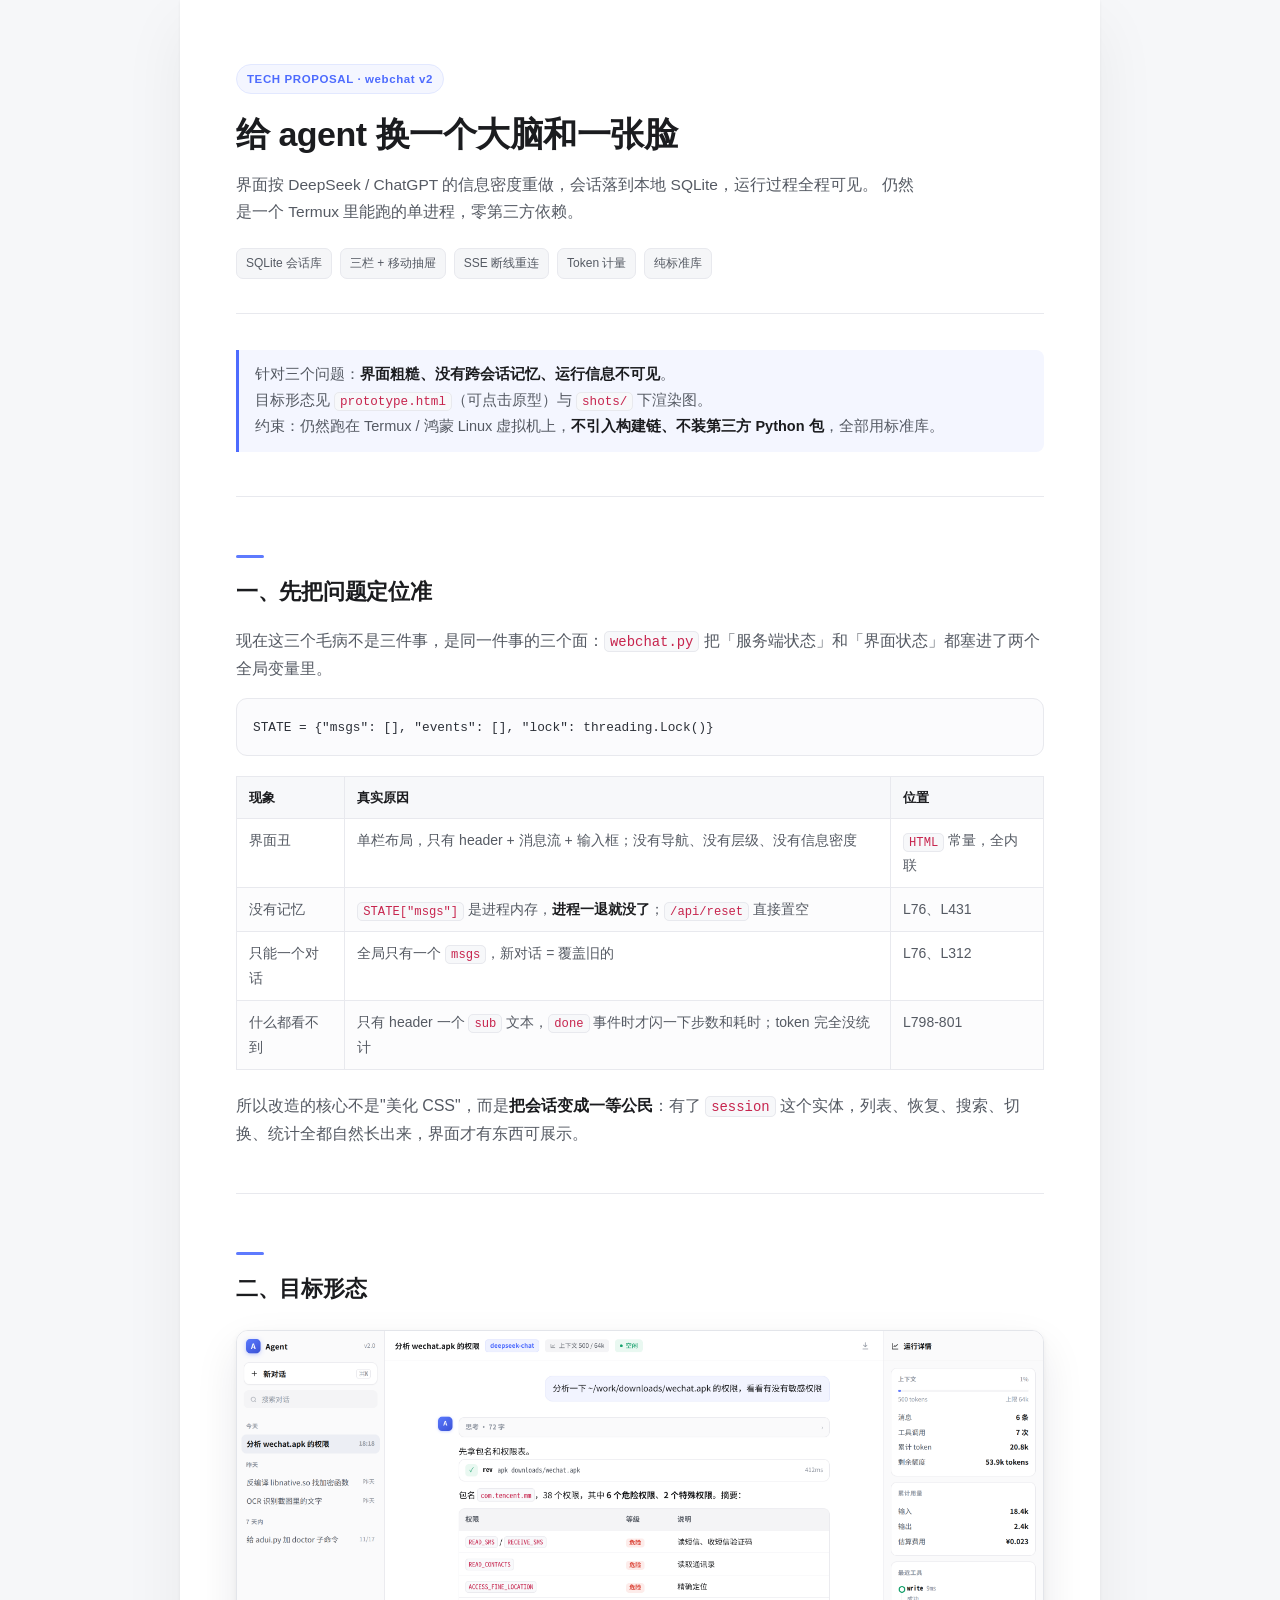
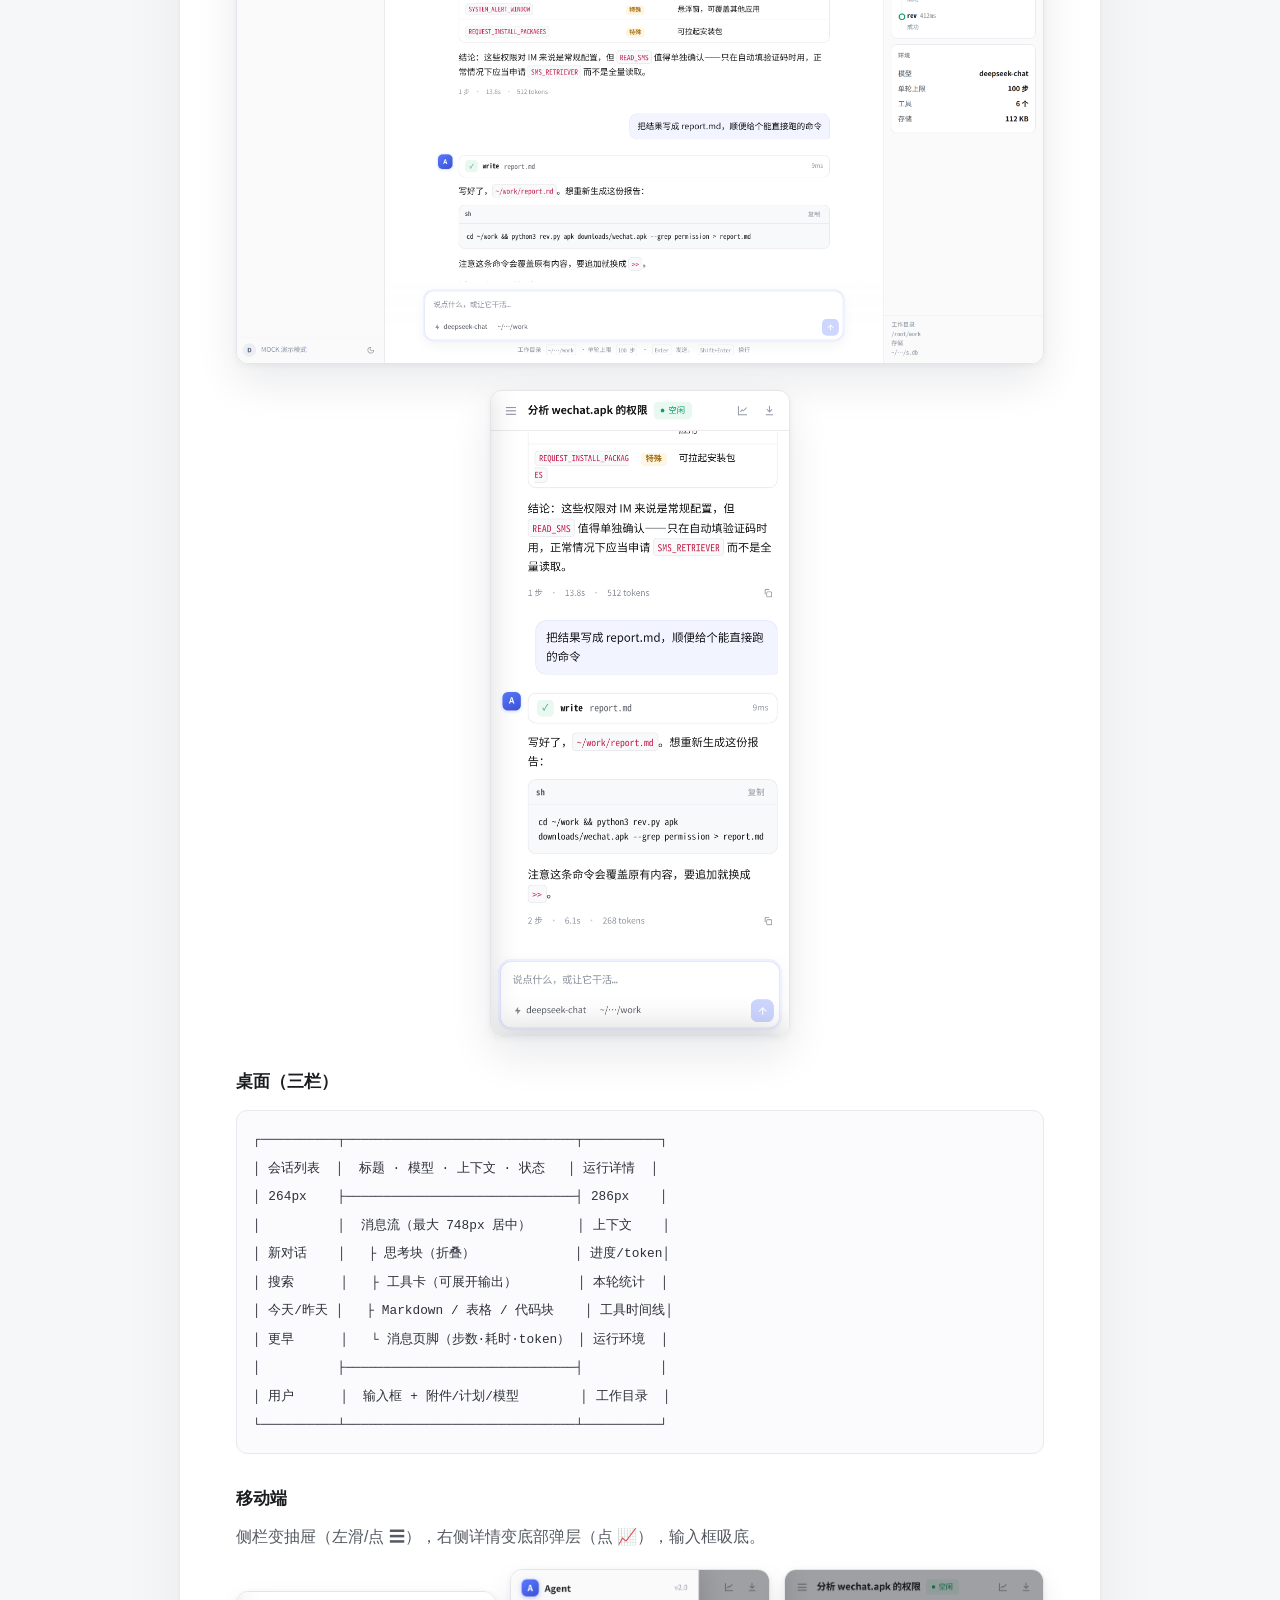
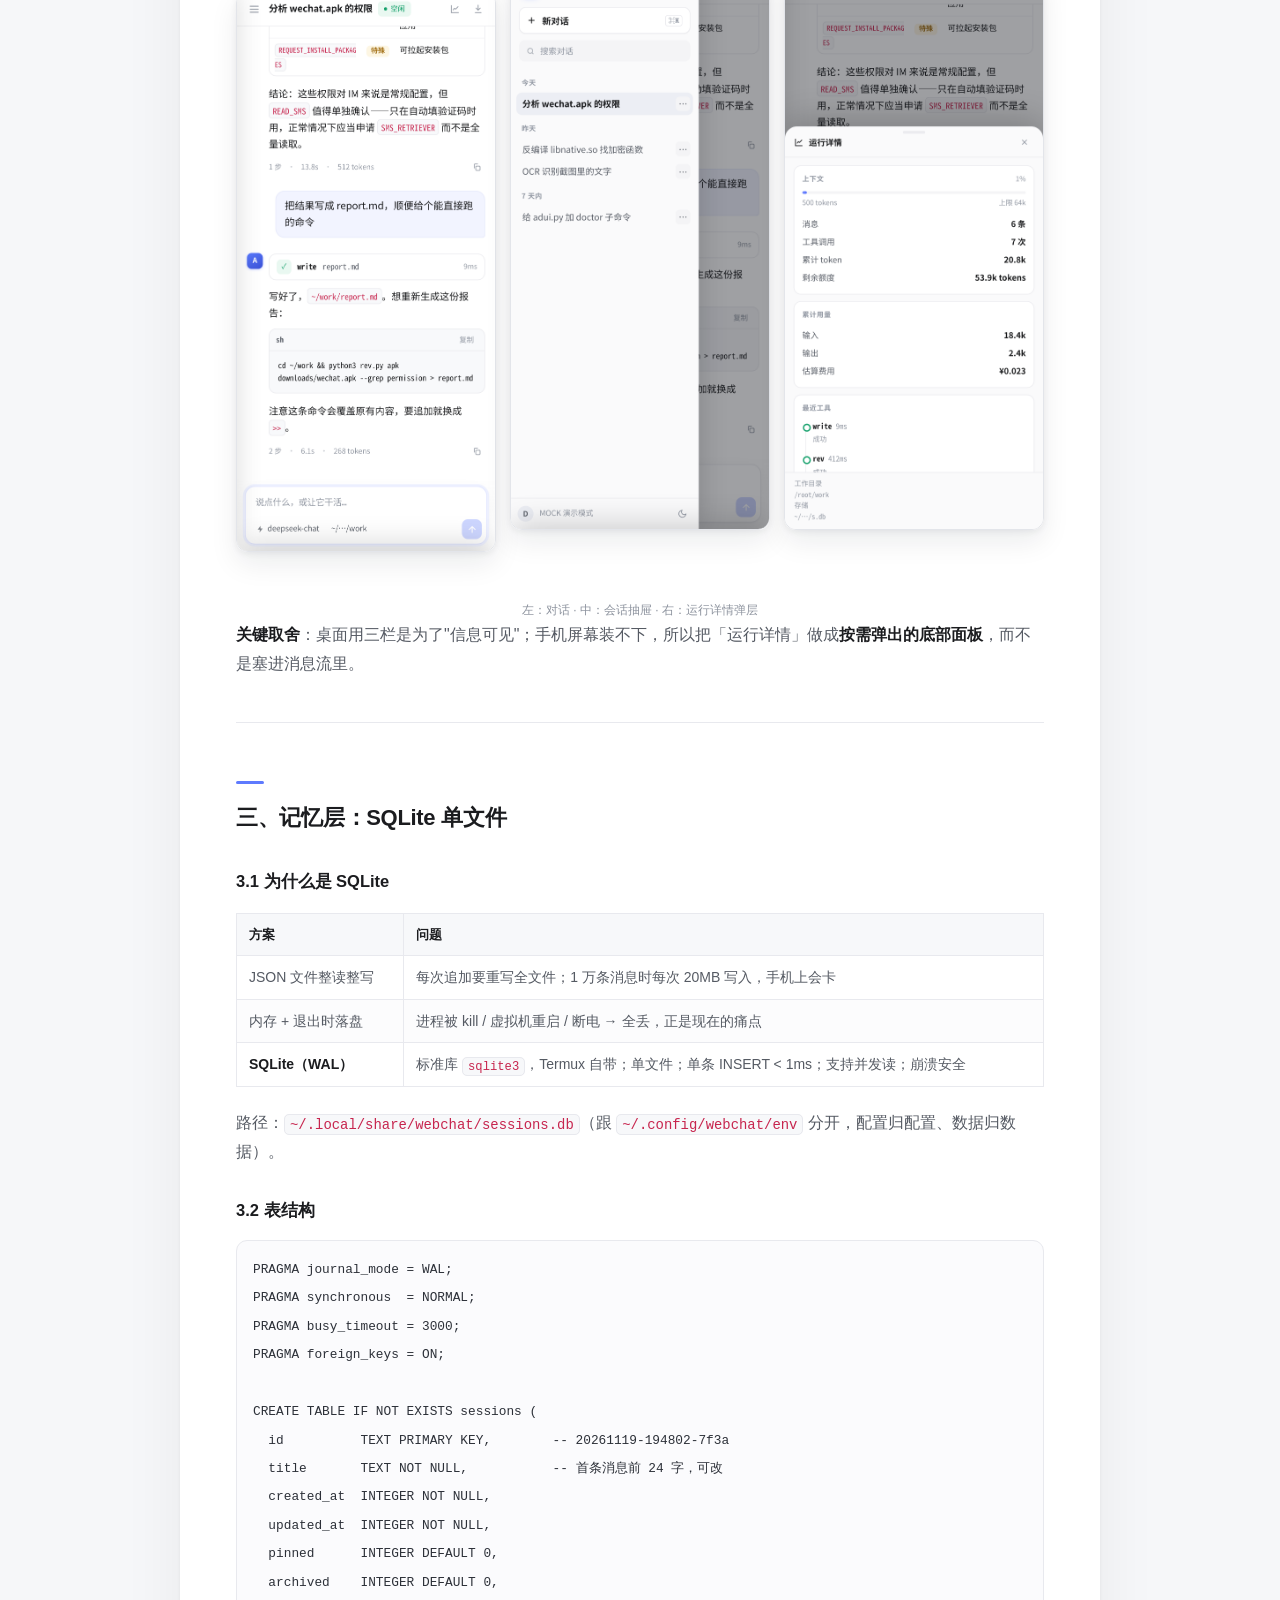
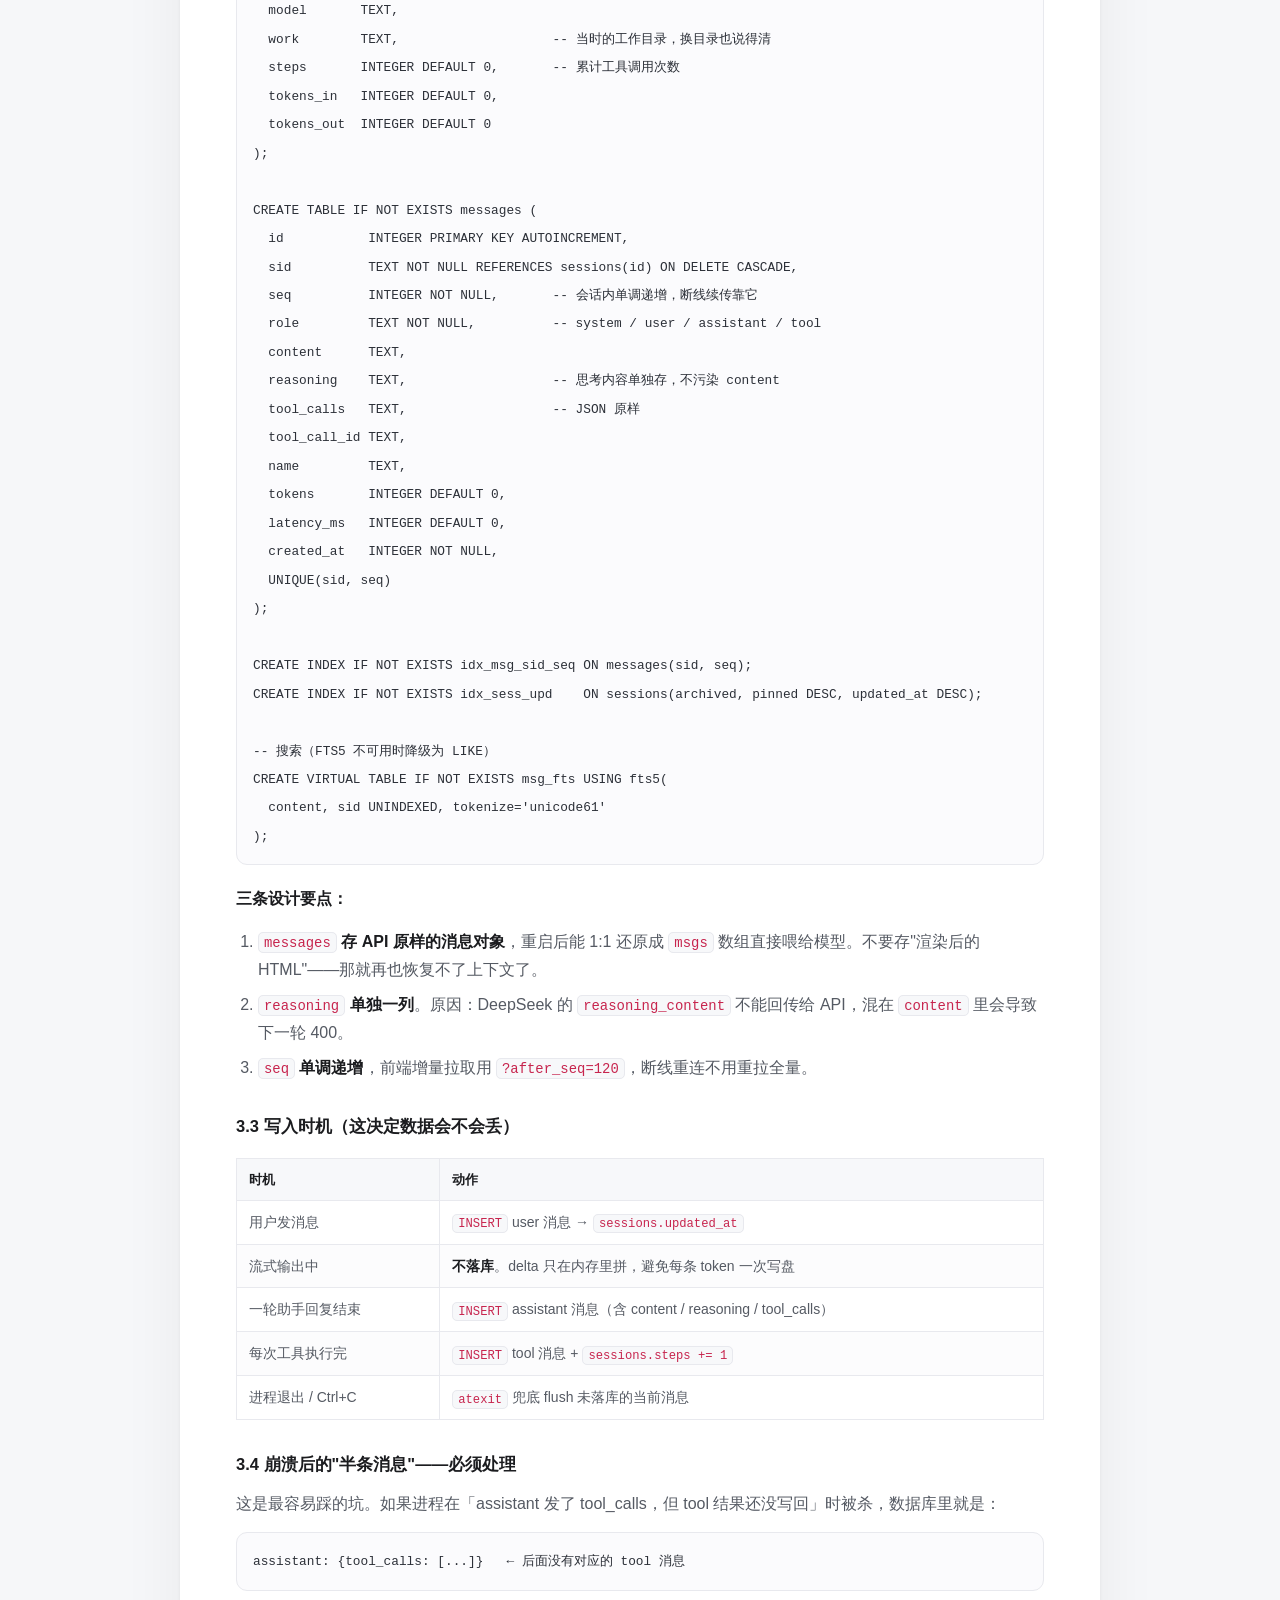
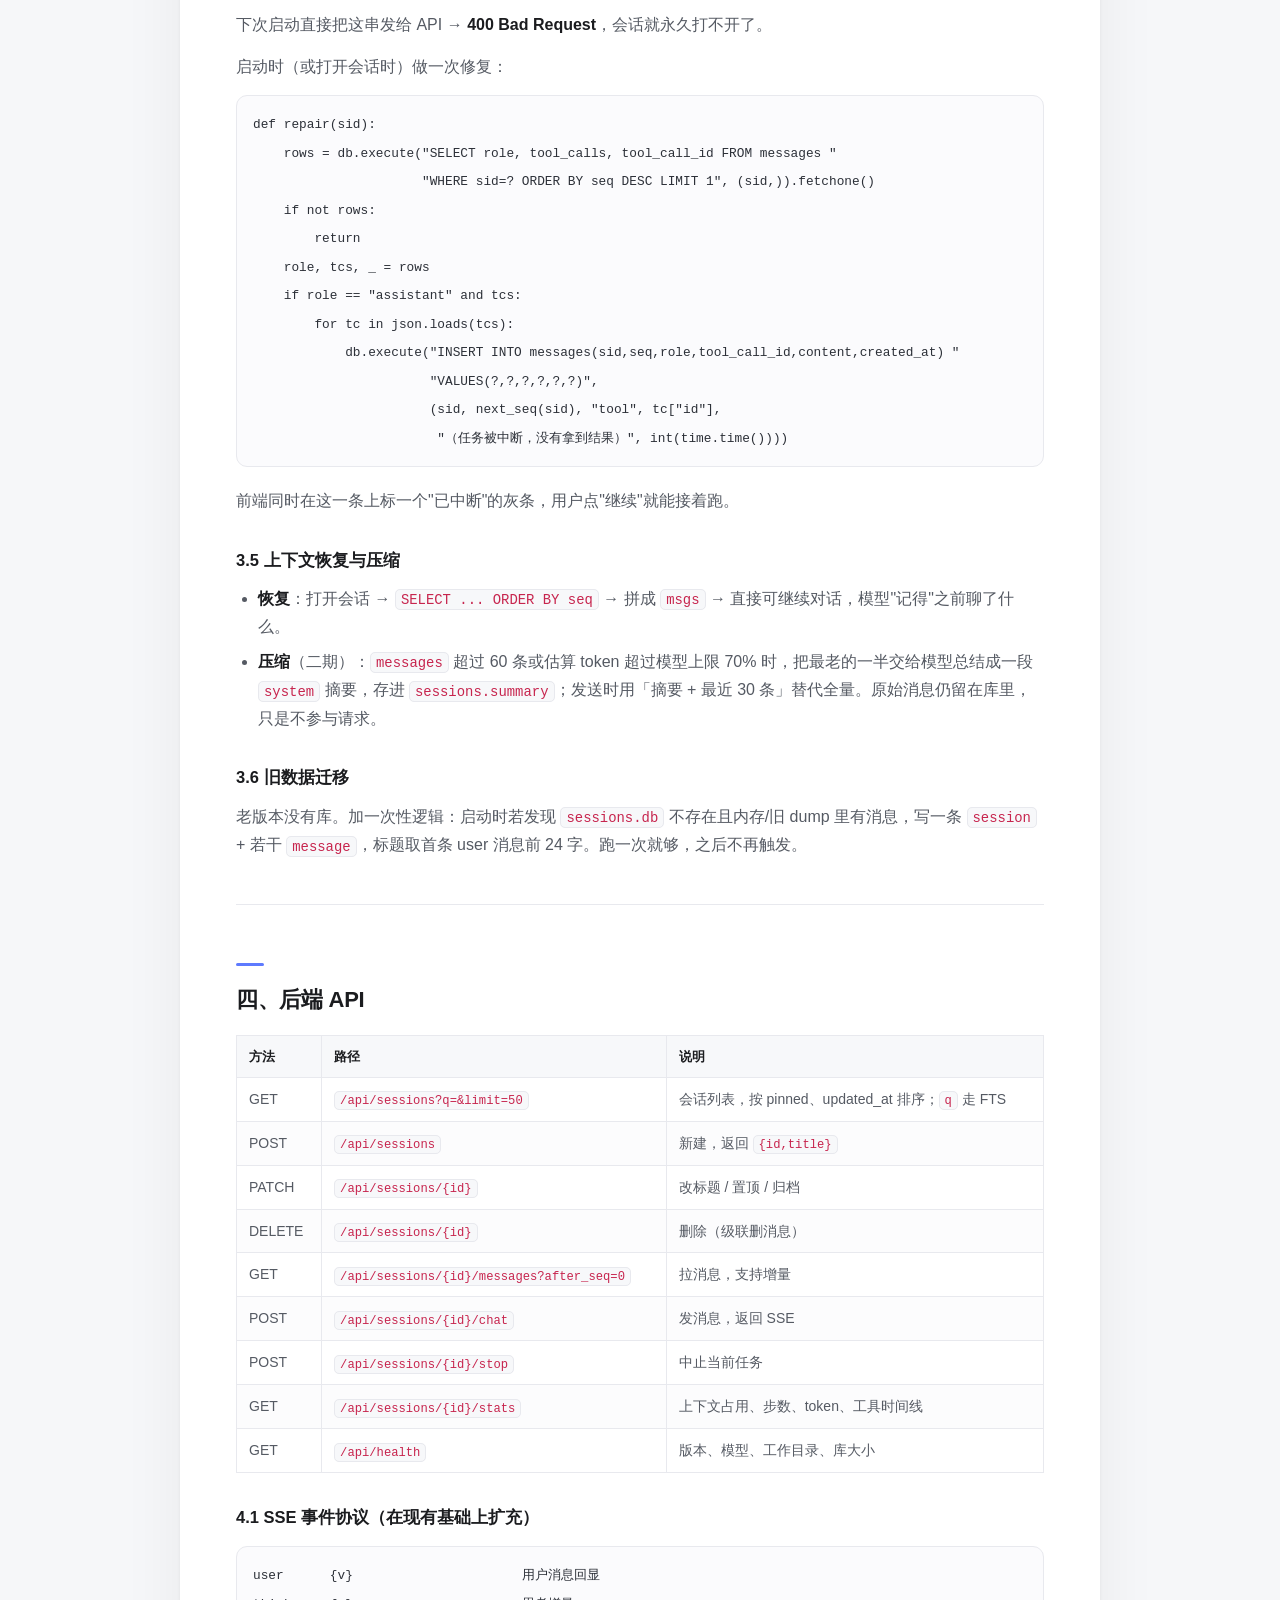
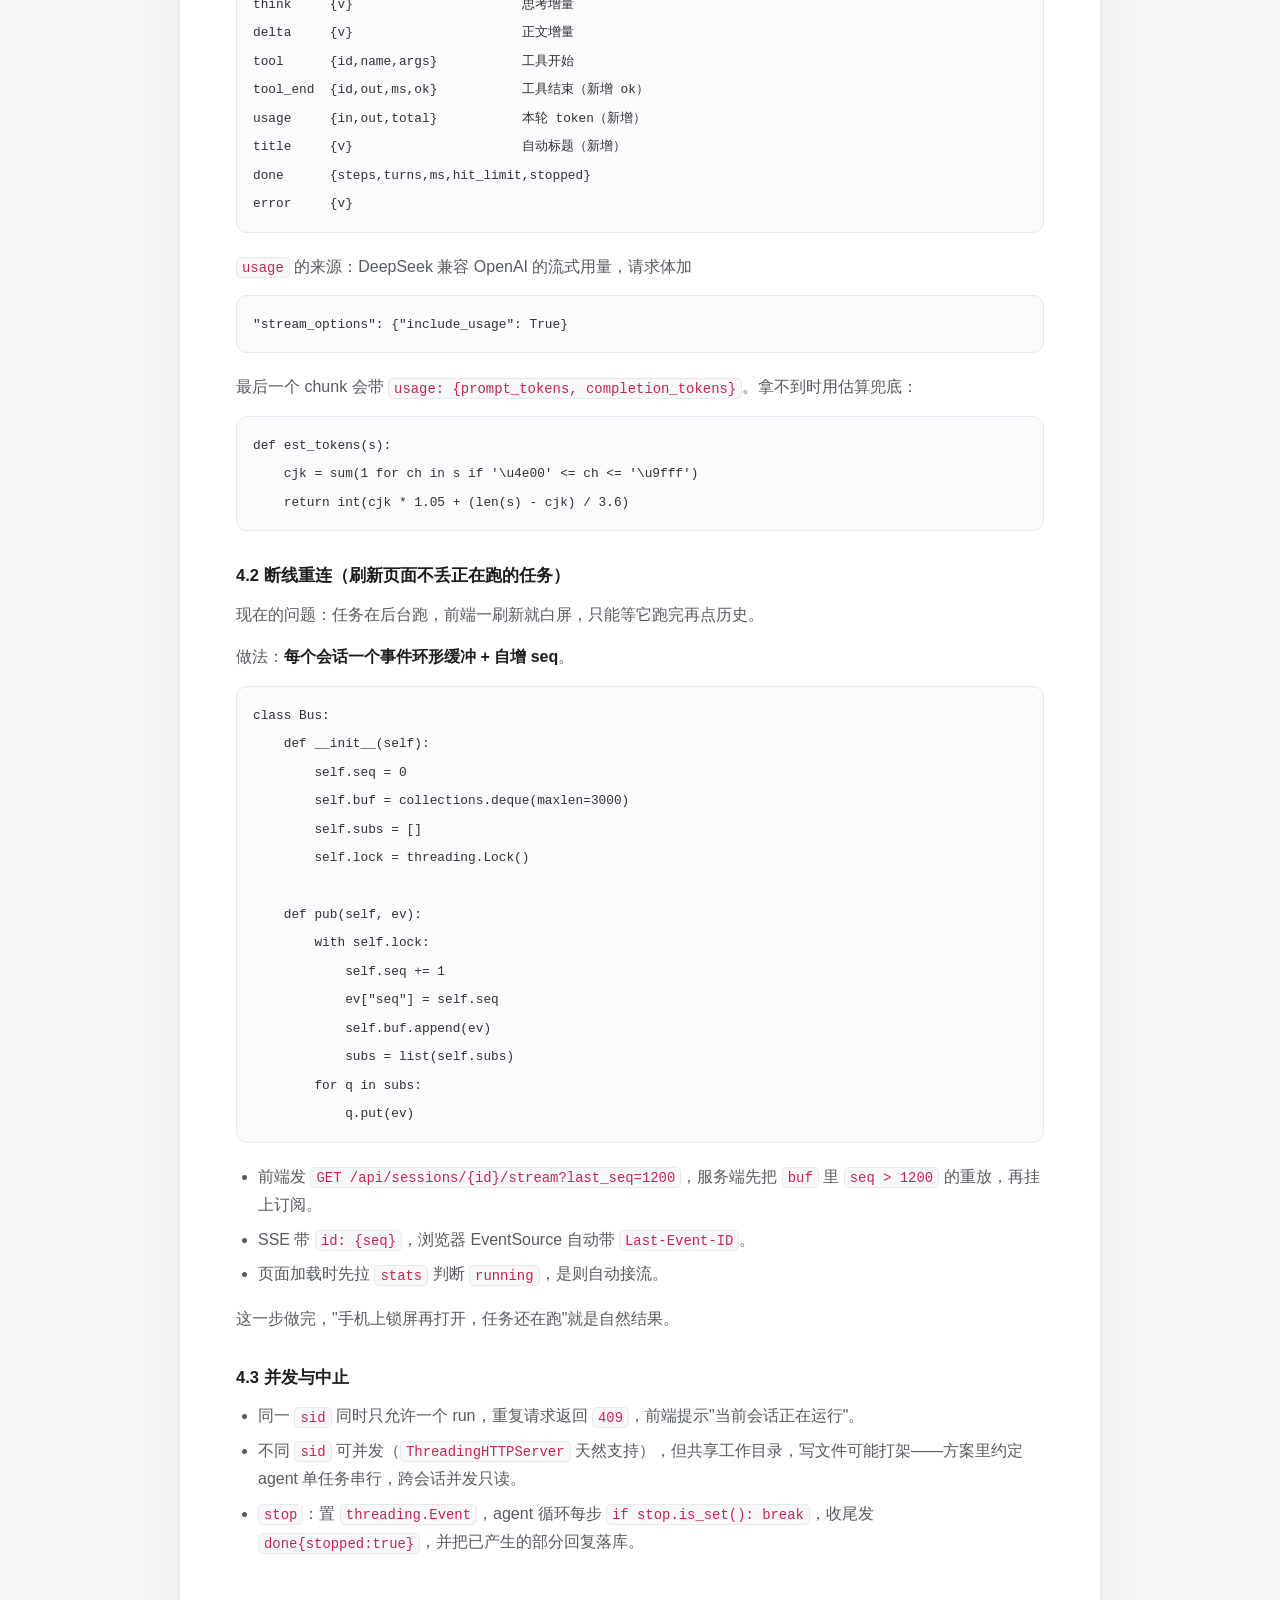
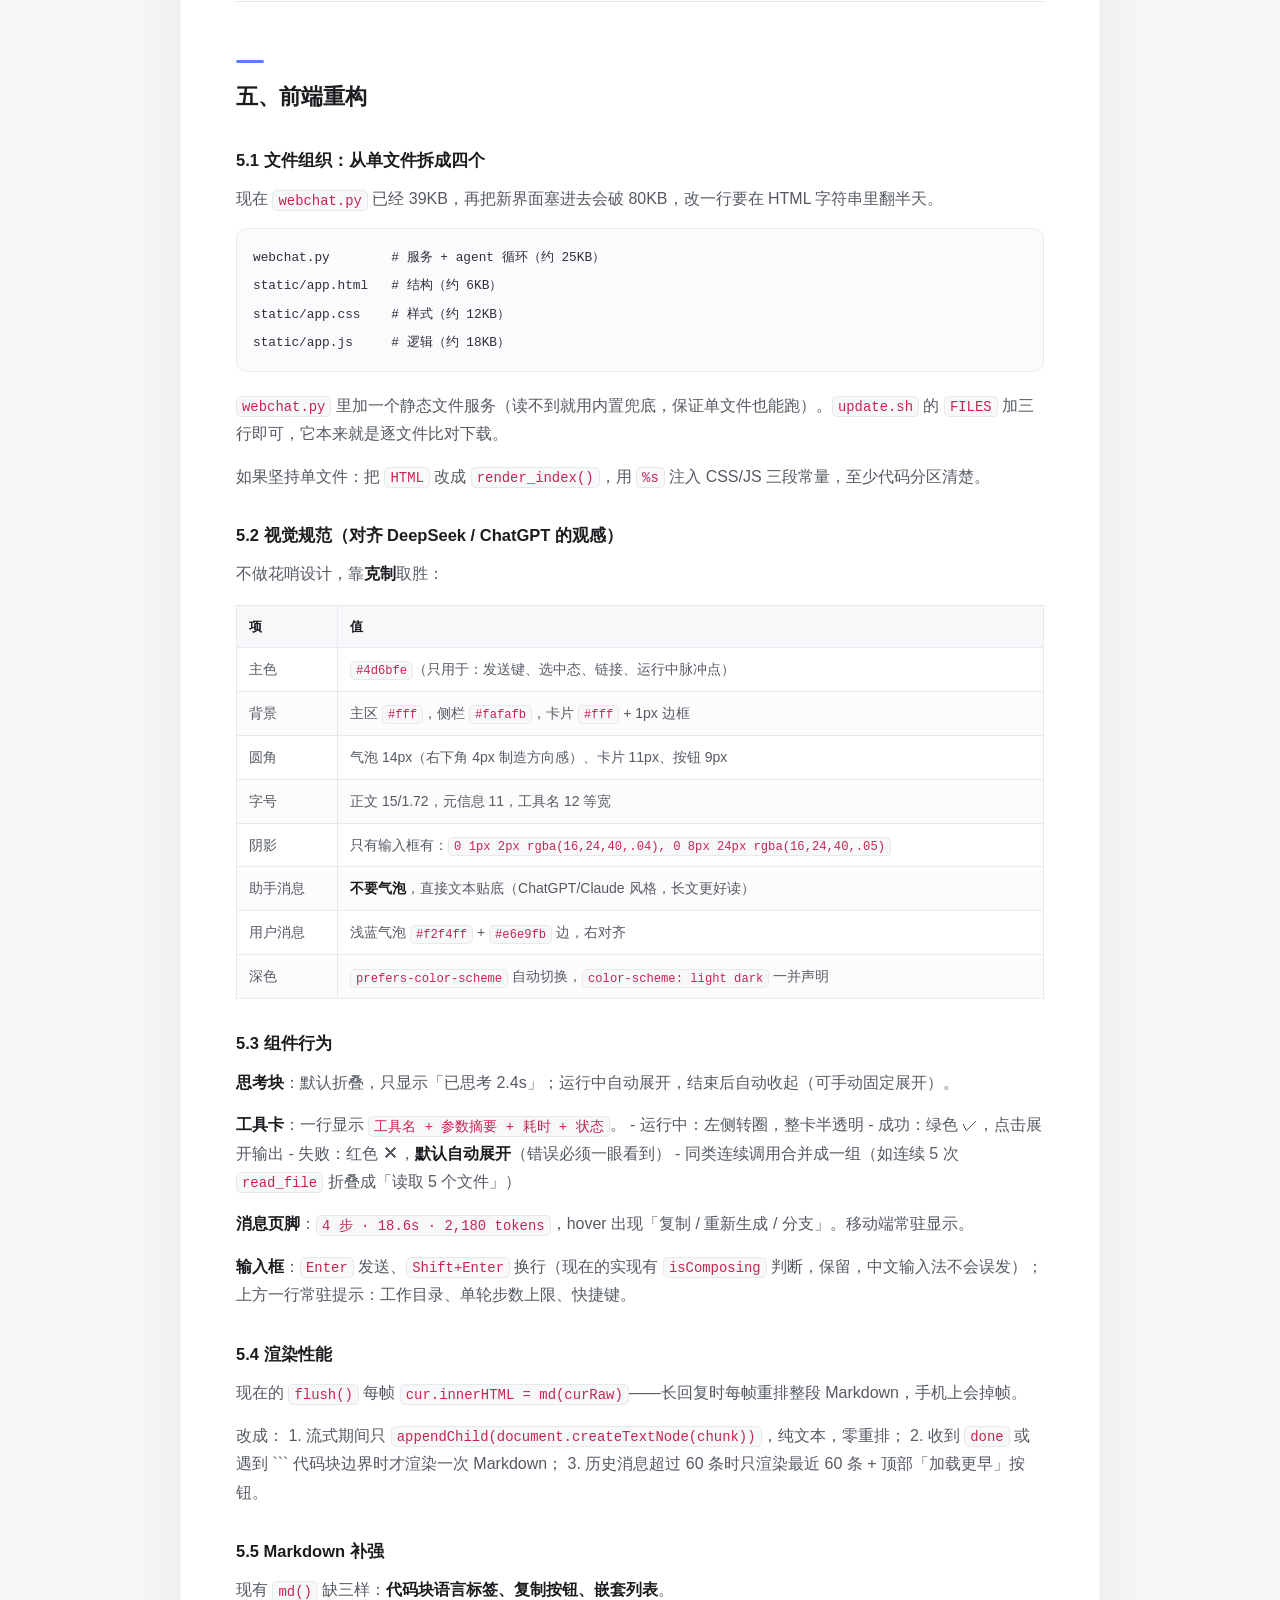
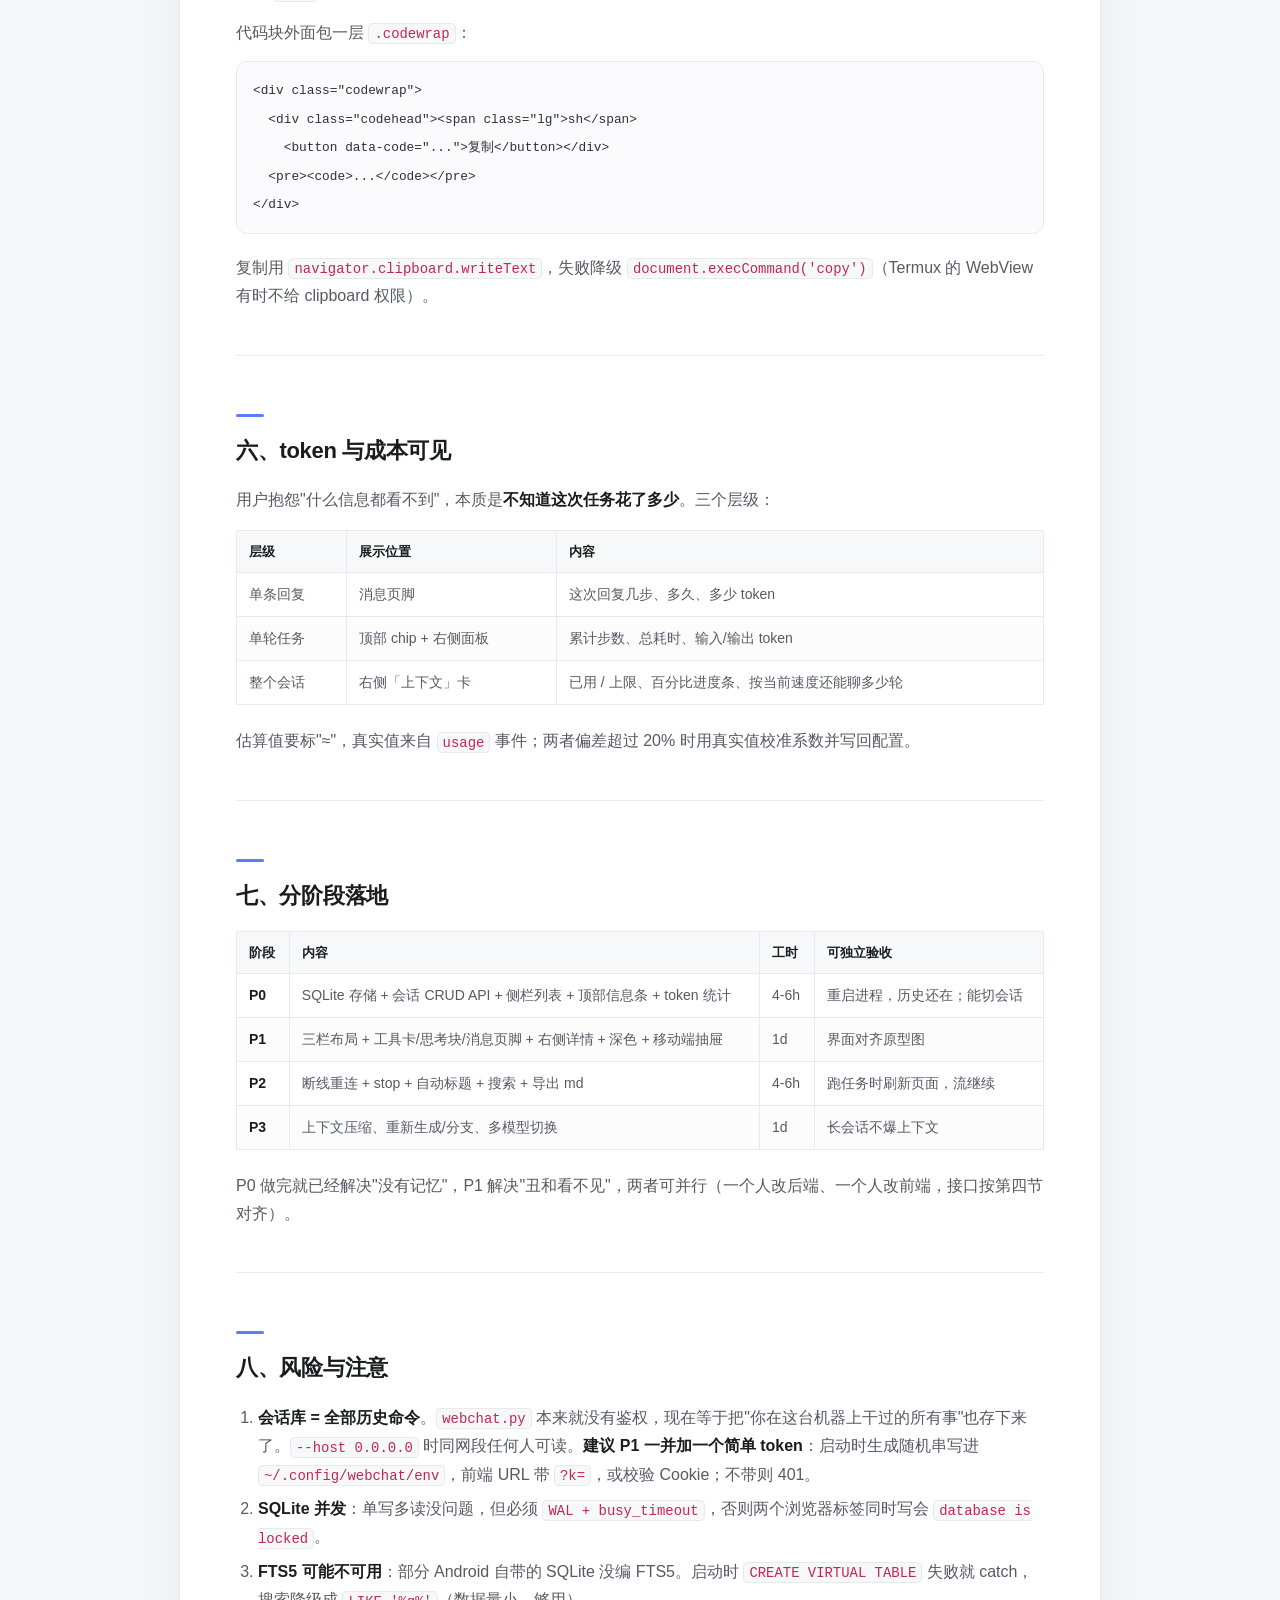
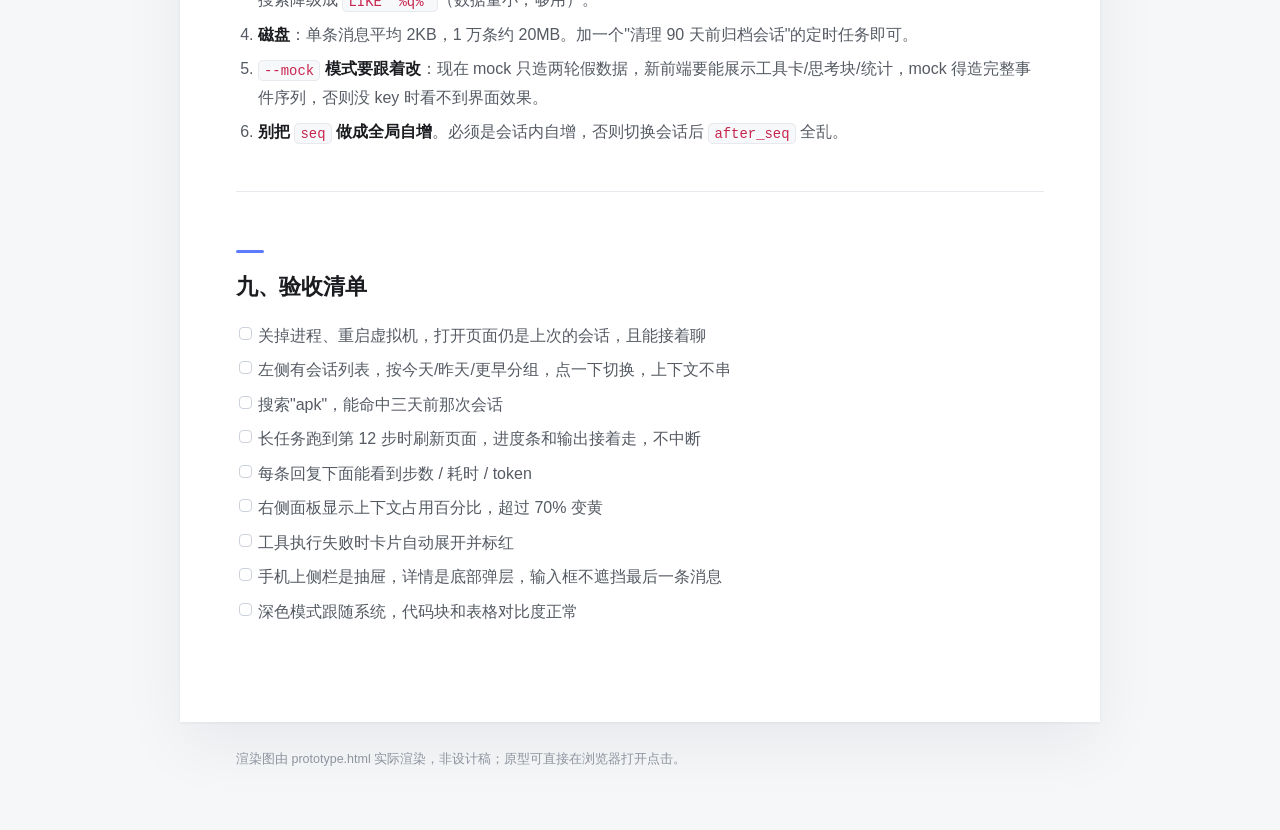
<file: ui-redesign/方案.html>
<!DOCTYPE html>
<html lang="zh-CN"><head><meta charset="utf-8">
<meta name="viewport" content="width=device-width,initial-scale=1">
<title>webchat 前端与记忆重构方案</title>
<style>
:root{
  --bg:#fff;--fg:#1b1c1f;--fg2:#555a63;--muted:#8d939e;--line:#e8e9ee;
  --brand:#4d6bfe;--soft:#f4f6ff;--code:#f7f8fa;
}
*{box-sizing:border-box}
body{margin:0;background:#f6f7f9;color:var(--fg);
  font:16px/1.78 -apple-system,BlinkMacSystemFont,"PingFang SC","Noto Sans CJK SC","Microsoft YaHei",sans-serif;
  -webkit-font-smoothing:antialiased}
.page{max-width:920px;margin:0 auto;background:var(--bg);
  padding:0 56px 80px;box-shadow:0 1px 3px rgba(16,24,40,.06),0 24px 60px rgba(16,24,40,.06)}
.hero{padding:64px 0 34px;border-bottom:1px solid var(--line);margin-bottom:36px}
.eyebrow{display:inline-flex;align-items:center;gap:7px;font-size:11.5px;letter-spacing:.6px;
  color:var(--brand);background:var(--soft);border:1px solid #e2e8ff;padding:4px 10px;border-radius:99px;font-weight:650}
h1{font-size:34px;line-height:1.3;margin:18px 0 14px;letter-spacing:-.5px;font-weight:750}
.lead{font-size:15.5px;color:var(--fg2);margin:0;max-width:680px}
.tags{display:flex;flex-wrap:wrap;gap:8px;margin-top:22px}
.tag{font-size:12px;color:var(--fg2);background:#f5f6f8;border:1px solid var(--line);
  border-radius:7px;padding:4px 9px}
h2{font-size:22px;margin:52px 0 16px;letter-spacing:-.3px;font-weight:700;padding-top:6px}
h2::before{content:"";display:block;width:28px;height:3px;background:var(--brand);
  border-radius:9px;margin-bottom:14px;opacity:.9}
h3{font-size:16.5px;margin:30px 0 10px;font-weight:650}
p{margin:0 0 14px;color:var(--fg2)}
strong{color:var(--fg);font-weight:650}
a{color:var(--brand)}
blockquote{margin:18px 0;padding:12px 16px;background:var(--soft);border-left:3px solid var(--brand);
  border-radius:0 8px 8px 0;color:var(--fg2);font-size:14.5px}
blockquote p{margin:0}
ul,ol{padding-left:22px;margin:10px 0 16px;color:var(--fg2)}
li{margin:6px 0}
li.todo{list-style:none;position:relative}
li.todo .cb{position:absolute;left:-19px;top:5px;width:13px;height:13px;
  border:1.5px solid #ccd1da;border-radius:4px;display:block;background:#fff}
li.todo .cb.on{background:var(--brand);border-color:var(--brand)}
li input{margin-right:6px}
code{font:.87em/1.5 ui-monospace,SFMono-Regular,Menlo,Consolas,monospace;
  background:var(--code);border:1px solid var(--line);border-radius:5px;padding:1.5px 5px;color:#c7254e}
pre{background:#fbfbfd;border:1px solid var(--line);border-radius:11px;padding:14px 16px;
  overflow:auto;margin:14px 0 20px}
pre code{background:none;border:none;padding:0;color:#2c3038;font-size:12.8px;line-height:1.62}
table{border-collapse:collapse;width:100%;margin:16px 0 22px;font-size:14px}
th,td{border:1px solid var(--line);padding:9px 12px;text-align:left;vertical-align:top;color:var(--fg2)}
th{background:#f7f8fa;font-weight:650;color:var(--fg);font-size:13px;white-space:nowrap}
tr:nth-child(even) td{background:#fcfcfd}
hr{border:none;border-top:1px solid var(--line);margin:44px 0}
.fig{margin:20px 0 26px}
img{max-width:100%;display:block;border-radius:12px;border:1px solid #e3e5ea;
  box-shadow:0 2px 6px rgba(16,24,40,.05),0 18px 44px rgba(16,24,40,.09)}
img[src*="mobile.png"]{max-width:300px;margin:22px auto}
img[src*="desktop.png"]{margin:22px 0}
.gallery{display:grid;grid-template-columns:repeat(3,1fr);gap:14px;margin:18px 0 26px}
.gallery img{width:100%;box-shadow:0 2px 6px rgba(16,24,40,.06),0 12px 28px rgba(16,24,40,.08)}
.cap{font-size:12px;color:var(--muted);margin-top:8px;text-align:center}
footer{max-width:920px;margin:0 auto;padding:26px 56px 60px;font-size:12.5px;color:var(--muted)}
@media (max-width:760px){
  .page{padding:0 20px 50px} .hero{padding:40px 0 26px} h1{font-size:26px}
  .gallery{grid-template-columns:1fr}
}
</style></head>
<body>
<div class="page">
  <div class="hero">
    <span class="eyebrow">TECH PROPOSAL · webchat v2</span>
    <h1>给 agent 换一个大脑和一张脸</h1>
    <p class="lead">界面按 DeepSeek / ChatGPT 的信息密度重做，会话落到本地 SQLite，运行过程全程可见。
       仍然是一个 Termux 里能跑的单进程，零第三方依赖。</p>
    <div class="tags">
      <span class="tag">SQLite 会话库</span><span class="tag">三栏 + 移动抽屉</span>
      <span class="tag">SSE 断线重连</span><span class="tag">Token 计量</span>
      <span class="tag">纯标准库</span>
    </div>
  </div>
  <blockquote>
<p>针对三个问题：<strong>界面粗糙、没有跨会话记忆、运行信息不可见</strong>。<br />
目标形态见 <code>prototype.html</code>（可点击原型）与 <code>shots/</code> 下渲染图。<br />
约束：仍然跑在 Termux / 鸿蒙 Linux 虚拟机上，<strong>不引入构建链、不装第三方 Python 包</strong>，全部用标准库。</p>
</blockquote>
<hr />
<h2 id="_1">一、先把问题定位准</h2>
<p>现在这三个毛病不是三件事，是同一件事的三个面：<code>webchat.py</code> 把「服务端状态」和「界面状态」都塞进了两个全局变量里。</p>
<pre><code class="language-python">STATE = {&quot;msgs&quot;: [], &quot;events&quot;: [], &quot;lock&quot;: threading.Lock()}
</code></pre>
<table>
<thead>
<tr>
<th>现象</th>
<th>真实原因</th>
<th>位置</th>
</tr>
</thead>
<tbody>
<tr>
<td>界面丑</td>
<td>单栏布局，只有 header + 消息流 + 输入框；没有导航、没有层级、没有信息密度</td>
<td><code>HTML</code> 常量，全内联</td>
</tr>
<tr>
<td>没有记忆</td>
<td><code>STATE["msgs"]</code> 是进程内存，<strong>进程一退就没了</strong>；<code>/api/reset</code> 直接置空</td>
<td>L76、L431</td>
</tr>
<tr>
<td>只能一个对话</td>
<td>全局只有一个 <code>msgs</code>，新对话 = 覆盖旧的</td>
<td>L76、L312</td>
</tr>
<tr>
<td>什么都看不到</td>
<td>只有 header 一个 <code>sub</code> 文本，<code>done</code> 事件时才闪一下步数和耗时；token 完全没统计</td>
<td>L798-801</td>
</tr>
</tbody>
</table>
<p>所以改造的核心不是"美化 CSS"，而是<strong>把会话变成一等公民</strong>：有了 <code>session</code> 这个实体，列表、恢复、搜索、切换、统计全都自然长出来，界面才有东西可展示。</p>
<hr />
<h2 id="_2">二、目标形态</h2>
<p class="fig"><img alt="桌面端效果" src="shots/desktop.png" /></p>
<p class="fig"><img alt="手机端效果" src="shots/mobile.png" /></p>
<h3 id="_3">桌面（三栏）</h3>
<pre><code>┌──────────┬──────────────────────────────┬──────────┐
│ 会话列表  │  标题 · 模型 · 上下文 · 状态   │ 运行详情  │
│ 264px    ├──────────────────────────────┤ 286px    │
│          │  消息流（最大 748px 居中）      │ 上下文    │
│ 新对话    │   ├ 思考块（折叠）             │ 进度/token│
│ 搜索      │   ├ 工具卡（可展开输出）        │ 本轮统计  │
│ 今天/昨天 │   ├ Markdown / 表格 / 代码块    │ 工具时间线│
│ 更早      │   └ 消息页脚（步数·耗时·token） │ 运行环境  │
│          ├──────────────────────────────┤          │
│ 用户      │  输入框 + 附件/计划/模型        │ 工作目录  │
└──────────┴──────────────────────────────┴──────────┘
</code></pre>
<h3 id="_4">移动端</h3>
<p>侧栏变抽屉（左滑/点 ☰），右侧详情变底部弹层（点 📈），输入框吸底。</p>
<div class="gallery">
<img src="shots/mobile.png" alt="手机端对话">
<img src="shots/mobile-drawer.png" alt="手机端会话抽屉">
<img src="shots/mobile-inspector.png" alt="手机端运行详情">
</div>
<div class="cap">左：对话 · 中：会话抽屉 · 右：运行详情弹层</div>

<p><strong>关键取舍</strong>：桌面用三栏是为了"信息可见"；手机屏幕装不下，所以把「运行详情」做成<strong>按需弹出的底部面板</strong>，而不是塞进消息流里。</p>
<hr />
<h2 id="sqlite">三、记忆层：SQLite 单文件</h2>
<h3 id="31-sqlite">3.1 为什么是 SQLite</h3>
<table>
<thead>
<tr>
<th>方案</th>
<th>问题</th>
</tr>
</thead>
<tbody>
<tr>
<td>JSON 文件整读整写</td>
<td>每次追加要重写全文件；1 万条消息时每次 20MB 写入，手机上会卡</td>
</tr>
<tr>
<td>内存 + 退出时落盘</td>
<td>进程被 kill / 虚拟机重启 / 断电 → 全丢，正是现在的痛点</td>
</tr>
<tr>
<td><strong>SQLite（WAL）</strong></td>
<td>标准库 <code>sqlite3</code>，Termux 自带；单文件；单条 INSERT &lt; 1ms；支持并发读；崩溃安全</td>
</tr>
</tbody>
</table>
<p>路径：<code>~/.local/share/webchat/sessions.db</code>（跟 <code>~/.config/webchat/env</code> 分开，配置归配置、数据归数据）。</p>
<h3 id="32">3.2 表结构</h3>
<pre><code class="language-sql">PRAGMA journal_mode = WAL;
PRAGMA synchronous  = NORMAL;
PRAGMA busy_timeout = 3000;
PRAGMA foreign_keys = ON;

CREATE TABLE IF NOT EXISTS sessions (
  id          TEXT PRIMARY KEY,        -- 20261119-194802-7f3a
  title       TEXT NOT NULL,           -- 首条消息前 24 字，可改
  created_at  INTEGER NOT NULL,
  updated_at  INTEGER NOT NULL,
  pinned      INTEGER DEFAULT 0,
  archived    INTEGER DEFAULT 0,
  model       TEXT,
  work        TEXT,                    -- 当时的工作目录，换目录也说得清
  steps       INTEGER DEFAULT 0,       -- 累计工具调用次数
  tokens_in   INTEGER DEFAULT 0,
  tokens_out  INTEGER DEFAULT 0
);

CREATE TABLE IF NOT EXISTS messages (
  id           INTEGER PRIMARY KEY AUTOINCREMENT,
  sid          TEXT NOT NULL REFERENCES sessions(id) ON DELETE CASCADE,
  seq          INTEGER NOT NULL,       -- 会话内单调递增，断线续传靠它
  role         TEXT NOT NULL,          -- system / user / assistant / tool
  content      TEXT,
  reasoning    TEXT,                   -- 思考内容单独存，不污染 content
  tool_calls   TEXT,                   -- JSON 原样
  tool_call_id TEXT,
  name         TEXT,
  tokens       INTEGER DEFAULT 0,
  latency_ms   INTEGER DEFAULT 0,
  created_at   INTEGER NOT NULL,
  UNIQUE(sid, seq)
);

CREATE INDEX IF NOT EXISTS idx_msg_sid_seq ON messages(sid, seq);
CREATE INDEX IF NOT EXISTS idx_sess_upd    ON sessions(archived, pinned DESC, updated_at DESC);

-- 搜索（FTS5 不可用时降级为 LIKE）
CREATE VIRTUAL TABLE IF NOT EXISTS msg_fts USING fts5(
  content, sid UNINDEXED, tokenize='unicode61'
);
</code></pre>
<p><strong>三条设计要点：</strong></p>
<ol>
<li><strong><code>messages</code> 存 API 原样的消息对象</strong>，重启后能 1:1 还原成 <code>msgs</code> 数组直接喂给模型。不要存"渲染后的 HTML"——那就再也恢复不了上下文了。</li>
<li><strong><code>reasoning</code> 单独一列</strong>。原因：DeepSeek 的 <code>reasoning_content</code> 不能回传给 API，混在 <code>content</code> 里会导致下一轮 400。</li>
<li><strong><code>seq</code> 单调递增</strong>，前端增量拉取用 <code>?after_seq=120</code>，断线重连不用重拉全量。</li>
</ol>
<h3 id="33">3.3 写入时机（这决定数据会不会丢）</h3>
<table>
<thead>
<tr>
<th>时机</th>
<th>动作</th>
</tr>
</thead>
<tbody>
<tr>
<td>用户发消息</td>
<td><code>INSERT</code> user 消息 → <code>sessions.updated_at</code></td>
</tr>
<tr>
<td>流式输出中</td>
<td><strong>不落库</strong>。delta 只在内存里拼，避免每条 token 一次写盘</td>
</tr>
<tr>
<td>一轮助手回复结束</td>
<td><code>INSERT</code> assistant 消息（含 content / reasoning / tool_calls）</td>
</tr>
<tr>
<td>每次工具执行完</td>
<td><code>INSERT</code> tool 消息 + <code>sessions.steps += 1</code></td>
</tr>
<tr>
<td>进程退出 / Ctrl+C</td>
<td><code>atexit</code> 兜底 flush 未落库的当前消息</td>
</tr>
</tbody>
</table>
<h3 id="34">3.4 崩溃后的"半条消息"——必须处理</h3>
<p>这是最容易踩的坑。如果进程在「assistant 发了 tool_calls，但 tool 结果还没写回」时被杀，数据库里就是：</p>
<pre><code>assistant: {tool_calls: [...]}   ← 后面没有对应的 tool 消息
</code></pre>
<p>下次启动直接把这串发给 API → <strong>400 Bad Request</strong>，会话就永久打不开了。</p>
<p>启动时（或打开会话时）做一次修复：</p>
<pre><code class="language-python">def repair(sid):
    rows = db.execute(&quot;SELECT role, tool_calls, tool_call_id FROM messages &quot;
                      &quot;WHERE sid=? ORDER BY seq DESC LIMIT 1&quot;, (sid,)).fetchone()
    if not rows:
        return
    role, tcs, _ = rows
    if role == &quot;assistant&quot; and tcs:
        for tc in json.loads(tcs):
            db.execute(&quot;INSERT INTO messages(sid,seq,role,tool_call_id,content,created_at) &quot;
                       &quot;VALUES(?,?,?,?,?,?)&quot;,
                       (sid, next_seq(sid), &quot;tool&quot;, tc[&quot;id&quot;],
                        &quot;（任务被中断，没有拿到结果）&quot;, int(time.time())))
</code></pre>
<p>前端同时在这一条上标一个"已中断"的灰条，用户点"继续"就能接着跑。</p>
<h3 id="35">3.5 上下文恢复与压缩</h3>
<ul>
<li><strong>恢复</strong>：打开会话 → <code>SELECT ... ORDER BY seq</code> → 拼成 <code>msgs</code> → 直接可继续对话，模型"记得"之前聊了什么。</li>
<li><strong>压缩</strong>（二期）：<code>messages</code> 超过 60 条或估算 token 超过模型上限 70% 时，把最老的一半交给模型总结成一段 <code>system</code> 摘要，存进 <code>sessions.summary</code>；发送时用「摘要 + 最近 30 条」替代全量。原始消息仍留在库里，只是不参与请求。</li>
</ul>
<h3 id="36">3.6 旧数据迁移</h3>
<p>老版本没有库。加一次性逻辑：启动时若发现 <code>sessions.db</code> 不存在且内存/旧 dump 里有消息，写一条 <code>session</code> + 若干 <code>message</code>，标题取首条 user 消息前 24 字。跑一次就够，之后不再触发。</p>
<hr />
<h2 id="api">四、后端 API</h2>
<table>
<thead>
<tr>
<th>方法</th>
<th>路径</th>
<th>说明</th>
</tr>
</thead>
<tbody>
<tr>
<td>GET</td>
<td><code>/api/sessions?q=&amp;limit=50</code></td>
<td>会话列表，按 pinned、updated_at 排序；<code>q</code> 走 FTS</td>
</tr>
<tr>
<td>POST</td>
<td><code>/api/sessions</code></td>
<td>新建，返回 <code>{id,title}</code></td>
</tr>
<tr>
<td>PATCH</td>
<td><code>/api/sessions/{id}</code></td>
<td>改标题 / 置顶 / 归档</td>
</tr>
<tr>
<td>DELETE</td>
<td><code>/api/sessions/{id}</code></td>
<td>删除（级联删消息）</td>
</tr>
<tr>
<td>GET</td>
<td><code>/api/sessions/{id}/messages?after_seq=0</code></td>
<td>拉消息，支持增量</td>
</tr>
<tr>
<td>POST</td>
<td><code>/api/sessions/{id}/chat</code></td>
<td>发消息，返回 SSE</td>
</tr>
<tr>
<td>POST</td>
<td><code>/api/sessions/{id}/stop</code></td>
<td>中止当前任务</td>
</tr>
<tr>
<td>GET</td>
<td><code>/api/sessions/{id}/stats</code></td>
<td>上下文占用、步数、token、工具时间线</td>
</tr>
<tr>
<td>GET</td>
<td><code>/api/health</code></td>
<td>版本、模型、工作目录、库大小</td>
</tr>
</tbody>
</table>
<h3 id="41-sse">4.1 SSE 事件协议（在现有基础上扩充）</h3>
<pre><code>user      {v}                      用户消息回显
think     {v}                      思考增量
delta     {v}                      正文增量
tool      {id,name,args}           工具开始
tool_end  {id,out,ms,ok}           工具结束（新增 ok）
usage     {in,out,total}           本轮 token（新增）
title     {v}                      自动标题（新增）
done      {steps,turns,ms,hit_limit,stopped}
error     {v}
</code></pre>
<p><code>usage</code> 的来源：DeepSeek 兼容 OpenAI 的流式用量，请求体加</p>
<pre><code class="language-python">&quot;stream_options&quot;: {&quot;include_usage&quot;: True}
</code></pre>
<p>最后一个 chunk 会带 <code>usage: {prompt_tokens, completion_tokens}</code>。拿不到时用估算兜底：</p>
<pre><code class="language-python">def est_tokens(s):
    cjk = sum(1 for ch in s if '\u4e00' &lt;= ch &lt;= '\u9fff')
    return int(cjk * 1.05 + (len(s) - cjk) / 3.6)
</code></pre>
<h3 id="42">4.2 断线重连（刷新页面不丢正在跑的任务）</h3>
<p>现在的问题：任务在后台跑，前端一刷新就白屏，只能等它跑完再点历史。</p>
<p>做法：<strong>每个会话一个事件环形缓冲 + 自增 seq</strong>。</p>
<pre><code class="language-python">class Bus:
    def __init__(self):
        self.seq = 0
        self.buf = collections.deque(maxlen=3000)
        self.subs = []
        self.lock = threading.Lock()

    def pub(self, ev):
        with self.lock:
            self.seq += 1
            ev[&quot;seq&quot;] = self.seq
            self.buf.append(ev)
            subs = list(self.subs)
        for q in subs:
            q.put(ev)
</code></pre>
<ul>
<li>前端发 <code>GET /api/sessions/{id}/stream?last_seq=1200</code>，服务端先把 <code>buf</code> 里 <code>seq &gt; 1200</code> 的重放，再挂上订阅。</li>
<li>SSE 带 <code>id: {seq}</code>，浏览器 EventSource 自动带 <code>Last-Event-ID</code>。</li>
<li>页面加载时先拉 <code>stats</code> 判断 <code>running</code>，是则自动接流。</li>
</ul>
<p>这一步做完，"手机上锁屏再打开，任务还在跑"就是自然结果。</p>
<h3 id="43">4.3 并发与中止</h3>
<ul>
<li>同一 <code>sid</code> 同时只允许一个 run，重复请求返回 <code>409</code>，前端提示"当前会话正在运行"。</li>
<li>不同 <code>sid</code> 可并发（<code>ThreadingHTTPServer</code> 天然支持），但共享工作目录，写文件可能打架——方案里约定 agent 单任务串行，跨会话并发只读。</li>
<li><code>stop</code>：置 <code>threading.Event</code>，agent 循环每步 <code>if stop.is_set(): break</code>，收尾发 <code>done{stopped:true}</code>，并把已产生的部分回复落库。</li>
</ul>
<hr />
<h2 id="_5">五、前端重构</h2>
<h3 id="51">5.1 文件组织：从单文件拆成四个</h3>
<p>现在 <code>webchat.py</code> 已经 39KB，再把新界面塞进去会破 80KB，改一行要在 HTML 字符串里翻半天。</p>
<pre><code>webchat.py        # 服务 + agent 循环（约 25KB）
static/app.html   # 结构（约 6KB）
static/app.css    # 样式（约 12KB）
static/app.js     # 逻辑（约 18KB）
</code></pre>
<p><code>webchat.py</code> 里加一个静态文件服务（读不到就用内置兜底，保证单文件也能跑）。<code>update.sh</code> 的 <code>FILES</code> 加三行即可，它本来就是逐文件比对下载。</p>
<p>如果坚持单文件：把 <code>HTML</code> 改成 <code>render_index()</code>，用 <code>%s</code> 注入 CSS/JS 三段常量，至少代码分区清楚。</p>
<h3 id="52-deepseek-chatgpt">5.2 视觉规范（对齐 DeepSeek / ChatGPT 的观感）</h3>
<p>不做花哨设计，靠<strong>克制</strong>取胜：</p>
<table>
<thead>
<tr>
<th>项</th>
<th>值</th>
</tr>
</thead>
<tbody>
<tr>
<td>主色</td>
<td><code>#4d6bfe</code>（只用于：发送键、选中态、链接、运行中脉冲点）</td>
</tr>
<tr>
<td>背景</td>
<td>主区 <code>#fff</code>，侧栏 <code>#fafafb</code>，卡片 <code>#fff</code> + 1px 边框</td>
</tr>
<tr>
<td>圆角</td>
<td>气泡 14px（右下角 4px 制造方向感）、卡片 11px、按钮 9px</td>
</tr>
<tr>
<td>字号</td>
<td>正文 15/1.72，元信息 11，工具名 12 等宽</td>
</tr>
<tr>
<td>阴影</td>
<td>只有输入框有：<code>0 1px 2px rgba(16,24,40,.04), 0 8px 24px rgba(16,24,40,.05)</code></td>
</tr>
<tr>
<td>助手消息</td>
<td><strong>不要气泡</strong>，直接文本贴底（ChatGPT/Claude 风格，长文更好读）</td>
</tr>
<tr>
<td>用户消息</td>
<td>浅蓝气泡 <code>#f2f4ff</code> + <code>#e6e9fb</code> 边，右对齐</td>
</tr>
<tr>
<td>深色</td>
<td><code>prefers-color-scheme</code> 自动切换，<code>color-scheme: light dark</code> 一并声明</td>
</tr>
</tbody>
</table>
<h3 id="53">5.3 组件行为</h3>
<p><strong>思考块</strong>：默认折叠，只显示「已思考 2.4s」；运行中自动展开，结束后自动收起（可手动固定展开）。</p>
<p><strong>工具卡</strong>：一行显示 <code>工具名 + 参数摘要 + 耗时 + 状态</code>。
- 运行中：左侧转圈，整卡半透明
- 成功：绿色 ✓，点击展开输出
- 失败：红色 ✕，<strong>默认自动展开</strong>（错误必须一眼看到）
- 同类连续调用合并成一组（如连续 5 次 <code>read_file</code> 折叠成「读取 5 个文件」）</p>
<p><strong>消息页脚</strong>：<code>4 步 · 18.6s · 2,180 tokens</code>，hover 出现「复制 / 重新生成 / 分支」。移动端常驻显示。</p>
<p><strong>输入框</strong>：<code>Enter</code> 发送、<code>Shift+Enter</code> 换行（现在的实现有 <code>isComposing</code> 判断，保留，中文输入法不会误发）；上方一行常驻提示：工作目录、单轮步数上限、快捷键。</p>
<h3 id="54">5.4 渲染性能</h3>
<p>现在的 <code>flush()</code> 每帧 <code>cur.innerHTML = md(curRaw)</code>——长回复时每帧重排整段 Markdown，手机上会掉帧。</p>
<p>改成：
1. 流式期间只 <code>appendChild(document.createTextNode(chunk))</code>，纯文本，零重排；
2. 收到 <code>done</code> 或遇到 ``` 代码块边界时才渲染一次 Markdown；
3. 历史消息超过 60 条时只渲染最近 60 条 + 顶部「加载更早」按钮。</p>
<h3 id="55-markdown">5.5 Markdown 补强</h3>
<p>现有 <code>md()</code> 缺三样：<strong>代码块语言标签、复制按钮、嵌套列表</strong>。</p>
<p>代码块外面包一层 <code>.codewrap</code>：</p>
<pre><code class="language-html">&lt;div class=&quot;codewrap&quot;&gt;
  &lt;div class=&quot;codehead&quot;&gt;&lt;span class=&quot;lg&quot;&gt;sh&lt;/span&gt;
    &lt;button data-code=&quot;...&quot;&gt;复制&lt;/button&gt;&lt;/div&gt;
  &lt;pre&gt;&lt;code&gt;...&lt;/code&gt;&lt;/pre&gt;
&lt;/div&gt;
</code></pre>
<p>复制用 <code>navigator.clipboard.writeText</code>，失败降级 <code>document.execCommand('copy')</code>（Termux 的 WebView 有时不给 clipboard 权限）。</p>
<hr />
<h2 id="token">六、token 与成本可见</h2>
<p>用户抱怨"什么信息都看不到"，本质是<strong>不知道这次任务花了多少</strong>。三个层级：</p>
<table>
<thead>
<tr>
<th>层级</th>
<th>展示位置</th>
<th>内容</th>
</tr>
</thead>
<tbody>
<tr>
<td>单条回复</td>
<td>消息页脚</td>
<td>这次回复几步、多久、多少 token</td>
</tr>
<tr>
<td>单轮任务</td>
<td>顶部 chip + 右侧面板</td>
<td>累计步数、总耗时、输入/输出 token</td>
</tr>
<tr>
<td>整个会话</td>
<td>右侧「上下文」卡</td>
<td>已用 / 上限、百分比进度条、按当前速度还能聊多少轮</td>
</tr>
</tbody>
</table>
<p>估算值要标"≈"，真实值来自 <code>usage</code> 事件；两者偏差超过 20% 时用真实值校准系数并写回配置。</p>
<hr />
<h2 id="_6">七、分阶段落地</h2>
<table>
<thead>
<tr>
<th>阶段</th>
<th>内容</th>
<th>工时</th>
<th>可独立验收</th>
</tr>
</thead>
<tbody>
<tr>
<td><strong>P0</strong></td>
<td>SQLite 存储 + 会话 CRUD API + 侧栏列表 + 顶部信息条 + token 统计</td>
<td>4-6h</td>
<td>重启进程，历史还在；能切会话</td>
</tr>
<tr>
<td><strong>P1</strong></td>
<td>三栏布局 + 工具卡/思考块/消息页脚 + 右侧详情 + 深色 + 移动端抽屉</td>
<td>1d</td>
<td>界面对齐原型图</td>
</tr>
<tr>
<td><strong>P2</strong></td>
<td>断线重连 + stop + 自动标题 + 搜索 + 导出 md</td>
<td>4-6h</td>
<td>跑任务时刷新页面，流继续</td>
</tr>
<tr>
<td><strong>P3</strong></td>
<td>上下文压缩、重新生成/分支、多模型切换</td>
<td>1d</td>
<td>长会话不爆上下文</td>
</tr>
</tbody>
</table>
<p>P0 做完就已经解决"没有记忆"，P1 解决"丑和看不见"，两者可并行（一个人改后端、一个人改前端，接口按第四节对齐）。</p>
<hr />
<h2 id="_7">八、风险与注意</h2>
<ol>
<li><strong>会话库 = 全部历史命令</strong>。<code>webchat.py</code> 本来就没有鉴权，现在等于把"你在这台机器上干过的所有事"也存下来了。<code>--host 0.0.0.0</code> 时同网段任何人可读。<strong>建议 P1 一并加一个简单 token</strong>：启动时生成随机串写进 <code>~/.config/webchat/env</code>，前端 URL 带 <code>?k=</code>，或校验 Cookie；不带则 401。</li>
<li><strong>SQLite 并发</strong>：单写多读没问题，但必须 <code>WAL + busy_timeout</code>，否则两个浏览器标签同时写会 <code>database is locked</code>。</li>
<li><strong>FTS5 可能不可用</strong>：部分 Android 自带的 SQLite 没编 FTS5。启动时 <code>CREATE VIRTUAL TABLE</code> 失败就 catch，搜索降级成 <code>LIKE '%q%'</code>（数据量小，够用）。</li>
<li><strong>磁盘</strong>：单条消息平均 2KB，1 万条约 20MB。加一个"清理 90 天前归档会话"的定时任务即可。</li>
<li><strong><code>--mock</code> 模式要跟着改</strong>：现在 mock 只造两轮假数据，新前端要能展示工具卡/思考块/统计，mock 得造完整事件序列，否则没 key 时看不到界面效果。</li>
<li><strong>别把 <code>seq</code> 做成全局自增</strong>。必须是会话内自增，否则切换会话后 <code>after_seq</code> 全乱。</li>
</ol>
<hr />
<h2 id="_8">九、验收清单</h2>
<ul>
<li class="todo"><span class="cb"></span>关掉进程、重启虚拟机，打开页面仍是上次的会话，且能接着聊</li>
<li class="todo"><span class="cb"></span>左侧有会话列表，按今天/昨天/更早分组，点一下切换，上下文不串</li>
<li class="todo"><span class="cb"></span>搜索"apk"，能命中三天前那次会话</li>
<li class="todo"><span class="cb"></span>长任务跑到第 12 步时刷新页面，进度条和输出接着走，不中断</li>
<li class="todo"><span class="cb"></span>每条回复下面能看到步数 / 耗时 / token</li>
<li class="todo"><span class="cb"></span>右侧面板显示上下文占用百分比，超过 70% 变黄</li>
<li class="todo"><span class="cb"></span>工具执行失败时卡片自动展开并标红</li>
<li class="todo"><span class="cb"></span>手机上侧栏是抽屉，详情是底部弹层，输入框不遮挡最后一条消息</li>
<li class="todo"><span class="cb"></span>深色模式跟随系统，代码块和表格对比度正常</li>
</ul>
</div>
<footer>渲染图由 prototype.html 实际渲染，非设计稿；原型可直接在浏览器打开点击。</footer>
</body></html>
</file>
